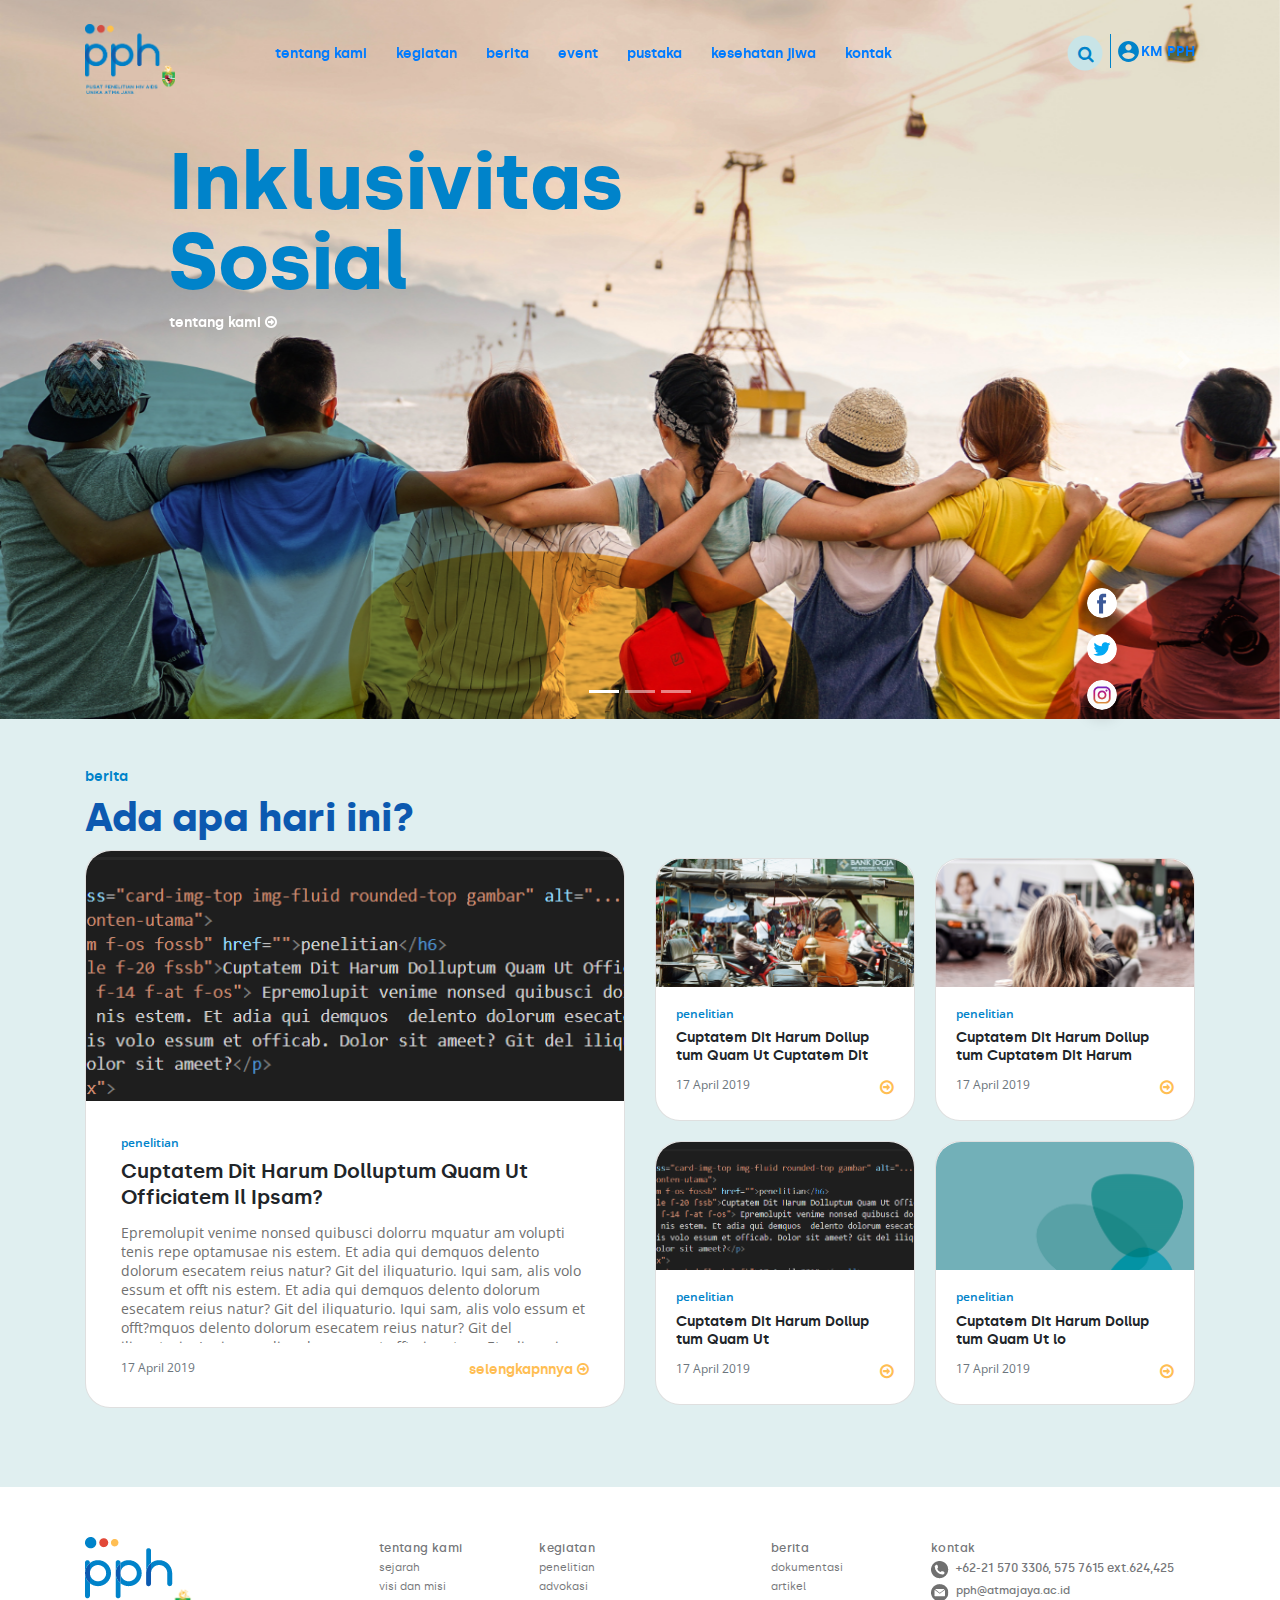
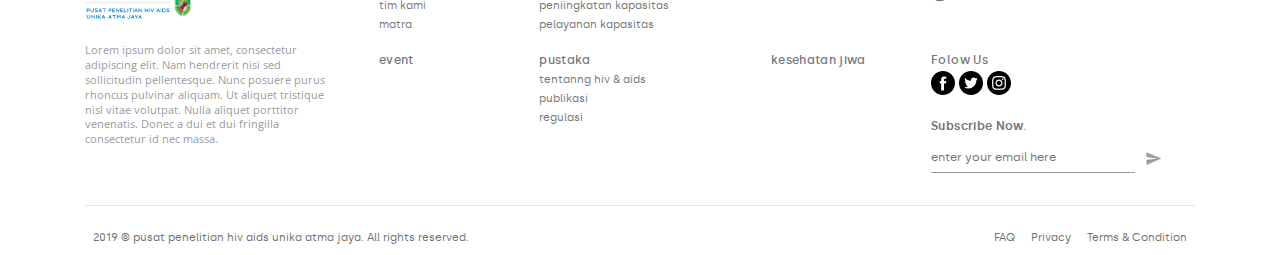
<file: index.html>
<!DOCTYPE html>
<html lang="en">

<head>
    <meta charset="utf-8">
    <meta http-equiv="X-UA-Compatible" content="IE=edge">
    <meta name="viewport" content="width=device-width, initial-scale=1">
    <title>index</title>
    
    <!-- Bootstrap -->
    <link rel="stylesheet" href="https://stackpath.bootstrapcdn.com/font-awesome/4.7.0/css/font-awesome.min.css">
    <link href="https://stackpath.bootstrapcdn.com/bootstrap/4.3.1/css/bootstrap.min.css" rel="stylesheet" integrity="sha384-ggOyR0iXCbMQv3Xipma34MD+dH/1fQ784/j6cY/iJTQUOhcWr7x9JvoRxT2MZw1T" crossorigin="anonymous">
   
    
    <!-- my css -->
    <link href="css/index.css" rel="stylesheet">
    <link rel="stylesheet" href="css/header-footer.css">


    <!-- font -->
    <link href="https://fonts.googleapis.com/css?family=Open+Sans:300,300i,400,400i,600,600i,700,700i,800,800i&display=swap" rel="stylesheet">
    
    <style>
    @font-face {
        font-family: 'silkaregular';
    src: url('font/Silka-Complete-Webfont/Silka-Roman-Webfont/silka-regular-webfont.woff') format('woff');
    font-weight: normal;
    font-style: normal;
    }

    @font-face {
        font-family: 'silkabold';
        src: url('font/Silka-Complete-Webfont/Silka-Roman-Webfont/silka-bold-webfont.woff') format('woff');
    font-weight: normal;
    font-style: normal;
    }

    @font-face {
        font-family: 'silkalight';
        src: url('font/Silka-Complete-Webfont/Silka-Roman-Webfont/silka-light-webfont.woff') format('woff');
    font-weight: normal;
    font-style: normal;
    }

    @font-face {
        font-family: 'silkamedium';
        src: url('font/Silka-Complete-Webfont/Silka-Roman-Webfont/silka-medium-webfont.woff') format('woff');
    font-weight: normal;
    font-style: normal;
    }

    @font-face {
        font-family: 'silkasemibold';
        src: url('font/Silka-Complete-Webfont/Silka-Roman-Webfont/silka-semibold-webfont.woff') format('woff');
    font-weight: normal;
    font-style: normal;
    }

    @font-face {
        font-family: 'silkaregular_italic';
        src: url('font/Silka-Complete-Webfont/Silka-Italic-Webfont/silka-regularitalic-webfont.woff') format('woff');
    font-weight: normal;
    font-style: normal;
    }
    </style>
    

</head>

<body>
    <!-- navbar -->
    <header>
        <nav class="navbar fixed-top navbar-expand-md justify-content-center opaque-navbar f-14 fssb" >
            <div class="container">
                <a class="navbar-brand pt-3" href="index.html"><img src="logo/LogoPPH-01.png" width="90" alt=""></a>
                <button class="navbar-toggler" type="button" data-toggle="collapse" data-target="#collapsingNavbar2" aria-controls="navbarSupportedContent" aria-expanded="false" aria-label="Toggle navigation">
                    <span class="navbar-toggler-icon"><i class="fa fa-bars f-bt" aria-hidden="true"></i></span>
                    <span class="navbar-toggler-icon"> <i class="fa fa-user-circle f-bt" aria-hidden="true"></i></span>
                </button>
                <!-- <button class="navbar-toggler " type="button" data-toggle="collapse" data-target="#collapsingNavbar2" aria-controls="navbarSupportedContent" aria-expanded="false" aria-label="Toggle navigation">
                    <span class="navbar-toggler-icon"><img src="images/navbar-account.png" alt="" srcset=""></span>
                </button> -->
                <div class="navbar-collapse collapse justify-content-between align-items-center w-100" id="collapsingNavbar2">
                    <ul class="navbar-nav text-center">
                        <li class="nav-item active">
                            <a class="nav-link" href="tentang-kami.html">tentang kami <span class="sr-only">(current)</span></a>
                        </li>
                        <li class="nav-item">
                            <a class="nav-link" href="aktivitas.html">kegiatan</a>
                        </li>
                        <li class="nav-item dropdown">
                            <a class="nav-link dropdown-toggle" id="navbarDropdown" role="button" data-toggle="dropdown" aria-haspopup="true" aria-expanded="false" href="#">berita</a>
                            <div class="dropdown-menu" aria-labelledby="navbarDropdown">
                                <a class="dropdown-item f-at f-14 fsm j-dd" href="dukomentasi.html">Dokumentasi</a>
                                <a class="dropdown-item f-at f-14 fsm j-dd" href="artikel.html">Artikel</a>
                                <a class="dropdown-item f-at f-14 fsm j-dd" href="detail-artikel.html">Detail Artikel</a>
                                <a class="dropdown-item f-at f-14 fsm j-dd" href="detail-pustaka.html">Detail Pustaka</a>
                            </div>
                        </li>
                        <li class="nav-item">
                            <a class="nav-link" href="event.html">event</a>
                        </li>
                        <li class="nav-item">
                            <a class="nav-link" href="pustaka.html">pustaka</a>
                        </li>
                        <li class="nav-item">
                            <a class="nav-link" href="kesehatanjiwa.html">kesehatan jiwa</a>
                        </li>
                        <li class="nav-item">
                            <a class="nav-link" href="kontak.html">kontak</a>
                        </li>

                    </ul>
                    <ul class="nav navbar-nav flex-row justify-content-center flex-nowrap">
                        <li class="nav-item">
                          <div class="icon-cari">
                            <form class="search" action="">
                              <input class="inputCari"  placeholder="ketik kata kunci">
                              <i class="cari fa fa-search"></i>
                            </form>
                          </div>
                            <!-- <a class="nav-link" id="searchBox" href=""><img src="images/baseline-search-24px.png" alt="" srcset=""></a>  -->
                        </li>
                        <!-- <li class="nav-item"><a class="nav-link" href=""><img class="icon-search" src="images/baseline-search-24px.png" alt="" srcset=""></a> </li> -->
                        <li class="nav-item"><img class="batasAkun" src="images/Line 1.png" alt="" srcset=""></li>
                        <li class="nav-item "><div class=" linkAkun"><img class="gambar-acount" src="icon/account-24px.svg" alt="" srcset=""><a href="">KM PPH</a></div> </li>
                        <!-- <li class="nav-item"><a class="nav-link" href="">KM PPH</a> </li> -->
                    </ul>
                </div>
            </div>
        </nav>
    </header>
    <!-- penutup nav-->

    <!-- sidebar sosial media -->
    <aside id="hide-sidebar">
        <div class="container">
            <div class="row">
                <div class="col-md-1">
                    <ul class="list-unstyled">
                        <li class="p-2"><a href=""><img class="shadow rounded-circle side" src="icon/004-facebook-logo-color-button.svg" alt=""></a></li>
                        <li class="p-2"><a href=""><img class="shadow rounded-circle side" src="icon/003-twitter-logo-color-button.svg" alt=""></a></li>
                        <li class="p-2"><a href=""><img class="shadow rounded-circle side" src="icon/002-instagram-color.svg" alt=""></a></li>
                    </ul>
                </div>
            </div>
        </div>
    </aside>
    <!-- tutup sidebar sosial media -->

    <!-- new slide bar -->
    <section>
        <div class="bd-example">
            <div id="carouselExampleCaptions" class="carousel slide" data-ride="carousel">
              <ol class="carousel-indicators">
                <li data-target="#carouselExampleCaptions" data-slide-to="0" class="active"></li>
                <li data-target="#carouselExampleCaptions" data-slide-to="1"></li>
                <li data-target="#carouselExampleCaptions" data-slide-to="2"></li>
              </ol>
              <div class="carousel-inner">
                <div class="carousel-item active">
                  <img src="images/landing_01.png"  alt="...">
                  <div class="carousel-caption ">
                    <div class="container">
                        <div class="row justify-content-start">
                            <div class="col-md-5 align-self-center">
                                <h1 class="hero-title fsb pr-1">Inklusivitas <br>Sosial </h1>
                                <p><a class=" btn-lg hero-button f-14 fssb" role="button" href="#">tentang kami   <i class="fa fa-arrow-circle-o-right"></i></a></p>
                            </div>
                        </div>
                    </div>
                  </div>
                </div>
                <div class="carousel-item">
                  <img src="images/landing_02.png"  alt="...">
                  <div class="carousel-caption ">
                    <div class="container">
                        <div class="row justify-content-start">
                            <div class="col-md-5 align-self-center">
                                <h1 class="hero-title fsb pr-1">Kegiatan <br>kami</h1>
                                <p><a class=" btn-lg hero-button f-14 fssb" role="button" href="#">tentang kami    <i class="fa fa-arrow-circle-o-right"></i></a></p>
                            </div>
                        </div>
                    </div>
                  </div>
                </div>
                <div class="carousel-item">
                  <img src="images/landing_3.png"  alt="...">
                  <div class="carousel-caption ">
                    <div class="container">
                        <div class="row justify-content-start">
                            <div class="col-md-5 align-self-center">
                                <h1 class="hero-title fsb pr-1">Upcoming <br> Event</h1>
                                <p><a class=" btn-lg hero-button f-14 fssb" role="button" href="#">tentang kami    <i class="fa fa-arrow-circle-o-right"></i></a></p>
                            </div>
                        </div>
                    </div>
                  </div>
                </div>
              </div>
              <a class="carousel-control-prev" href="#carouselExampleCaptions" role="button" data-slide="prev">
                <span class="carousel-control-prev-icon" aria-hidden="true"></span>
                <span class="sr-only">Previous</span>
              </a>
              <a class="carousel-control-next" href="#carouselExampleCaptions" role="button" data-slide="next">
                <span class="carousel-control-next-icon" aria-hidden="true"></span>
                <span class="sr-only">Next</span>
              </a>
            </div>
          </div>
        </section>
        <!-- tutup slide -->

    <!-- konten -->
    <section id="konten">
        <div class="container">
            <div class="row">
                <div class="col-12">
                    <h6 class="f-14 f-bm fssb" >berita</h6>
                    <h2 class="f-40 f-bt f-t fsb" >Ada apa hari ini?</h2>
                </div>
            </div>

            <div class="row">
                <div class="col-md-6 " >
                    <div class="card " >
                        <img src="images/kotak.png"  class="card-img-top img-fluid rounded-top gambar" alt="...">
                        <div class="card-body konten-utama">
                            <h6 class="f-12 f-bm f-os fossb" href="">penelitian</h6>
                            <h4 class="card-title judul-a f-20 fssb">Cuptatem Dit Harum Dolluptum Quam Ut Officiatem Il Ipsam?</h4>
                            <p class="card-text isi-a f-14 f-at f-os"> Epremolupit venime nonsed quibusci dolorru mquatur am  volupti tenis
                                 repe optamusae nis estem. Et adia qui demquos  delento dolorum esecatem reius natur? Git del iliquaturio.
                                  Iqui  sam, alis volo essum et offt  nis estem. Et adia qui demquos  delento dolorum esecatem reius natur? Git del iliquaturio.
                                  Iqui  sam, alis volo essum et offt?mquos  delento dolorum esecatem reius natur? Git del iliquaturio.
                                  Iqui  sam, alis volo essum et offt  nis estem. Et adia qui demquos  delento dolorum esecatem reius natur? Git del iliquaturio.
                                  Iqui  sam, alis volo essum et ofmquos  delento dolorum esecatem reius natur? Git del iliquaturio.
                                  Iqui  sam, alis volo essum et offt  nis estem. Et adia qui demquos  delento dolorum esecatem reius natur? Git del iliquaturio.
                                  Iqui  sam, alis volo essum et of</p>
                            <div class="clearfix">
                                <small class="text-muted float-left">17 April 2019 </small>
                                <a href="" class="f-k float-right fssb f-14"> selengkapnnya <i class="fa fa-arrow-circle-o-right"></i></a>
                            </div>
                        </div>
                    </div>
                </div>

                <!-- card loop 4x -->
                <div class="col-md-6" >
                    <div class="card-columns"> 
                        <!-- card loop -->
                        <div class="card mt-2" >
                            <img src="images/berita1.png" class="card-img-top img-fluid gambar2 rounded-top " alt="...">
                            <div class="card-body ">
                                <h6 class="f-12 f-bm f-os fossb" href="">penelitian</h6>
                                <h5 class="card-title judul-b f-14 fssb">Cuptatem Dit Harum Dollup tum   Quam Ut Cuptatem Dit Harum Dollup tum   Quam UtCuptatem Dit Harum Dollup tum   Quam Ut</h5>
                                <div class="clearfix">
                                    <small class="text-muted float-left">17 April 2019 </small>
                                    <a href="" class="float-right"> <i class="f-k fa fa-arrow-circle-o-right"></i></a>
                                </div>
                            </div>
                        </div>
                        <!-- tutup card loop -->

                        <div class="card mt-2" >
                            <img src="images/kotak.png" class="card-img-top img-fluid gambar2 rounded-top" alt="...">
                            <div class="card-body">
                                <h6 class="f-12 f-bm f-os fossb" href="">penelitian</h6>
                                <h5 class="card-title judul-b f-14 fssb">Cuptatem Dit Harum Dollup tum   Quam Ut </h5>
                                <div class="clearfix">
                                    <small class="text-muted float-left">17 April 2019 </small>
                                    <a href="" class="float-right"> <i class="f-k fa fa-arrow-circle-o-right"></i></a>
                                </div>
                            </div>
                        </div>
                        
                        <div class="card mt-2" >
                            <img src="images/berita3.png" class="card-img-top img-fluid gambar2 rounded-top" alt="...">
                            <div class="card-body">
                                <h6 class="f-12 f-bm f-os fossb" href="">penelitian</h6>
                                <h5 class="card-title judul-b f-14 fssb">Cuptatem Dit Harum Dollup tum  Cuptatem Dit Harum Dollup tum  Quam Ut Cuptatem Dit Harum Dollup tum   Quam Ut </h5>
                                <div class="clearfix">
                                    <small class="text-muted float-left">17 April 2019 </small>
                                    <a href="" class="float-right"> <i class="f-k fa fa-arrow-circle-o-right"></i></a>
                                </div>
                            </div>
                        </div>

                        <div class="card mt-2" >
                            <img src="images/berita4.png" class="card-img-top img-fluid gambar2 rounded-top" alt="...">
                            <div class="card-body">
                                <h6 class="f-12 f-bm f-os fossb" href="">penelitian</h6>
                                <h5 class="card-title judul-b f-14 fssb">Cuptatem Dit Harum Dollup tum   Quam Ut lo </h5>
                                <div class="clearfix">
                                    <small class="text-muted float-left">17 April 2019 </small>
                                    <a href="" class="float-right"> <i class="f-k fa fa-arrow-circle-o-right"></i></a>
                                </div>
                            </div>
                        </div>
                    </div>
                    <!-- tutup card group -->
                </div>
                <!--tutup card loop 4x -->

            </div>
        </div>
    </section>
    <!-- tutup konten -->

    <!-- Footer section -->
    <div class="section" id="footer">
        <div class="container">
            <div class="row">
                <!-- footer baris ke 1 kolom ke 1 -->

                <div class="col-md-3">
                    <img id="footer-logo" src="images/LOGO.png">
                    <p class="text-logo">Lorem ipsum dolor sit amet, consectetur adipiscing elit. Nam hendrerit nisi sed sollicitudin pellentesque. Nunc posuere purus rhoncus pulvinar aliquam. Ut aliquet tristique nisl vitae volutpat. Nulla aliquet porttitor venenatis. Donec a dui et dui fringilla consectetur id nec massa.</p>
                </div>
                <div class="col-md-9">

                    <!-- footer baris ke 1 kolem ke 2 -->
                    <div class="row justify-content-around">
                        <div class="col-md-2" id="hide-footer">
                            <ul class="list-unstyled">
                                <li><a class="footer-head" href="">tentang kami</a></li>
                                <li><a class="footer-item" href="">sejarah</a></li>
                                <li><a class="footer-item" href="">visi dan misi</a></li>
                                <li><a class="footer-item" href="">tim kami</a></li>                                
                                <li><a class="footer-item" href="">matra</a></li>
                            </ul>
                        </div>
                        <!-- id="hide-footer" -->
                        <div class="col-md-3  " id="hide-footer"  >
                            <ul class="list-unstyled">
                                <li><a class="footer-head" href="">kegiatan</a></li>
                                <li><a class="footer-item" href="">penelitian</a></li>
                                <li><a class="footer-item" href="">advokasi</a></li>
                                <li><a class="footer-item" href="">peniingkatan kapasitas</a></li>
                                <li><a class="footer-item" href="">pelayanan kapasitas</a></li>
                            </ul>
                        </div>
                        <div class="col-md-2" id="hide-footer">
                            <ul class="list-unstyled">
                                <li><a class="footer-head" href="">berita</a></li>
                                <li><a class="footer-item" href="">dokumentasi</a></li>
                                <li><a class="footer-item" href="">artikel</a></li>
                            </ul>
                        </div>
                        <div class="col-md-4">
                            <ul class="list-unstyled">
                                <li><a class="footer-head" href="">kontak</a></li>
                                <li class="f-item-contact"><img class="mr-1" src="images/phone-icon.png" alt="" srcset=""> +62-21 570 3306, 575 7615 ext.624,425</li>
                                <li class="f-item-mail"><img class="mr-1" src="images/mail-icon.png" alt="" srcset=""></i> pph@atmajaya.ac.id</li>
                            </ul>
                        </div>
                    </div>

                    <!-- footer baris ke 2  kolom ke 2 -->
                    <div class="row justify-content-around">
                        <div class="col-md-2" id="hide-footer">
                            <ul class="list-unstyled">
                              <li><a class="footer-head" href="">event</a></li>
                            </ul>
                        </div>
                        <div class="col-md-3" id="hide-footer">
                            <ul class="list-unstyled">
                                <li><a class="footer-head" href="">pustaka</a></li>
                                <li><a class="footer-item" href="">tentanng hiv & aids</a></li>
                                <li><a class="footer-item" href="">publikasi</a></li>
                                <li><a class="footer-item" href="">regulasi</a></li>
                            </ul>
                        </div>
                        <div class="col-md-2" id="hide-footer">
                            <ul class="list-unstyled">
                              <li><a class="footer-head" href="">kesehatan jiwa</a></li>
                            </ul>
                        </div>
                        <div class="col-md-4">
                            <ul class="list-unstyled">
                                <li><a class="footer-head" href="">Folow Us</a></li>
                                <a href="#"> <img class="icon-sn" src="icon/004-facebook-logo-button.svg" alt="" srcset="" ></a>
                                <a href="#"> <img class="icon-sn" src="icon/003-twitter-logo-button.svg" alt="" srcset=""></a>
                                <a href="#"> <img class="icon-sn" src="icon/002-instagram.svg" alt="" srcset=""></a>
                                <br>
                                <br>
                                <h5 class="subscribe"> Subscribe Now.</h5>
                                <form action="" class="form-sub">
                                    <input  type="email" name="email" id="email" placeholder="enter your email here">
                                    <button  type="submit"><img src="images/sub-icon.png" class="" alt="" srcset=""></button>
                                </form>
                            </ul>
                        </div>
                    </div>
                </div>
            </div>
            <hr><!-- pembatas -->
        </div>
    </div>
    <!-- tutup footer section -->

    <footer class="copyright">
        <div class="container">
            <div class="d-flex">
              <div class="p-2 mr-auto f-at f-11">2019 © pusat penelitian hiv aids unika atma jaya. All rights reserved.</div>
              <div class="p-2 f-at f-11" id="hide-footer">FAQ</div>
              <div class="p-2 f-at f-11" id="hide-footer">Privacy</div>
              <div class="p-2 f-at f-11" id="hide-footer">Terms & Condition</div>
            </div>
        </div>
    </footer>

    <!-- bootsrap -->
    <script src="https://code.jquery.com/jquery-3.3.1.slim.min.js" integrity="sha384-q8i/X+965DzO0rT7abK41JStQIAqVgRVzpbzo5smXKp4YfRvH+8abtTE1Pi6jizo" crossorigin="anonymous"></script>
    <script src="https://cdnjs.cloudflare.com/ajax/libs/popper.js/1.14.7/umd/popper.min.js" integrity="sha384-UO2eT0CpHqdSJQ6hJty5KVphtPhzWj9WO1clHTMGa3JDZwrnQq4sF86dIHNDz0W1" crossorigin="anonymous"></script>
    <script src="https://stackpath.bootstrapcdn.com/bootstrap/4.3.1/js/bootstrap.min.js" integrity="sha384-JjSmVgyd0p3pXB1rRibZUAYoIIy6OrQ6VrjIEaFf/nJGzIxFDsf4x0xIM+B07jRM" crossorigin="anonymous"></script>
    
    <!-- scrol navbar trasnparan ke solid -->
    <script src="js/scroll-nav.js"></script>
    
</html>
</file>
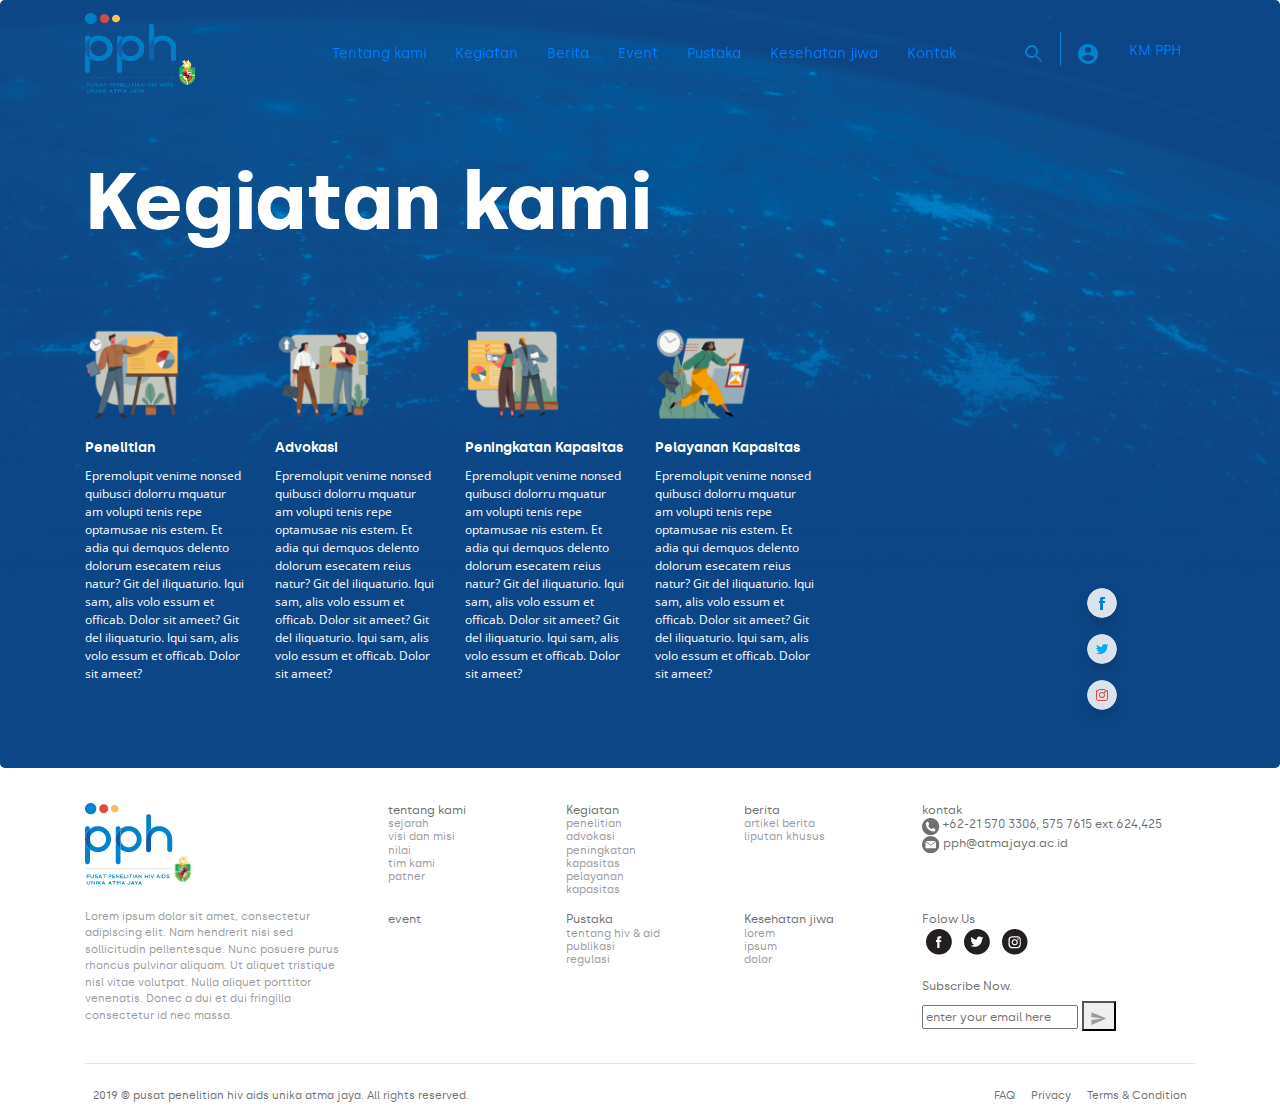
<file: aktivitas.html>
<!DOCTYPE html>
<html lang="en">
<head>
    <meta charset="utf-8">
    <meta http-equiv="X-UA-Compatible" content="IE=edge">
    <meta name="viewport" content="width=device-width, initial-scale=1">
    <title>Aktivitas</title>
    <!-- Bootstrap -->
    <link rel="stylesheet" href="https://stackpath.bootstrapcdn.com/font-awesome/4.7.0/css/font-awesome.min.css">
      
    <link href="https://stackpath.bootstrapcdn.com/bootstrap/4.3.1/css/bootstrap.min.css" rel="stylesheet" integrity="sha384-ggOyR0iXCbMQv3Xipma34MD+dH/1fQ784/j6cY/iJTQUOhcWr7x9JvoRxT2MZw1T" crossorigin="anonymous">
    
    <link rel="stylesheet" href="css/header-footer.css">
    <link href="css/aktivitas.css" rel="stylesheet">

    <!-- font -->
    <link href="https://fonts.googleapis.com/css?family=Open+Sans:300,300i,400,400i,600,600i,700,700i,800,800i&display=swap" rel="stylesheet">

    <style>
    @font-face {
        font-family: 'silkaregular';
    src: url('font/Silka-Complete-Webfont/Silka-Roman-Webfont/silka-regular-webfont.woff') format('woff');
    font-weight: normal;
    font-style: normal;
    }

    @font-face {
        font-family: 'silkabold';
        src: url('font/Silka-Complete-Webfont/Silka-Roman-Webfont/silka-bold-webfont.woff') format('woff');
    font-weight: normal;
    font-style: normal;
    }

    @font-face {
        font-family: 'silkalight';
        src: url('font/Silka-Complete-Webfont/Silka-Roman-Webfont/silka-light-webfont.woff') format('woff');
    font-weight: normal;
    font-style: normal;
    }

    @font-face {
        font-family: 'silkamedium';
        src: url('font/Silka-Complete-Webfont/Silka-Roman-Webfont/silka-medium-webfont.woff') format('woff');
    font-weight: normal;
    font-style: normal;
    }

    @font-face {
        font-family: 'silkasemibold';
        src: url('font/Silka-Complete-Webfont/Silka-Roman-Webfont/silka-semibold-webfont.woff') format('woff');
    font-weight: normal;
    font-style: normal;
    }

    @font-face {
        font-family: 'silkaregular_italic';
        src: url('font/Silka-Complete-Webfont/Silka-Italic-Webfont/silka-regularitalic-webfont.woff') format('woff');
    font-weight: normal;
    font-style: normal;
    }
    </style>
</head>
<body>
  <!-- navbar -->
  <header>
      <nav class="navbar fixed-top navbar-expand-md justify-content-center opaque-navbar f-14" >
          <div class="container">
              <a class="navbar-brand" href="index.html"><img src="logo/LogoPPH-01.png" width="110" height="80" alt=""></a>
              <button class="navbar-toggler" type="button" data-toggle="collapse" data-target="#collapsingNavbar2" aria-controls="navbarSupportedContent" aria-expanded="false" aria-label="Toggle navigation">
                  <span class="navbar-toggler-icon"><img src="images/icon-navbar.png" alt="" srcset=""></span>
                  <span class="navbar-toggler-icon"><img src="images/navbar-account.png" alt="" srcset=""></span>
              </button>
              <!-- <button class="navbar-toggler " type="button" data-toggle="collapse" data-target="#collapsingNavbar2" aria-controls="navbarSupportedContent" aria-expanded="false" aria-label="Toggle navigation">
                  <span class="navbar-toggler-icon"><img src="images/navbar-account.png" alt="" srcset=""></span>
              </button> -->
              <div class="navbar-collapse collapse justify-content-between align-items-center w-100" id="collapsingNavbar2">
                  <ul class="navbar-nav mx-auto text-center">
                      <li class="nav-item active">
                          <a class="nav-link" href="tentang-kami.html">Tentang kami <span class="sr-only">(current)</span></a>
                      </li>
                      <li class="nav-item">
                          <a class="nav-link" href="aktivitas.html">Kegiatan</a>
                      </li>
                      <li class="nav-item dropdown">
                          <a class="nav-link dropdown-toggle" id="navbarDropdown" role="button" data-toggle="dropdown" aria-haspopup="true" aria-expanded="false" href="#">Berita</a>
                          <div class="dropdown-menu" aria-labelledby="navbarDropdown">
                              <a class="dropdown-item" href="dukomentasi.html">Dokumentasi</a>
                              <a class="dropdown-item" href="artikel.html">Artikel</a>
                              <a class="dropdown-item" href="detail-artikel.html">Detail Artikel</a>
                          </div>
                      </li>
                      <li class="nav-item">
                          <a class="nav-link" href="event.html">Event</a>
                      </li>
                      <li class="nav-item">
                          <a class="nav-link" href="pustaka.html">Pustaka</a>
                      </li>
                      <li class="nav-item">
                          <a class="nav-link" href="kesehatanjiwa.html">Kesehatan jiwa</a>
                      </li>
                      <li class="nav-item">
                          <a class="nav-link" href="kontak.html">Kontak</a>
                      </li>
                  </ul>
                  <ul class="nav navbar-nav flex-row justify-content-center flex-nowrap">
                      <li class="nav-item"><a class="nav-link" href=""><img src="images/baseline-search-24px.png" alt="" srcset=""></a> </li>
                      <li class="nav-item"><img src="images/Line 1.png" alt="" srcset=""></li>
                      <li class="nav-item"><a class="nav-link" href=""><img src="images/baseline-account_circle-24px.png" alt="" srcset=""></a> </li>
                      <li class="nav-item"><a class="nav-link" href="">KM PPH</a> </li>
                  </ul>
              </div>
          </div>
      </nav>
  </header>
  <!-- penutup nav-->

  <!-- sidebar sosial media -->
  <aside id="hide-sidebar">
        <div class="container">
            <div class="row">
                <div class="col-md-1">
                    <ul class="list-unstyled">
                        <li class="p-2"><a href=""><img class="shadow rounded-circle" src="images/fb-white-icon.png" alt=""></a></li>
                        <li class="p-2"><a href=""><img class="shadow rounded-circle" src="images/tw-white-icon.png" alt=""></a></li>
                        <li class="p-2"><a href=""><img class="shadow rounded-circle" src="images/ig-white-icon.png" alt=""></a></li>
                    </ul>
                </div>
            </div>
        </div>
    </aside>
    <!-- tutup sidebar sosial media -->

    <!-- landing -->
    <div class="jumbotron">
        <div class="container">
          <h1 class="display-4 fsb">Kegiatan kami</h1>
        </div>
    </div>
    <!-- tutup landing -->

    <section class="aktivitas" id="aktivitas">
    
            <div class="container">
                <div class="row justify-content-start">
                    <div class="col-md-2 col-6">
                        <div class="card">
                         <img src="images/kegiatan/kegiatan_kami_kegiatan_kami_penelitian_02@2x.png" class="card-img-top" alt="...">
                         <div class="card-body">
                           <h6 class="card-title ">Penelitian</h6>
                           <p class="card-text f-12 f-os">Epremolupit venime nonsed quibusci dolorru mquatur am  volupti tenis repe optamusae nis estem. Et adia qui demquos  delento dolorum esecatem reius natur? Git del iliquaturio. Iqui  sam, alis volo essum et officab. Dolor sit ameet? Git del iliquaturio. Iqui  sam, alis volo essum et officab. Dolor sit ameet?</p>
                         </div>
                       </div>
                    </div>
                    <div class="col-md-2 col-6">
                      <div class="card">
                        <img src="images/kegiatan/kegiatan_kami_advokasi_02@2x.png" class="card-img-top" alt="...">
                        <div class="card-body">
                          <h6 class="card-title ">Advokasi</h6>
                          <p class="card-text f-12 f-os">Epremolupit venime nonsed quibusci dolorru mquatur am  volupti tenis repe optamusae nis estem. Et adia qui demquos  delento dolorum esecatem reius natur? Git del iliquaturio. Iqui  sam, alis volo essum et officab. Dolor sit ameet? Git del iliquaturio. Iqui  sam, alis volo essum et officab. Dolor sit ameet?</p>
                        </div>
                      </div>
                    </div>
                    <div class="col-md-2 col-6">
                      <div class="card">
                        <img src="images/kegiatan/kegiatan_kami_kapasitas_01@2x.png"  class="card-img-top" alt="...">
                        <div class="card-body">
                          <h6 class="card-title ">Peningkatan Kapasitas</h6>
                          <p class="card-text f-12 f-os">Epremolupit venime nonsed quibusci dolorru mquatur am  volupti tenis repe optamusae nis estem. Et adia qui demquos  delento dolorum esecatem reius natur? Git del iliquaturio. Iqui  sam, alis volo essum et officab. Dolor sit ameet? Git del iliquaturio. Iqui  sam, alis volo essum et officab. Dolor sit ameet?</p>
                        </div>
                      </div>
                    </div>
                    <div class="col-md-2 col-6">
                      <div class="card">
                        <img src="images/kegiatan/kegiatan_kami_komunitas_01@2x.png" class="card-img-top" alt="...">
                        <div class="card-body">
                          <h6 class="card-title ">Pelayanan Kapasitas</h6>
                          <p class="card-text f-12 f-os">Epremolupit venime nonsed quibusci dolorru mquatur am  volupti tenis repe optamusae nis estem. Et adia qui demquos  delento dolorum esecatem reius natur? Git del iliquaturio. Iqui  sam, alis volo essum et officab. Dolor sit ameet? Git del iliquaturio. Iqui  sam, alis volo essum et officab. Dolor sit ameet?</p>
                        </div>
                      </div>
                    </div>
                  </div>
            </div>
       
    </section>

        <!-- Footer section -->
        <div class="section" id="footer">
            <div class="container">
                <div class="row">
                    <!-- footer baris ke 1 kolom ke 1 -->
    
                    <div class="col-md-3">
                        <img id="footer-logo" src="images/LOGO.png">
                    
                        <p class="f-am f-11 p-foot">Lorem ipsum dolor sit amet, consectetur adipiscing elit. Nam hendrerit nisi sed sollicitudin pellentesque. Nunc posuere purus rhoncus pulvinar aliquam. Ut aliquet tristique nisl vitae volutpat. Nulla aliquet porttitor venenatis. Donec a dui et dui fringilla consectetur id nec massa.</p>
                    </div>
                    <div class="col">
    
                        <!-- footer baris ke 1 kolem ke 2 -->
                        <div class="row justify-content-around">
                            <div class="col-md-2" id="hide-footer">
                                <ul class="list-unstyled">
                                    <li class="f-at f-12">tentang kami</li>
                                    <li class="f-am f-11">sejarah</li>
                                    <li class="f-am f-11">visi dan misi</li>
                                    <li class="f-am f-11">nilai</li>
                                    <li class="f-am f-11">tim kami</li>
                                    <li class="f-am f-11">patner</li>
                                </ul>
                            </div>
                            <!-- id="hide-footer" -->
                            <div class="col-md-2  " id="hide-footer"  >
                                <ul class="list-unstyled">
                                    <li class="f-at f-12">Kegiatan</li>
                                    <li class="f-am f-11">penelitian</li>
                                    <li class="f-am f-11">advokasi</li>
                                    <li class="f-am f-11">peningkatan kapasitas</li>
                                    <li class="f-am f-11">pelayanan kapasitas</li>
                                </ul>
                            </div>
                            <div class="col-md-2" id="hide-footer">
                                <ul class="list-unstyled">
                                    <li class="f-at f-12">berita</li>
                                    <li class="f-am f-11">artikel berita</li>
                                    <li class="f-am f-11">liputan khusus</li>
                                </ul>
                            </div>
                            <div class="col-md-4">
                                <ul class="list-unstyled">
                                    <li class="f-12 f-at">kontak</li>
                                    <li class="f-12 f-at"><img src="images/phone-icon.png" alt="" srcset=""> +62-21 570 3306, 575 7615 ext.624,425</li>
                                    <li class="f-12 f-at"><img src="images/mail-icon.png" alt="" srcset=""></i> pph@atmajaya.ac.id</li>
                                </ul>
                            </div>
                        </div>
    
                        <!-- footer baris ke 2  kolom ke 2 -->
                        <div class="row justify-content-around">
                            <div class="col-md-2" id="hide-footer">
                                <ul class="list-unstyled">
                                    <li class="f-at f-12">event</li>
                                </ul>
                            </div>
                            <div class="col-md-2" id="hide-footer">
                                <ul class="list-unstyled">
                                    <li class="f-at f-12">Pustaka</li>
                                    <li class="f-am f-11">tentang hiv & aid</li>
                                    <li class="f-am f-11">publikasi</li>
                                    <li class="f-am f-11">regulasi</li>
                                </ul>
                            </div>
                            <div class="col-md-2" id="hide-footer">
                                <ul class="list-unstyled">
                                    <li class="f-at f-12">Kesehatan jiwa</li>
                                    <li class="f-am f-11">lorem</li>
                                    <li class="f-am f-11">ipsum</li>
                                    <li class="f-am f-11">dolor</li>
                                </ul>
                            </div>
                            <div class="col-md-4">
                                <ul class="list-unstyled">
                                    <li class="f-at f-12">Folow Us</li>
                                    <a class="p-1" href="#"> <img src="images/fb-icon.png" alt="" srcset=""></a>
                                    <a class="p-1" href="#"> <img src="images/tw-icon.png" alt="" srcset=""></a>
                                    <a class="p-1" href="#"> <img src="images/ig-icon.png" alt="" srcset=""></a>
                                    <br>
                                    <br>
                                    <h5 class="f-at f-12"> Subscribe Now.</h5>
                                    <form action="">
                                        <input class="form-sub f-12 fam" type="email" name="email" id="email" placeholder="enter your email here">
                                        <button class="submit" type="submit"><img src="images/sub-icon.png" class="" alt="" srcset=""></button>
                                    </form>
                                    
                                </ul>
                            </div>
                        </div>
                    </div>
                </div>
                <hr><!-- pembatas -->
            </div>
        </div>
        <!-- tutup footer section -->
    
        <footer class="">
            <div class="container">
                <div class="d-flex">
                  <div class="p-2 mr-auto f-at f-11">2019 © pusat penelitian hiv aids unika atma jaya. All rights reserved.</div>
                  <div class="p-2 f-at f-11" id="hide-footer">FAQ</div>
                  <div class="p-2 f-at f-11" id="hide-footer">Privacy</div>
                  <div class="p-2 f-at f-11" id="hide-footer">Terms & Condition</div>
                </div>
            </div>
        </footer>


    <!-- bootstrap -->
    <script src="https://code.jquery.com/jquery-3.3.1.slim.min.js" integrity="sha384-q8i/X+965DzO0rT7abK41JStQIAqVgRVzpbzo5smXKp4YfRvH+8abtTE1Pi6jizo" crossorigin="anonymous"></script>
    <script src="https://cdnjs.cloudflare.com/ajax/libs/popper.js/1.14.7/umd/popper.min.js" integrity="sha384-UO2eT0CpHqdSJQ6hJty5KVphtPhzWj9WO1clHTMGa3JDZwrnQq4sF86dIHNDz0W1" crossorigin="anonymous"></script>
    <script src="https://stackpath.bootstrapcdn.com/bootstrap/4.3.1/js/bootstrap.min.js" integrity="sha384-JjSmVgyd0p3pXB1rRibZUAYoIIy6OrQ6VrjIEaFf/nJGzIxFDsf4x0xIM+B07jRM" crossorigin="anonymous"></script>

    <!-- scrol navbar trasnparan ke solid -->
    <script src="js/scroll-nav.js"></script>
</body>
</html>
</file>
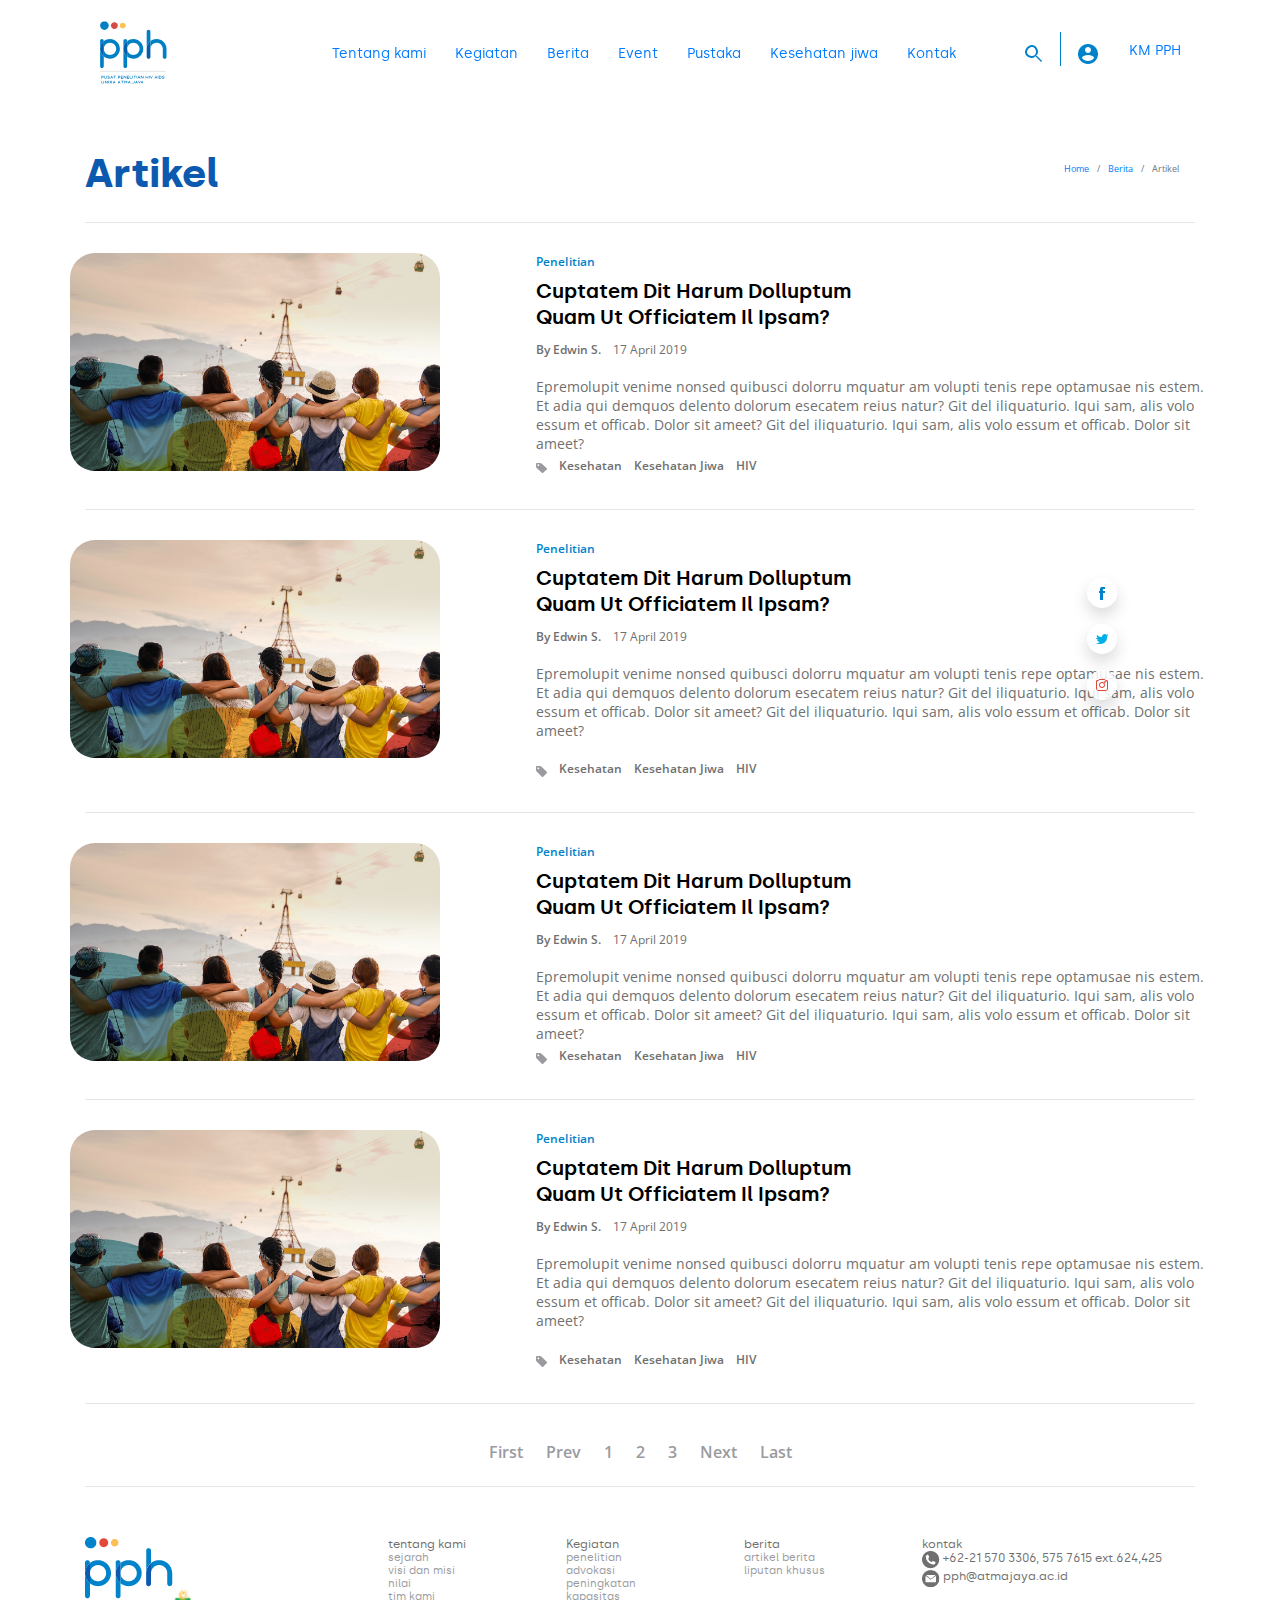
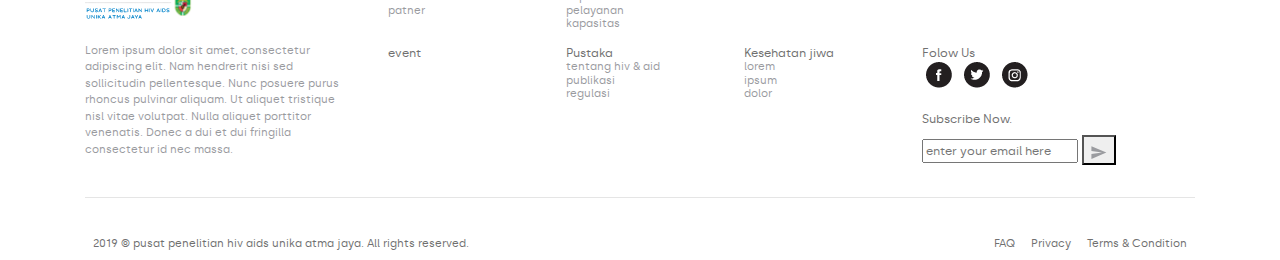
<file: artikel.html>
<!DOCTYPE html>
<html lang="en">
<head>
    <meta charset="UTF-8">
    <meta name="viewport" content="width=device-width, initial-scale=1.0">
    <meta http-equiv="X-UA-Compatible" content="ie=edge">
    <title>Penelitian</title>
    <!-- Bootstrap -->
    <link rel="stylesheet" href="https://stackpath.bootstrapcdn.com/font-awesome/4.7.0/css/font-awesome.min.css">

    <link href="https://stackpath.bootstrapcdn.com/bootstrap/4.3.1/css/bootstrap.min.css" rel="stylesheet" integrity="sha384-ggOyR0iXCbMQv3Xipma34MD+dH/1fQ784/j6cY/iJTQUOhcWr7x9JvoRxT2MZw1T" crossorigin="anonymous">
    <link rel="stylesheet" href="css/header-footer.css">
    <link href="css/dokumentasi.css" rel="stylesheet">

    <!-- font -->
    <link href="https://fonts.googleapis.com/css?family=Open+Sans:300,300i,400,400i,600,600i,700,700i,800,800i&display=swap" rel="stylesheet">

    <style>
    @font-face {
        font-family: 'silkaregular';
    src: url('font/Silka-Complete-Webfont/Silka-Roman-Webfont/silka-regular-webfont.woff') format('woff');
    font-weight: normal;
    font-style: normal;
    }

    @font-face {
        font-family: 'silkabold';
        src: url('font/Silka-Complete-Webfont/Silka-Roman-Webfont/silka-bold-webfont.woff') format('woff');
    font-weight: normal;
    font-style: normal;
    }

    @font-face {
        font-family: 'silkalight';
        src: url('font/Silka-Complete-Webfont/Silka-Roman-Webfont/silka-light-webfont.woff') format('woff');
    font-weight: normal;
    font-style: normal;
    }

    @font-face {
        font-family: 'silkamedium';
        src: url('font/Silka-Complete-Webfont/Silka-Roman-Webfont/silka-medium-webfont.woff') format('woff');
    font-weight: normal;
    font-style: normal;
    }

    @font-face {
        font-family: 'silkasemibold';
        src: url('font/Silka-Complete-Webfont/Silka-Roman-Webfont/silka-semibold-webfont.woff') format('woff');
    font-weight: normal;
    font-style: normal;
    }

    @font-face {
        font-family: 'silkaregular_italic';
        src: url('font/Silka-Complete-Webfont/Silka-Italic-Webfont/silka-regularitalic-webfont.woff') format('woff');
    font-weight: normal;
    font-style: normal;
    }
    </style>
</head>
<body>
    <!-- navbar -->
    <header>
        <nav class="navbar fixed-top navbar-expand-md justify-content-center opaque-navbar f-14" >
            <div class="container">
                <a class="navbar-brand" href="index.html"><img src="logo/LogoPPH-01-01.svg" width="110" height="80" alt=""></a>
                <button class="navbar-toggler" type="button" data-toggle="collapse" data-target="#collapsingNavbar2" aria-controls="navbarSupportedContent" aria-expanded="false" aria-label="Toggle navigation">
                    <span class="navbar-toggler-icon"><img src="images/icon-navbar.png" alt="" srcset=""></span>
                    <span class="navbar-toggler-icon"><img src="images/navbar-account.png" alt="" srcset=""></span>
                </button>
                <!-- <button class="navbar-toggler " type="button" data-toggle="collapse" data-target="#collapsingNavbar2" aria-controls="navbarSupportedContent" aria-expanded="false" aria-label="Toggle navigation">
                    <span class="navbar-toggler-icon"><img src="images/navbar-account.png" alt="" srcset=""></span>
                </button> -->
                <div class="navbar-collapse collapse justify-content-between align-items-center w-100" id="collapsingNavbar2">
                    <ul class="navbar-nav mx-auto text-center">
                        <li class="nav-item active">
                            <a class="nav-link" href="tentang-kami.html">Tentang kami <span class="sr-only">(current)</span></a>
                        </li>
                        <li class="nav-item">
                            <a class="nav-link" href="aktivitas.html">Kegiatan</a>
                        </li>
                        <li class="nav-item dropdown">
                            <a class="nav-link " id="navbarDropdown" role="button" data-toggle="dropdown" aria-haspopup="true" aria-expanded="false" href="#">Berita</a>
                            <div class="dropdown-menu" aria-labelledby="navbarDropdown">
                                <a class="dropdown-item" href="dukomentasi.html">Dokumentasi</a>
                                <a class="dropdown-item" href="detail-artikel.html">Detail Artikel</a>
                            </div>
                        </li>
                        <li class="nav-item">
                            <a class="nav-link" href="event.html">Event</a>
                        </li>
                        <li class="nav-item">
                            <a class="nav-link" href="pustaka.html">Pustaka</a>
                        </li>
                        <li class="nav-item">
                            <a class="nav-link" href="kesehatanjiwa.html">Kesehatan jiwa</a>
                        </li>
                        <li class="nav-item">
                            <a class="nav-link" href="kontak.html">Kontak</a>
                        </li>

                    </ul>
                    <ul class="nav navbar-nav flex-row justify-content-center flex-nowrap">
                        <li class="nav-item"><a class="nav-link" href=""><img src="images/baseline-search-24px.png" alt="" srcset=""></a> </li>
                        <li class="nav-item"><img src="images/Line 1.png" alt="" srcset=""></li>
                        <li class="nav-item"><a class="nav-link" href=""><img src="images/baseline-account_circle-24px.png" alt="" srcset=""></a> </li>
                        <li class="nav-item"><a class="nav-link" href="">KM PPH</a> </li>
                    </ul>
                </div>
            </div>
        </nav>
    </header>
    <!-- penutup nav-->

    <!-- sidebar sosial media -->
    <aside id="hide-sidebar">
        <div class="container">
            <div class="row">
                <div class="col-md-1">
                    <ul class="list-unstyled">
                        <li class="p-2"><a href=""><img class="shadow rounded-circle" src="images/fb-white-icon.png" alt=""></a></li>
                        <li class="p-2"><a href=""><img class="shadow rounded-circle" src="images/tw-white-icon.png" alt=""></a></li>
                        <li class="p-2"><a href=""><img class="shadow rounded-circle" src="images/ig-white-icon.png" alt=""></a></li>
                    </ul>
                </div>
            </div>
        </div>
    </aside>
    <!-- tutup sidebar sosial media -->

    <section id="dokumentasi">
        <div class="container">
            <div class="row">
                <div class="col">
                    <div class="clearfix">
                        <h3 class="float-left f-40 f-bt fsb">Artikel</h3>
                        <nav aria-label="breadcrumb">
                            <ol class="breadcrumb float-right">
                               <li class="breadcrumb-item f-os f-at f-9"><a href="#">Home</a></li>
                               <li class="breadcrumb-item f-os f-at f-9"><a href="#">Berita</a></li>
                               <li class="breadcrumb-item f-os f-at f-9 active" aria-current="page">Artikel</li>
                            </ol>
                        </nav>
                    </div>
                </div>
            </div><hr class="batas">
        </div>
    </section>

    
    <!-- katagori urutan dropdown -->
    <!-- <section>
        <div class="container"> 
            <div class="row justify-content-between">
                <div class="col">
                    <div class="clearfix">
                        <div class="btn-group float-left">
                            <button class="btn btn-default dropdown-toggle f-am" type="button" id="tekan" data-toggle="dropdown" aria-haspopup="true"
                                    aria-expanded="false">
                                        kategori <i class="fa fa-caret-down" aria-hidden="true"></i>
                            </button>
                            <div class="dropdown-menu dropdown-menu-right" aria-labelledby="tekan">
                                <a class="dropdown-item f-am" href="#">katagori1</a>
                                <a class="dropdown-item f-am" href="#">Katagori2</a>
                            </div>
                        </div>
                        
                    </div>
                </div>
            </div>
        </div>
    </section> -->
    <!-- tutup katagori urutan dropdown-->

    <!-- <div class="container">
        <hr>
    </div> -->

    <!-- artikel -->
    <section>
        <div class="container">
            <div class="row">
                <div class="media"> 
                    <a class="d-flex" href="#">
                        <img class="align-seft-center mr-5 rounded img-fluid gambar" src="images/landing_01.png" alt="">
                    </a>
                    <div class="media-body ml-5">
                        <h6 class=" penelitian">Penelitian</h6>
                        <h3 class="judul">Cuptatem Dit Harum Dolluptum <br> Quam Ut Officiatem Il Ipsam?</h3>
                        <ul class="list-inline">
                            <li class="list-inline-item penulis" >By Edwin S.</li>
                            <li class="list-inline-item tanggal">17 April 2019</li>
                        </ul>
                        <div class="isi">Epremolupit venime nonsed quibusci dolorru mquatur am  volupti tenis repe optamusae nis estem. Et adia qui demquos  delento dolorum esecatem 
                            reius natur? Git del iliquaturio. Iqui  sam, alis volo essum et officab. Dolor sit ameet? Git del iliquaturio. Iqui  sam, alis volo essum et 
                            officab. Dolor sit ameet?</div>
                        <ul class="list-inline">
                            <li class="list-inline-item " ><img src="icon/tag-black-shape.svg"></li>
                            <li class="list-inline-item tag">Kesehatan</li>
                            <li class="list-inline-item tag"> Kesehatan Jiwa</li>
                            <li class="list-inline-item tag">HIV</li>
                        </ul>                        
                        
                    </div>
                </div>
            </div>
            <hr> <!-- pembatas -->            
            <div class="row">
                <div class="media"> 
                    <a class="d-flex" href="#">
                        <img class="align-seft-center mr-5 rounded img-fluid gambar" src="images/landing_01.png" alt="">
                    </a>
                    <div class="media-body ml-5">
                        <h6 class=" penelitian">Penelitian</h6>
                        <h3 class="judul">Cuptatem Dit Harum Dolluptum <br> Quam Ut Officiatem Il Ipsam?</h3>
                        <ul class="list-inline">
                            <li class="list-inline-item penulis" >By Edwin S.</li>
                            <li class="list-inline-item tanggal">17 April 2019</li>
                        </ul>
                        <p class="isi">Epremolupit venime nonsed quibusci dolorru mquatur am  volupti tenis repe optamusae nis estem. Et adia qui demquos  delento dolorum esecatem 
                            reius natur? Git del iliquaturio. Iqui  sam, alis volo essum et officab. Dolor sit ameet? Git del iliquaturio. Iqui  sam, alis volo essum et 
                            officab. Dolor sit ameet?</p>
                        <ul class="list-inline">
                            <li class="list-inline-item " ><img src="icon/tag-black-shape.svg"></li>
                            <li class="list-inline-item tag">Kesehatan</li>
                            <li class="list-inline-item tag"> Kesehatan Jiwa</li>
                            <li class="list-inline-item tag">HIV</li>
                        </ul>                        
                        
                    </div>
                </div>
            </div>
            <hr> <!-- pembatas --> 
            <div class="row">
                <div class="media"> 
                    <a class="d-flex" href="#">
                        <img class="align-seft-center mr-5 rounded img-fluid gambar" src="images/landing_01.png" alt="">
                    </a>
                    <div class="media-body ml-5">
                        <h6 class=" penelitian">Penelitian</h6>
                        <h3 class="judul">Cuptatem Dit Harum Dolluptum <br> Quam Ut Officiatem Il Ipsam?</h3>
                        <ul class="list-inline">
                            <li class="list-inline-item penulis" >By Edwin S.</li>
                            <li class="list-inline-item tanggal">17 April 2019</li>
                        </ul>
                        <div class="isi">Epremolupit venime nonsed quibusci dolorru mquatur am  volupti tenis repe optamusae nis estem. Et adia qui demquos  delento dolorum esecatem 
                            reius natur? Git del iliquaturio. Iqui  sam, alis volo essum et officab. Dolor sit ameet? Git del iliquaturio. Iqui  sam, alis volo essum et 
                            officab. Dolor sit ameet?</div>
                        <ul class="list-inline">
                            <li class="list-inline-item " ><img src="icon/tag-black-shape.svg"></li>
                            <li class="list-inline-item tag">Kesehatan</li>
                            <li class="list-inline-item tag"> Kesehatan Jiwa</li>
                            <li class="list-inline-item tag">HIV</li>
                        </ul>                        
                        
                    </div>
                </div>
            </div>
            <hr> <!-- pembatas --> 
            <div class="row">
                <div class="media"> 
                    <a class="d-flex" href="#">
                        <img class="align-seft-center mr-5 rounded img-fluid gambar" src="images/landing_01.png" alt="">
                    </a>
                    <div class="media-body ml-5">
                        <h6 class=" penelitian">Penelitian</h6>
                        <h3 class="judul">Cuptatem Dit Harum Dolluptum <br> Quam Ut Officiatem Il Ipsam?</h3>
                        <ul class="list-inline">
                            <li class="list-inline-item penulis" >By Edwin S.</li>
                            <li class="list-inline-item tanggal">17 April 2019</li>
                        </ul>
                        <p class="isi">Epremolupit venime nonsed quibusci dolorru mquatur am  volupti tenis repe optamusae nis estem. Et adia qui demquos  delento dolorum esecatem 
                            reius natur? Git del iliquaturio. Iqui  sam, alis volo essum et officab. Dolor sit ameet? Git del iliquaturio. Iqui  sam, alis volo essum et 
                            officab. Dolor sit ameet?</p>
                        <ul class="list-inline">
                            <li class="list-inline-item " ><img src="icon/tag-black-shape.svg"></li>
                            <li class="list-inline-item tag">Kesehatan</li>
                            <li class="list-inline-item tag"> Kesehatan Jiwa</li>
                            <li class="list-inline-item tag">HIV</li>
                        </ul>                        
                        
                    </div>
                </div>
            </div>
            </div>
            <div class="container">
                <hr><!-- pembatas -->
            </div>
        </div>
    </section>
    <!-- tutup artikel -->


    <!-- atur halaman -->
    <nav class="">
      <ul class="pagination justify-content-center f-os fossb">
        <li class="page-item"><a class="page-link" href="#">First</a></li>
        <li class="page-item"><a class="page-link" href="#">Prev</a></li>
        <li class="page-item"><a class="page-link" href="#">1</a></li>
        <li class="page-item"><a class="page-link" href="#">2</a></li>
        <li class="page-item"><a class="page-link" href="#">3</a></li>
        <li class="page-item"><a class="page-link" href="#">Next</a></li>
        <li class="page-item"><a class="page-link" href="#">Last</a></li>
      </ul>
    </nav>

    <div class="container">
        <hr>
    </div>

    <!-- Footer section -->
    <div class="section" id="footer">
        <div class="container">
            <div class="row">
                
                <!-- footer baris ke 1 kolom ke 1 -->

                <div class="col-md-3">
                    <img id="footer-logo" src="images/LOGO.png">
                    <br>
                    <p class="f-am f-11">Lorem ipsum dolor sit amet, consectetur adipiscing elit. Nam hendrerit nisi sed sollicitudin pellentesque. Nunc posuere purus rhoncus pulvinar aliquam. Ut aliquet tristique nisl vitae volutpat. Nulla aliquet porttitor venenatis. Donec a dui et dui fringilla consectetur id nec massa.</p>
                </div>
                <div class="col">

                    <!-- footer baris ke 1 kolem ke 2 -->
                    <div class="row justify-content-around">
                        <div class="col-md-2" id="hide-footer">
                            <ul class="list-unstyled">
                                <li class="f-at f-12">tentang kami</li>
                                <li class="f-am f-11">sejarah</li>
                                <li class="f-am f-11">visi dan misi</li>
                                <li class="f-am f-11">nilai</li>
                                <li class="f-am f-11">tim kami</li>
                                <li class="f-am f-11">patner</li>
                            </ul>
                        </div>
                        <!-- id="hide-footer" -->
                        <div class="col-md-2  " id="hide-footer"  >
                            <ul class="list-unstyled">
                                <li class="f-at f-12">Kegiatan</li>
                                <li class="f-am f-11">penelitian</li>
                                <li class="f-am f-11">advokasi</li>
                                <li class="f-am f-11">peningkatan kapasitas</li>
                                <li class="f-am f-11">pelayanan kapasitas</li>
                            </ul>
                        </div>
                        <div class="col-md-2" id="hide-footer">
                            <ul class="list-unstyled">
                                <li class="f-at f-12">berita</li>
                                <li class="f-am f-11">artikel berita</li>
                                <li class="f-am f-11">liputan khusus</li>
                            </ul>
                        </div>
                        <div class="col-md-4">
                            <ul class="list-unstyled">
                                <li class="f-12 f-at">kontak</li>
                                <li class="f-12 f-at"><img src="images/phone-icon.png" alt="" srcset=""> +62-21 570 3306, 575 7615 ext.624,425</li>
                                <li class="f-12 f-at"><img src="images/mail-icon.png" alt="" srcset=""></i> pph@atmajaya.ac.id</li>
                            </ul>
                        </div>
                    </div>

                    <!-- footer baris ke 2  kolom ke 2 -->
                    <div class="row justify-content-around">
                        <div class="col-md-2" id="hide-footer">
                            <ul class="list-unstyled">
                                <li class="f-at f-12">event</li>
                            </ul>
                        </div>
                        <div class="col-md-2" id="hide-footer">
                            <ul class="list-unstyled">
                                <li class="f-at f-12">Pustaka</li>
                                <li class="f-am f-11">tentang hiv & aid</li>
                                <li class="f-am f-11">publikasi</li>
                                <li class="f-am f-11">regulasi</li>
                            </ul>
                        </div>
                        <div class="col-md-2" id="hide-footer">
                            <ul class="list-unstyled">
                                <li class="f-at f-12">Kesehatan jiwa</li>
                                <li class="f-am f-11">lorem</li>
                                <li class="f-am f-11">ipsum</li>
                                <li class="f-am f-11">dolor</li>
                            </ul>
                        </div>
                        <div class="col-md-4">
                            <ul class="list-unstyled">
                                <li class="f-at f-12">Folow Us</li>
                                <a class="p-1" href="#"> <img src="images/fb-icon.png" alt="" srcset=""></a>
                                <a class="p-1" href="#"> <img src="images/tw-icon.png" alt="" srcset=""></a>
                                <a class="p-1" href="#"> <img src="images/ig-icon.png" alt="" srcset=""></a>
                                <br>
                                <br>
                                <h5 class="f-at f-12"> Subscribe Now.</h5>
                                <form action="">
                                    <input class="form-sub f-12 fam" type="email" name="email" id="email" placeholder="enter your email here">
                                    <button class="submit" type="submit"><img src="images/sub-icon.png" class="" alt="" srcset=""></button>
                                </form>
                                
                            </ul>
                        </div>
                    </div>
                </div>
            </div>
            <hr><!-- pembatas -->
        </div>
    </div>
    <!-- tutup footer section -->

    <footer class="">
        <div class="container">
            <div class="d-flex">
              <div class="p-2 mr-auto f-at f-11">2019 © pusat penelitian hiv aids unika atma jaya. All rights reserved.</div>
              <div class="p-2 f-at f-11" id="hide-footer">FAQ</div>
              <div class="p-2 f-at f-11" id="hide-footer">Privacy</div>
              <div class="p-2 f-at f-11" id="hide-footer">Terms & Condition</div>
            </div>
        </div>
    </footer>

    <!-- bootstrap -->
    <script src="https://code.jquery.com/jquery-3.3.1.slim.min.js" integrity="sha384-q8i/X+965DzO0rT7abK41JStQIAqVgRVzpbzo5smXKp4YfRvH+8abtTE1Pi6jizo" crossorigin="anonymous"></script>
    <script src="https://cdnjs.cloudflare.com/ajax/libs/popper.js/1.14.7/umd/popper.min.js" integrity="sha384-UO2eT0CpHqdSJQ6hJty5KVphtPhzWj9WO1clHTMGa3JDZwrnQq4sF86dIHNDz0W1" crossorigin="anonymous"></script>
    <script src="https://stackpath.bootstrapcdn.com/bootstrap/4.3.1/js/bootstrap.min.js" integrity="sha384-JjSmVgyd0p3pXB1rRibZUAYoIIy6OrQ6VrjIEaFf/nJGzIxFDsf4x0xIM+B07jRM" crossorigin="anonymous"></script>

    <!-- scrol navbar trasnparan ke solid -->
    <script src="js/scroll-nav.js"></script>
</body>
</html>
</file>
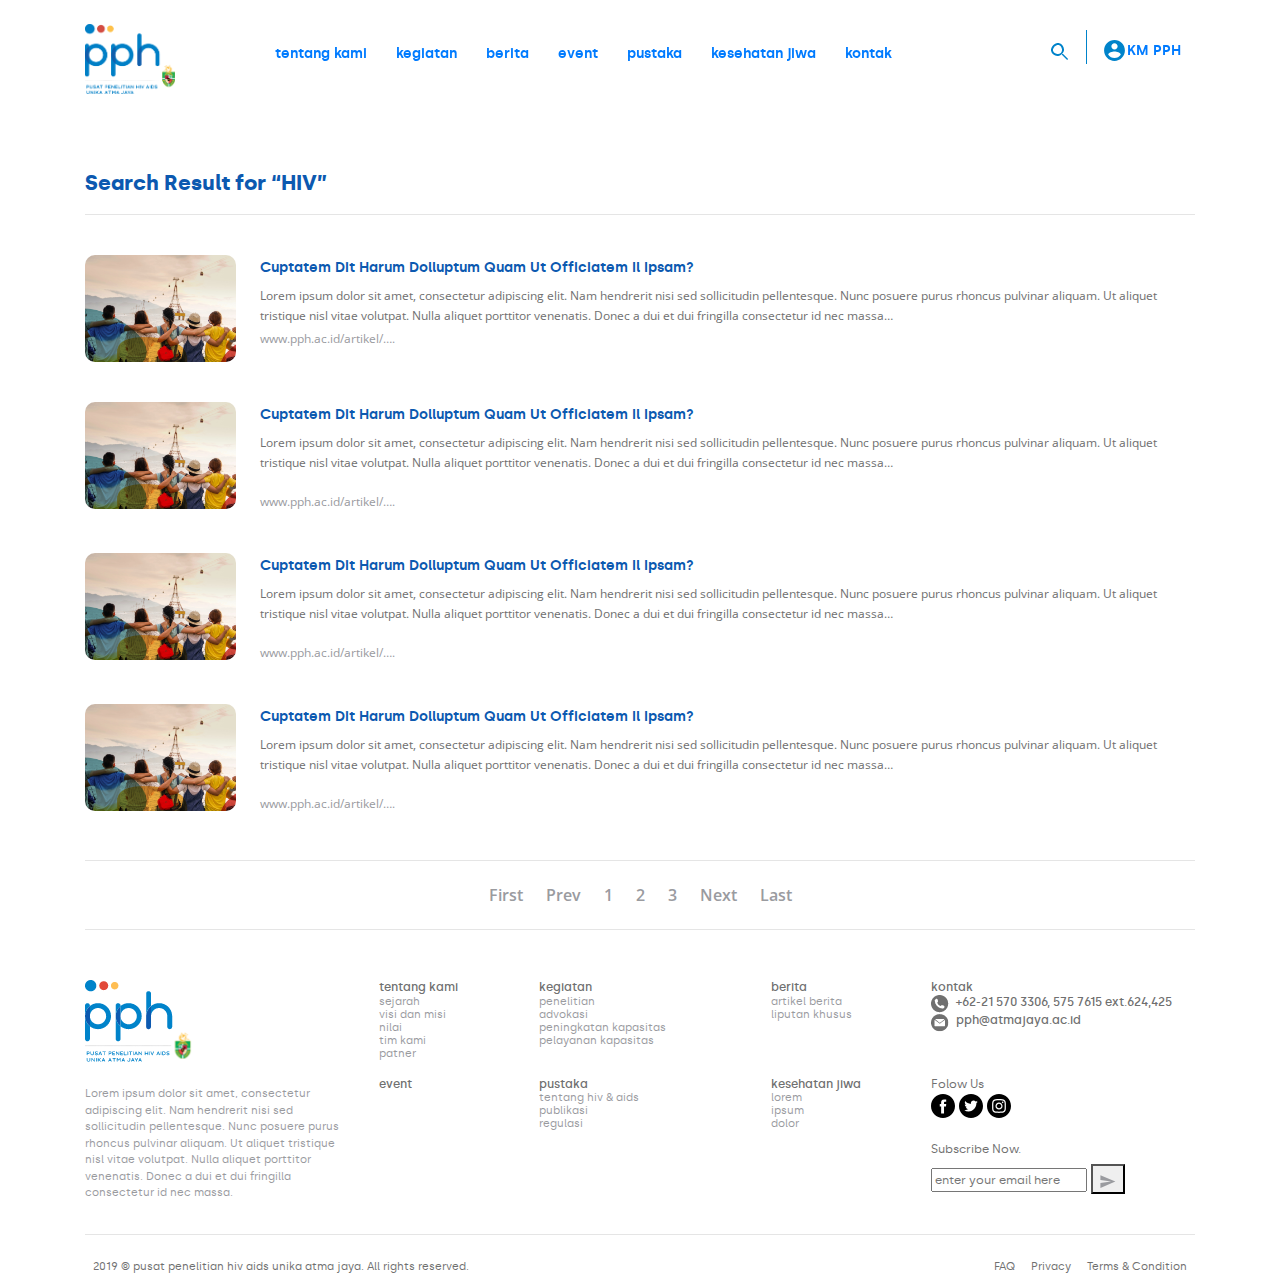
<file: cari.html>
<!doctype html>
<html lang="en">
  <head>
    <!-- Required meta tags -->
    <meta charset="utf-8">
    <meta name="viewport" content="width=device-width, initial-scale=1, shrink-to-fit=no">

    <!-- Bootstrap CSS -->
    <link rel="stylesheet" href="https://stackpath.bootstrapcdn.com/bootstrap/4.3.1/css/bootstrap.min.css" integrity="sha384-ggOyR0iXCbMQv3Xipma34MD+dH/1fQ784/j6cY/iJTQUOhcWr7x9JvoRxT2MZw1T" crossorigin="anonymous">
    <!-- Bootstrap -->
    <link rel="stylesheet" href="https://stackpath.bootstrapcdn.com/font-awesome/4.7.0/css/font-awesome.min.css">   
    
    <!-- my css -->
    
    <link rel="stylesheet" href="css/header-footer.css">
    <link href="css/cari.css" rel="stylesheet">

    <!-- font -->
    <link href="https://fonts.googleapis.com/css?family=Open+Sans:300,300i,400,400i,600,600i,700,700i,800,800i&display=swap" rel="stylesheet">
    
    <style>
    @font-face {
        font-family: 'silkaregular';
    src: url('font/Silka-Complete-Webfont/Silka-Roman-Webfont/silka-regular-webfont.woff') format('woff');
    font-weight: normal;
    font-style: normal;
    }

    @font-face {
        font-family: 'silkabold';
        src: url('font/Silka-Complete-Webfont/Silka-Roman-Webfont/silka-bold-webfont.woff') format('woff');
    font-weight: normal;
    font-style: normal;
    }

    @font-face {
        font-family: 'silkalight';
        src: url('font/Silka-Complete-Webfont/Silka-Roman-Webfont/silka-light-webfont.woff') format('woff');
    font-weight: normal;
    font-style: normal;
    }

    @font-face {
        font-family: 'silkamedium';
        src: url('font/Silka-Complete-Webfont/Silka-Roman-Webfont/silka-medium-webfont.woff') format('woff');
    font-weight: normal;
    font-style: normal;
    }

    @font-face {
        font-family: 'silkasemibold';
        src: url('font/Silka-Complete-Webfont/Silka-Roman-Webfont/silka-semibold-webfont.woff') format('woff');
    font-weight: normal;
    font-style: normal;
    }

    @font-face {
        font-family: 'silkaregular_italic';
        src: url('font/Silka-Complete-Webfont/Silka-Italic-Webfont/silka-regularitalic-webfont.woff') format('woff');
    font-weight: normal;
    font-style: normal;
    }
    </style>
    <title>CARI</title>
  </head>
  <body>
    <!-- navbar -->
    <header>
      <nav class="navbar fixed-top navbar-expand-md justify-content-center opaque-navbar f-14 fssb" >
          <div class="container">
              <a class="navbar-brand pt-3" href="index.html"><img src="logo/LogoPPH-01.png" width="90" alt=""></a>
              <button class="navbar-toggler" type="button" data-toggle="collapse" data-target="#collapsingNavbar2" aria-controls="navbarSupportedContent" aria-expanded="false" aria-label="Toggle navigation">
                  <span class="navbar-toggler-icon"><i class="fa fa-bars f-bt" aria-hidden="true"></i></span>
                  <span class="navbar-toggler-icon"> <i class="fa fa-user-circle f-bt" aria-hidden="true"></i></span>
              </button>
              <!-- <button class="navbar-toggler " type="button" data-toggle="collapse" data-target="#collapsingNavbar2" aria-controls="navbarSupportedContent" aria-expanded="false" aria-label="Toggle navigation">
                  <span class="navbar-toggler-icon"><img src="images/navbar-account.png" alt="" srcset=""></span>
              </button> -->
              <div class="navbar-collapse collapse justify-content-between align-items-center w-100" id="collapsingNavbar2">
                  <ul class="navbar-nav text-center">
                      <li class="nav-item active">
                          <a class="nav-link" href="tentang-kami.html">tentang kami <span class="sr-only">(current)</span></a>
                      </li>
                      <li class="nav-item">
                          <a class="nav-link" href="aktivitas.html">kegiatan</a>
                      </li>
                      <li class="nav-item dropdown">
                          <a class="nav-link dropdown-toggle" id="navbarDropdown" role="button" data-toggle="dropdown" aria-haspopup="true" aria-expanded="false" href="#">berita</a>
                          <div class="dropdown-menu" aria-labelledby="navbarDropdown">
                              <a class="dropdown-item f-at f-14 fsm j-dd" href="dukomentasi.html">Dokumentasi</a>
                              <a class="dropdown-item f-at f-14 fsm j-dd" href="artikel.html">Artikel</a>
                              <a class="dropdown-item f-at f-14 fsm j-dd" href="detail-artikel.html">Detail Artikel</a>
                              <a class="dropdown-item f-at f-14 fsm j-dd" href="detail-pustaka.html">Detail Pustaka</a>
                          </div>
                      </li>
                      <li class="nav-item">
                          <a class="nav-link" href="event.html">event</a>
                      </li>
                      <li class="nav-item">
                          <a class="nav-link" href="pustaka.html">pustaka</a>
                      </li>
                      <li class="nav-item">
                          <a class="nav-link" href="kesehatanjiwa.html">kesehatan jiwa</a>
                      </li>
                      <li class="nav-item">
                          <a class="nav-link" href="kontak.html">kontak</a>
                      </li>
                  </ul>
                  <ul class="nav navbar-nav flex-row justify-content-center flex-nowrap">
                      <li class="nav-item">
                              <!-- <form class="search" action="">
                                  <input class="inputCari" type="search" placeholder="The HIV AIDS Research Center">
                                  <i class="cari fa fa-search"></i>
                              </form> -->
                          <a class="nav-link" id="searchBox" href=""><img src="images/baseline-search-24px.png" alt="" srcset=""></a> 
                      </li>
                      <!-- <li class="nav-item"><a class="nav-link" href=""><img class="icon-search" src="images/baseline-search-24px.png" alt="" srcset=""></a> </li> -->
                      <li class="nav-item"><img src="images/Line 1.png" alt="" srcset=""></li>
                      <li class="nav-item "><a class="nav-link" href=""><img class="gambar-acount" src="icon/account-24px.svg" alt="" srcset="">KM PPH</a> </li>
                      <!-- <li class="nav-item"><a class="nav-link" href="">KM PPH</a> </li> -->
                  </ul>
              </div>
          </div>
      </nav>
    </header>
    <!-- penutup nav-->


    <!-- cari  -->
    <section>
      <div class="container search-result">
        <h4 class="text-search">Search Result for “HIV” </h4><hr>
        <div class="row content">
          <div class="col">            
            <div class="media">
              <img class="mr-4 gambar" src="images/landing_01.png" alt="">
              <div class="media-body">
                <h5 class="mt-0 judul">Cuptatem Dit Harum Dolluptum Quam Ut Officiatem Il Ipsam?</h5>
                <div class="isi">Lorem ipsum dolor sit amet, consectetur adipiscing elit. Nam hendrerit nisi sed sollicitudin pellentesque. Nunc posuere purus rhoncus pulvinar aliquam. Ut aliquet tristique nisl vitae volutpat. Nulla aliquet porttitor venenatis. Donec a dui et dui fringilla consectetur id nec massa…</div>
                <a href="" class="link">www.pph.ac.id/artikel/….</a>
              </div>
            </div>
          </div>
        </div>

        <div class="row content">
          <div class="col">            
            <div class="media">
              <img class="mr-4 gambar" src="images/landing_01.png" alt="">
              <div class="media-body">
                <h5 class="mt-0 judul">Cuptatem Dit Harum Dolluptum Quam Ut Officiatem Il Ipsam?</h5>
                <p class="isi">Lorem ipsum dolor sit amet, consectetur adipiscing elit. Nam hendrerit nisi sed sollicitudin pellentesque. Nunc posuere purus rhoncus pulvinar aliquam. Ut aliquet tristique nisl vitae volutpat. Nulla aliquet porttitor venenatis. Donec a dui et dui fringilla consectetur id nec massa…</p>
                <a href="" class="link">www.pph.ac.id/artikel/….</a>
              </div>
            </div>
          </div>
        </div>

        <div class="row content">
          <div class="col">            
            <div class="media">
              <img class="mr-4 gambar" src="images/landing_01.png" alt="">
              <div class="media-body">
                <h5 class="mt-0 judul">Cuptatem Dit Harum Dolluptum Quam Ut Officiatem Il Ipsam?</h5>
                <p class="isi">Lorem ipsum dolor sit amet, consectetur adipiscing elit. Nam hendrerit nisi sed sollicitudin pellentesque. Nunc posuere purus rhoncus pulvinar aliquam. Ut aliquet tristique nisl vitae volutpat. Nulla aliquet porttitor venenatis. Donec a dui et dui fringilla consectetur id nec massa…</p>
                <a href="" class="link">www.pph.ac.id/artikel/….</a>
              </div>
            </div>
          </div>
        </div>

        <div class="row content">
          <div class="col">            
            <div class="media">
              <img class="mr-4 gambar" src="images/landing_01.png" alt="">
              <div class="media-body">
                <h5 class="mt-0 judul">Cuptatem Dit Harum Dolluptum Quam Ut Officiatem Il Ipsam?</h5>
                <p class="isi">Lorem ipsum dolor sit amet, consectetur adipiscing elit. Nam hendrerit nisi sed sollicitudin pellentesque. Nunc posuere purus rhoncus pulvinar aliquam. Ut aliquet tristique nisl vitae volutpat. Nulla aliquet porttitor venenatis. Donec a dui et dui fringilla consectetur id nec massa…</p>
                <a href="" class="link">www.pph.ac.id/artikel/….</a>
              </div>
            </div>
          </div>
        </div>
      </div>
    </section>
    <!-- tutup cari -->

    <div class="container garis-bawah">
        <hr>
    </div>

    <!-- atur halaman -->
    <nav class="">
      <ul class="pagination justify-content-center f-os fossb">
        <li class="page-item"><a class="page-link" href="#">First</a></li>
        <li class="page-item"><a class="page-link" href="#">Prev</a></li>
        <li class="page-item"><a class="page-link" href="#">1</a></li>
        <li class="page-item"><a class="page-link" href="#">2</a></li>
        <li class="page-item"><a class="page-link" href="#">3</a></li>
        <li class="page-item"><a class="page-link" href="#">Next</a></li>
        <li class="page-item"><a class="page-link" href="#">Last</a></li>
      </ul>
    </nav>

    <div class="container">
        <hr>
    </div>


    <!-- Footer section -->
    <div class="section" id="footer">
      <div class="container">
          <div class="row">
              <!-- footer baris ke 1 kolom ke 1 -->
              <div class="col-md-3">
                  <img id="footer-logo" src="images/LOGO.png">
                  <p class="f-am f-11">Lorem ipsum dolor sit amet, consectetur adipiscing elit. Nam hendrerit nisi sed sollicitudin pellentesque. Nunc posuere purus rhoncus pulvinar aliquam. Ut aliquet tristique nisl vitae volutpat. Nulla aliquet porttitor venenatis. Donec a dui et dui fringilla consectetur id nec massa.</p>
              </div>
              <div class="col">
                  <!-- footer baris ke 1 kolem ke 2 -->
                  <div class="row justify-content-around">
                      <div class="col-md-2" id="hide-footer">
                          <ul class="list-unstyled">
                              <li class="f-at fsm f-12 j-f">tentang kami</li>
                              <li class="f-am f-11 j-f">sejarah</li>
                              <li class="f-am f-11 j-f">visi dan misi</li>
                              <li class="f-am f-11 j-f">nilai</li>
                              <li class="f-am f-11 j-f">tim kami</li>
                              <li class="f-am f-11 j-f">patner</li>
                          </ul>
                      </div>
                      <!-- id="hide-footer" -->
                      <div class="col-md-3  " id="hide-footer"  >
                          <ul class="list-unstyled">
                              <li class="f-at fsm f-12 j-f">kegiatan</li>
                              <li class="f-am f-11 j-f">penelitian</li>
                              <li class="f-am f-11 j-f">advokasi</li>
                              <li class="f-am f-11 j-f">peningkatan kapasitas</li>
                              <li class="f-am f-11 j-f">pelayanan kapasitas</li>
                          </ul>
                      </div>
                      <div class="col-md-2" id="hide-footer">
                          <ul class="list-unstyled">
                              <li class="f-at fsm f-12 j-f">berita</li>
                              <li class="f-am f-11 j-f">artikel berita</li>
                              <li class="f-am f-11 j-f">liputan khusus</li>
                          </ul>
                      </div>
                      <div class="col-md-4">
                          <ul class="list-unstyled">
                              <li class="f-12 fsm f-at">kontak</li>
                              <li class="f-12 f-at fsm"><img class="mr-1" src="images/phone-icon.png" alt="" srcset=""> +62-21 570 3306, 575 7615 ext.624,425</li>
                              <li class="f-12 f-at fsm"><img class="mr-1" src="images/mail-icon.png" alt="" srcset=""></i> pph@atmajaya.ac.id</li>
                          </ul>
                      </div>
                  </div>
                  <!-- footer baris ke 2  kolom ke 2 -->
                  <div class="row justify-content-around">
                      <div class="col-md-2" id="hide-footer">
                          <ul class="list-unstyled">
                              <li class="f-at fsm f-12">event</li>
                          </ul>
                      </div>
                      <div class="col-md-3" id="hide-footer">
                          <ul class="list-unstyled">
                              <li class="f-at fsm f-12 j-f">pustaka</li>
                              <li class="f-am f-11 j-f">tentang hiv & aids</li>
                              <li class="f-am f-11 j-f">publikasi</li>
                              <li class="f-am f-11 j-f">regulasi</li>
                          </ul>
                      </div>
                      <div class="col-md-2" id="hide-footer">
                          <ul class="list-unstyled">
                              <li class="f-at fsm f-12 j-f">kesehatan jiwa</li>
                              <li class="f-am f-11 j-f">lorem</li>
                              <li class="f-am f-11 j-f">ipsum</li>
                              <li class="f-am f-11 j-f">dolor</li>
                          </ul>
                      </div>
                      <div class="col-md-4">
                          <ul class="list-unstyled">
                              <li class="f-at f-12">Folow Us</li>
                              <a href="#"> <img class="icon-sn" src="icon/004-facebook-logo-button.svg" alt="" srcset="" ></a>
                              <a href="#"> <img class="icon-sn" src="icon/003-twitter-logo-button.svg" alt="" srcset=""></a>
                              <a href="#"> <img class="icon-sn" src="icon/002-instagram.svg" alt="" srcset=""></a>
                              <br>
                              <br>
                              <h5 class="f-at f-12"> Subscribe Now.</h5>
                              <form action="">
                                  <input class="form-sub f-12 fam " type="email" name="email" id="email" placeholder="enter your email here">
                                  <button class="submit" type="submit"><img src="images/sub-icon.png" class="" alt="" srcset=""></button>
                              </form>
                          </ul>
                      </div>
                  </div>
              </div>
          </div>
          <hr><!-- pembatas -->
      </div>
    </div>
    <!-- tutup footer section -->

    <footer class="">
        <div class="container">
            <div class="d-flex">
              <div class="p-2 mr-auto f-at f-11">2019 © pusat penelitian hiv aids unika atma jaya. All rights reserved.</div>
              <div class="p-2 f-at f-11" id="hide-footer">FAQ</div>
              <div class="p-2 f-at f-11" id="hide-footer">Privacy</div>
              <div class="p-2 f-at f-11" id="hide-footer">Terms & Condition</div>
            </div>
        </div>
    </footer>
    
  
    <!-- jQuery first, then Popper.js, then Bootstrap JS -->
    <script src="https://code.jquery.com/jquery-3.3.1.slim.min.js" integrity="sha384-q8i/X+965DzO0rT7abK41JStQIAqVgRVzpbzo5smXKp4YfRvH+8abtTE1Pi6jizo" crossorigin="anonymous"></script>
    <script src="https://cdnjs.cloudflare.com/ajax/libs/popper.js/1.14.7/umd/popper.min.js" integrity="sha384-UO2eT0CpHqdSJQ6hJty5KVphtPhzWj9WO1clHTMGa3JDZwrnQq4sF86dIHNDz0W1" crossorigin="anonymous"></script>
    <script src="https://stackpath.bootstrapcdn.com/bootstrap/4.3.1/js/bootstrap.min.js" integrity="sha384-JjSmVgyd0p3pXB1rRibZUAYoIIy6OrQ6VrjIEaFf/nJGzIxFDsf4x0xIM+B07jRM" crossorigin="anonymous"></script>
    <!-- scrol navbar trasnparan ke solid -->
    <script src="js/scroll-nav.js"></script>

  </body>
</html>
</file>
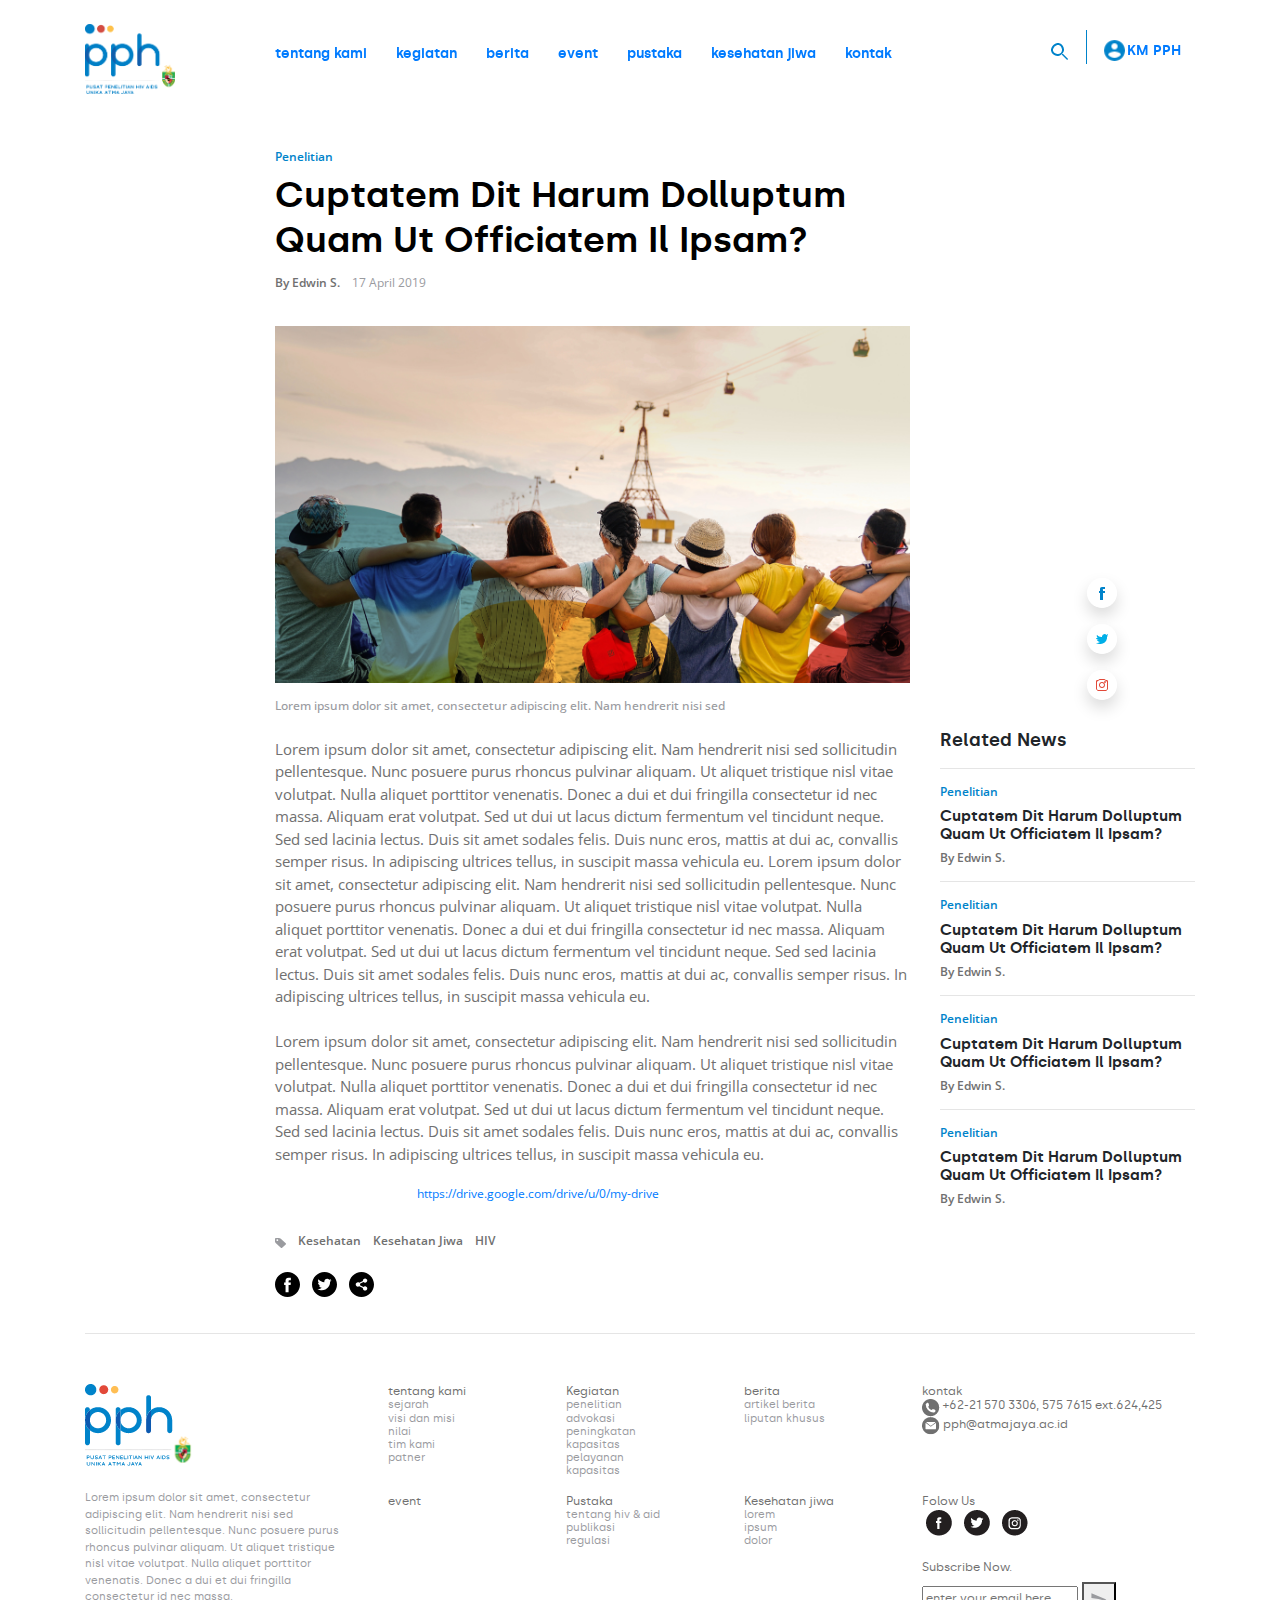
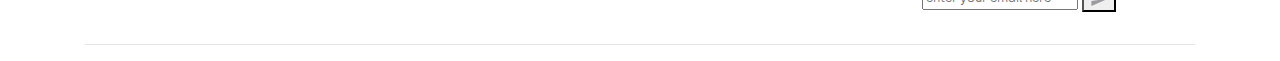
<file: detail-artikel.html>
<!DOCTYPE html>
<html lang="en">
<head>
    <meta charset="UTF-8">
    <meta name="viewport" content="width=device-width, initial-scale=1.0">
    <meta http-equiv="X-UA-Compatible" content="ie=edge">
    <title>Detail Aartikel</title>
    <!-- Bootstrap -->
    <link rel="stylesheet" href="https://stackpath.bootstrapcdn.com/font-awesome/4.7.0/css/font-awesome.min.css">
    <link href="https://stackpath.bootstrapcdn.com/bootstrap/4.3.1/css/bootstrap.min.css" rel="stylesheet" integrity="sha384-ggOyR0iXCbMQv3Xipma34MD+dH/1fQ784/j6cY/iJTQUOhcWr7x9JvoRxT2MZw1T" crossorigin="anonymous">
    <link rel="stylesheet" href="css/header-footer.css">
    <link rel="stylesheet" href="css/detail-artikel.css">

    <!-- font -->
    <link href="https://fonts.googleapis.com/css?family=Open+Sans:300,300i,400,400i,600,600i,700,700i,800,800i&display=swap" rel="stylesheet">

    <style>
    @font-face {
        font-family: 'silkaregular';
    src: url('font/Silka-Complete-Webfont/Silka-Roman-Webfont/silka-regular-webfont.woff') format('woff');
    font-weight: normal;
    font-style: normal;
    }

    @font-face {
        font-family: 'silkabold';
        src: url('font/Silka-Complete-Webfont/Silka-Roman-Webfont/silka-bold-webfont.woff') format('woff');
    font-weight: normal;
    font-style: normal;
    }

    @font-face {
        font-family: 'silkalight';
        src: url('font/Silka-Complete-Webfont/Silka-Roman-Webfont/silka-light-webfont.woff') format('woff');
    font-weight: normal;
    font-style: normal;
    }

    @font-face {
        font-family: 'silkamedium';
        src: url('font/Silka-Complete-Webfont/Silka-Roman-Webfont/silka-medium-webfont.woff') format('woff');
    font-weight: normal;
    font-style: normal;
    }

    @font-face {
        font-family: 'silkasemibold';
        src: url('font/Silka-Complete-Webfont/Silka-Roman-Webfont/silka-semibold-webfont.woff') format('woff');
    font-weight: normal;
    font-style: normal;
    }

    @font-face {
        font-family: 'silkaregular_italic';
        src: url('font/Silka-Complete-Webfont/Silka-Italic-Webfont/silka-regularitalic-webfont.woff') format('woff');
    font-weight: normal;
    font-style: normal;
    }
    </style>
    
</head>
<body>
    <!-- navbar -->
    <header>
        <nav class="navbar fixed-top navbar-expand-md justify-content-center opaque-navbar f-14 fssb" >
            <div class="container">
                <a class="navbar-brand pt-3" href="index.html"><img src="logo/LogoPPH-01.png" width="90" alt=""></a>
                <button class="navbar-toggler" type="button" data-toggle="collapse" data-target="#collapsingNavbar2" aria-controls="navbarSupportedContent" aria-expanded="false" aria-label="Toggle navigation">
                    <span class="navbar-toggler-icon"><img src="images/icon-navbar.png" alt="" srcset=""></span>
                    <span class="navbar-toggler-icon"><img src="images/navbar-account.png" alt="" srcset=""></span>
                </button>
                <!-- <button class="navbar-toggler " type="button" data-toggle="collapse" data-target="#collapsingNavbar2" aria-controls="navbarSupportedContent" aria-expanded="false" aria-label="Toggle navigation">
                    <span class="navbar-toggler-icon"><img src="images/navbar-account.png" alt="" srcset=""></span>
                </button> -->
                <div class="navbar-collapse collapse justify-content-between align-items-center w-100" id="collapsingNavbar2">
                    <ul class="navbar-nav text-center">
                        <li class="nav-item active">
                            <a class="nav-link" href="tentang-kami.html">tentang kami <span class="sr-only">(current)</span></a>
                        </li>
                        <li class="nav-item">
                            <a class="nav-link" href="aktivitas.html">kegiatan</a>
                        </li>
                        <li class="nav-item dropdown">
                            <a class="nav-link dropdown-toggle" id="navbarDropdown" role="button" data-toggle="dropdown" aria-haspopup="true" aria-expanded="false" href="#">berita</a>
                            <div class="dropdown-menu" aria-labelledby="navbarDropdown">
                                <a class="dropdown-item f-at fsm j-dd" href="dukomentasi.html">Dokumentasi</a>
                                <a class="dropdown-item f-at fsm j-dd" href="artikel.html">Artikel</a>
                                <a class="dropdown-item f-at fsm j-dd" href="detail-artikel.html">Detail Artikel</a>
                            </div>
                        </li>
                        <li class="nav-item">
                            <a class="nav-link" href="event.html">event</a>
                        </li>
                        <li class="nav-item">
                            <a class="nav-link" href="pustaka.html">pustaka</a>
                        </li>
                        <li class="nav-item">
                            <a class="nav-link" href="kesehatanjiwa.html">kesehatan jiwa</a>
                        </li>
                        <li class="nav-item">
                            <a class="nav-link" href="kontak.html">kontak</a>
                        </li>

                    </ul>
                    <ul class="nav navbar-nav flex-row justify-content-center flex-nowrap">
                        <li class="nav-item"><a class="nav-link" href=""><img src="images/baseline-search-24px.png" alt="" srcset=""></a> </li>
                        <li class="nav-item"><img src="images/Line 1.png" alt="" srcset=""></li>
                        <li class="nav-item "><a class="nav-link" href=""><img class="gambar-acount" src="images/baseline-account_circle-24px.png" alt="" srcset="">KM PPH</a> </li>
                        <!-- <li class="nav-item"><a class="nav-link" href="">KM PPH</a> </li> -->
                    </ul>
                </div>
            </div>
        </nav>
    </header>
    <!-- penutup nav-->

    <!-- sidebar sosial media -->
    <aside id="hide-sidebar">
        <div class="container">
            <div class="row">
                <div class="col-md-1">
                    <ul class="list-unstyled">
                        <li class="p-2"><a href=""><img class="shadow rounded-circle" src="images/fb-white-icon.png" alt=""></a></li>
                        <li class="p-2"><a href=""><img class="shadow rounded-circle" src="images/tw-white-icon.png" alt=""></a></li>
                        <li class="p-2"><a href=""><img class="shadow rounded-circle" src="images/ig-white-icon.png" alt=""></a></li>
                    </ul>
                </div>
            </div>
        </div>
    </aside>
    <!-- tutup sidebar sosial media -->



    <!-- detail berita -->
    <section class="artikel">
        <div class="container">
            <div class="row justify-content-end">
                <div class="col-md-7">
                    <h6 class="f-12 f-bm f-os fossb">Penelitian</h6>
                    <h2 class="judul-artikel">Cuptatem Dit Harum Dolluptum Quam Ut Officiatem Il Ipsam?</h2>
                    <ul class="list-unstyled list-inline">
                        <li class="list-inline-item f-12 f-os f-at fossb">By Edwin S.</li>
                        <li class="list-inline-item f-12 f-os f-am">17 April 2019</li>
                    </ul>
                    <img class="py-3 img-artikel w-100" src="images/landing_01.png" alt="" srcset="">
                    <h6 class="f-12 f-am f-os pb-3">Lorem ipsum dolor sit amet, consectetur adipiscing elit. Nam hendrerit nisi sed </h6>
                    <p class="f-15 f-os f-at">
                            Lorem ipsum dolor sit amet, consectetur adipiscing elit. Nam hendrerit nisi sed sollicitudin pellentesque. Nunc 
                            posuere purus rhoncus pulvinar aliquam. Ut aliquet tristique nisl vitae volutpat. Nulla aliquet porttitor venenatis. 
                            Donec a dui et dui fringilla consectetur id nec massa. Aliquam erat volutpat. Sed ut dui ut lacus dictum fermentum vel 
                            tincidunt neque. Sed sed lacinia lectus. Duis sit amet sodales felis. Duis nunc eros, mattis at dui ac, convallis semper 
                            risus. In adipiscing ultrices tellus, in suscipit massa vehicula eu. Lorem ipsum dolor sit amet, consectetur 
                            adipiscing elit. Nam hendrerit nisi sed sollicitudin pellentesque. Nunc posuere purus rhoncus pulvinar aliquam. Ut 
                            aliquet tristique nisl vitae volutpat. Nulla aliquet porttitor venenatis. Donec a dui et dui fringilla consectetur 
                            id nec massa. Aliquam erat volutpat. Sed ut dui ut lacus dictum fermentum vel tincidunt neque. Sed sed lacinia 
                            lectus. Duis sit amet sodales felis. Duis nunc eros, mattis at dui ac, convallis semper risus. In adipiscing 
                            ultrices tellus, in suscipit massa vehicula eu. <br><br>

                            Lorem ipsum dolor sit amet, consectetur adipiscing elit. Nam hendrerit nisi sed sollicitudin pellentesque. Nunc 
                            posuere purus rhoncus pulvinar aliquam. Ut aliquet tristique nisl vitae volutpat. Nulla aliquet porttitor venenatis. 
                            Donec a dui et dui fringilla consectetur id nec massa. Aliquam erat volutpat. Sed ut dui ut lacus dictum fermentum vel 
                            tincidunt neque. Sed sed lacinia lectus. Duis sit amet sodales felis. Duis nunc eros, mattis at dui ac, convallis 
                            semper risus. In adipiscing ultrices tellus, in suscipit massa vehicula eu.
                    </p>

                    <ul class="list-inline">
                        <li class="list-inline-item download">Dokumen Pendukung : </li>
                        <li class="list-inline-item dowanload-link"><a href="#">https://drive.google.com/drive/u/0/my-drive</a></li>
                        
                    </ul> 

                    <ul class="list-inline">
                        <li class="list-inline-item " ><img src="icon/tag-black-shape.svg"></li>
                        <li class="list-inline-item tag">Kesehatan</li>
                        <li class="list-inline-item tag"> Kesehatan Jiwa</li>
                        <li class="list-inline-item tag">HIV</li>
                    </ul> 

                    <ul class="list-unstyled list-inline icon-sosmed">
                        <li class="list-inline-item"><a href=""><img class="py-1" src="icon/004-facebook-logo-button.svg" alt=""></a></li>
                        <li class="list-inline-item"><a href=""><img class="py-1" src="icon/003-twitter-logo-button.svg" alt=""></a></li>
                        <li class="list-inline-item"><a href=""><img class="py-1" src="icon/009-share.svg" alt=""></a></li>
                    </ul>
                </div>
                <div class="col-md-3 news ">
                    <h3 class="f-18 fssb">Related News</h3>
                    <hr>
                    <h6 class="f-12 f-bm f-os fossb fossb"> Penelitian</h6>
                    <h5 class="f-15 fssb">Cuptatem Dit Harum Dolluptum Quam Ut Officiatem Il Ipsam?</h5>
                    <h6 class="f-12 f-os f-at fossb">By Edwin S.</h6>
                    
                    <hr>    <!-- batas antar berita -->

                    <h6 class="f-12 f-bm f-os fossb">Penelitian</h6>
                    <h5 class="f-15 fssb">Cuptatem Dit Harum Dolluptum Quam Ut Officiatem Il Ipsam?</h5>
                    <h6 class="f-12 f-os f-at fossb">By Edwin S.</h6>

                    <hr>    <!-- batas antar berita -->

                    <h6 class="f-12 f-bm f-os fossb">Penelitian</h6>
                    <h5 class="f-15 fssb">Cuptatem Dit Harum Dolluptum Quam Ut Officiatem Il Ipsam?</h5>
                    <h6 class="f-12 f-os f-at fossb">By Edwin S.</h6>

                    <hr>    <!-- batas antar berita -->

                    <h6 class="f-12 f-bm f-os fossb">Penelitian</h6>
                    <h5 class="f-15 fssb">Cuptatem Dit Harum Dolluptum Quam Ut Officiatem Il Ipsam?</h5>
                    <h6 class="f-12 f-os f-at fossb">By Edwin S.</h6>
                </div>
            </div><hr>
        </div>
    </section>

    <!-- Footer section -->
    <div class="section" id="footer">
        <div class="container">
            <div class="row">
                <!-- footer baris ke 1 kolom ke 1 -->

                <div class="col-md-3">
                    <img id="footer-logo" src="images/LOGO.png">
                    <br>
                    <p class="f-am f-11">Lorem ipsum dolor sit amet, consectetur adipiscing elit. Nam hendrerit nisi sed sollicitudin pellentesque. Nunc posuere purus rhoncus pulvinar aliquam. Ut aliquet tristique nisl vitae volutpat. Nulla aliquet porttitor venenatis. Donec a dui et dui fringilla consectetur id nec massa.</p>
                </div>
                <div class="col">

                    <!-- footer baris ke 1 kolem ke 2 -->
                    <div class="row justify-content-around">
                        <div class="col-md-2" id="hide-footer">
                            <ul class="list-unstyled">
                                <li class="f-at f-12">tentang kami</li>
                                <li class="f-am f-11">sejarah</li>
                                <li class="f-am f-11">visi dan misi</li>
                                <li class="f-am f-11">nilai</li>
                                <li class="f-am f-11">tim kami</li>
                                <li class="f-am f-11">patner</li>
                            </ul>
                        </div>
                        <!-- id="hide-footer" -->
                        <div class="col-md-2  " id="hide-footer"  >
                            <ul class="list-unstyled">
                                <li class="f-at f-12">Kegiatan</li>
                                <li class="f-am f-11">penelitian</li>
                                <li class="f-am f-11">advokasi</li>
                                <li class="f-am f-11">peningkatan kapasitas</li>
                                <li class="f-am f-11">pelayanan kapasitas</li>
                            </ul>
                        </div>
                        <div class="col-md-2" id="hide-footer">
                            <ul class="list-unstyled">
                                <li class="f-at f-12">berita</li>
                                <li class="f-am f-11">artikel berita</li>
                                <li class="f-am f-11">liputan khusus</li>
                            </ul>
                        </div>
                        <div class="col-md-4">
                            <ul class="list-unstyled">
                                <li class="f-12 f-at">kontak</li>
                                <li class="f-12 f-at"><img src="images/phone-icon.png" alt="" srcset=""> +62-21 570 3306, 575 7615 ext.624,425</li>
                                <li class="f-12 f-at"><img src="images/mail-icon.png" alt="" srcset=""></i> pph@atmajaya.ac.id</li>
                            </ul>
                        </div>
                    </div>

                    <!-- footer baris ke 2  kolom ke 2 -->
                    <div class="row justify-content-around">
                        <div class="col-md-2" id="hide-footer">
                            <ul class="list-unstyled">
                                <li class="f-at f-12">event</li>
                            </ul>
                        </div>
                        <div class="col-md-2" id="hide-footer">
                            <ul class="list-unstyled">
                                <li class="f-at f-12">Pustaka</li>
                                <li class="f-am f-11">tentang hiv & aid</li>
                                <li class="f-am f-11">publikasi</li>
                                <li class="f-am f-11">regulasi</li>
                            </ul>
                        </div>
                        <div class="col-md-2" id="hide-footer">
                            <ul class="list-unstyled">
                                <li class="f-at f-12">Kesehatan jiwa</li>
                                <li class="f-am f-11">lorem</li>
                                <li class="f-am f-11">ipsum</li>
                                <li class="f-am f-11">dolor</li>
                            </ul>
                        </div>
                        <div class="col-md-4">
                            <ul class="list-unstyled">
                                <li class="f-at f-12">Folow Us</li>
                                <a class="p-1" href="#"> <img src="images/fb-icon.png" alt="" srcset=""></a>
                                <a class="p-1" href="#"> <img src="images/tw-icon.png" alt="" srcset=""></a>
                                <a class="p-1" href="#"> <img src="images/ig-icon.png" alt="" srcset=""></a>
                                <br>
                                <br>
                                <h5 class="f-at f-12"> Subscribe Now.</h5>
                                <form action="">
                                    <input class="form-sub f-12 fam" type="email" name="email" id="email" placeholder="enter your email here">
                                    <button class="submit" type="submit"><img src="images/sub-icon.png" class="" alt="" srcset=""></button>
                                </form>
                                
                            </ul>
                        </div>
                    </div>
                </div>
            </div>
            <hr><!-- pembatas -->
        </div>
    </div>
    <!-- tutup footer section -->
    
    <!-- bootstrap -->
    <script src="https://code.jquery.com/jquery-3.3.1.slim.min.js" integrity="sha384-q8i/X+965DzO0rT7abK41JStQIAqVgRVzpbzo5smXKp4YfRvH+8abtTE1Pi6jizo" crossorigin="anonymous"></script>
    <script src="https://cdnjs.cloudflare.com/ajax/libs/popper.js/1.14.7/umd/popper.min.js" integrity="sha384-UO2eT0CpHqdSJQ6hJty5KVphtPhzWj9WO1clHTMGa3JDZwrnQq4sF86dIHNDz0W1" crossorigin="anonymous"></script>
    <script src="https://stackpath.bootstrapcdn.com/bootstrap/4.3.1/js/bootstrap.min.js" integrity="sha384-JjSmVgyd0p3pXB1rRibZUAYoIIy6OrQ6VrjIEaFf/nJGzIxFDsf4x0xIM+B07jRM" crossorigin="anonymous"></script>

    <!-- scrol navbar trasnparan ke solid -->
    <script src="js/scroll-nav.js"></script>
</body>
</html>
</file>
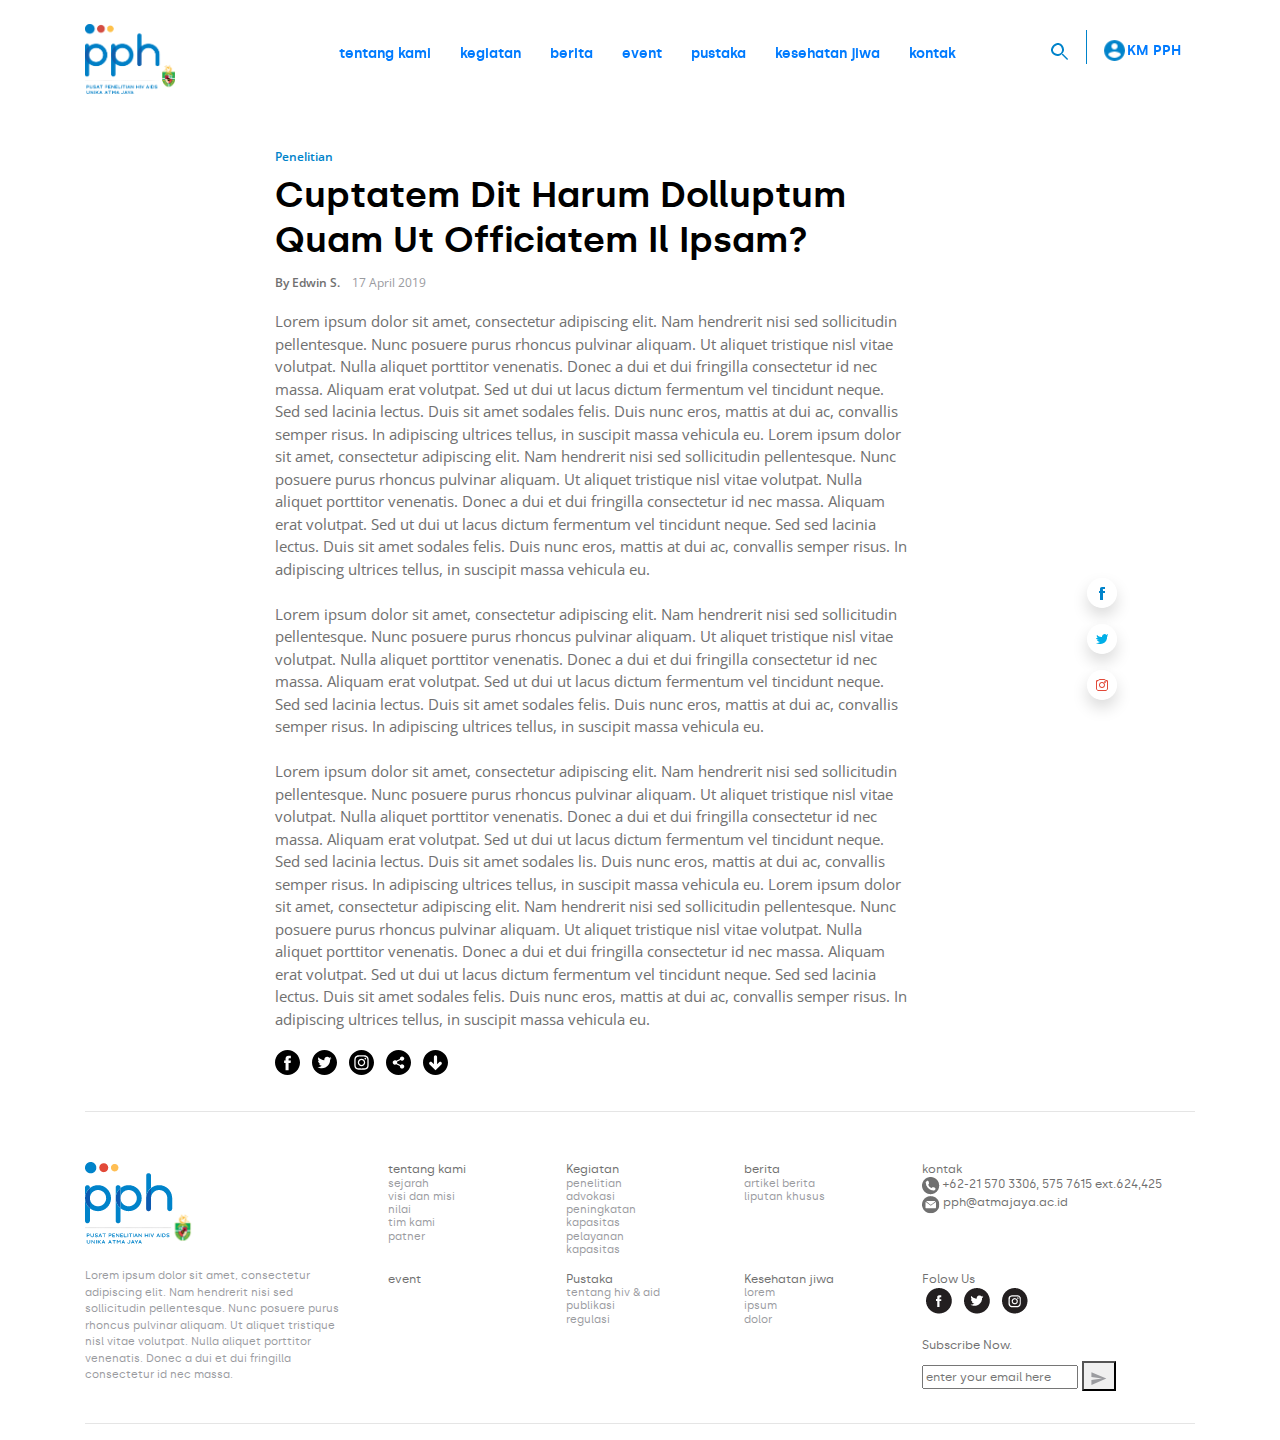
<file: detail-pustaka.html>
<!DOCTYPE html>
<html lang="en">
<head>
    <meta charset="UTF-8">
    <meta name="viewport" content="width=device-width, initial-scale=1.0">
    <meta http-equiv="X-UA-Compatible" content="ie=edge">
    <title>Detail Pustaka</title>
    <!-- Bootstrap -->
    <link rel="stylesheet" href="https://stackpath.bootstrapcdn.com/font-awesome/4.7.0/css/font-awesome.min.css">
    <link href="https://stackpath.bootstrapcdn.com/bootstrap/4.3.1/css/bootstrap.min.css" rel="stylesheet" integrity="sha384-ggOyR0iXCbMQv3Xipma34MD+dH/1fQ784/j6cY/iJTQUOhcWr7x9JvoRxT2MZw1T" crossorigin="anonymous">
    <link rel="stylesheet" href="css/header-footer.css">
    <link rel="stylesheet" href="css/detail-artikel.css">

    <!-- font -->
    <link href="https://fonts.googleapis.com/css?family=Open+Sans:300,300i,400,400i,600,600i,700,700i,800,800i&display=swap" rel="stylesheet">

    <style>
    @font-face {
        font-family: 'silkaregular';
    src: url('font/Silka-Complete-Webfont/Silka-Roman-Webfont/silka-regular-webfont.woff') format('woff');
    font-weight: normal;
    font-style: normal;
    }

    @font-face {
        font-family: 'silkabold';
        src: url('font/Silka-Complete-Webfont/Silka-Roman-Webfont/silka-bold-webfont.woff') format('woff');
    font-weight: normal;
    font-style: normal;
    }

    @font-face {
        font-family: 'silkalight';
        src: url('font/Silka-Complete-Webfont/Silka-Roman-Webfont/silka-light-webfont.woff') format('woff');
    font-weight: normal;
    font-style: normal;
    }

    @font-face {
        font-family: 'silkamedium';
        src: url('font/Silka-Complete-Webfont/Silka-Roman-Webfont/silka-medium-webfont.woff') format('woff');
    font-weight: normal;
    font-style: normal;
    }

    @font-face {
        font-family: 'silkasemibold';
        src: url('font/Silka-Complete-Webfont/Silka-Roman-Webfont/silka-semibold-webfont.woff') format('woff');
    font-weight: normal;
    font-style: normal;
    }

    @font-face {
        font-family: 'silkaregular_italic';
        src: url('font/Silka-Complete-Webfont/Silka-Italic-Webfont/silka-regularitalic-webfont.woff') format('woff');
    font-weight: normal;
    font-style: normal;
    }
    </style>
    
</head>
<body>
    <!-- navbar -->
    <header>
        <nav class="navbar fixed-top navbar-expand-md justify-content-center opaque-navbar f-14 fssb" >
            <div class="container">
                <a class="navbar-brand pt-3" href="index.html"><img src="logo/LogoPPH-01.png" width="90" alt=""></a>
                <button class="navbar-toggler" type="button" data-toggle="collapse" data-target="#collapsingNavbar2" aria-controls="navbarSupportedContent" aria-expanded="false" aria-label="Toggle navigation">
                    <span class="navbar-toggler-icon"><img src="images/icon-navbar.png" alt="" srcset=""></span>
                    <span class="navbar-toggler-icon"><img src="images/navbar-account.png" alt="" srcset=""></span>
                </button>
                <!-- <button class="navbar-toggler " type="button" data-toggle="collapse" data-target="#collapsingNavbar2" aria-controls="navbarSupportedContent" aria-expanded="false" aria-label="Toggle navigation">
                    <span class="navbar-toggler-icon"><img src="images/navbar-account.png" alt="" srcset=""></span>
                </button> -->
                <div class="navbar-collapse collapse justify-content-between align-items-center w-100" id="collapsingNavbar2">
                    <ul class="navbar-nav ml-5 pl-3 text-center">
                        <li class="nav-item active">
                            <a class="nav-link" href="tentang-kami.html">tentang kami <span class="sr-only">(current)</span></a>
                        </li>
                        <li class="nav-item">
                            <a class="nav-link" href="aktivitas.html">kegiatan</a>
                        </li>
                        <li class="nav-item dropdown">
                            <a class="nav-link dropdown-toggle" id="navbarDropdown" role="button" data-toggle="dropdown" aria-haspopup="true" aria-expanded="false" href="#">berita</a>
                            <div class="dropdown-menu" aria-labelledby="navbarDropdown">
                                <a class="dropdown-item f-at fsm j-dd" href="dukomentasi.html">Dokumentasi</a>
                                <a class="dropdown-item f-at fsm j-dd" href="artikel.html">Artikel</a>
                                <a class="dropdown-item f-at fsm j-dd" href="detail-artikel.html">Detail Artikel</a>
                            </div>
                        </li>
                        <li class="nav-item">
                            <a class="nav-link" href="event.html">event</a>
                        </li>
                        <li class="nav-item">
                            <a class="nav-link" href="pustaka.html">pustaka</a>
                        </li>
                        <li class="nav-item">
                            <a class="nav-link" href="kesehatanjiwa.html">kesehatan jiwa</a>
                        </li>
                        <li class="nav-item">
                            <a class="nav-link" href="kontak.html">kontak</a>
                        </li>

                    </ul>
                    <ul class="nav navbar-nav flex-row justify-content-center flex-nowrap">
                        <li class="nav-item"><a class="nav-link" href=""><img src="images/baseline-search-24px.png" alt="" srcset=""></a> </li>
                        <li class="nav-item"><img src="images/Line 1.png" alt="" srcset=""></li>
                        <li class="nav-item "><a class="nav-link" href=""><img class="gambar-acount" src="images/baseline-account_circle-24px.png" alt="" srcset="">KM PPH</a> </li>
                        <!-- <li class="nav-item"><a class="nav-link" href="">KM PPH</a> </li> -->
                    </ul>
                </div>
            </div>
        </nav>
    </header>
    <!-- penutup nav-->

    <!-- sidebar sosial media -->
    <aside id="hide-sidebar">
        <div class="container">
            <div class="row">
                <div class="col-md-1">
                    <ul class="list-unstyled">
                        <li class="p-2"><a href=""><img class="shadow rounded-circle" src="images/fb-white-icon.png" alt=""></a></li>
                        <li class="p-2"><a href=""><img class="shadow rounded-circle" src="images/tw-white-icon.png" alt=""></a></li>
                        <li class="p-2"><a href=""><img class="shadow rounded-circle" src="images/ig-white-icon.png" alt=""></a></li>
                    </ul>
                </div>
            </div>
        </div>
    </aside>
    <!-- tutup sidebar sosial media -->



    <!-- detail berita -->
    <section class="artikel">
        <div class="container">
            <div class="row justify-content-start">
                <div class="col-md-2"></div>
                <div class="col-md-7">
                    <h6 class="f-12 f-bm f-os fossb">Penelitian</h6>
                    <h2 class="judul-artikel">Cuptatem Dit Harum Dolluptum Quam Ut Officiatem Il Ipsam?</h2>
                    <ul class="list-unstyled list-inline">
                        <li class="list-inline-item f-12 f-os f-at fossb">By Edwin S.</li>
                        <li class="list-inline-item f-12 f-os f-am">17 April 2019</li>
                    </ul>
                    
                    <p class="f-15 f-os f-at">
                            Lorem ipsum dolor sit amet, consectetur adipiscing elit. Nam hendrerit nisi sed sollicitudin pellentesque. Nunc 
                            posuere purus rhoncus pulvinar aliquam. Ut aliquet tristique nisl vitae volutpat. Nulla aliquet porttitor venenatis. 
                            Donec a dui et dui fringilla consectetur id nec massa. Aliquam erat volutpat. Sed ut dui ut lacus dictum fermentum vel 
                            tincidunt neque. Sed sed lacinia lectus. Duis sit amet sodales felis. Duis nunc eros, mattis at dui ac, convallis semper 
                            risus. In adipiscing ultrices tellus, in suscipit massa vehicula eu. Lorem ipsum dolor sit amet, consectetur 
                            adipiscing elit. Nam hendrerit nisi sed sollicitudin pellentesque. Nunc posuere purus rhoncus pulvinar aliquam. Ut 
                            aliquet tristique nisl vitae volutpat. Nulla aliquet porttitor venenatis. Donec a dui et dui fringilla consectetur 
                            id nec massa. Aliquam erat volutpat. Sed ut dui ut lacus dictum fermentum vel tincidunt neque. Sed sed lacinia 
                            lectus. Duis sit amet sodales felis. Duis nunc eros, mattis at dui ac, convallis semper risus. In adipiscing 
                            ultrices tellus, in suscipit massa vehicula eu. <br><br>

                            Lorem ipsum dolor sit amet, consectetur adipiscing elit. Nam hendrerit nisi sed sollicitudin pellentesque. Nunc 
                            posuere purus rhoncus pulvinar aliquam. Ut aliquet tristique nisl vitae volutpat. Nulla aliquet porttitor venenatis. 
                            Donec a dui et dui fringilla consectetur id nec massa. Aliquam erat volutpat. Sed ut dui ut lacus dictum fermentum vel 
                            tincidunt neque. Sed sed lacinia lectus. Duis sit amet sodales felis. Duis nunc eros, mattis at dui ac, convallis 
                            semper risus. In adipiscing ultrices tellus, in suscipit massa vehicula eu. <br><br>

                            Lorem ipsum dolor sit amet, consectetur adipiscing elit. Nam hendrerit nisi sed sollicitudin pellentesque. Nunc posuere purus rhoncus 
                            pulvinar aliquam. Ut aliquet tristique nisl vitae volutpat. Nulla aliquet porttitor venenatis. Donec a dui et dui fringilla consectetur 
                            id nec massa. Aliquam erat volutpat. Sed ut dui ut lacus dictum fermentum vel tincidunt neque. Sed sed lacinia lectus. Duis sit amet sodales 
                            lis. Duis nunc eros, mattis at dui ac, convallis semper risus. In adipiscing ultrices tellus, in suscipit massa vehicula eu. Lorem ipsum 
                            dolor sit amet, consectetur adipiscing elit. Nam hendrerit nisi sed sollicitudin pellentesque. Nunc posuere purus rhoncus pulvinar aliquam.
                             Ut aliquet tristique nisl vitae volutpat. Nulla aliquet porttitor venenatis. Donec a dui et dui fringilla consectetur id nec massa. 
                             Aliquam erat volutpat. Sed ut dui ut lacus dictum fermentum vel tincidunt neque. Sed sed lacinia lectus. Duis sit amet sodales felis. 
                             Duis nunc eros, mattis at dui ac, convallis semper risus. In adipiscing ultrices tellus, in suscipit massa vehicula eu.
                    </p>

                    <!-- popup download -->
                    <div class="modal fade " id="modal-download" role="dialog">
                        <div class="modal-dialog">
                      
                          <!-- Modal content-->
                          <div class="modal-content shadow">
                            <div class="modal-body">
                                <h3>Data diri</h3>
                                <form action="#download" method="post">
                                    <div class="form-group">
                                      <label  for="nama">Nama</label>
                                      <input type="text" name="nama" id="nama" class="form-control" placeholder="" >
                                    </div>
                                    <div class="form-group">
                                      <label for="email">Email</label>
                                      <input type="text" name="email" id="email" class="form-control" placeholder="" >
                                    </div>
                                    <div class="form-group">
                                        <label for="organisasi">Organisasi</label>
                                        <input type="text" name="organisasi" id="organisasi" class="form-control" placeholder="" >
                                      </div>
                                    <div class="form-group">
                                        <label for="recaptcha">Captcha</label>
                                        <div class="g-recaptcha" data-sitekey="6LfKURIUAAAAAO50vlwWZkyK_G2ywqE52NU7YO0S" data-callback="verifyRecaptchaCallback" data-expired-callback="expiredRecaptchaCallback"></div>
                                        <input class="form-control d-none" data-recaptcha="true" required data-error="Please complete the Captcha" name="recaptcha">
                                        <div class="help-block with-errors"></div>
                                        <script src="https://www.google.com/recaptcha/api.js?render=reCAPTCHA_site_key"></script>
                                    </div>
                                    
                                    <div class="clear-fix tombol">
                                        <button  class="download btn btn-dark" type="submit"  name="download"  value="submit"><a href="#" >Download</a ></button>
                                        <button type="button" class="tutup-modal float-right" data-dismiss="modal"><i class="fa fa-times" aria-hidden="true"></i></button>
                                    </div>
                                </form>
                            </div>
                          </div>
                  
                        </div>
                      </div>
                    <!-- tutup popup download -->


                    <ul class="list-unstyled list-inline icon-sosmed">
                        <li class="list-inline-item"><a href=""><img class="py-1" src="icon/004-facebook-logo-button.svg" alt=""></a></li>
                        <li class="list-inline-item"><a href=""><img class="py-1" src="icon/003-twitter-logo-button.svg" alt=""></a></li>
                        <li class="list-inline-item"><a href=""><img class="py-1" src="icon/002-instagram.svg" alt=""></a></li>
                        <li class="list-inline-item"><a href=""><img class="py-1" src="icon/009-share.svg" alt=""></a></li>
                        <li class="list-inline-item"><a href="#modal-download" data-toggle="modal"><img class="py-1" src="icon/008-down-arrow-in-a-circle.svg" alt=""></a></li>
                    </ul>
                </div>
            </div><hr>
        </div>
    </section>

    <!-- Footer section -->
    <div class="section" id="footer">
        <div class="container">
            <div class="row">
                <!-- footer baris ke 1 kolom ke 1 -->

                <div class="col-md-3">
                    <img id="footer-logo" src="images/LOGO.png">
                    <br>
                    <p class="f-am f-11">Lorem ipsum dolor sit amet, consectetur adipiscing elit. Nam hendrerit nisi sed sollicitudin pellentesque. Nunc posuere purus rhoncus pulvinar aliquam. Ut aliquet tristique nisl vitae volutpat. Nulla aliquet porttitor venenatis. Donec a dui et dui fringilla consectetur id nec massa.</p>
                </div>
                <div class="col">

                    <!-- footer baris ke 1 kolem ke 2 -->
                    <div class="row justify-content-around">
                        <div class="col-md-2" id="hide-footer">
                            <ul class="list-unstyled">
                                <li class="f-at f-12">tentang kami</li>
                                <li class="f-am f-11">sejarah</li>
                                <li class="f-am f-11">visi dan misi</li>
                                <li class="f-am f-11">nilai</li>
                                <li class="f-am f-11">tim kami</li>
                                <li class="f-am f-11">patner</li>
                            </ul>
                        </div>
                        <!-- id="hide-footer" -->
                        <div class="col-md-2  " id="hide-footer"  >
                            <ul class="list-unstyled">
                                <li class="f-at f-12">Kegiatan</li>
                                <li class="f-am f-11">penelitian</li>
                                <li class="f-am f-11">advokasi</li>
                                <li class="f-am f-11">peningkatan kapasitas</li>
                                <li class="f-am f-11">pelayanan kapasitas</li>
                            </ul>
                        </div>
                        <div class="col-md-2" id="hide-footer">
                            <ul class="list-unstyled">
                                <li class="f-at f-12">berita</li>
                                <li class="f-am f-11">artikel berita</li>
                                <li class="f-am f-11">liputan khusus</li>
                            </ul>
                        </div>
                        <div class="col-md-4">
                            <ul class="list-unstyled">
                                <li class="f-12 f-at">kontak</li>
                                <li class="f-12 f-at"><img src="images/phone-icon.png" alt="" srcset=""> +62-21 570 3306, 575 7615 ext.624,425</li>
                                <li class="f-12 f-at"><img src="images/mail-icon.png" alt="" srcset=""></i> pph@atmajaya.ac.id</li>
                            </ul>
                        </div>
                    </div>

                    <!-- footer baris ke 2  kolom ke 2 -->
                    <div class="row justify-content-around">
                        <div class="col-md-2" id="hide-footer">
                            <ul class="list-unstyled">
                                <li class="f-at f-12">event</li>
                            </ul>
                        </div>
                        <div class="col-md-2" id="hide-footer">
                            <ul class="list-unstyled">
                                <li class="f-at f-12">Pustaka</li>
                                <li class="f-am f-11">tentang hiv & aid</li>
                                <li class="f-am f-11">publikasi</li>
                                <li class="f-am f-11">regulasi</li>
                            </ul>
                        </div>
                        <div class="col-md-2" id="hide-footer">
                            <ul class="list-unstyled">
                                <li class="f-at f-12">Kesehatan jiwa</li>
                                <li class="f-am f-11">lorem</li>
                                <li class="f-am f-11">ipsum</li>
                                <li class="f-am f-11">dolor</li>
                            </ul>
                        </div>
                        <div class="col-md-4">
                            <ul class="list-unstyled">
                                <li class="f-at f-12">Folow Us</li>
                                <a class="p-1" href="#"> <img src="images/fb-icon.png" alt="" srcset=""></a>
                                <a class="p-1" href="#"> <img src="images/tw-icon.png" alt="" srcset=""></a>
                                <a class="p-1" href="#"> <img src="images/ig-icon.png" alt="" srcset=""></a>
                                <br>
                                <br>
                                <h5 class="f-at f-12"> Subscribe Now.</h5>
                                <form action="">
                                    <input class="form-sub f-12 fam" type="email" name="email" id="email" placeholder="enter your email here">
                                    <button class="submit" type="submit"><img src="images/sub-icon.png" class="" alt="" srcset=""></button>
                                </form>
                                
                            </ul>
                        </div>
                    </div>
                </div>
            </div>
            <hr><!-- pembatas -->
        </div>
    </div>
    <!-- tutup footer section -->
    
    <!-- bootstrap -->
    <script src="https://code.jquery.com/jquery-3.3.1.slim.min.js" integrity="sha384-q8i/X+965DzO0rT7abK41JStQIAqVgRVzpbzo5smXKp4YfRvH+8abtTE1Pi6jizo" crossorigin="anonymous"></script>
    <script src="https://cdnjs.cloudflare.com/ajax/libs/popper.js/1.14.7/umd/popper.min.js" integrity="sha384-UO2eT0CpHqdSJQ6hJty5KVphtPhzWj9WO1clHTMGa3JDZwrnQq4sF86dIHNDz0W1" crossorigin="anonymous"></script>
    <script src="https://stackpath.bootstrapcdn.com/bootstrap/4.3.1/js/bootstrap.min.js" integrity="sha384-JjSmVgyd0p3pXB1rRibZUAYoIIy6OrQ6VrjIEaFf/nJGzIxFDsf4x0xIM+B07jRM" crossorigin="anonymous"></script>

    <!-- scrol navbar trasnparan ke solid -->
    <script src="js/scroll-nav.js"></script>
</body>
</html>
</file>
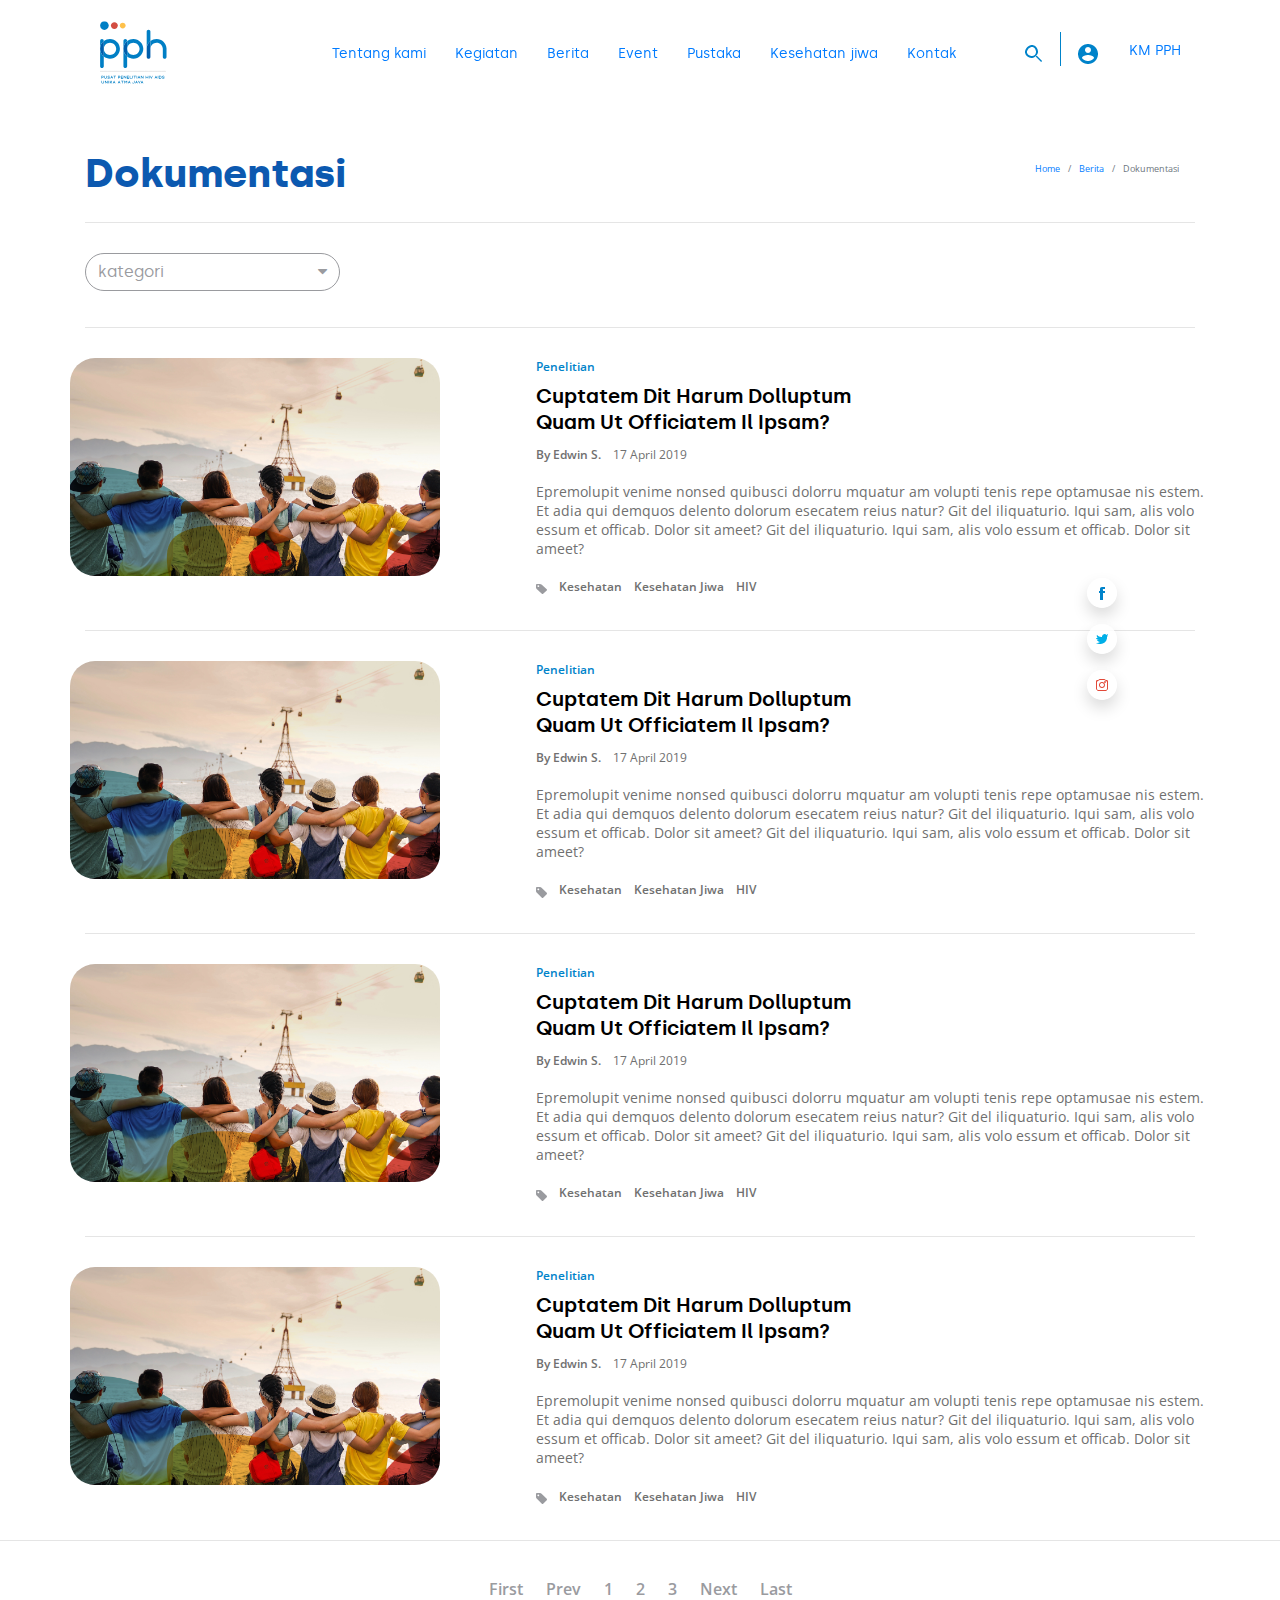
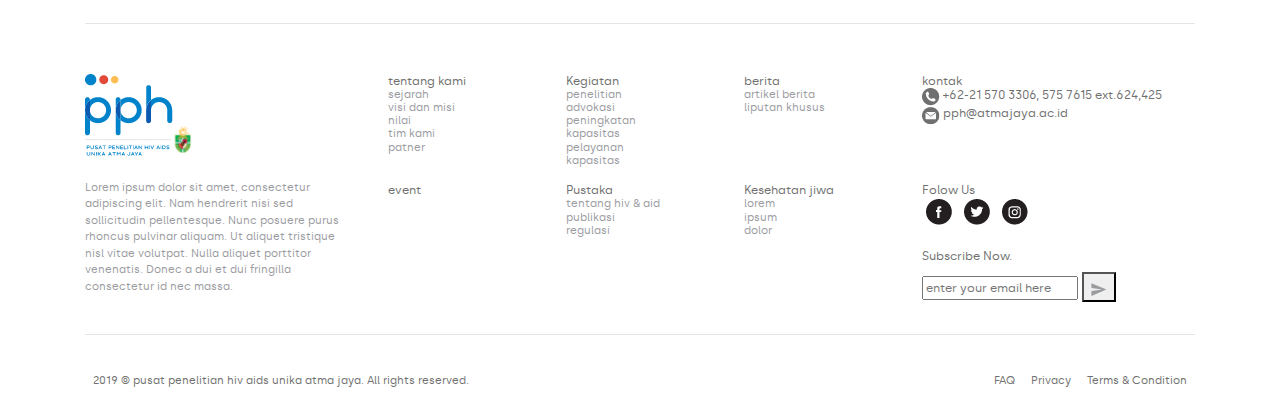
<file: dukomentasi.html>
<!DOCTYPE html>
<html lang="en">
<head>
    <meta charset="UTF-8">
    <meta name="viewport" content="width=device-width, initial-scale=1.0">
    <meta http-equiv="X-UA-Compatible" content="ie=edge">
    <title>Penelitian</title>
    <!-- Bootstrap -->
    <link rel="stylesheet" href="https://stackpath.bootstrapcdn.com/font-awesome/4.7.0/css/font-awesome.min.css">

    <link href="https://stackpath.bootstrapcdn.com/bootstrap/4.3.1/css/bootstrap.min.css" rel="stylesheet" integrity="sha384-ggOyR0iXCbMQv3Xipma34MD+dH/1fQ784/j6cY/iJTQUOhcWr7x9JvoRxT2MZw1T" crossorigin="anonymous">
    <link rel="stylesheet" href="css/header-footer.css">
    <link href="css/dokumentasi.css" rel="stylesheet">

    <!-- font -->
    <link href="https://fonts.googleapis.com/css?family=Open+Sans:300,300i,400,400i,600,600i,700,700i,800,800i&display=swap" rel="stylesheet">
    
    <style>
    @font-face {
        font-family: 'silkaregular';
    src: url('font/Silka-Complete-Webfont/Silka-Roman-Webfont/silka-regular-webfont.woff') format('woff');
    font-weight: normal;
    font-style: normal;
    }

    @font-face {
        font-family: 'silkabold';
        src: url('font/Silka-Complete-Webfont/Silka-Roman-Webfont/silka-bold-webfont.woff') format('woff');
    font-weight: normal;
    font-style: normal;
    }

    @font-face {
        font-family: 'silkalight';
        src: url('font/Silka-Complete-Webfont/Silka-Roman-Webfont/silka-light-webfont.woff') format('woff');
    font-weight: normal;
    font-style: normal;
    }

    @font-face {
        font-family: 'silkamedium';
        src: url('font/Silka-Complete-Webfont/Silka-Roman-Webfont/silka-medium-webfont.woff') format('woff');
    font-weight: normal;
    font-style: normal;
    }

    @font-face {
        font-family: 'silkasemibold';
        src: url('font/Silka-Complete-Webfont/Silka-Roman-Webfont/silka-semibold-webfont.woff') format('woff');
    font-weight: normal;
    font-style: normal;
    }

    @font-face {
        font-family: 'silkaregular_italic';
        src: url('font/Silka-Complete-Webfont/Silka-Italic-Webfont/silka-regularitalic-webfont.woff') format('woff');
    font-weight: normal;
    font-style: normal;
    }
    </style>

</head>
<body>
    <!-- navbar -->
    <header>
        <nav class="navbar fixed-top navbar-expand-md justify-content-center opaque-navbar f-14" >
            <div class="container">
                <a class="navbar-brand" href="index.html"><img src="logo/LogoPPH-01-01.svg" width="110" height="80" alt=""></a>
                <button class="navbar-toggler" type="button" data-toggle="collapse" data-target="#collapsingNavbar2" aria-controls="navbarSupportedContent" aria-expanded="false" aria-label="Toggle navigation">
                    <span class="navbar-toggler-icon"><img src="images/icon-navbar.png" alt="" srcset=""></span>
                    <span class="navbar-toggler-icon"><img src="images/navbar-account.png" alt="" srcset=""></span>
                </button>
                <!-- <button class="navbar-toggler " type="button" data-toggle="collapse" data-target="#collapsingNavbar2" aria-controls="navbarSupportedContent" aria-expanded="false" aria-label="Toggle navigation">
                    <span class="navbar-toggler-icon"><img src="images/navbar-account.png" alt="" srcset=""></span>
                </button> -->
                <div class="navbar-collapse collapse justify-content-between align-items-center w-100" id="collapsingNavbar2">
                    <ul class="navbar-nav mx-auto text-center">
                        <li class="nav-item active">
                            <a class="nav-link" href="tentang-kami.html">Tentang kami <span class="sr-only">(current)</span></a>
                        </li>
                        <li class="nav-item">
                            <a class="nav-link" href="aktivitas.html">Kegiatan</a>
                        </li>
                        <li class="nav-item dropdown">
                            <a class="nav-link dropdown-toggle" id="navbarDropdown dropdown-toggle" role="button" data-toggle="dropdown" aria-haspopup="true" aria-expanded="false" href="#">Berita</a>
                            <div class="dropdown-menu " aria-labelledby="navbarDropdown">
                                <a class="dropdown-item" href="dukomentasi.html">Dokumentasi</a>
                                <a class="dropdown-item" href="artikel.html">Artikel</a>
                                <a class="dropdown-item" href="detail-artikel.html">Detail Artikel</a>
                            </div>
                        </li>
                        <li class="nav-item">
                            <a class="nav-link" href="event.html">Event</a>
                        </li>
                        <li class="nav-item">
                            <a class="nav-link" href="pustaka.html">Pustaka</a>
                        </li>
                        <li class="nav-item">
                            <a class="nav-link" href="kesehatanjiwa.html">Kesehatan jiwa</a>
                        </li>
                        <li class="nav-item">
                            <a class="nav-link" href="kontak.html">Kontak</a>
                        </li>

                    </ul>
                    <ul class="nav navbar-nav flex-row justify-content-center flex-nowrap">
                        <li class="nav-item"><a class="nav-link" href=""><img src="images/baseline-search-24px.png" alt="" srcset=""></a> </li>
                        <li class="nav-item"><img src="images/Line 1.png" alt="" srcset=""></li>
                        <li class="nav-item"><a class="nav-link" href=""><img src="images/baseline-account_circle-24px.png" alt="" srcset=""></a> </li>
                        <li class="nav-item"><a class="nav-link" href="">KM PPH</a> </li>
                    </ul>
                </div>
            </div>
        </nav>
    </header>
    <!-- penutup nav-->

    <!-- sidebar sosial media -->
    <aside id="hide-sidebar">
        <div class="container">
            <div class="row">
                <div class="col-md-1">
                    <ul class="list-unstyled">
                        <li class="p-2"><a href=""><img class="shadow rounded-circle" src="images/fb-white-icon.png" alt=""></a></li>
                        <li class="p-2"><a href=""><img class="shadow rounded-circle" src="images/tw-white-icon.png" alt=""></a></li>
                        <li class="p-2"><a href=""><img class="shadow rounded-circle" src="images/ig-white-icon.png" alt=""></a></li>
                    </ul>
                </div>
            </div>
        </div>
    </aside>
    <!-- tutup sidebar sosial media -->

    <section id="dokumentasi">
        <div class="container">
            <div class="row">
                <div class="col">
                    <div class="clearfix">
                        <h3 class="float-left f-40 f-bt fsb">Dokumentasi</h3>
                        <nav aria-label="breadcrumb">
                            <ol class="breadcrumb float-right">
                               <li class="breadcrumb-item f-os f-at f-9"><a href="#">Home</a></li>
                               <li class="breadcrumb-item f-os f-at f-9"><a href="#">Berita</a></li>
                               <li class="breadcrumb-item f-os f-at f-9 active" aria-current="page">Dokumentasi</li>
                            </ol>
                        </nav>
                    </div>
                </div>
            </div><hr class="batas">
        </div>
    </section>

    

    <!-- katagori urutan dropdown -->
    <section>
        <div class="container"> 
            <div class="row justify-content-between">
                <div class="col">
                    <div class="clearfix">
                        <div class="btn-group float-left">
                            <button class="btn btn-default dropdown-toggle f-am" type="button" id="tekan" data-toggle="dropdown" aria-haspopup="true"
                                    aria-expanded="false">
                                        kategori <i class="fa fa-caret-down" aria-hidden="true"></i>
                            </button>
                            <div class="dropdown-menu " aria-labelledby="tekan">
                                <a class="dropdown-item f-am" href="#">katagori1</a>
                                <a class="dropdown-item f-am" href="#">Katagori2</a>
                            </div>
                        </div>
                    </div>
                </div>
            </div>
        </div>
    </section>
    <!-- tutup katagori urutan dropdown-->

    <div class="container">
        <hr>
    </div>

    <!-- artikel -->
    <section>
        <div class="container">
            <div class="row">
                <div class="media"> 
                    <a class="d-flex" href="#">
                        <img class="align-seft-center mr-5 rounded img-fluid gambar" src="images/landing_01.png" alt="">
                    </a>
                    <div class="media-body ml-5">
                        <h6 class=" penelitian">Penelitian</h6>
                        <h3 class="judul">Cuptatem Dit Harum Dolluptum <br> Quam Ut Officiatem Il Ipsam?</h3>
                        <ul class="list-inline">
                            <li class="list-inline-item penulis" >By Edwin S.</li>
                            <li class="list-inline-item tanggal">17 April 2019</li>
                        </ul>
                        <p class="isi">Epremolupit venime nonsed quibusci dolorru mquatur am  volupti tenis repe optamusae nis estem. Et adia qui demquos  delento dolorum esecatem 
                            reius natur? Git del iliquaturio. Iqui  sam, alis volo essum et officab. Dolor sit ameet? Git del iliquaturio. Iqui  sam, alis volo essum et 
                            officab. Dolor sit ameet?</p>
                        <ul class="list-inline">
                            <li class="list-inline-item " ><img src="icon/tag-black-shape.svg"></li>
                            <li class="list-inline-item tag">Kesehatan</li>
                            <li class="list-inline-item tag"> Kesehatan Jiwa</li>
                            <li class="list-inline-item tag">HIV</li>
                        </ul>                        
                        
                    </div>
                </div>
            </div>
            <hr> <!-- pembatas -->            
            <div class="row">
                <div class="media"> 
                    <a class="d-flex" href="#">
                        <img class="align-seft-center mr-5 rounded img-fluid gambar" src="images/landing_01.png" alt="">
                    </a>
                    <div class="media-body ml-5">
                        <h6 class=" penelitian">Penelitian</h6>
                        <h3 class="judul">Cuptatem Dit Harum Dolluptum <br> Quam Ut Officiatem Il Ipsam?</h3>
                        <ul class="list-inline">
                            <li class="list-inline-item penulis" >By Edwin S.</li>
                            <li class="list-inline-item tanggal">17 April 2019</li>
                        </ul>
                        <p class="isi">Epremolupit venime nonsed quibusci dolorru mquatur am  volupti tenis repe optamusae nis estem. Et adia qui demquos  delento dolorum esecatem 
                            reius natur? Git del iliquaturio. Iqui  sam, alis volo essum et officab. Dolor sit ameet? Git del iliquaturio. Iqui  sam, alis volo essum et 
                            officab. Dolor sit ameet?</p>
                        <ul class="list-inline">
                            <li class="list-inline-item " ><img src="icon/tag-black-shape.svg"></li>
                            <li class="list-inline-item tag">Kesehatan</li>
                            <li class="list-inline-item tag"> Kesehatan Jiwa</li>
                            <li class="list-inline-item tag">HIV</li>
                        </ul>                        
                        
                    </div>
                </div>
            </div>
            <hr> <!-- pembatas --> 
            <div class="row">
                <div class="media"> 
                    <a class="d-flex" href="#">
                        <img class="align-seft-center mr-5 rounded img-fluid gambar" src="images/landing_01.png" alt="">
                    </a>
                    <div class="media-body ml-5">
                        <h6 class=" penelitian">Penelitian</h6>
                        <h3 class="judul">Cuptatem Dit Harum Dolluptum <br> Quam Ut Officiatem Il Ipsam?</h3>
                        <ul class="list-inline">
                            <li class="list-inline-item penulis" >By Edwin S.</li>
                            <li class="list-inline-item tanggal">17 April 2019</li>
                        </ul>
                        <p class="isi">Epremolupit venime nonsed quibusci dolorru mquatur am  volupti tenis repe optamusae nis estem. Et adia qui demquos  delento dolorum esecatem 
                            reius natur? Git del iliquaturio. Iqui  sam, alis volo essum et officab. Dolor sit ameet? Git del iliquaturio. Iqui  sam, alis volo essum et 
                            officab. Dolor sit ameet?</p>
                        <ul class="list-inline">
                            <li class="list-inline-item " ><img src="icon/tag-black-shape.svg"></li>
                            <li class="list-inline-item tag">Kesehatan</li>
                            <li class="list-inline-item tag"> Kesehatan Jiwa</li>
                            <li class="list-inline-item tag">HIV</li>
                        </ul>                        
                        
                    </div>
                </div>
            </div>
            <hr> <!-- pembatas --> 
            <div class="row">
                <div class="media"> 
                    <a class="d-flex" href="#">
                        <img class="align-seft-center mr-5 rounded img-fluid gambar" src="images/landing_01.png" alt="">
                    </a>
                    <div class="media-body ml-5">
                        <h6 class=" penelitian">Penelitian</h6>
                        <h3 class="judul">Cuptatem Dit Harum Dolluptum <br> Quam Ut Officiatem Il Ipsam?</h3>
                        <ul class="list-inline">
                            <li class="list-inline-item penulis" >By Edwin S.</li>
                            <li class="list-inline-item tanggal">17 April 2019</li>
                        </ul>
                        <p class="isi">Epremolupit venime nonsed quibusci dolorru mquatur am  volupti tenis repe optamusae nis estem. Et adia qui demquos  delento dolorum esecatem 
                            reius natur? Git del iliquaturio. Iqui  sam, alis volo essum et officab. Dolor sit ameet? Git del iliquaturio. Iqui  sam, alis volo essum et 
                            officab. Dolor sit ameet?</p>
                        <ul class="list-inline">
                            <li class="list-inline-item " ><img src="icon/tag-black-shape.svg"></li>
                            <li class="list-inline-item tag">Kesehatan</li>
                            <li class="list-inline-item tag"> Kesehatan Jiwa</li>
                            <li class="list-inline-item tag">HIV</li>
                        </ul>                        
                        
                    </div>
                </div>
            </div>
            </div><hr><!-- pembatas -->
        </div>
    </section>
    <!-- tutup artikel -->


    <!-- atur halaman -->
    <nav class="">
      <ul class="pagination justify-content-center f-os fossb">
        <li class="page-item"><a class="page-link" href="#">First</a></li>
        <li class="page-item"><a class="page-link" href="#">Prev</a></li>
        <li class="page-item"><a class="page-link" href="#">1</a></li>
        <li class="page-item"><a class="page-link" href="#">2</a></li>
        <li class="page-item"><a class="page-link" href="#">3</a></li>
        <li class="page-item"><a class="page-link" href="#">Next</a></li>
        <li class="page-item"><a class="page-link" href="#">Last</a></li>
      </ul>
    </nav>

    <div class="container">
        <hr>
    </div>

    <!-- Footer section -->
    <div class="section" id="footer">
        <div class="container">
            <div class="row">
                
                <!-- footer baris ke 1 kolom ke 1 -->

                <div class="col-md-3">
                    <img id="footer-logo" src="images/LOGO.png">
                    <br>
                    <p class="f-am f-11">Lorem ipsum dolor sit amet, consectetur adipiscing elit. Nam hendrerit nisi sed sollicitudin pellentesque. Nunc posuere purus rhoncus pulvinar aliquam. Ut aliquet tristique nisl vitae volutpat. Nulla aliquet porttitor venenatis. Donec a dui et dui fringilla consectetur id nec massa.</p>
                </div>
                <div class="col">

                    <!-- footer baris ke 1 kolem ke 2 -->
                    <div class="row justify-content-around">
                        <div class="col-md-2" id="hide-footer">
                            <ul class="list-unstyled">
                                <li class="f-at f-12">tentang kami</li>
                                <li class="f-am f-11">sejarah</li>
                                <li class="f-am f-11">visi dan misi</li>
                                <li class="f-am f-11">nilai</li>
                                <li class="f-am f-11">tim kami</li>
                                <li class="f-am f-11">patner</li>
                            </ul>
                        </div>
                        <!-- id="hide-footer" -->
                        <div class="col-md-2  " id="hide-footer"  >
                            <ul class="list-unstyled">
                                <li class="f-at f-12">Kegiatan</li>
                                <li class="f-am f-11">penelitian</li>
                                <li class="f-am f-11">advokasi</li>
                                <li class="f-am f-11">peningkatan kapasitas</li>
                                <li class="f-am f-11">pelayanan kapasitas</li>
                            </ul>
                        </div>
                        <div class="col-md-2" id="hide-footer">
                            <ul class="list-unstyled">
                                <li class="f-at f-12">berita</li>
                                <li class="f-am f-11">artikel berita</li>
                                <li class="f-am f-11">liputan khusus</li>
                            </ul>
                        </div>
                        <div class="col-md-4">
                            <ul class="list-unstyled">
                                <li class="f-12 f-at">kontak</li>
                                <li class="f-12 f-at"><img src="images/phone-icon.png" alt="" srcset=""> +62-21 570 3306, 575 7615 ext.624,425</li>
                                <li class="f-12 f-at"><img src="images/mail-icon.png" alt="" srcset=""></i> pph@atmajaya.ac.id</li>
                            </ul>
                        </div>
                    </div>

                    <!-- footer baris ke 2  kolom ke 2 -->
                    <div class="row justify-content-around">
                        <div class="col-md-2" id="hide-footer">
                            <ul class="list-unstyled">
                                <li class="f-at f-12">event</li>
                            </ul>
                        </div>
                        <div class="col-md-2" id="hide-footer">
                            <ul class="list-unstyled">
                                <li class="f-at f-12">Pustaka</li>
                                <li class="f-am f-11">tentang hiv & aid</li>
                                <li class="f-am f-11">publikasi</li>
                                <li class="f-am f-11">regulasi</li>
                            </ul>
                        </div>
                        <div class="col-md-2" id="hide-footer">
                            <ul class="list-unstyled">
                                <li class="f-at f-12">Kesehatan jiwa</li>
                                <li class="f-am f-11">lorem</li>
                                <li class="f-am f-11">ipsum</li>
                                <li class="f-am f-11">dolor</li>
                            </ul>
                        </div>
                        <div class="col-md-4">
                            <ul class="list-unstyled">
                                <li class="f-at f-12">Folow Us</li>
                                <a class="p-1" href="#"> <img src="images/fb-icon.png" alt="" srcset=""></a>
                                <a class="p-1" href="#"> <img src="images/tw-icon.png" alt="" srcset=""></a>
                                <a class="p-1" href="#"> <img src="images/ig-icon.png" alt="" srcset=""></a>
                                <br>
                                <br>
                                <h5 class="f-at f-12"> Subscribe Now.</h5>
                                <form action="">
                                    <input class="form-sub f-12 fam" type="email" name="email" id="email" placeholder="enter your email here">
                                    <button class="submit" type="submit"><img src="images/sub-icon.png" class="" alt="" srcset=""></button>
                                </form>
                                
                            </ul>
                        </div>
                    </div>
                </div>
            </div>
            <hr><!-- pembatas -->
        </div>
    </div>
    <!-- tutup footer section -->

    <footer class="">
        <div class="container">
            <div class="d-flex">
              <div class="p-2 mr-auto f-at f-11">2019 © pusat penelitian hiv aids unika atma jaya. All rights reserved.</div>
              <div class="p-2 f-at f-11" id="hide-footer">FAQ</div>
              <div class="p-2 f-at f-11" id="hide-footer">Privacy</div>
              <div class="p-2 f-at f-11" id="hide-footer">Terms & Condition</div>
            </div>
        </div>
    </footer>

    <!-- bootstrap -->
    <script src="https://code.jquery.com/jquery-3.3.1.slim.min.js" integrity="sha384-q8i/X+965DzO0rT7abK41JStQIAqVgRVzpbzo5smXKp4YfRvH+8abtTE1Pi6jizo" crossorigin="anonymous"></script>
    <script src="https://cdnjs.cloudflare.com/ajax/libs/popper.js/1.14.7/umd/popper.min.js" integrity="sha384-UO2eT0CpHqdSJQ6hJty5KVphtPhzWj9WO1clHTMGa3JDZwrnQq4sF86dIHNDz0W1" crossorigin="anonymous"></script>
    <script src="https://stackpath.bootstrapcdn.com/bootstrap/4.3.1/js/bootstrap.min.js" integrity="sha384-JjSmVgyd0p3pXB1rRibZUAYoIIy6OrQ6VrjIEaFf/nJGzIxFDsf4x0xIM+B07jRM" crossorigin="anonymous"></script>

    <!-- scrol navbar trasnparan ke solid -->
    <script src="js/scroll-nav.js"></script>
</body>
</html>
</file>
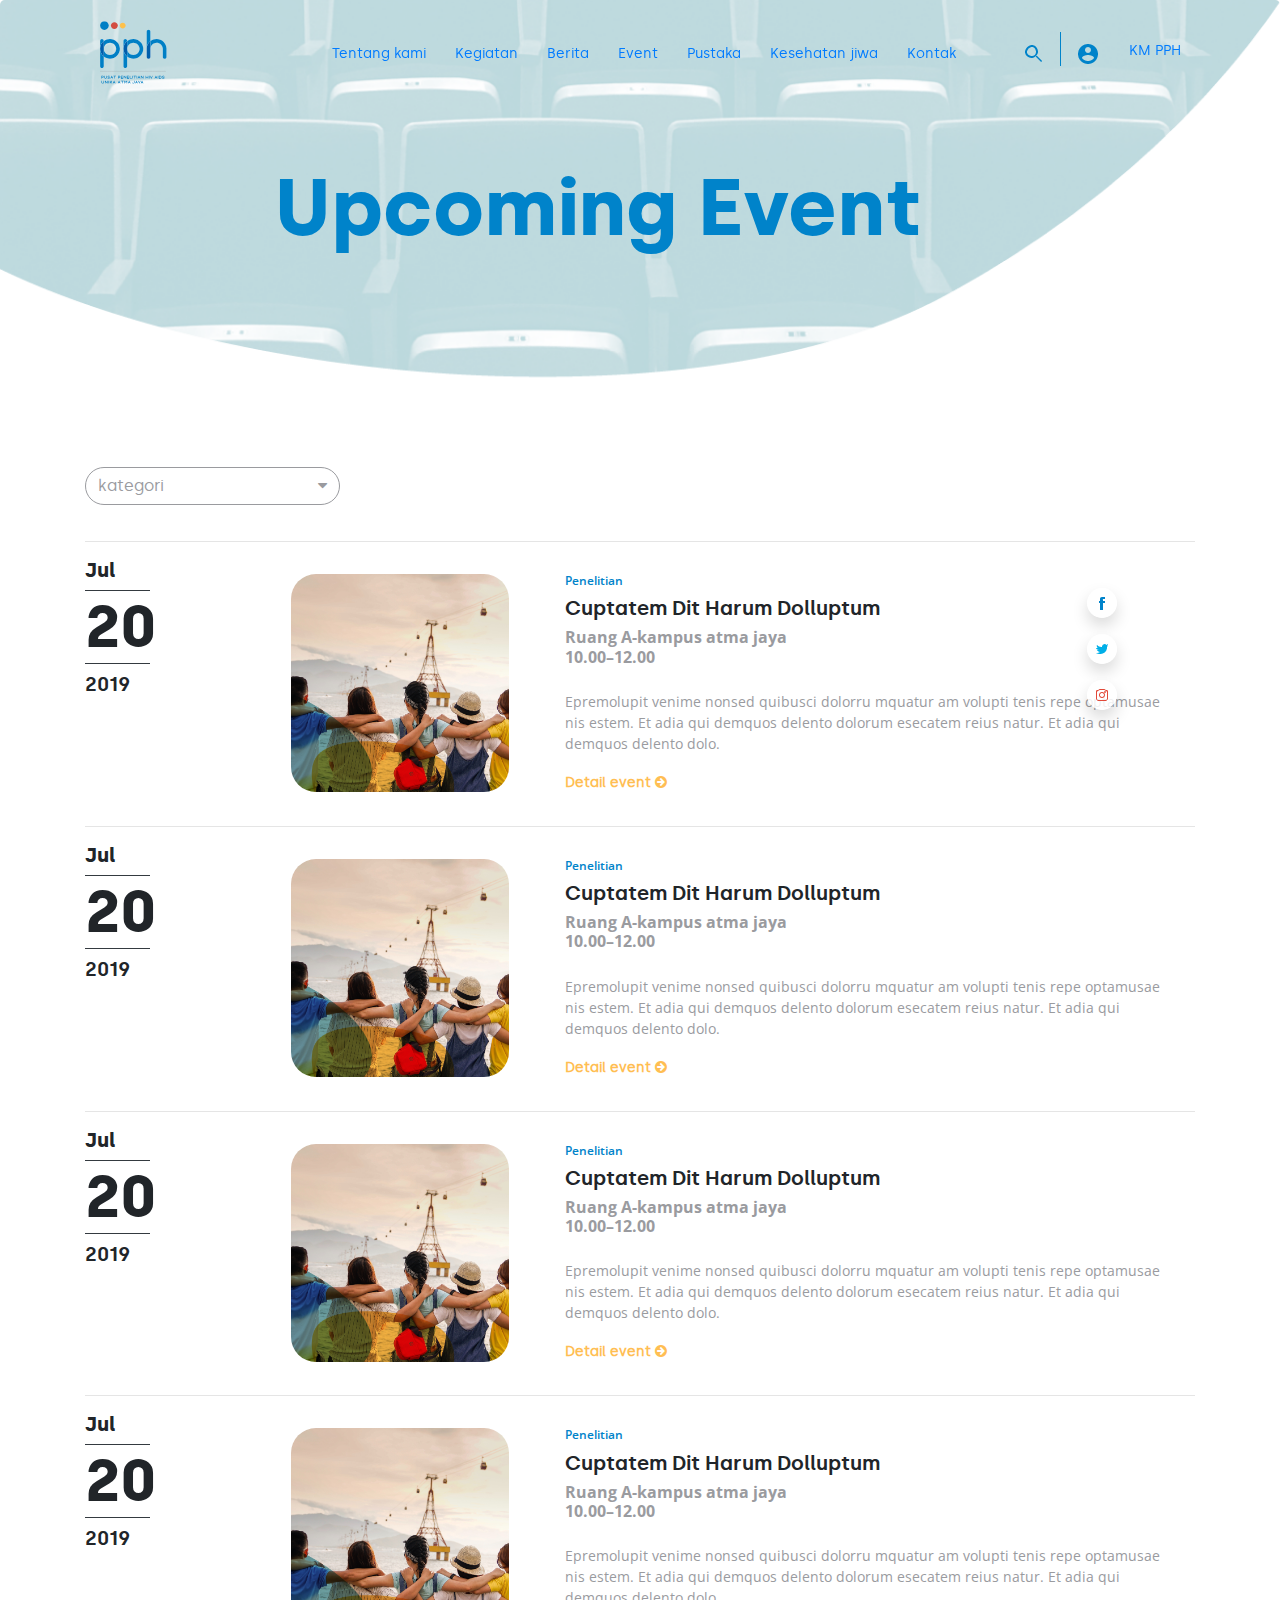
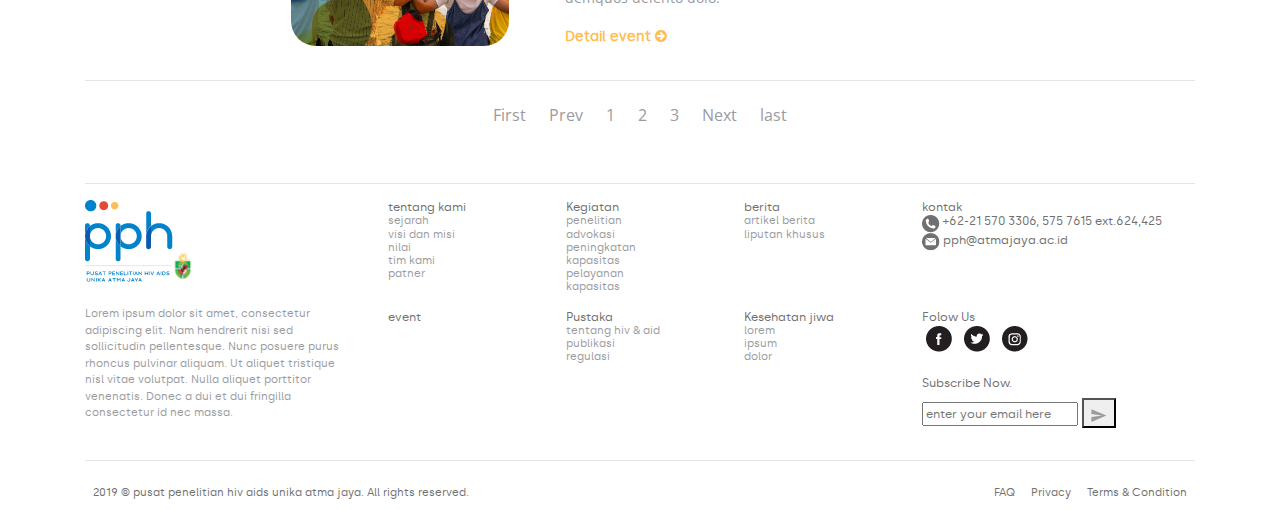
<file: event.html>
<!DOCTYPE html>
<html lang="en">
<head>
    <meta charset="UTF-8">
    <meta name="viewport" content="width=device-width, initial-scale=1.0">
    <meta http-equiv="X-UA-Compatible" content="ie=edge">
    <title>Event</title>
    <!-- Bootstrap -->
    <link rel="stylesheet" href="https://stackpath.bootstrapcdn.com/font-awesome/4.7.0/css/font-awesome.min.css">
    <link href="https://stackpath.bootstrapcdn.com/bootstrap/4.3.1/css/bootstrap.min.css" rel="stylesheet" integrity="sha384-ggOyR0iXCbMQv3Xipma34MD+dH/1fQ784/j6cY/iJTQUOhcWr7x9JvoRxT2MZw1T" crossorigin="anonymous">
    <link href="css/event.css" rel="stylesheet">
    <link rel="stylesheet" href="css/header-footer.css">

    <!-- font -->
    <link href="https://fonts.googleapis.com/css?family=Open+Sans:300,300i,400,400i,600,600i,700,700i,800,800i&display=swap" rel="stylesheet">

    <style>
    @font-face {
        font-family: 'silkaregular';
    src: url('font/Silka-Complete-Webfont/Silka-Roman-Webfont/silka-regular-webfont.woff') format('woff');
    font-weight: normal;
    font-style: normal;
    }

    @font-face {
        font-family: 'silkabold';
        src: url('font/Silka-Complete-Webfont/Silka-Roman-Webfont/silka-bold-webfont.woff') format('woff');
    font-weight: normal;
    font-style: normal;
    }

    @font-face {
        font-family: 'silkalight';
        src: url('font/Silka-Complete-Webfont/Silka-Roman-Webfont/silka-light-webfont.woff') format('woff');
    font-weight: normal;
    font-style: normal;
    }

    @font-face {
        font-family: 'silkamedium';
        src: url('font/Silka-Complete-Webfont/Silka-Roman-Webfont/silka-medium-webfont.woff') format('woff');
    font-weight: normal;
    font-style: normal;
    }

    @font-face {
        font-family: 'silkasemibold';
        src: url('font/Silka-Complete-Webfont/Silka-Roman-Webfont/silka-semibold-webfont.woff') format('woff');
    font-weight: normal;
    font-style: normal;
    }

    @font-face {
        font-family: 'silkaregular_italic';
        src: url('font/Silka-Complete-Webfont/Silka-Italic-Webfont/silka-regularitalic-webfont.woff') format('woff');
    font-weight: normal;
    font-style: normal;
    }
    </style>
</head>
<body>

    <!-- navbar -->
    <header>
        <nav class="navbar fixed-top navbar-expand-md justify-content-center opaque-navbar f-14" >
            <div class="container">
                <a class="navbar-brand" href="index.html"><img src="logo/LogoPPH-01-01.svg" width="110" height="80" alt=""></a>
                <button class="navbar-toggler" type="button" data-toggle="collapse" data-target="#collapsingNavbar2" aria-controls="navbarSupportedContent" aria-expanded="false" aria-label="Toggle navigation">
                    <span class="navbar-toggler-icon"><img src="images/icon-navbar.png" alt="" srcset=""></span>
                    <span class="navbar-toggler-icon"><img src="images/navbar-account.png" alt="" srcset=""></span>
                </button>
                <!-- <button class="navbar-toggler " type="button" data-toggle="collapse" data-target="#collapsingNavbar2" aria-controls="navbarSupportedContent" aria-expanded="false" aria-label="Toggle navigation">
                    <span class="navbar-toggler-icon"><img src="images/navbar-account.png" alt="" srcset=""></span>
                </button> -->
                <div class="navbar-collapse collapse justify-content-between align-items-center w-100" id="collapsingNavbar2">
                    <ul class="navbar-nav mx-auto text-center">
                        <li class="nav-item active">
                            <a class="nav-link" href="tentang-kami.html">Tentang kami <span class="sr-only">(current)</span></a>
                        </li>
                        <li class="nav-item">
                            <a class="nav-link" href="aktivitas.html">Kegiatan</a>
                        </li>
                        <li class="nav-item dropdown">
                            <a class="nav-link" id="navbarDropdown" role="button" data-toggle="dropdown" aria-haspopup="true" aria-expanded="false" href="#">Berita</a>
                            <div class="dropdown-menu" aria-labelledby="navbarDropdown">
                                <a class="dropdown-item" href="dukomentasi.html">Dokumentasi</a>
                                <a class="dropdown-item" href="artikel.html">Artikel</a>
                                <a class="dropdown-item" href="detail-artikel.html">Detail Artikel</a>
                            </div>
                        </li>
                        <li class="nav-item">
                            <a class="nav-link" href="event.html">Event</a>
                        </li>
                        <li class="nav-item">
                            <a class="nav-link" href="pustaka.html">Pustaka</a>
                        </li>
                        <li class="nav-item">
                            <a class="nav-link" href="kesehatanjiwa.html">Kesehatan jiwa</a>
                        </li>
                        <li class="nav-item">
                            <a class="nav-link" href="kontak.html">Kontak</a>
                        </li>

                    </ul>
                    <ul class="nav navbar-nav flex-row justify-content-center flex-nowrap">
                        <li class="nav-item"><a class="nav-link" href=""><img src="images/baseline-search-24px.png" alt="" srcset=""></a> </li>
                        <li class="nav-item"><img src="images/Line 1.png" alt="" srcset=""></li>
                        <li class="nav-item"><a class="nav-link" href=""><img src="images/baseline-account_circle-24px.png" alt="" srcset=""></a> </li>
                        <li class="nav-item"><a class="nav-link" href="">KM PPH</a> </li>
                    </ul>
                </div>
            </div>
        </nav>
    </header>
    <!-- penutup nav-->
    
    <!-- sidebar sosial media -->
    <aside id="hide-sidebar">
        <div class="container">
            <div class="row">
                <div class="col-md-1">
                    <ul class="list-unstyled">
                        <li class="p-2"><a href=""><img class="shadow rounded-circle" src="images/fb-white-icon.png" alt=""></a></li>
                        <li class="p-2"><a href=""><img class="shadow rounded-circle" src="images/tw-white-icon.png" alt=""></a></li>
                        <li class="p-2"><a href=""><img class="shadow rounded-circle" src="images/ig-white-icon.png" alt=""></a></li>
                    </ul>
                </div>
            </div>
        </div>
    </aside>
    <!-- tutup sidebar sosial media -->

    <!-- landing -->
    <div class="jumbotron">
        <div class="container">
            <div class="row justify-content-center">
                <div class="col-md-8">
                    <h1 class="display-4 mt-5 pt-5 fsb f-bm ">Upcoming Event </h1>
                </div> 
            </div>
        </div>
    </div>
    <!-- tutup landing -->

    <!-- katagori urutan dropdown -->
    <section>
        <div class="container">
            <div class="row justify-content-between">
                <div class="col">
                    <div class="clearfix">
                        <div class="btn-group float-left">
                            <button class="btn btn-default dropdown-toggle f-am" type="button" id="tekan" data-toggle="dropdown" aria-haspopup="true"
                                    aria-expanded="false">
                                        kategori <i class="fa fa-caret-down" aria-hidden="true"></i>
                            </button>
                            <div class="dropdown-menu dropdown-menu-right" aria-labelledby="tekan">
                                <a class="dropdown-item" href="#">katagori1</a>
                                <a class="dropdown-item" href="#">Katagori2</a>
                            </div>
                        </div>
                    </div>
                </div>
            </div>
        </div>
    </section>
    <!-- tutup katagori urutan dropdown-->

    <!-- event -->
    <section class="event">
        <div class="container"><hr>
            <div class="row justify-content-between ">
                <div class="col-md-1 col-2 tanggal">
                    <h3 class="f-20 fsb">Jul</h3>
                    <h1 class="f-60 fsb border-top border-bottom  border-dark">20</h1>
                    <h3 class="f-20 fssb tahun">2019</h3>
                </div>
                <div class="col-md-10  col-10">
                    <div class="media p-3 ">
                        <a class="d-flex" href="#">
                            <img class="align-seft-center mr-3 img-fluid  img-event" src="images/landing_01.png" alt="">
                        </a>
                        <div class="media-body">
                            <h6 class="f-12 f-os fossb f-bm">Penelitian</h6>
                            <h4 class="f-20 fssb judul">Cuptatem Dit Harum Dolluptum</h4>
                            <h4 class="f-16 f-t f-am f-os fosb ruang">Ruang A-kampus atma jaya <br>
                                    10.00–12.00</h4>
                            <p class="f-14 f-os f-am pt-3">Epremolupit venime nonsed quibusci dolorru mquatur am  volupti tenis repe optamusae nis estem. Et adia qui demquos  
                                delento dolorum esecatem reius natur. Et adia qui demquos  delento dolo.</p>
                            <a class="f-14 f-t f-k popup" data-toggle="modal" data-target="#modal-event" href="http://">Detail event <i class="fa fa-arrow-circle-right" aria-hidden="true"></i></a>
                        </div>
                    </div>
                </div>
            </div>

            <hr><!-- batas -->

            <div class="row justify-content-between ">
                <div class="col-md-1 col-2 tanggal">
                    <h3 class="f-20 fsb">Jul</h3>
                    <h1 class="f-60 fsb border-top border-bottom  border-dark">20</h1>
                    <h3 class="f-20 fssb tahun">2019</h3>
                </div>
                <div class="col-md-10  col-10">
                    <div class="media p-3 ">
                        <a class="d-flex" href="#">
                            <img class="align-seft-center mr-3 img-fluid  img-event" src="images/landing_01.png" alt="">
                        </a>
                        <div class="media-body">
                            <h6 class="f-12 f-os fossb f-bm">Penelitian</h6>
                            <h4 class="f-20 fssb judul">Cuptatem Dit Harum Dolluptum</h4>
                            <h4 class="f-16 f-t f-am f-os fosb ruang">Ruang A-kampus atma jaya <br>
                                    10.00–12.00</h4>
                            <p class="f-14 f-os f-am pt-3">Epremolupit venime nonsed quibusci dolorru mquatur am  volupti tenis repe optamusae nis estem. Et adia qui demquos  
                                delento dolorum esecatem reius natur. Et adia qui demquos  delento dolo.</p>
                            <a class="f-14 f-t f-k popup" data-toggle="modal" data-target="#modal-event" href="http://">Detail event <i class="fa fa-arrow-circle-right" aria-hidden="true"></i></a>
                        </div>
                    </div>
                </div>
            </div>

            <hr><!-- batas -->

            <div class="row justify-content-between ">
                <div class="col-md-1 col-2 tanggal">
                    <h3 class="f-20 fsb">Jul</h3>
                    <h1 class="f-60 fsb border-top border-bottom  border-dark">20</h1>
                    <h3 class="f-20 fssb tahun">2019</h3>
                </div>
                <div class="col-md-10  col-10">
                    <div class="media p-3 ">
                        <a class="d-flex" href="#">
                            <img class="align-seft-center mr-3 img-fluid  img-event" src="images/landing_01.png" alt="">
                        </a>
                        <div class="media-body">
                            <h6 class="f-12 f-os fossb f-bm">Penelitian</h6>
                            <h4 class="f-20 fssb judul">Cuptatem Dit Harum Dolluptum</h4>
                            <h4 class="f-16 f-t f-am f-os fosb ruang">Ruang A-kampus atma jaya <br>
                                    10.00–12.00</h4>
                            <p class="f-14 f-os f-am pt-3">Epremolupit venime nonsed quibusci dolorru mquatur am  volupti tenis repe optamusae nis estem. Et adia qui demquos  
                                delento dolorum esecatem reius natur. Et adia qui demquos  delento dolo.</p>
                            <a class="f-14 f-t f-k popup" data-toggle="modal" data-target="#modal-event" href="http://">Detail event <i class="fa fa-arrow-circle-right" aria-hidden="true"></i></a>
                        </div>
                    </div>
                </div>
            </div>

            <hr><!-- batas -->

            <div class="row justify-content-between ">
                <div class="col-md-1 col-2 tanggal">
                    <h3 class="f-20 fsb">Jul</h3>
                    <h1 class="f-60 fsb border-top border-bottom  border-dark">20</h1>
                    <h3 class="f-20 fssb tahun">2019</h3>
                </div>
                <div class="col-md-10  col-10">
                    <div class="media p-3 ">
                        <a class="d-flex" href="#">
                            <img class="align-seft-center mr-3 img-fluid  img-event" src="images/landing_01.png" alt="">
                        </a>
                        <div class="media-body">
                            <h6 class="f-12 f-os fossb f-bm">Penelitian</h6>
                            <h4 class="f-20 fssb judul">Cuptatem Dit Harum Dolluptum</h4>
                            <h4 class="f-16 f-t f-am f-os fosb ruang">Ruang A-kampus atma jaya <br>
                                    10.00–12.00</h4>
                            <p class="f-14 f-os f-am pt-3">Epremolupit venime nonsed quibusci dolorru mquatur am  volupti tenis repe optamusae nis estem. Et adia qui demquos  
                                delento dolorum esecatem reius natur. Et adia qui demquos  delento dolo.</p>
                            <a class="f-14 f-t f-k popup" data-toggle="modal" data-target="#modal-event" href="http://">Detail event <i class="fa fa-arrow-circle-right" aria-hidden="true"></i></a>
                        </div>
                    </div>
                </div>
            </div><hr>
        </div>
    </section>
    <!-- tutup event -->

    <!-- modal event popup -->
    <div class="modal fade" id="modal-event" role="dialog">
        <div class="modal-dialog modal-lg  ">
      
          <!-- Modal content-->
          <div class="modal-content ">
            <div class="modal-body">
                <div class="container-fluid">
                    <div class="row">
                        <div class="col-md-6">
                            <img class="img-modal-event " src="images/baseline-search-24px.png" alt="" srcset="">
                        </div>
                        <div class="col-md-6">
                            <h3 class="jud-event">Cuptatem Dit Harum</h3>
                            <h4 class="wak-event"><span class="ruangan"> sapiente repudiandae? Ipsa, maxime similique.</span> <br> <span class="waktu">selasa, 20 juni 2019, 10.00–12.00</span></h4>
                            <p class="konten-event">Epremolupit venime nonsed quibusci dolorru mquatur am volupti tenis repe optamusae nis estem. Et adia qui demquos delento dolorum. Lor alit aut moluptae illit haria voloratur aut et ad mo te laccusam qui que con cus. Is sequian tibusda int enis volorro torepra ni aut alitatesti bercide bitibeatur remolup tatinis dolorei cturem eos molupta quis molorem as et escil maion corempero tet, sitae nest, aspiendio. Ut enderia essunt dolest, commolorro dellate nonsed quiae maximi, cus.

                                   <br><br> Laccusam qui que con cus. Is sequian tibusda int enis volorro torepra ni aut alitatesti bercide bitibeatur remolup tatinis dolorei cturem eos molupta quis molorem as et escil maion corempero tet, sitae nest, aspiendio. Ut enderia essunt dolest, commolorro dellate nonsed quiae maximi, cus.
                                
                                   Lorem ipsum dolor sit amet consectetur adipisicing elit. Voluptates autem ad odit omnis modi, eius sunt animi ex. Assumenda architecto dolore sapiente provident optio? Facilis quidem fuga placeat modi ea!

                                   Lorem ipsum dolor sit amet consectetur adipisicing elit. Nostrum similique, fugit eveniet ratione rerum commodi ipsam, impedit ut maiores totam cupiditate, blanditiis vero dolore ea consequatur quisquam voluptas exercitationem tempore.
                                </p>
                            
                            <div class="clear-fix tombol">
                                <button class="register btn btn-dark" type="submit" name="register">Register</button>
                                <button type="button" class="tutup-modal float-right" data-dismiss="modal"><i class="fa fa-times" aria-hidden="true"></i></button>
                                <a href=""><img class="i-event-s float-right" src="icon/004-facebook-logo-button.svg" alt="" srcset=""></a>
                                <a href=""><img class="i-event-s float-right" src="icon/003-twitter-logo-button.svg" alt="" srcset=""></a>
                            </div>
                        </div>  
                    </div>
                </div>
            </div>
          </div>
  
        </div>
    </div>
    <!-- modal event popup -->

    

    <!-- atur halaman -->
    <nav class=" f-os">
        <ul class="pagination justify-content-center">
            <li class="page-item"><a class="page-link" href="#">First</a></li>
            <li class="page-item"><a class="page-link" href="#">Prev</a></li>
            <li class="page-item"><a class="page-link" href="#">1</a></li>
            <li class="page-item"><a class="page-link" href="#">2</a></li>
            <li class="page-item"><a class="page-link" href="#">3</a></li>
            <li class="page-item"><a class="page-link" href="#">Next</a></li>
            <li class="page-item"><a class="page-link" href="#">last</a></li>
        </ul>
    </nav>
    <!-- tutup halaman -->

    <!-- Footer section -->
    <div class="section" id="footer">
        <div class="container"><hr>
            <div class="row">
                
                <!-- footer baris ke 1 kolom ke 1 -->

                <div class="col-md-3">
                    <img id="footer-logo" src="images/LOGO.png">
                    <br>
                    <p class="f-am f-11">Lorem ipsum dolor sit amet, consectetur adipiscing elit. Nam hendrerit nisi sed sollicitudin pellentesque. Nunc posuere purus rhoncus pulvinar aliquam. Ut aliquet tristique nisl vitae volutpat. Nulla aliquet porttitor venenatis. Donec a dui et dui fringilla consectetur id nec massa.</p>
                </div>
                <div class="col">

                    <!-- footer baris ke 1 kolem ke 2 -->
                    <div class="row justify-content-around">
                        <div class="col-md-2" id="hide-footer">
                            <ul class="list-unstyled">
                                <li class="f-at f-12">tentang kami</li>
                                <li class="f-am f-11">sejarah</li>
                                <li class="f-am f-11">visi dan misi</li>
                                <li class="f-am f-11">nilai</li>
                                <li class="f-am f-11">tim kami</li>
                                <li class="f-am f-11">patner</li>
                            </ul>
                        </div>
                        <!-- id="hide-footer" -->
                        <div class="col-md-2  " id="hide-footer"  >
                            <ul class="list-unstyled">
                                <li class="f-at f-12">Kegiatan</li>
                                <li class="f-am f-11">penelitian</li>
                                <li class="f-am f-11">advokasi</li>
                                <li class="f-am f-11">peningkatan kapasitas</li>
                                <li class="f-am f-11">pelayanan kapasitas</li>
                            </ul>
                        </div>
                        <div class="col-md-2" id="hide-footer">
                            <ul class="list-unstyled">
                                <li class="f-at f-12">berita</li>
                                <li class="f-am f-11">artikel berita</li>
                                <li class="f-am f-11">liputan khusus</li>
                            </ul>
                        </div>
                        <div class="col-md-4">
                            <ul class="list-unstyled">
                                <li class="f-12 f-at">kontak</li>
                                <li class="f-12 f-at"><img src="images/phone-icon.png" alt="" srcset=""> +62-21 570 3306, 575 7615 ext.624,425</li>
                                <li class="f-12 f-at"><img src="images/mail-icon.png" alt="" srcset=""></i> pph@atmajaya.ac.id</li>
                            </ul>
                        </div>
                    </div>

                    <!-- footer baris ke 2  kolom ke 2 -->
                    <div class="row justify-content-around">
                        <div class="col-md-2" id="hide-footer">
                            <ul class="list-unstyled">
                                <li class="f-at f-12">event</li>
                            </ul>
                        </div>
                        <div class="col-md-2" id="hide-footer">
                            <ul class="list-unstyled">
                                <li class="f-at f-12">Pustaka</li>
                                <li class="f-am f-11">tentang hiv & aid</li>
                                <li class="f-am f-11">publikasi</li>
                                <li class="f-am f-11">regulasi</li>
                            </ul>
                        </div>
                        <div class="col-md-2" id="hide-footer">
                            <ul class="list-unstyled">
                                <li class="f-at f-12">Kesehatan jiwa</li>
                                <li class="f-am f-11">lorem</li>
                                <li class="f-am f-11">ipsum</li>
                                <li class="f-am f-11">dolor</li>
                            </ul>
                        </div>
                        <div class="col-md-4">
                            <ul class="list-unstyled">
                                <li class="f-at f-12">Folow Us</li>
                                <a class="p-1" href="#"> <img src="images/fb-icon.png" alt="" srcset=""></a>
                                <a class="p-1" href="#"> <img src="images/tw-icon.png" alt="" srcset=""></a>
                                <a class="p-1" href="#"> <img src="images/ig-icon.png" alt="" srcset=""></a>
                                <br>
                                <br>
                                <h5 class="f-at f-12"> Subscribe Now.</h5>
                                <form action="">
                                    <input class="form-sub f-12 fam" type="email" name="email" id="email" placeholder="enter your email here">
                                    <button class="submit" type="submit"><img src="images/sub-icon.png" class="" alt="" srcset=""></button>
                                </form>
                                
                            </ul>
                        </div>
                    </div>
                </div>
            </div>
            <hr><!-- pembatas -->
        </div>
    </div>
    <!-- tutup footer section -->

    <footer class="">
        <div class="container">
            <div class="d-flex">
              <div class="p-2 mr-auto f-at f-11">2019 © pusat penelitian hiv aids unika atma jaya. All rights reserved.</div>
              <div class="p-2 f-at f-11" id="hide-footer">FAQ</div>
              <div class="p-2 f-at f-11" id="hide-footer">Privacy</div>
              <div class="p-2 f-at f-11" id="hide-footer">Terms & Condition</div>
            </div>
        </div>
    </footer>

      
    <!-- bootstrap -->
    <script src="https://code.jquery.com/jquery-3.3.1.slim.min.js" integrity="sha384-q8i/X+965DzO0rT7abK41JStQIAqVgRVzpbzo5smXKp4YfRvH+8abtTE1Pi6jizo" crossorigin="anonymous"></script>
    <script src="https://cdnjs.cloudflare.com/ajax/libs/popper.js/1.14.7/umd/popper.min.js" integrity="sha384-UO2eT0CpHqdSJQ6hJty5KVphtPhzWj9WO1clHTMGa3JDZwrnQq4sF86dIHNDz0W1" crossorigin="anonymous"></script>
    <script src="https://stackpath.bootstrapcdn.com/bootstrap/4.3.1/js/bootstrap.min.js" integrity="sha384-JjSmVgyd0p3pXB1rRibZUAYoIIy6OrQ6VrjIEaFf/nJGzIxFDsf4x0xIM+B07jRM" crossorigin="anonymous"></script>

    <!-- scrol navbar trasnparan ke solid -->
    <script src="js/scroll-nav.js"></script>
</body>
</html>
</file>
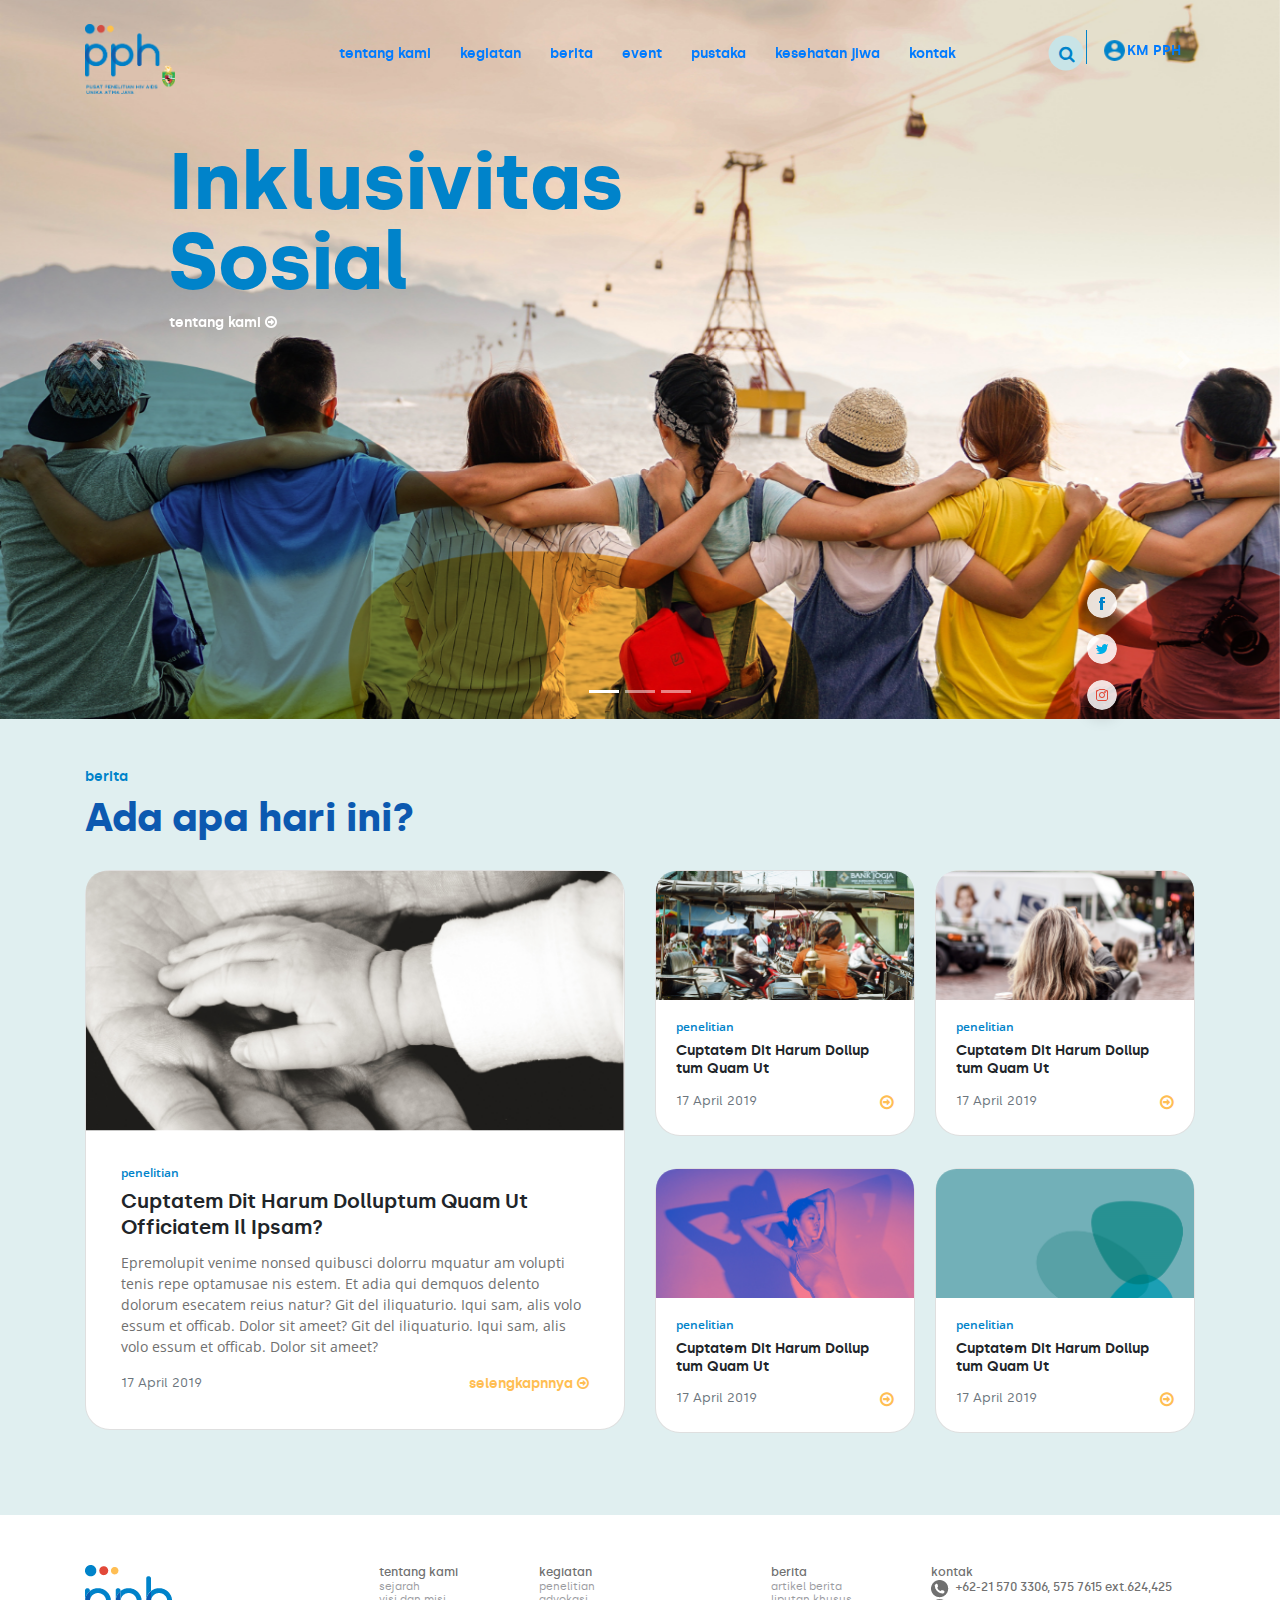
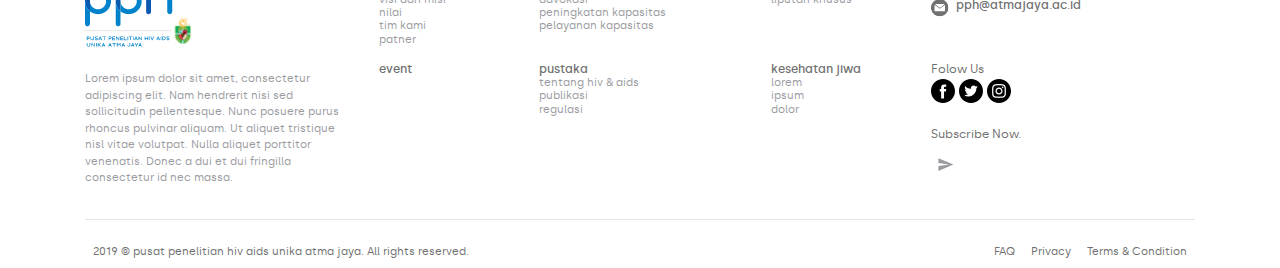
<file: index - Salin.html>
<!DOCTYPE html>
<html lang="en">

<head>
    <meta charset="utf-8">
    <meta http-equiv="X-UA-Compatible" content="IE=edge">
    <meta name="viewport" content="width=device-width, initial-scale=1">
    <title>index</title>
    
    <!-- Bootstrap -->
    <link rel="stylesheet" href="https://stackpath.bootstrapcdn.com/font-awesome/4.7.0/css/font-awesome.min.css">
    <link href="https://stackpath.bootstrapcdn.com/bootstrap/4.3.1/css/bootstrap.min.css" rel="stylesheet" integrity="sha384-ggOyR0iXCbMQv3Xipma34MD+dH/1fQ784/j6cY/iJTQUOhcWr7x9JvoRxT2MZw1T" crossorigin="anonymous">
   
    
    <!-- my css -->
    <link href="css/index - Salin.css" rel="stylesheet">
    <link rel="stylesheet" href="css/header-footer.css">


    <!-- font -->
    <link href="https://fonts.googleapis.com/css?family=Open+Sans:300,300i,400,400i,600,600i,700,700i,800,800i&display=swap" rel="stylesheet">
    
    <style>
    @font-face {
        font-family: 'silkaregular';
    src: url('font/Silka-Complete-Webfont/Silka-Roman-Webfont/silka-regular-webfont.woff') format('woff');
    font-weight: normal;
    font-style: normal;
    }

    @font-face {
        font-family: 'silkabold';
        src: url('font/Silka-Complete-Webfont/Silka-Roman-Webfont/silka-bold-webfont.woff') format('woff');
    font-weight: normal;
    font-style: normal;
    }

    @font-face {
        font-family: 'silkalight';
        src: url('font/Silka-Complete-Webfont/Silka-Roman-Webfont/silka-light-webfont.woff') format('woff');
    font-weight: normal;
    font-style: normal;
    }

    @font-face {
        font-family: 'silkamedium';
        src: url('font/Silka-Complete-Webfont/Silka-Roman-Webfont/silka-medium-webfont.woff') format('woff');
    font-weight: normal;
    font-style: normal;
    }

    @font-face {
        font-family: 'silkasemibold';
        src: url('font/Silka-Complete-Webfont/Silka-Roman-Webfont/silka-semibold-webfont.woff') format('woff');
    font-weight: normal;
    font-style: normal;
    }

    @font-face {
        font-family: 'silkaregular_italic';
        src: url('font/Silka-Complete-Webfont/Silka-Italic-Webfont/silka-regularitalic-webfont.woff') format('woff');
    font-weight: normal;
    font-style: normal;
    }
    </style>
    

</head>

<body>
    <!-- navbar -->
    <header>
        <nav class="navbar fixed-top navbar-expand-md justify-content-center opaque-navbar f-14 fssb" >
            <div class="container">
                <a class="navbar-brand pt-3" href="index.html"><img src="logo/LogoPPH-01.png" width="90" alt=""></a>
                <button class="navbar-toggler" type="button" data-toggle="collapse" data-target="#collapsingNavbar2" aria-controls="navbarSupportedContent" aria-expanded="false" aria-label="Toggle navigation">
                    <span class="navbar-toggler-icon"><img src="images/icon-navbar.png" alt="" srcset=""></span>
                    <span class="navbar-toggler-icon"><img src="images/navbar-account.png" alt="" srcset=""></span>
                </button>
                <!-- <button class="navbar-toggler " type="button" data-toggle="collapse" data-target="#collapsingNavbar2" aria-controls="navbarSupportedContent" aria-expanded="false" aria-label="Toggle navigation">
                    <span class="navbar-toggler-icon"><img src="images/navbar-account.png" alt="" srcset=""></span>
                </button> -->
                <div class="navbar-collapse collapse justify-content-between align-items-center w-100" id="collapsingNavbar2">
                    <ul class="navbar-nav ml-5 pl-3 text-center">
                        <li class="nav-item active">
                            <a class="nav-link" href="tentang-kami.html">tentang kami <span class="sr-only">(current)</span></a>
                        </li>
                        <li class="nav-item">
                            <a class="nav-link" href="aktivitas.html">kegiatan</a>
                        </li>
                        <li class="nav-item dropdown">
                            <a class="nav-link dropdown-toggle" id="navbarDropdown" role="button" data-toggle="dropdown" aria-haspopup="true" aria-expanded="false" href="#">berita</a>
                            <div class="dropdown-menu" aria-labelledby="navbarDropdown">
                                <a class="dropdown-item f-at f-14 fsm j-dd" href="dukomentasi.html">Dokumentasi</a>
                                <a class="dropdown-item f-at f-14 fsm j-dd" href="artikel.html">Artikel</a>
                                <a class="dropdown-item f-at f-14 fsm j-dd" href="detail-artikel.html">Detail Artikel</a>
                            </div>
                        </li>
                        <li class="nav-item">
                            <a class="nav-link" href="event.html">event</a>
                        </li>
                        <li class="nav-item">
                            <a class="nav-link" href="pustaka.html">pustaka</a>
                        </li>
                        <li class="nav-item">
                            <a class="nav-link" href="kesehatanjiwa.html">kesehatan jiwa</a>
                        </li>
                        <li class="nav-item">
                            <a class="nav-link" href="kontak.html">kontak</a>
                        </li>

                    </ul>
                    <ul class="nav navbar-nav flex-row justify-content-center flex-nowrap">
                        <li class="nav-item">
                                <form class="search" action="">
                                    <input class="inputCari" type="search">
                                    <i class="cari fa fa-search"></i>
                                </form>
                            <!-- <a class="nav-link" id="searchBox" href=""><img src="images/baseline-search-24px.png" alt="" srcset=""></a>  -->
                        </li>
                        <li class="nav-item"><img src="images/Line 1.png" alt="" srcset=""></li>
                        <li class="nav-item "><a class="nav-link" href=""><img class="gambar-acount" src="images/baseline-account_circle-24px.png" alt="" srcset="">KM PPH</a> </li>
                        <!-- <li class="nav-item"><a class="nav-link" href="">KM PPH</a> </li> -->
                    </ul>
                </div>
            </div>
        </nav>
    </header>
    <!-- penutup nav-->

    <!-- sidebar sosial media -->
    <aside id="hide-sidebar">
        <div class="container">
            <div class="row">
                <div class="col-md-1">
                    <ul class="list-unstyled">
                        <li class="p-2"><a href=""><img class="shadow rounded-circle" src="images/fb-white-icon.png" alt=""></a></li>
                        <li class="p-2"><a href=""><img class="shadow rounded-circle" src="images/tw-white-icon.png" alt=""></a></li>
                        <li class="p-2"><a href=""><img class="shadow rounded-circle" src="images/ig-white-icon.png" alt=""></a></li>
                    </ul>
                </div>
            </div>
        </div>
    </aside>
    <!-- tutup sidebar sosial media -->

    <!-- Slide bar -->
    <!-- <section>
        <div class="carousel slide" data-ride="carousel" id="carousel-1">
            <div class="carousel-inner" role="listbox">
                <div class="carousel-item active">
                    <div class="jumbotron hero-nature carousel-hero">
                        <div class="container">
                            <h1 class="hero-title fsb pr-1">Inklusivitas <br>Sosial </h1>
                            <p><a class=" btn-lg hero-button f-14 fssb" role="button" href="#">tentang kami   <i class="fa fa-arrow-circle-o-right"></i></a></p>
                        </div>
                    </div>
                </div>
                <div class="carousel-item">
                    <div class="jumbotron hero-photography carousel-hero">
                        <div class="container">
                            <h1 class="hero-title fsb pr-1">Kegiatan <br>kami</h1>
                            <p><a class=" btn-lg hero-button f-14 fssb" role="button" href="#">tentang kami    <i class="fa fa-arrow-circle-o-right"></i></a></p>
                        </div>
                    </div>
                </div>
                <div class="carousel-item">
                    <div class="jumbotron hero-technology carousel-hero">
                        <div class="container">
                            <h1 class="hero-title fsb pr-1">Upcoming <br> Event</h1>
                            <p><a class=" btn-lg hero-button f-14 fssb" role="button" href="#">tentang kami    <i class="fa fa-arrow-circle-o-right"></i></a></p>
                        </div>
                    </div>
                </div>
            </div>
            <div><a class="carousel-control-prev" href="#carousel-1" role="button" data-slide="prev"><i class="fa fa-chevron-left"></i><span class="sr-only">Previous</span></a><a class="carousel-control-next" href="#carousel-1" role="button" data-slide="next"><i class="fa fa-chevron-right"></i><span class="sr-only">Next</span></a></div>
            <ol class="carousel-indicators">
                <li data-target="#carousel-1" data-slide-to="0" class="active"></li>
                <li data-target="#carousel-1" data-slide-to="1"></li>
                <li data-target="#carousel-1" data-slide-to="2"></li>
            </ol>
        </div>
    </section> -->
    <!-- tutup Slide bar -->

    <!-- new side bar -->
    <section>
    <div class="bd-example">
        <div id="carouselExampleCaptions" class="carousel slide" data-ride="carousel">
          <ol class="carousel-indicators">
            <li data-target="#carouselExampleCaptions" data-slide-to="0" class="active"></li>
            <li data-target="#carouselExampleCaptions" data-slide-to="1"></li>
            <li data-target="#carouselExampleCaptions" data-slide-to="2"></li>
          </ol>
          <div class="carousel-inner">
            <div class="carousel-item active">
              <img src="images/landing_01.png" class="d-block w-100" alt="...">
              <div class="carousel-caption ">
                <div class="container">
                    <div class="row justify-content-start">
                        <div class="col-md-5 align-self-center">
                            <h1 class="hero-title fsb pr-1">Inklusivitas <br>Sosial </h1>
                            <p><a class=" btn-lg hero-button f-14 fssb" role="button" href="#">tentang kami   <i class="fa fa-arrow-circle-o-right"></i></a></p>
                        </div>
                    </div>
                </div>
              </div>
            </div>
            <div class="carousel-item">
              <img src="images/landing_02.png" class="d-block w-100" alt="...">
              <div class="carousel-caption ">
                <div class="container">
                    <div class="row justify-content-start">
                        <div class="col-md-5 align-self-center">
                            <h1 class="hero-title fsb pr-1">Kegiatan <br>kami</h1>
                            <p><a class=" btn-lg hero-button f-14 fssb" role="button" href="#">tentang kami    <i class="fa fa-arrow-circle-o-right"></i></a></p>
                        </div>
                    </div>
                </div>
              </div>
            </div>
            <div class="carousel-item">
              <img src="images/landing_3.png" class="d-block w-100" alt="...">
              <div class="carousel-caption ">
                <div class="container">
                    <div class="row justify-content-start">
                        <div class="col-md-5 align-self-center">
                            <h1 class="hero-title fsb pr-1">Upcoming <br> Event</h1>
                            <p><a class=" btn-lg hero-button f-14 fssb" role="button" href="#">tentang kami    <i class="fa fa-arrow-circle-o-right"></i></a></p>
                        </div>
                    </div>
                </div>
              </div>
            </div>
          </div>
          <a class="carousel-control-prev" href="#carouselExampleCaptions" role="button" data-slide="prev">
            <span class="carousel-control-prev-icon" aria-hidden="true"></span>
            <span class="sr-only">Previous</span>
          </a>
          <a class="carousel-control-next" href="#carouselExampleCaptions" role="button" data-slide="next">
            <span class="carousel-control-next-icon" aria-hidden="true"></span>
            <span class="sr-only">Next</span>
          </a>
        </div>
      </div>
    </section>
    <!-- tutup slide -->

    <!-- konten -->
    <section id="konten">
        <div class="container">
            <div class="row">
                <div class="col-12">
                    <h6 class="f-14 f-bm fssb" >berita</h6>
                    <h2 class="f-40 f-bt f-t fsb" >Ada apa hari ini?</h2>
                </div>
            </div>

            <div class="row">
                <div class="col-md-6">
                    <div class="card">
                        <img src="images/test01.png" class="card-img-top" alt="...">
                        <div class="card-body konten-utama">
                            <h6 class="f-12 f-bm f-os fossb" href="">penelitian</h6>
                            <h4 class="card-title f-20 fssb">Cuptatem Dit Harum Dolluptum Quam Ut Officiatem Il Ipsam?</h4>
                            <p class="card-text f-14 f-at f-os"> Epremolupit venime nonsed quibusci dolorru mquatur am  volupti tenis
                                 repe optamusae nis estem. Et adia qui demquos  delento dolorum esecatem reius natur? Git del iliquaturio.
                                  Iqui  sam, alis volo essum et officab. Dolor sit ameet? Git del iliquaturio. Iqui  sam, alis volo essum 
                                  et officab. Dolor sit ameet?</p>
                            <div class="clearfix">
                                <small class="text-muted float-left">17 April 2019 </small>
                                <a href="" class="f-k float-right fssb f-14"> selengkapnnya <i class="fa fa-arrow-circle-o-right"></i></a>
                            </div>
                        </div>
                    </div>
                </div>

                <!-- <div class="col-md-3">
                    <div class="card">
                        <img src="images/berita1.png" class="card-img-top" alt="...">
                        <div class="card-body">
                            <h6 class="f-12 f-bm f-os fossb" >penelitian</h6>
                            <h5 class="card-title f-14 fssb">Cuptatem Dit Harum Dollup Quam Ut  </h5>
                            <div class="clearfix">
                                <small class="text-muted float-left">17 April 2019 </small>
                                <a href="" class="float-right"> <i class="f-k fa fa-arrow-circle-o-right"></i></a>
                            </div>
                        </div>
                    </div>

                    <div class="card">
                        <img src="images/berita3.png" class="card-img-top" alt="...">
                        <div class="card-body">
                            <h6 class="f-12 f-bm f-os fossb" href="">penelitian</h6>
                            <h5 class="card-title f-14 fssb">Cuptatem Dit Harum Dollup tum  Quam Ut </h5>
                            <div class="clearfix">
                                <small class="text-muted float-left">17 April 2019 </small>
                                <a href="" class="float-right"> <i class="f-k fa fa-arrow-circle-o-right"></i></a>
                            </div>
                        </div>
                    </div>

                </div>
                <div class="col-md-3">
                    <div class="card ">
                        <img src="images/berita2.png" class="card-img-top" alt="...">
                        <div class="card-body">
                            <h6 class="f-12 f-bm f-os fossb" href="">penelitian</h6>
                            <h5 class="card-title f-14 fssb">Cuptatem Dit Harum Dollup tum  Quam Ut </h5>
                            <div class="clearfix">
                                <small class="text-muted float-left">17 April 2019 </small>
                                <a href="" class="float-right"> <i class="f-k fa fa-arrow-circle-o-right"></i></a>
                            </div>
                        </div>
                    </div>
                    <div class="card">
                        <img src="images/berita4.png" class="card-img-top" alt="...">
                        <div class="card-body">
                            <h6 class="f-12 f-bm f-os fossb" href="">penelitian</h6>
                            <h5 class="card-title f-14 fssb">Cuptatem Dit Harum Dollup tum   Quam Ut </h5>
                            <div class="clearfix">
                                <small class="text-muted float-left">17 April 2019 </small>
                                <a href="" class="float-right"> <i class="f-k fa fa-arrow-circle-o-right"></i></a>
                            </div>
                        </div>
                    </div>
                </div> -->

                <div class="col-md-6">
                    <div class="card-columns">
                        <div class="card ">
                            <img src="images/berita1.png" class="card-img-top" alt="...">
                            <div class="card-body">
                                <h6 class="f-12 f-bm f-os fossb" href="">penelitian</h6>
                                <h5 class="card-title f-14 fssb">Cuptatem Dit Harum Dollup tum   Quam Ut </h5>
                                <div class="clearfix">
                                    <small class="text-muted float-left">17 April 2019 </small>
                                    <a href="" class="float-right"> <i class="f-k fa fa-arrow-circle-o-right"></i></a>
                                </div>
                            </div>
                        </div>

                        <div class="card ">
                            <img src="images/berita2.png" class="card-img-top" alt="...">
                            <div class="card-body">
                                <h6 class="f-12 f-bm f-os fossb" href="">penelitian</h6>
                                <h5 class="card-title f-14 fssb">Cuptatem Dit Harum Dollup tum   Quam Ut </h5>
                                <div class="clearfix">
                                    <small class="text-muted float-left">17 April 2019 </small>
                                    <a href="" class="float-right"> <i class="f-k fa fa-arrow-circle-o-right"></i></a>
                                </div>
                            </div>
                        </div>
                        
                        <div class="card ">
                            <img src="images/berita3.png" class="card-img-top" alt="...">
                            <div class="card-body">
                                <h6 class="f-12 f-bm f-os fossb" href="">penelitian</h6>
                                <h5 class="card-title f-14 fssb">Cuptatem Dit Harum Dollup tum   Quam Ut </h5>
                                <div class="clearfix">
                                    <small class="text-muted float-left">17 April 2019 </small>
                                    <a href="" class="float-right"> <i class="f-k fa fa-arrow-circle-o-right"></i></a>
                                </div>
                            </div>
                        </div>

                        <div class="card ">
                            <img src="images/berita4.png" class="card-img-top" alt="...">
                            <div class="card-body">
                                <h6 class="f-12 f-bm f-os fossb" href="">penelitian</h6>
                                <h5 class="card-title f-14 fssb">Cuptatem Dit Harum Dollup tum   Quam Ut </h5>
                                <div class="clearfix">
                                    <small class="text-muted float-left">17 April 2019 </small>
                                    <a href="" class="float-right"> <i class="f-k fa fa-arrow-circle-o-right"></i></a>
                                </div>
                            </div>
                        </div>
                    </div>
                </div>
                
            </div>
        </div>
    </section>
    <!-- tutup konten -->

    <!-- Footer section -->
    <div class="section" id="footer">
        <div class="container">
            <div class="row">
                <!-- footer baris ke 1 kolom ke 1 -->

                <div class="col-md-3">
                    <img id="footer-logo" src="images/LOGO.png">
                    <br>
                    <p class="f-am f-11">Lorem ipsum dolor sit amet, consectetur adipiscing elit. Nam hendrerit nisi sed sollicitudin pellentesque. Nunc posuere purus rhoncus pulvinar aliquam. Ut aliquet tristique nisl vitae volutpat. Nulla aliquet porttitor venenatis. Donec a dui et dui fringilla consectetur id nec massa.</p>
                </div>
                <div class="col">

                    <!-- footer baris ke 1 kolem ke 2 -->
                    <div class="row justify-content-around">
                        <div class="col-md-2" id="hide-footer">
                            <ul class="list-unstyled">
                                <li class="f-at fsm f-12 j-f">tentang kami</li>
                                <li class="f-am f-11 j-f">sejarah</li>
                                <li class="f-am f-11 j-f">visi dan misi</li>
                                <li class="f-am f-11 j-f">nilai</li>
                                <li class="f-am f-11 j-f">tim kami</li>
                                <li class="f-am f-11 j-f">patner</li>
                            </ul>
                        </div>
                        <!-- id="hide-footer" -->
                        <div class="col-md-3  " id="hide-footer"  >
                            <ul class="list-unstyled">
                                <li class="f-at fsm f-12 j-f">kegiatan</li>
                                <li class="f-am f-11 j-f">penelitian</li>
                                <li class="f-am f-11 j-f">advokasi</li>
                                <li class="f-am f-11 j-f">peningkatan kapasitas</li>
                                <li class="f-am f-11 j-f">pelayanan kapasitas</li>
                            </ul>
                        </div>
                        <div class="col-md-2" id="hide-footer">
                            <ul class="list-unstyled">
                                <li class="f-at fsm f-12 j-f">berita</li>
                                <li class="f-am f-11 j-f">artikel berita</li>
                                <li class="f-am f-11 j-f">liputan khusus</li>
                            </ul>
                        </div>
                        <div class="col-md-4">
                            <ul class="list-unstyled">
                                <li class="f-12 fsm f-at">kontak</li>
                                <li class="f-12 f-at fsm"><img class="mr-1" src="images/phone-icon.png" alt="" srcset=""> +62-21 570 3306, 575 7615 ext.624,425</li>
                                <li class="f-12 f-at fsm"><img class="mr-1" src="images/mail-icon.png" alt="" srcset=""></i> pph@atmajaya.ac.id</li>
                            </ul>
                        </div>
                    </div>

                    <!-- footer baris ke 2  kolom ke 2 -->
                    <div class="row justify-content-around">
                        <div class="col-md-2" id="hide-footer">
                            <ul class="list-unstyled">
                                <li class="f-at fsm f-12">event</li>
                            </ul>
                        </div>
                        <div class="col-md-3" id="hide-footer">
                            <ul class="list-unstyled">
                                <li class="f-at fsm f-12 j-f">pustaka</li>
                                <li class="f-am f-11 j-f">tentang hiv & aids</li>
                                <li class="f-am f-11 j-f">publikasi</li>
                                <li class="f-am f-11 j-f">regulasi</li>
                            </ul>
                        </div>
                        <div class="col-md-2" id="hide-footer">
                            <ul class="list-unstyled">
                                <li class="f-at fsm f-12 j-f">kesehatan jiwa</li>
                                <li class="f-am f-11 j-f">lorem</li>
                                <li class="f-am f-11 j-f">ipsum</li>
                                <li class="f-am f-11 j-f">dolor</li>
                            </ul>
                        </div>
                        <div class="col-md-4">
                            <ul class="list-unstyled">
                                <li class="f-at f-12">Folow Us</li>
                                <a href="#"> <img class="icon-sn" src="icon/004-facebook-logo-button.svg" alt="" srcset="" ></a>
                                <a href="#"> <img class="icon-sn" src="icon/003-twitter-logo-button.svg" alt="" srcset=""></a>
                                <a href="#"> <img class="icon-sn" src="icon/002-instagram.svg" alt="" srcset=""></a>
                                <br>
                                <br>
                                <h5 class="f-at f-12"> Subscribe Now.</h5>
                                <form action="">
                                    <input class="form-sub f-12 fam " type="email" name="email" id="email" placeholder="enter your email here">
                                    <button class="submit" type="submit"><img src="images/sub-icon.png" class="" alt="" srcset=""></button>
                                </form>
                            </ul>
                        </div>
                    </div>
                </div>
            </div>
            <hr><!-- pembatas -->
        </div>
    </div>
    <!-- tutup footer section -->

    <footer class="">
        <div class="container">
            <div class="d-flex">
              <div class="p-2 mr-auto f-at f-11">2019 © pusat penelitian hiv aids unika atma jaya. All rights reserved.</div>
              <div class="p-2 f-at f-11" id="hide-footer">FAQ</div>
              <div class="p-2 f-at f-11" id="hide-footer">Privacy</div>
              <div class="p-2 f-at f-11" id="hide-footer">Terms & Condition</div>
            </div>
        </div>
    </footer>

    <!-- bootsrap -->
    <script src="https://code.jquery.com/jquery-3.3.1.slim.min.js" integrity="sha384-q8i/X+965DzO0rT7abK41JStQIAqVgRVzpbzo5smXKp4YfRvH+8abtTE1Pi6jizo" crossorigin="anonymous"></script>
    <script src="https://cdnjs.cloudflare.com/ajax/libs/popper.js/1.14.7/umd/popper.min.js" integrity="sha384-UO2eT0CpHqdSJQ6hJty5KVphtPhzWj9WO1clHTMGa3JDZwrnQq4sF86dIHNDz0W1" crossorigin="anonymous"></script>
    <script src="https://stackpath.bootstrapcdn.com/bootstrap/4.3.1/js/bootstrap.min.js" integrity="sha384-JjSmVgyd0p3pXB1rRibZUAYoIIy6OrQ6VrjIEaFf/nJGzIxFDsf4x0xIM+B07jRM" crossorigin="anonymous"></script>
    
    <!-- scrol navbar trasnparan ke solid -->
    <script src="js/scroll-nav.js"></script>
    
</html>
</file>
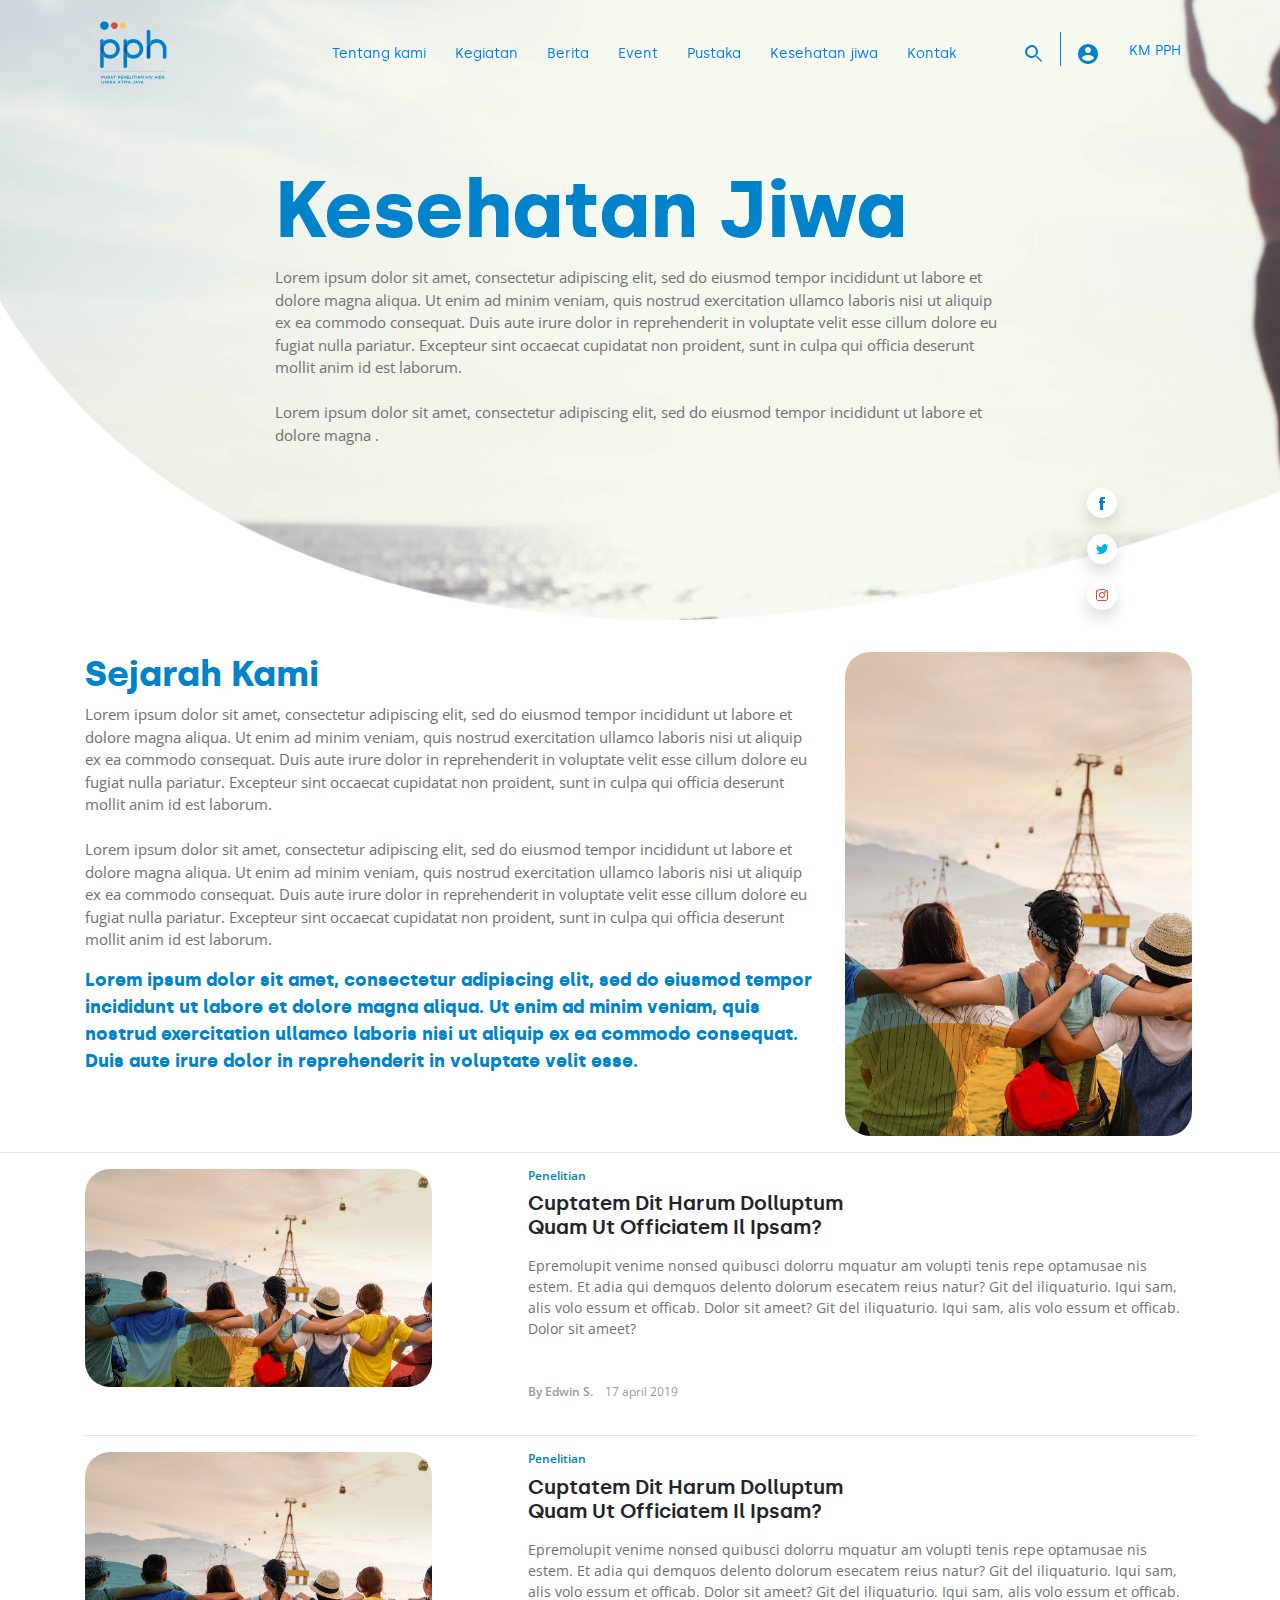
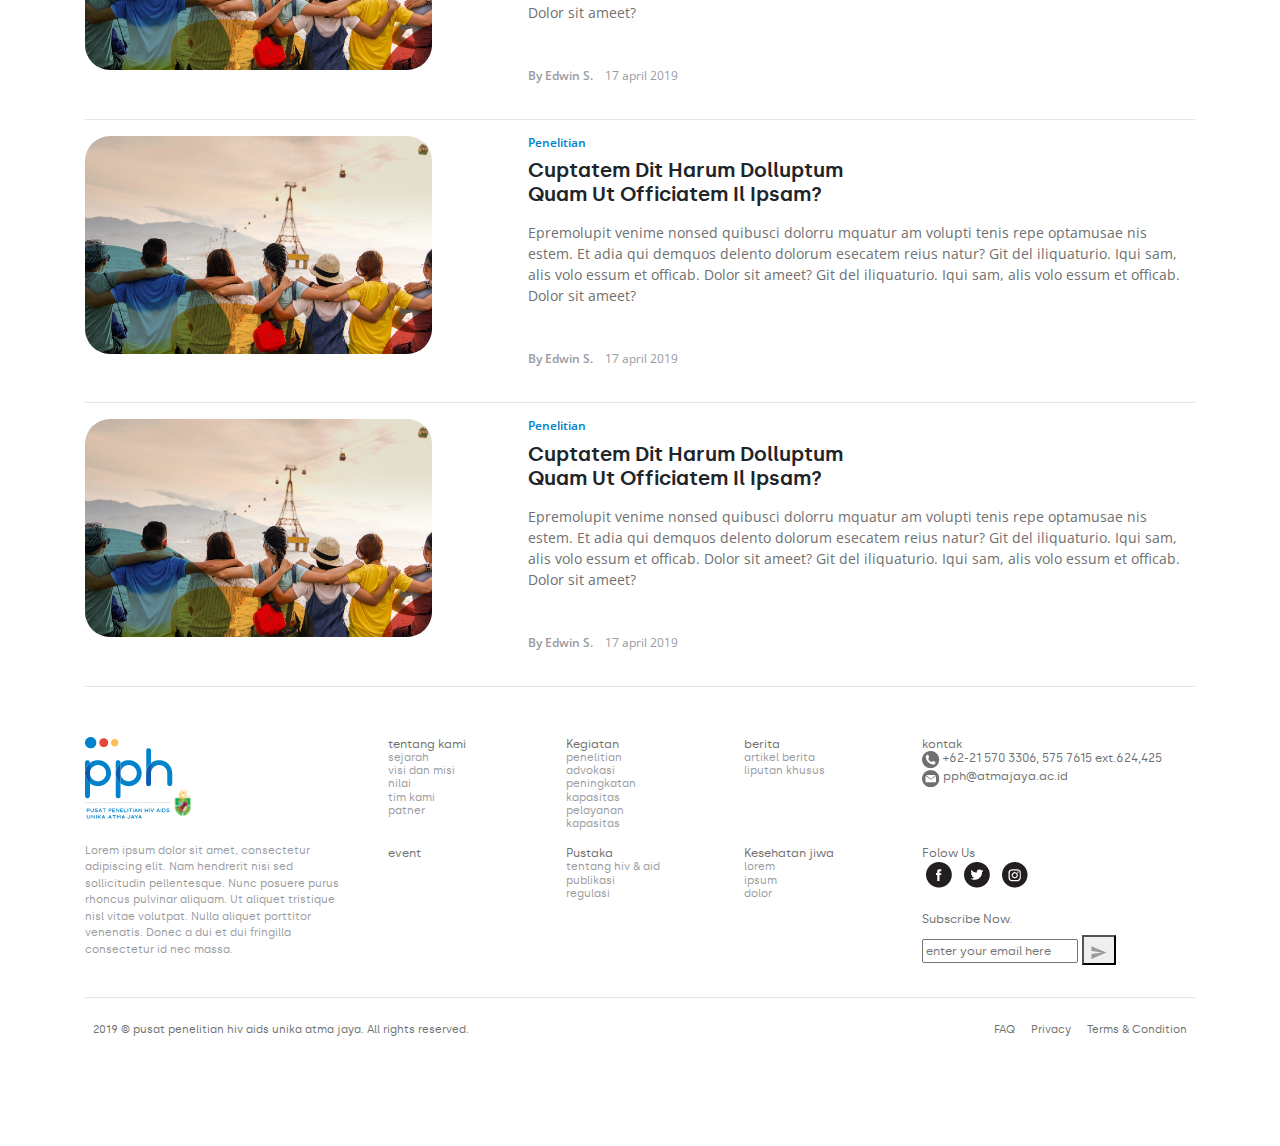
<file: kesehatanjiwa.html>
<!DOCTYPE html>
<html lang="en">
<head>
    <meta charset="UTF-8">
    <meta name="viewport" content="width=device-width, initial-scale=1.0">
    <meta http-equiv="X-UA-Compatible" content="ie=edge">
    <title>Kesehatan Jiwa</title>
    <!-- Bootstrap -->
    <link rel="stylesheet" href="https://stackpath.bootstrapcdn.com/font-awesome/4.7.0/css/font-awesome.min.css">
    <link href="https://stackpath.bootstrapcdn.com/bootstrap/4.3.1/css/bootstrap.min.css" rel="stylesheet" integrity="sha384-ggOyR0iXCbMQv3Xipma34MD+dH/1fQ784/j6cY/iJTQUOhcWr7x9JvoRxT2MZw1T" crossorigin="anonymous">
    <link href="css/kesehatan-jiwa.css" rel="stylesheet">
    <link rel="stylesheet" href="css/header-footer.css">

    <!-- font -->
    <link href="https://fonts.googleapis.com/css?family=Open+Sans:300,300i,400,400i,600,600i,700,700i,800,800i&display=swap" rel="stylesheet">

    <style>
    @font-face {
        font-family: 'silkaregular';
    src: url('font/Silka-Complete-Webfont/Silka-Roman-Webfont/silka-regular-webfont.woff') format('woff');
    font-weight: normal;
    font-style: normal;
    }

    @font-face {
        font-family: 'silkabold';
        src: url('font/Silka-Complete-Webfont/Silka-Roman-Webfont/silka-bold-webfont.woff') format('woff');
    font-weight: normal;
    font-style: normal;
    }

    @font-face {
        font-family: 'silkalight';
        src: url('font/Silka-Complete-Webfont/Silka-Roman-Webfont/silka-light-webfont.woff') format('woff');
    font-weight: normal;
    font-style: normal;
    }

    @font-face {
        font-family: 'silkamedium';
        src: url('font/Silka-Complete-Webfont/Silka-Roman-Webfont/silka-medium-webfont.woff') format('woff');
    font-weight: normal;
    font-style: normal;
    }

    @font-face {
        font-family: 'silkasemibold';
        src: url('font/Silka-Complete-Webfont/Silka-Roman-Webfont/silka-semibold-webfont.woff') format('woff');
    font-weight: normal;
    font-style: normal;
    }

    @font-face {
        font-family: 'silkaregular_italic';
        src: url('font/Silka-Complete-Webfont/Silka-Italic-Webfont/silka-regularitalic-webfont.woff') format('woff');
    font-weight: normal;
    font-style: normal;
    }
    </style>
</head>
<body>
    <!-- navbar -->
    <header>
        <nav class="navbar fixed-top navbar-expand-md justify-content-center opaque-navbar f-14" >
            <div class="container">
                <a class="navbar-brand" href="index.html"><img src="logo/LogoPPH-01-01.svg" width="110" height="80" alt=""></a>
                <button class="navbar-toggler" type="button" data-toggle="collapse" data-target="#collapsingNavbar2" aria-controls="navbarSupportedContent" aria-expanded="false" aria-label="Toggle navigation">
                    <span class="navbar-toggler-icon"><img src="images/icon-navbar.png" alt="" srcset=""></span>
                    <span class="navbar-toggler-icon"><img src="images/navbar-account.png" alt="" srcset=""></span>
                </button>
                <!-- <button class="navbar-toggler " type="button" data-toggle="collapse" data-target="#collapsingNavbar2" aria-controls="navbarSupportedContent" aria-expanded="false" aria-label="Toggle navigation">
                    <span class="navbar-toggler-icon"><img src="images/navbar-account.png" alt="" srcset=""></span>
                </button> -->
                <div class="navbar-collapse collapse justify-content-between align-items-center w-100" id="collapsingNavbar2">
                    <ul class="navbar-nav mx-auto text-center">
                        <li class="nav-item active">
                            <a class="nav-link" href="tentang-kami.html">Tentang kami <span class="sr-only">(current)</span></a>
                        </li>
                        <li class="nav-item">
                            <a class="nav-link" href="aktivitas.html">Kegiatan</a>
                        </li>
                        <li class="nav-item dropdown">
                            <a class="nav-link dropdown-toggle" id="navbarDropdown" role="button" data-toggle="dropdown" aria-haspopup="true" aria-expanded="false" href="#">Berita</a>
                            <div class="dropdown-menu" aria-labelledby="navbarDropdown">
                                <a class="dropdown-item" href="dukomentasi.html">Dokumentasi</a>
                                <a class="dropdown-item" href="artikel.html">Artikel</a>
                                <a class="dropdown-item" href="detail-artikel.html">Detail Artikel</a>
                            </div>
                        </li>
                        <li class="nav-item">
                            <a class="nav-link" href="event.html">Event</a>
                        </li>
                        <li class="nav-item">
                            <a class="nav-link" href="pustaka.html">Pustaka</a>
                        </li>
                        <li class="nav-item">
                            <a class="nav-link" href="kesehatanjiwa.html">Kesehatan jiwa</a>
                        </li>
                        <li class="nav-item">
                            <a class="nav-link" href="kontak.html">Kontak</a>
                        </li>

                    </ul>
                    <ul class="nav navbar-nav flex-row justify-content-center flex-nowrap">
                        <li class="nav-item"><a class="nav-link" href=""><img src="images/baseline-search-24px.png" alt="" srcset=""></a> </li>
                        <li class="nav-item"><img src="images/Line 1.png" alt="" srcset=""></li>
                        <li class="nav-item"><a class="nav-link" href=""><img src="images/baseline-account_circle-24px.png" alt="" srcset=""></a> </li>
                        <li class="nav-item"><a class="nav-link" href="">KM PPH</a> </li>
                    </ul>
                </div>
            </div>
        </nav>
    </header>
    <!-- penutup nav-->

    <!-- sidebar sosial media -->
    <aside id="hide-sidebar">
        <div class="container">
            <div class="row">
                <div class="col-md-1">
                    <ul class="list-unstyled">
                        <li class="p-2"><a href=""><img class="shadow rounded-circle" src="images/fb-white-icon.png" alt=""></a></li>
                        <li class="p-2"><a href=""><img class="shadow rounded-circle" src="images/tw-white-icon.png" alt=""></a></li>
                        <li class="p-2"><a href=""><img class="shadow rounded-circle" src="images/ig-white-icon.png" alt=""></a></li>
                    </ul>
                </div>
            </div>
        </div>
    </aside>
    <!-- tutup sidebar sosial media -->
        

    <!-- landing -->
    <div class="jumbotron">
        <div class="container">
            <div class="row justify-content-center pt-5 landing">
                <div class="col-md-8 ">
                    <h1 class="f-80 fsb f-bm">Kesehatan Jiwa</h1>
                    <p class="f-15 f-os f-at">Lorem ipsum dolor sit amet, consectetur adipiscing elit, sed do eiusmod tempor incididunt ut labore et dolore magna aliqua. Ut enim ad minim veniam, quis nostrud exercitation ullamco laboris nisi ut aliquip ex ea commodo consequat. Duis aute irure dolor in reprehenderit in voluptate velit esse cillum dolore eu fugiat nulla pariatur. Excepteur sint occaecat cupidatat non proident, sunt in culpa qui officia deserunt mollit anim id est laborum.

                        <br><br>    Lorem ipsum dolor sit amet, consectetur adipiscing elit, sed do eiusmod tempor incididunt ut labore et dolore magna .</p>
                </div>  
            </div>
        </div>
    </div>
    <!-- tutup landing -->

    <!-- sejarah kami -->
    <section>
        <div class="container">
            <div class="row sejarah">
                <div class="col-md">
                    <h3 class="f-36 fsb f-bm">Sejarah Kami</h3>
                    <p class="f-15 f-os f-at">Lorem ipsum dolor sit amet, consectetur adipiscing elit, sed do eiusmod tempor incididunt ut labore et dolore magna 
                        aliqua. Ut enim ad minim veniam, quis nostrud exercitation ullamco laboris nisi ut aliquip ex ea commodo consequat. 
                        Duis aute irure dolor in reprehenderit in voluptate velit esse cillum dolore eu fugiat nulla pariatur. Excepteur sint 
                        occaecat cupidatat non proident, sunt in culpa qui officia deserunt mollit anim id est laborum. <br><br>
                        
                        Lorem ipsum dolor sit amet, consectetur adipiscing elit, sed do eiusmod tempor incididunt ut labore et dolore magna 
                        aliqua. Ut enim ad minim veniam, quis nostrud exercitation ullamco laboris nisi ut aliquip ex ea commodo consequat. 
                        Duis aute irure dolor in reprehenderit in voluptate velit esse cillum dolore eu fugiat nulla pariatur. Excepteur sint 
                        occaecat cupidatat non proident, sunt in culpa qui officia deserunt mollit anim id est laborum.                            
                    </p>

                    <p class="f-18 fsb f-bm p2">Lorem ipsum dolor sit amet, consectetur adipiscing elit, sed do eiusmod tempor incididunt ut labore et dolore magna 
                        aliqua. Ut enim ad minim veniam, quis nostrud exercitation ullamco laboris nisi ut aliquip ex ea commodo consequat. 
                        Duis aute irure dolor in reprehenderit in voluptate velit esse.</p>
                </div>
                <div class="col-md-4">
                    <img class="gambar1 rounded img-fluid" src="images/landing_01.png" alt="" srcset="">
                </div>
            </div>
        </div>
    </section>
    <!-- tutup sejarah -->

    <hr>

    <section>
        <div class="container">
            <div class="row">
                <div class="col-md">
                    <div class="media">
                        <a class="d-flex" href="#">
                            <img class="align-seft-center mr-5 gambar2 rounded img-fluid" src="images/landing_01.png" alt="">
                        </a>
                        <div class="media-body pl-5">
                            <h6 class="f-12 f-os fossb f-bm">Penelitian</h6>
                            <h3 class="f-20 fssb ">Cuptatem Dit Harum Dolluptum <br> Quam Ut Officiatem Il Ipsam?</h3>
                            <p class="f-os f-14 f-at pt-2">Epremolupit venime nonsed quibusci dolorru mquatur am  volupti tenis repe optamusae nis estem. Et adia qui demquos  delento dolorum esecatem 
                                reius natur? Git del iliquaturio. Iqui  sam, alis volo essum et officab. Dolor sit ameet? Git del iliquaturio. Iqui  sam, alis volo essum et 
                                officab. Dolor sit ameet?</p>
                            <ul class="list-inline pt-4">
                                <li class="list-inline-item f-os fossb f-12 f-am penulis">By Edwin S.</li>
                                <li class="list-inline-item f-os f-12 f-am tanggal">17 april 2019</li>
                            </ul>
                        </div>
                    </div>
                </div>
            </div>
            <hr> <!-- pembatas --> 

            <div class="row">
                <div class="col-md">
                    <div class="media">
                        <a class="d-flex" href="#">
                            <img class="align-seft-center mr-5 gambar2 rounded img-fluid" src="images/landing_01.png" alt="">
                        </a>
                        <div class="media-body pl-5">
                            <h6 class="f-12 f-os fossb f-bm">Penelitian</h6>
                            <h3 class="f-20 fssb ">Cuptatem Dit Harum Dolluptum <br> Quam Ut Officiatem Il Ipsam?</h3>
                            <p class="f-os f-14 f-at pt-2">Epremolupit venime nonsed quibusci dolorru mquatur am  volupti tenis repe optamusae nis estem. Et adia qui demquos  delento dolorum esecatem 
                                reius natur? Git del iliquaturio. Iqui  sam, alis volo essum et officab. Dolor sit ameet? Git del iliquaturio. Iqui  sam, alis volo essum et 
                                officab. Dolor sit ameet?</p>
                            <ul class="list-inline pt-4">
                                <li class="list-inline-item f-os fossb f-12 f-am penulis">By Edwin S.</li>
                                <li class="list-inline-item f-os f-12 f-am tanggal">17 april 2019</li>
                            </ul>
                        </div>
                    </div>
                </div>
            </div>
            <hr> <!-- pembatas --> 

            <div class="row">
                <div class="col-md">
                    <div class="media">
                        <a class="d-flex" href="#">
                            <img class="align-seft-center mr-5 gambar2 rounded img-fluid" src="images/landing_01.png" alt="">
                        </a>
                        <div class="media-body pl-5">
                            <h6 class="f-12 f-os fossb f-bm">Penelitian</h6>
                            <h3 class="f-20 fssb ">Cuptatem Dit Harum Dolluptum <br> Quam Ut Officiatem Il Ipsam?</h3>
                            <p class="f-os f-14 f-at pt-2">Epremolupit venime nonsed quibusci dolorru mquatur am  volupti tenis repe optamusae nis estem. Et adia qui demquos  delento dolorum esecatem 
                                reius natur? Git del iliquaturio. Iqui  sam, alis volo essum et officab. Dolor sit ameet? Git del iliquaturio. Iqui  sam, alis volo essum et 
                                officab. Dolor sit ameet?</p>
                            <ul class="list-inline pt-4">
                                <li class="list-inline-item f-os fossb f-12 f-am penulis">By Edwin S.</li>
                                <li class="list-inline-item f-os f-12 f-am tanggal">17 april 2019</li>
                            </ul>
                        </div>
                    </div>
                </div>
            </div>
            <hr> <!-- pembatas -->
            
            <div class="row">
                <div class="col-md">
                    <div class="media">
                        <a class="d-flex" href="#">
                            <img class="align-seft-center mr-5 gambar2 rounded img-fluid" src="images/landing_01.png" alt="">
                        </a>
                        <div class="media-body pl-5">
                            <h6 class="f-12 f-os fossb f-bm">Penelitian</h6>
                            <h3 class="f-20 fssb ">Cuptatem Dit Harum Dolluptum <br> Quam Ut Officiatem Il Ipsam?</h3>
                            <p class="f-os f-14 f-at pt-2">Epremolupit venime nonsed quibusci dolorru mquatur am  volupti tenis repe optamusae nis estem. Et adia qui demquos  delento dolorum esecatem 
                                reius natur? Git del iliquaturio. Iqui  sam, alis volo essum et officab. Dolor sit ameet? Git del iliquaturio. Iqui  sam, alis volo essum et 
                                officab. Dolor sit ameet?</p>
                            <ul class="list-inline pt-4">
                                <li class="list-inline-item f-os fossb f-12 f-am penulis">By Edwin S.</li>
                                <li class="list-inline-item f-os f-12 f-am tanggal">17 april 2019</li>
                            </ul>
                        </div>
                    </div>
                </div>
            </div>
            <hr> <!-- pembatas --> 
        </div>
    </section>

    <!-- Footer section -->
    <div class="section" id="footer">
        <div class="container">
            <div class="row">
                <!-- footer baris ke 1 kolom ke 1 -->

                <div class="col-md-3">
                    <img id="footer-logo" src="images/LOGO.png">
                    <br>
                    <p class="f-am f-11">Lorem ipsum dolor sit amet, consectetur adipiscing elit. Nam hendrerit nisi sed sollicitudin pellentesque. Nunc posuere purus rhoncus pulvinar aliquam. Ut aliquet tristique nisl vitae volutpat. Nulla aliquet porttitor venenatis. Donec a dui et dui fringilla consectetur id nec massa.</p>
                </div>
                <div class="col">

                    <!-- footer baris ke 1 kolem ke 2 -->
                    <div class="row justify-content-around">
                        <div class="col-md-2" id="hide-footer">
                            <ul class="list-unstyled">
                                <li class="f-at f-12">tentang kami</li>
                                <li class="f-am f-11">sejarah</li>
                                <li class="f-am f-11">visi dan misi</li>
                                <li class="f-am f-11">nilai</li>
                                <li class="f-am f-11">tim kami</li>
                                <li class="f-am f-11">patner</li>
                            </ul>
                        </div>
                        <!-- id="hide-footer" -->
                        <div class="col-md-2  " id="hide-footer"  >
                            <ul class="list-unstyled">
                                <li class="f-at f-12">Kegiatan</li>
                                <li class="f-am f-11">penelitian</li>
                                <li class="f-am f-11">advokasi</li>
                                <li class="f-am f-11">peningkatan kapasitas</li>
                                <li class="f-am f-11">pelayanan kapasitas</li>
                            </ul>
                        </div>
                        <div class="col-md-2" id="hide-footer">
                            <ul class="list-unstyled">
                                <li class="f-at f-12">berita</li>
                                <li class="f-am f-11">artikel berita</li>
                                <li class="f-am f-11">liputan khusus</li>
                            </ul>
                        </div>
                        <div class="col-md-4">
                            <ul class="list-unstyled">
                                <li class="f-12 f-at">kontak</li>
                                <li class="f-12 f-at"><img src="images/phone-icon.png" alt="" srcset=""> +62-21 570 3306, 575 7615 ext.624,425</li>
                                <li class="f-12 f-at"><img src="images/mail-icon.png" alt="" srcset=""></i> pph@atmajaya.ac.id</li>
                            </ul>
                        </div>
                    </div>

                    <!-- footer baris ke 2  kolom ke 2 -->
                    <div class="row justify-content-around">
                        <div class="col-md-2" id="hide-footer">
                            <ul class="list-unstyled">
                                <li class="f-at f-12">event</li>
                            </ul>
                        </div>
                        <div class="col-md-2" id="hide-footer">
                            <ul class="list-unstyled">
                                <li class="f-at f-12">Pustaka</li>
                                <li class="f-am f-11">tentang hiv & aid</li>
                                <li class="f-am f-11">publikasi</li>
                                <li class="f-am f-11">regulasi</li>
                            </ul>
                        </div>
                        <div class="col-md-2" id="hide-footer">
                            <ul class="list-unstyled">
                                <li class="f-at f-12">Kesehatan jiwa</li>
                                <li class="f-am f-11">lorem</li>
                                <li class="f-am f-11">ipsum</li>
                                <li class="f-am f-11">dolor</li>
                            </ul>
                        </div>
                        <div class="col-md-4">
                            <ul class="list-unstyled">
                                <li class="f-at f-12">Folow Us</li>
                                <a class="p-1" href="#"> <img src="images/fb-icon.png" alt="" srcset=""></a>
                                <a class="p-1" href="#"> <img src="images/tw-icon.png" alt="" srcset=""></a>
                                <a class="p-1" href="#"> <img src="images/ig-icon.png" alt="" srcset=""></a>
                                <br>
                                <br>
                                <h5 class="f-at f-12"> Subscribe Now.</h5>
                                <form action="">
                                    <input class="form-sub f-12 fam" type="email" name="email" id="email" placeholder="enter your email here">
                                    <button class="submit" type="submit"><img src="images/sub-icon.png" class="" alt="" srcset=""></button>
                                </form>
                                
                            </ul>
                        </div>
                    </div>
                </div>
            </div>
            <hr><!-- pembatas -->
        </div>
    </div>
    <!-- tutup footer section -->

    <footer class="">
        <div class="container">
            <div class="d-flex">
              <div class="p-2 mr-auto f-at f-11">2019 © pusat penelitian hiv aids unika atma jaya. All rights reserved.</div>
              <div class="p-2 f-at f-11" id="hide-footer">FAQ</div>
              <div class="p-2 f-at f-11" id="hide-footer">Privacy</div>
              <div class="p-2 f-at f-11" id="hide-footer">Terms & Condition</div>
            </div>
        </div>
    </footer>
    

    <!-- bootstrap -->
    <script src="https://code.jquery.com/jquery-3.3.1.slim.min.js" integrity="sha384-q8i/X+965DzO0rT7abK41JStQIAqVgRVzpbzo5smXKp4YfRvH+8abtTE1Pi6jizo" crossorigin="anonymous"></script>
    <script src="https://cdnjs.cloudflare.com/ajax/libs/popper.js/1.14.7/umd/popper.min.js" integrity="sha384-UO2eT0CpHqdSJQ6hJty5KVphtPhzWj9WO1clHTMGa3JDZwrnQq4sF86dIHNDz0W1" crossorigin="anonymous"></script>
    <script src="https://stackpath.bootstrapcdn.com/bootstrap/4.3.1/js/bootstrap.min.js" integrity="sha384-JjSmVgyd0p3pXB1rRibZUAYoIIy6OrQ6VrjIEaFf/nJGzIxFDsf4x0xIM+B07jRM" crossorigin="anonymous"></script>

    <!-- scrol navbar trasnparan ke solid -->
    <script src="js/scroll-nav.js"></script>
</body>
</html>
</file>
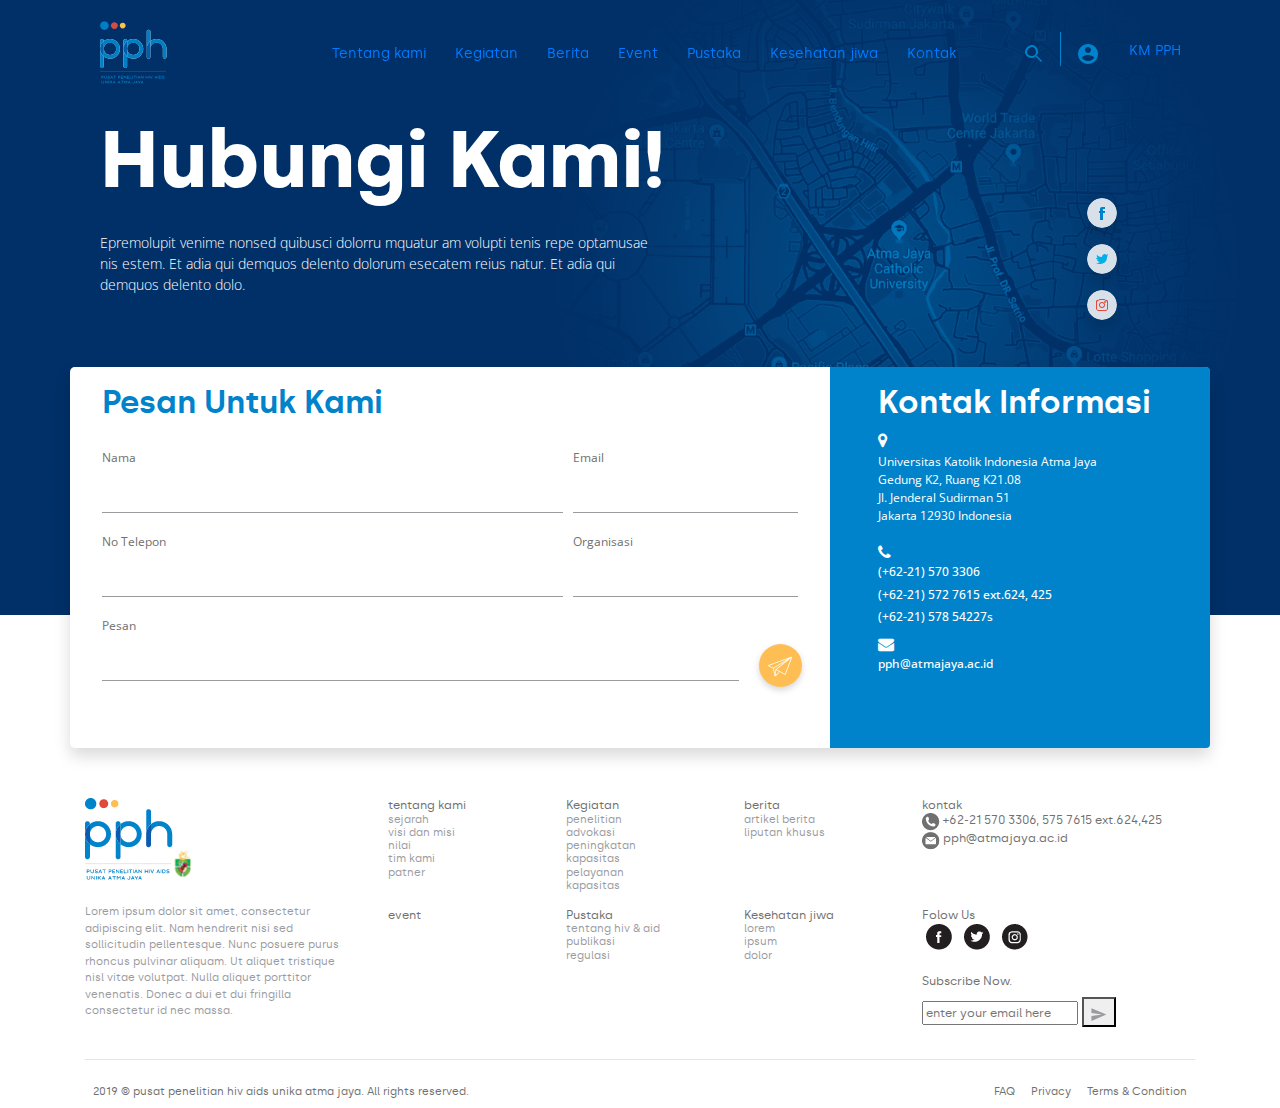
<file: kontak.html>
<!DOCTYPE html>
<html lang="en">
<head>
    <meta charset="UTF-8">
    <meta name="viewport" content="width=device-width, initial-scale=1.0">
    <meta http-equiv="X-UA-Compatible" content="ie=edge">
    <title>Kontak</title>
    <!-- Bootstrap -->
    <link rel="stylesheet" href="https://stackpath.bootstrapcdn.com/font-awesome/4.7.0/css/font-awesome.min.css">
    <link href="https://stackpath.bootstrapcdn.com/bootstrap/4.3.1/css/bootstrap.min.css" rel="stylesheet" integrity="sha384-ggOyR0iXCbMQv3Xipma34MD+dH/1fQ784/j6cY/iJTQUOhcWr7x9JvoRxT2MZw1T" crossorigin="anonymous">
    <link href="css/kontak.css" rel="stylesheet">
    <link rel="stylesheet" href="css/header-footer.css">

    <!-- font -->
    <link href="https://fonts.googleapis.com/css?family=Open+Sans:300,300i,400,400i,600,600i,700,700i,800,800i&display=swap" rel="stylesheet">
    
    <style>
    @font-face {
        font-family: 'silkaregular';
    src: url('font/Silka-Complete-Webfont/Silka-Roman-Webfont/silka-regular-webfont.woff') format('woff');
    font-weight: normal;
    font-style: normal;
    }

    @font-face {
        font-family: 'silkabold';
        src: url('font/Silka-Complete-Webfont/Silka-Roman-Webfont/silka-bold-webfont.woff') format('woff');
    font-weight: normal;
    font-style: normal;
    }

    @font-face {
        font-family: 'silkalight';
        src: url('font/Silka-Complete-Webfont/Silka-Roman-Webfont/silka-light-webfont.woff') format('woff');
    font-weight: normal;
    font-style: normal;
    }

    @font-face {
        font-family: 'silkamedium';
        src: url('font/Silka-Complete-Webfont/Silka-Roman-Webfont/silka-medium-webfont.woff') format('woff');
    font-weight: normal;
    font-style: normal;
    }

    @font-face {
        font-family: 'silkasemibold';
        src: url('font/Silka-Complete-Webfont/Silka-Roman-Webfont/silka-semibold-webfont.woff') format('woff');
    font-weight: normal;
    font-style: normal;
    }

    @font-face {
        font-family: 'silkaregular_italic';
        src: url('font/Silka-Complete-Webfont/Silka-Italic-Webfont/silka-regularitalic-webfont.woff') format('woff');
    font-weight: normal;
    font-style: normal;
    }
    </style>
</head>
<body>

    <!-- navbar -->
    <header>
        <nav class="navbar fixed-top navbar-expand-md justify-content-center opaque-navbar f-14" >
            <div class="container">
                <a class="navbar-brand" href="index.html"><img src="logo/LogoPPH-01-01.svg" width="110" height="80" alt=""></a>
                <button class="navbar-toggler" type="button" data-toggle="collapse" data-target="#collapsingNavbar2" aria-controls="navbarSupportedContent" aria-expanded="false" aria-label="Toggle navigation">
                    <span class="navbar-toggler-icon"><img src="images/icon-navbar.png" alt="" srcset=""></span>
                    <span class="navbar-toggler-icon"><img src="images/navbar-account.png" alt="" srcset=""></span>
                </button>
                <!-- <button class="navbar-toggler " type="button" data-toggle="collapse" data-target="#collapsingNavbar2" aria-controls="navbarSupportedContent" aria-expanded="false" aria-label="Toggle navigation">
                    <span class="navbar-toggler-icon"><img src="images/navbar-account.png" alt="" srcset=""></span>
                </button> -->
                <div class="navbar-collapse collapse justify-content-between align-items-center w-100" id="collapsingNavbar2">
                    <ul class="navbar-nav mx-auto text-center">
                        <li class="nav-item active">
                            <a class="nav-link" href="tentang-kami.html">Tentang kami <span class="sr-only">(current)</span></a>
                        </li>
                        <li class="nav-item">
                            <a class="nav-link" href="aktivitas.html">Kegiatan</a>
                        </li>
                        <li class="nav-item dropdown">
                            <a class="nav-link dropdown-toggle" id="navbarDropdown" role="button" data-toggle="dropdown" aria-haspopup="true" aria-expanded="false" href="#">Berita</a>
                            <div class="dropdown-menu" aria-labelledby="navbarDropdown">
                                <a class="dropdown-item" href="dukomentasi.html">Dokumentasi</a>
                                <a class="dropdown-item" href="artikel.html">Artikel</a>
                                <a class="dropdown-item" href="detail-artikel.html">Detail Artikel</a>
                            </div>
                        </li>
                        <li class="nav-item">
                            <a class="nav-link" href="event.html">Event</a>
                        </li>
                        <li class="nav-item">
                            <a class="nav-link" href="pustaka.html">Pustaka</a>
                        </li>
                        <li class="nav-item">
                            <a class="nav-link" href="kesehatanjiwa.html">Kesehatan jiwa</a>
                        </li>
                        <li class="nav-item">
                            <a class="nav-link" href="kontak.html">Kontak</a>
                        </li>

                    </ul>
                    <ul class="nav navbar-nav flex-row justify-content-center flex-nowrap">
                        <li class="nav-item"><a class="nav-link" href=""><img src="images/baseline-search-24px.png" alt="" srcset=""></a> </li>
                        <li class="nav-item"><img src="images/Line 1.png" alt="" srcset=""></li>
                        <li class="nav-item"><a class="nav-link" href=""><img src="images/baseline-account_circle-24px.png" alt="" srcset=""></a> </li>
                        <li class="nav-item"><a class="nav-link" href="">KM PPH</a> </li>
                    </ul>
                </div>
            </div>
        </nav>
    </header>
    <!-- penutup nav-->

    <!-- sidebar sosial media -->
    <aside id="hide-sidebar">
        <div class="container">
            <div class="row">
                <div class="col-md-1">
                    <ul class="list-unstyled">
                        <li class="p-2"><a href=""><img class="shadow rounded-circle" src="images/fb-white-icon.png" alt=""></a></li>
                        <li class="p-2"><a href=""><img class="shadow rounded-circle" src="images/tw-white-icon.png" alt=""></a></li>
                        <li class="p-2"><a href=""><img class="shadow rounded-circle" src="images/ig-white-icon.png" alt=""></a></li>
                    </ul>
                </div>
            </div>
        </div>
    </aside>
    <!-- tutup sidebar sosial media -->

    <!-- landing -->
    <div class="jumbotron">
        <div class="container text-white">
            <div class="col-md-7 justify-content-start">
                <h1 class="display-4 fsb pt-5">Hubungi Kami! </h1>
                <p class="lead f-os f-14 pr-5 pt-3">Epremolupit venime nonsed quibusci dolorru mquatur am  volupti tenis repe optamusae nis estem. Et adia qui demquos  delento dolorum esecatem reius natur. Et adia qui demquos  delento dolo.</p>                
            </div>  
        </div>
    </div>
    <!-- tutup landing -->

 <section class="kontak">
    <div class="container">
        <form action="">
            <div class="row bg-white rounded-lg shadow">                
                <div class="col-md-8 p-3">
                    <h2 class="teks-kontak pl-3 fssb">Pesan Untuk Kami</h2>
                    <div class="form-row p-3">
                        <div class="form-group col-md-8">
                            <label for="nama" class="f-12 f-at f-os">Nama</label>
                            <input type="text" class="form-control" name="nama" id="nama" placeholder="">
                        </div>
                        <div class="form-group col-md-4">
                            <label for="email" class="f-12 f-at f-os">Email</label>
                            <input type="text" class="form-control" name="email" id="email" placeholder="">
                        </div>
                        <div class="form-group col-md-8">
                            <label for="notelepon" class="f-12 f-at f-os">No Telepon</label>
                            <input type="text" class="form-control" name="notelepon" id="notelepon" placeholder="">
                        </div>
                        <div class="form-group col-md-4">
                            <label for="organisasi" class="f-12 f-at f-os">Organisasi</label>
                            <input type="text" class="form-control" name="organisasi" id="organisasi" placeholder="">
                        </div>
                        <div class="form-group col-md-11 pesan">
                            <label for="pesan" class="f-12 f-at f-os">Pesan</label>
                            <input type="text" class="form-control" name="pesan" id="pesan" placeholder="">
                        </div>
                        <div class="form-group col-md-1 submit">
                            <button type="submit" class="btn mt-4">
                                <img src="images/kontak/send.png" alt="" srcset="" >
                            </button>
                        </div>
                    </div>                    
                </div>

                <div class="col-md-4 text-white pl-5 kontak-informasi rounded-right">
                    <h2 class="pt-3 fssb">Kontak Informasi</h2>
                    <i class="fa fa-map-marker" aria-hidden="true"></i>
                    <p class="f-12 f-os">Universitas Katolik Indonesia Atma Jaya <br>
                            Gedung K2, Ruang K21.08 <br>
                            Jl. Jenderal Sudirman 51 <br>
                            Jakarta 12930 Indonesia</p>
                    
                    <i class="fa fa-phone" aria-hidden="true"></i>
                    <h6 class="f-12 f-os">(+62-21) 570 3306</h6>
                    <h6 class="f-12 f-os">(+62-21) 572 7615 ext.624, 425</h6>
                    <h6 class="f-12 f-os">(+62-21) 578 54227s</h6>
                    <i class="fa fa-envelope" aria-hidden="true"></i>
                    <h6 class="f-12 f-os">pph@atmajaya.ac.id</h6>
                </div>
            </div>
        </form>
    </div>
</section>

    <!-- Footer section -->
    <div class="section" id="footer">
        <div class="container">
            <div class="row">
                <!-- footer baris ke 1 kolom ke 1 -->

                <div class="col-md-3">
                    <img id="footer-logo" src="images/LOGO.png">
                    <br>
                    <p class="f-am f-11">Lorem ipsum dolor sit amet, consectetur adipiscing elit. Nam hendrerit nisi sed sollicitudin pellentesque. Nunc posuere purus rhoncus pulvinar aliquam. Ut aliquet tristique nisl vitae volutpat. Nulla aliquet porttitor venenatis. Donec a dui et dui fringilla consectetur id nec massa.</p>
                </div>
                <div class="col">

                    <!-- footer baris ke 1 kolem ke 2 -->
                    <div class="row justify-content-around">
                        <div class="col-md-2" id="hide-footer">
                            <ul class="list-unstyled">
                                <li class="f-at f-12">tentang kami</li>
                                <li class="f-am f-11">sejarah</li>
                                <li class="f-am f-11">visi dan misi</li>
                                <li class="f-am f-11">nilai</li>
                                <li class="f-am f-11">tim kami</li>
                                <li class="f-am f-11">patner</li>
                            </ul>
                        </div>
                        <!-- id="hide-footer" -->
                        <div class="col-md-2  " id="hide-footer"  >
                            <ul class="list-unstyled">
                                <li class="f-at f-12">Kegiatan</li>
                                <li class="f-am f-11">penelitian</li>
                                <li class="f-am f-11">advokasi</li>
                                <li class="f-am f-11">peningkatan kapasitas</li>
                                <li class="f-am f-11">pelayanan kapasitas</li>
                            </ul>
                        </div>
                        <div class="col-md-2" id="hide-footer">
                            <ul class="list-unstyled">
                                <li class="f-at f-12">berita</li>
                                <li class="f-am f-11">artikel berita</li>
                                <li class="f-am f-11">liputan khusus</li>
                            </ul>
                        </div>
                        <div class="col-md-4">
                            <ul class="list-unstyled">
                                <li class="f-12 f-at">kontak</li>
                                <li class="f-12 f-at"><img src="images/phone-icon.png" alt="" srcset=""> +62-21 570 3306, 575 7615 ext.624,425</li>
                                <li class="f-12 f-at"><img src="images/mail-icon.png" alt="" srcset=""></i> pph@atmajaya.ac.id</li>
                            </ul>
                        </div>
                    </div>

                    <!-- footer baris ke 2  kolom ke 2 -->
                    <div class="row justify-content-around">
                        <div class="col-md-2" id="hide-footer">
                            <ul class="list-unstyled">
                                <li class="f-at f-12">event</li>
                            </ul>
                        </div>
                        <div class="col-md-2" id="hide-footer">
                            <ul class="list-unstyled">
                                <li class="f-at f-12">Pustaka</li>
                                <li class="f-am f-11">tentang hiv & aid</li>
                                <li class="f-am f-11">publikasi</li>
                                <li class="f-am f-11">regulasi</li>
                            </ul>
                        </div>
                        <div class="col-md-2" id="hide-footer">
                            <ul class="list-unstyled">
                                <li class="f-at f-12">Kesehatan jiwa</li>
                                <li class="f-am f-11">lorem</li>
                                <li class="f-am f-11">ipsum</li>
                                <li class="f-am f-11">dolor</li>
                            </ul>
                        </div>
                        <div class="col-md-4">
                            <ul class="list-unstyled">
                                <li class="f-at f-12">Folow Us</li>
                                <a class="p-1" href="#"> <img src="images/fb-icon.png" alt="" srcset=""></a>
                                <a class="p-1" href="#"> <img src="images/tw-icon.png" alt="" srcset=""></a>
                                <a class="p-1" href="#"> <img src="images/ig-icon.png" alt="" srcset=""></a>
                                <br>
                                <br>
                                <h5 class="f-at f-12"> Subscribe Now.</h5>
                                <form action="">
                                    <input class="form-sub f-12 fam" type="email" name="email" id="email" placeholder="enter your email here">
                                    <button class="submit" type="submit"><img src="images/sub-icon.png" class="" alt="" srcset=""></button>
                                </form>
                                
                            </ul>
                        </div>
                    </div>
                </div>
            </div>
            <hr><!-- pembatas -->
        </div>
    </div>
    <!-- tutup footer section -->

    <footer class="">
        <div class="container">
            <div class="d-flex">
              <div class="p-2 mr-auto f-at f-11">2019 © pusat penelitian hiv aids unika atma jaya. All rights reserved.</div>
              <div class="p-2 f-at f-11" id="hide-footer">FAQ</div>
              <div class="p-2 f-at f-11" id="hide-footer">Privacy</div>
              <div class="p-2 f-at f-11" id="hide-footer">Terms & Condition</div>
            </div>
        </div>
    </footer>    

    <!-- bootstrap -->
    <script src="https://code.jquery.com/jquery-3.3.1.slim.min.js" integrity="sha384-q8i/X+965DzO0rT7abK41JStQIAqVgRVzpbzo5smXKp4YfRvH+8abtTE1Pi6jizo" crossorigin="anonymous"></script>
    <script src="https://cdnjs.cloudflare.com/ajax/libs/popper.js/1.14.7/umd/popper.min.js" integrity="sha384-UO2eT0CpHqdSJQ6hJty5KVphtPhzWj9WO1clHTMGa3JDZwrnQq4sF86dIHNDz0W1" crossorigin="anonymous"></script>
    <script src="https://stackpath.bootstrapcdn.com/bootstrap/4.3.1/js/bootstrap.min.js" integrity="sha384-JjSmVgyd0p3pXB1rRibZUAYoIIy6OrQ6VrjIEaFf/nJGzIxFDsf4x0xIM+B07jRM" crossorigin="anonymous"></script>

    <!-- scrol navbar trasnparan ke solid -->
    <script src="js/scroll-nav.js"></script>
</body>
</html>
</file>
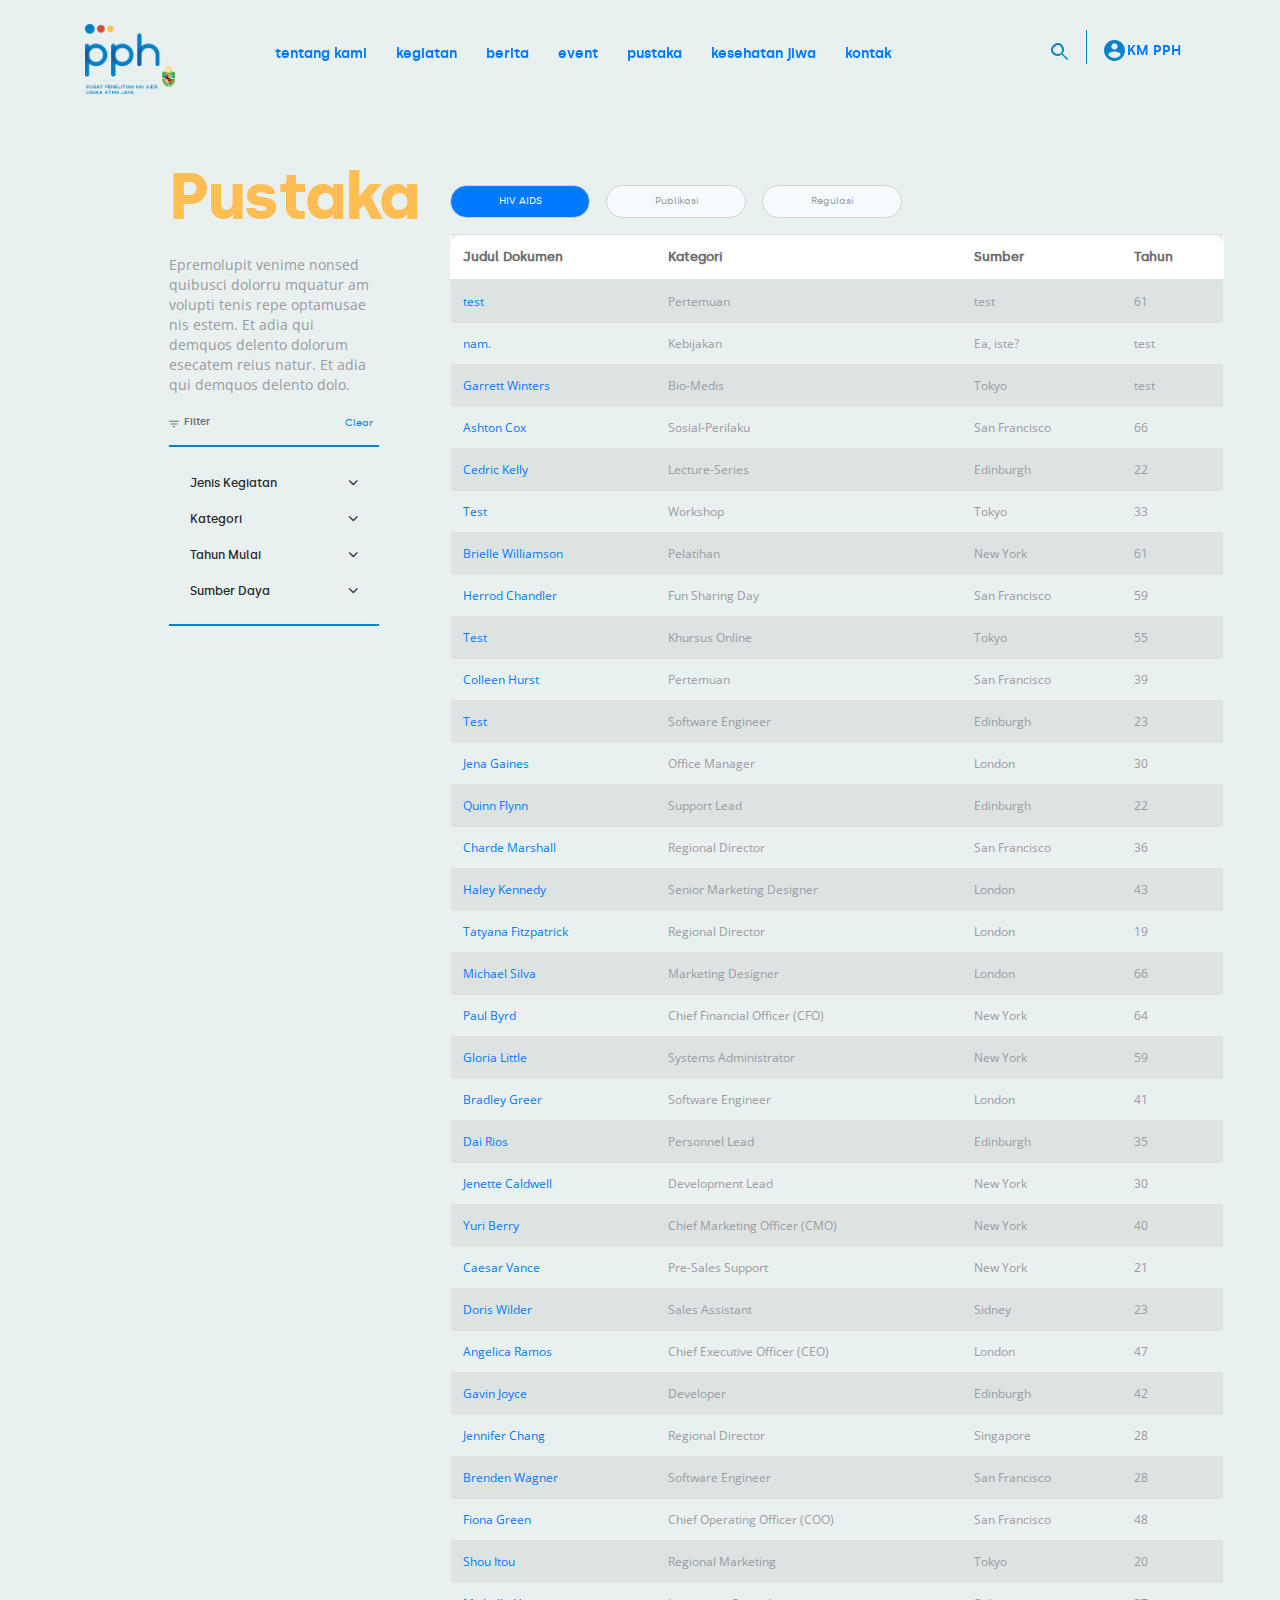
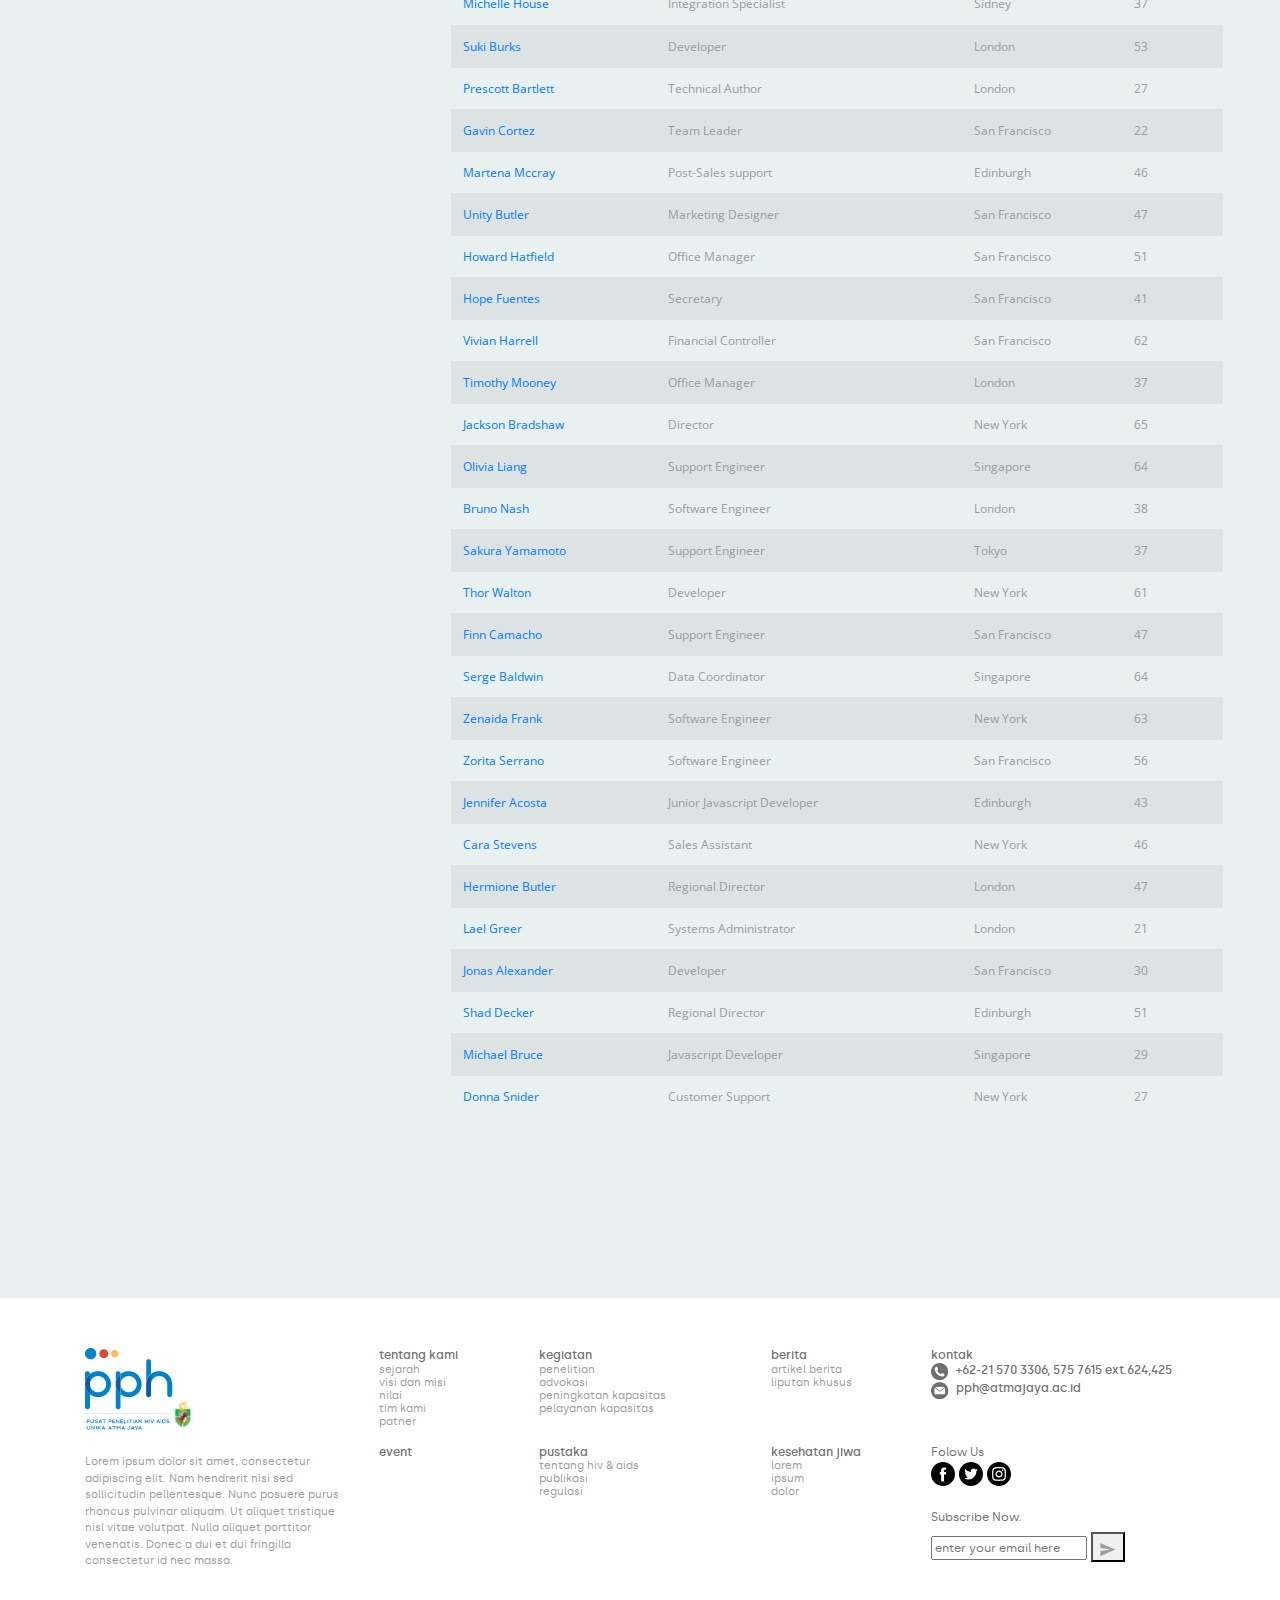
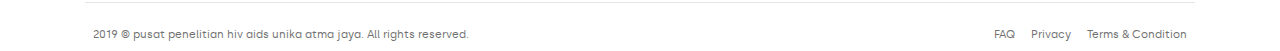
<file: pustaka2.html>
<!doctype html>
<html lang="en">
  <head>
    <!-- Required meta tags -->
    <meta charset="utf-8">
    <meta name="viewport" content="width=device-width, initial-scale=1, shrink-to-fit=no">

    <!-- Bootstrap CSS -->
    <link rel="stylesheet" href="https://stackpath.bootstrapcdn.com/bootstrap/4.3.1/css/bootstrap.min.css" integrity="sha384-ggOyR0iXCbMQv3Xipma34MD+dH/1fQ784/j6cY/iJTQUOhcWr7x9JvoRxT2MZw1T" crossorigin="anonymous">
    <!-- FontAwseme -->
    <link rel="stylesheet" href="https://stackpath.bootstrapcdn.com/font-awesome/4.7.0/css/font-awesome.min.css">   
    
    <!-- tabel -->
    <link rel="stylesheet" href="https://cdn.datatables.net/1.10.20/css/dataTables.bootstrap4.min.css">
    <link rel="stylesheet" href="https://cdn.datatables.net/plug-ins/preview/searchPane/dataTables.searchPane.min.css">
    
    <!-- my css -->
    
    <link rel="stylesheet" href="css/header-footer.css">
    <link href="css/pustaka2.css" rel="stylesheet">

    <!-- tabel -->
    <!-- <link rel="stylesheet" href="https://cdn.datatables.net/1.10.20/css/dataTables.bootstrap4.min.css"> -->
    <!-- <link rel="stylesheet" href="https://cdnjs.cloudflare.com/ajax/libs/twitter-bootstrap/4.1.3/css/bootstrap.css"> -->

    <!-- font -->
    <link href="https://fonts.googleapis.com/css?family=Open+Sans:300,300i,400,400i,600,600i,700,700i,800,800i&display=swap" rel="stylesheet">
    
    <style>
    @font-face {
        font-family: 'silkaregular';
    src: url('font/Silka-Complete-Webfont/Silka-Roman-Webfont/silka-regular-webfont.woff') format('woff');
    font-weight: normal;
    font-style: normal;
    }

    @font-face {
        font-family: 'silkabold';
        src: url('font/Silka-Complete-Webfont/Silka-Roman-Webfont/silka-bold-webfont.woff') format('woff');
    font-weight: normal;
    font-style: normal;
    }

    @font-face {
        font-family: 'silkalight';
        src: url('font/Silka-Complete-Webfont/Silka-Roman-Webfont/silka-light-webfont.woff') format('woff');
    font-weight: normal;
    font-style: normal;
    }

    @font-face {
        font-family: 'silkamedium';
        src: url('font/Silka-Complete-Webfont/Silka-Roman-Webfont/silka-medium-webfont.woff') format('woff');
    font-weight: normal;
    font-style: normal;
    }

    @font-face {
        font-family: 'silkasemibold';
        src: url('font/Silka-Complete-Webfont/Silka-Roman-Webfont/silka-semibold-webfont.woff') format('woff');
    font-weight: normal;
    font-style: normal;
    }

    @font-face {
        font-family: 'silkaregular_italic';
        src: url('font/Silka-Complete-Webfont/Silka-Italic-Webfont/silka-regularitalic-webfont.woff') format('woff');
    font-weight: normal;
    font-style: normal;
    }
    </style>
    <title>Tabel Pustaka</title>
  </head>
  <body>
    <!-- navbar -->
    <header>
      <nav class="navbar fixed-top navbar-expand-md justify-content-center opaque-navbar f-14 fssb" >
          <div class="container">
              <a class="navbar-brand pt-3" href="index.html"><img src="logo/LogoPPH-01.png" width="90" alt=""></a>
              <button class="navbar-toggler" type="button" data-toggle="collapse" data-target="#collapsingNavbar2" aria-controls="navbarSupportedContent" aria-expanded="false" aria-label="Toggle navigation">
                  <span class="navbar-toggler-icon"><i class="fa fa-bars f-bt" aria-hidden="true"></i></span>
                  <span class="navbar-toggler-icon"> <i class="fa fa-user-circle f-bt" aria-hidden="true"></i></span>
              </button>
              <!-- <button class="navbar-toggler " type="button" data-toggle="collapse" data-target="#collapsingNavbar2" aria-controls="navbarSupportedContent" aria-expanded="false" aria-label="Toggle navigation">
                  <span class="navbar-toggler-icon"><img src="images/navbar-account.png" alt="" srcset=""></span>
              </button> -->
              <div class="navbar-collapse collapse justify-content-between align-items-center w-100" id="collapsingNavbar2">
                  <ul class="navbar-nav text-center">
                      <li class="nav-item active">
                          <a class="nav-link" href="tentang-kami.html">tentang kami <span class="sr-only">(current)</span></a>
                      </li>
                      <li class="nav-item">
                          <a class="nav-link" href="aktivitas.html">kegiatan</a>
                      </li>
                      <li class="nav-item dropdown">
                          <a class="nav-link dropdown-toggle" id="navbarDropdown" role="button" data-toggle="dropdown" aria-haspopup="true" aria-expanded="false" href="#">berita</a>
                          <div class="dropdown-menu" aria-labelledby="navbarDropdown">
                              <a class="dropdown-item f-at f-14 fsm j-dd" href="dukomentasi.html">Dokumentasi</a>
                              <a class="dropdown-item f-at f-14 fsm j-dd" href="artikel.html">Artikel</a>
                              <a class="dropdown-item f-at f-14 fsm j-dd" href="detail-artikel.html">Detail Artikel</a>
                              <a class="dropdown-item f-at f-14 fsm j-dd" href="detail-pustaka.html">Detail Pustaka</a>
                          </div>
                      </li>
                      <li class="nav-item">
                          <a class="nav-link" href="event.html">event</a>
                      </li>
                      <li class="nav-item">
                          <a class="nav-link" href="pustaka.html">pustaka</a>
                      </li>
                      <li class="nav-item">
                          <a class="nav-link" href="kesehatanjiwa.html">kesehatan jiwa</a>
                      </li>
                      <li class="nav-item">
                          <a class="nav-link" href="kontak.html">kontak</a>
                      </li>
                  </ul>
                  <ul class="nav navbar-nav flex-row justify-content-center flex-nowrap">
                      <li class="nav-item">
                              <!-- <form class="search" action="">
                                  <input class="inputCari" type="search" placeholder="The HIV AIDS Research Center">
                                  <i class="cari fa fa-search"></i>
                              </form> -->
                          <a class="nav-link" id="searchBox" href=""><img src="images/baseline-search-24px.png" alt="" srcset=""></a> 
                      </li>
                      <!-- <li class="nav-item"><a class="nav-link" href=""><img class="icon-search" src="images/baseline-search-24px.png" alt="" srcset=""></a> </li> -->
                      <li class="nav-item"><img src="images/Line 1.png" alt="" srcset=""></li>
                      <li class="nav-item "><a class="nav-link" href=""><img class="gambar-acount" src="icon/account-24px.svg" alt="" srcset="">KM PPH</a> </li>
                      <!-- <li class="nav-item"><a class="nav-link" href="">KM PPH</a> </li> -->
                  </ul>
              </div>
          </div>
      </nav>
    </header>
    <!-- penutup nav-->

    <!-- pustaka -->
    <section class="sidebar">
      <div class="container-fluid">
        <div class="row">
          <div class="col-3">
            <h1 class="judul">Pustaka</h1>
            <p class="isi">Epremolupit venime nonsed quibusci dolorru mquatur am  volupti tenis repe optamusae nis estem. Et adia qui demquos  delento dolorum esecatem reius natur. Et adia qui demquos  delento dolo.</p>
            
            <div class="filter-head">
            <div class="clearfix">
              <div class="filter float-left"><img class="icon-filter" src="icon/filter-results-button.svg" alt="filter">Filter</div>
              <div  class="clear float-right"><button type="button" class="uncheck">Clear</button></div> 
                           
            </div>
            <hr class="batas">
            <!-- <div class="searchPanes"></div> -->

            <div id="accordion" class="accordion">
                <div class="card mb-0">
                    <!-- Jenis Kegiatan -->
                    <div class="card-header collapsed" data-toggle="collapse" href="#collapseOne">
                        <a class="card-title">
                            Jenis Kegiatan
                        </a>
                    </div>
                    <div id="collapseOne" class="card-body collapse" data-parent="#accordion" >
                      <div class="form-check">
                        <label>
                          <input id="ceklis" type="checkbox" name="Judul Dokumen" value="Test" > <span class="label-text">Test</span>
                        </label>
                      </div>
                    </div>
                    <!-- Katergori -->
                    <div class="card-header collapsed" data-toggle="collapse" data-parent="#accordion" href="#collapseTwo">
                        <a class="card-title">
                          Kategori
                        </a>
                    </div>
                    <div id="collapseTwo" class="card-body collapse" data-parent="#accordion" >
                      <div class="form-check">
                        <label>
                          <input id="ceklis" type="checkbox" name="check" checked> <span class="label-text">Tampilkan Semua</span>
                        </label>
                      </div>
                      <div class="form-check">
                        <label>
                          <input id="ceklis" type="checkbox" name="kategori" value="Kebijakan" > <span class="label-text">Kebijakan</span>
                        </label>
                      </div>
                      <div class="form-check">
                        <label>
                          <input id="ceklis" type="checkbox" name="kategori" value="Bio-Medis" > <span class="label-text">Bio-Medis</span>
                        </label>
                      </div>
                      <div class="form-check">
                        <label>
                          <input id="ceklis" type="checkbox" name="kategori" value="Sosial-Perilaku"> <span class="label-text">Sosial-Perilaku</span>
                        </label>
                      </div>
                      <div class="form-check">
                        <label>
                          <input id="ceklis" type="checkbox" name="kategori" value="Lecture-Series"> <span class="label-text">Lecture-Series</span>
                        </label>
                      </div>
                      <div class="form-check">
                        <label>
                          <input id="ceklis" type="checkbox" name="kategori" value="Workshop"> <span class="label-text">Workshop</span>
                        </label>
                      </div>
                      <div class="form-check">
                        <label>
                          <input id="ceklis" type="checkbox" name="kategori" value="Pelatihan"> <span class="label-text">Pelatihan</span>
                        </label>
                      </div>
                      <div class="form-check">
                        <label>
                          <input id="ceklis" type="checkbox" name="kategori" value="Fun Sharing Day"> <span class="label-text">Fun Sharing Day</span>
                        </label>
                      </div>
                      <div class="form-check">
                        <label>
                          <input id="ceklis" type="checkbox" name="kategori" value="Khursus Online"> <span class="label-text">Khursus Online</span>
                        </label>
                      </div>
                      <div class="form-check">
                        <label>
                          <input id="ceklis" type="checkbox" name="kategori" value="Pertemuan"> <span class="label-text">Pertemuan</span>
                        </label>
                      </div>
                    </div>

                    <!-- Tahun Mulai -->
                    <div class="card-header collapsed" data-toggle="collapse" data-parent="#accordion" href="#collapseThree">
                        <a class="card-title">
                          Tahun Mulai
                        </a>
                    </div>
                    <div id="collapseThree" class="collapse" data-parent="#accordion" >
                      <div class="form-check">
                        <label>
                          <input id="ceklis" type="checkbox" name="check" checked> <span class="label-text">Option 01</span>
                        </label>
                      </div>
                    </div>
                    <!-- Sumber Daya -->
                    <div class="card-header collapsed" data-toggle="collapse" data-parent="#accordion" href="#collapseFour">
                        <a class="card-title">
                          Sumber Daya
                        </a>
                    </div>
                    <div id="collapseFour" class="collapse" data-parent="#accordion" >
                      <div class="form-check">
                        <label>
                          <input id="ceklis" type="checkbox" name="check" checked> <span class="label-text">Option 01</span>
                        </label>
                      </div>
                    </div>
                </div>
            </div> 
            <div class="searchPanes"></div> 
            <hr class="batas">         
          </div>
        </div>

          <!-- tabel -->
          <div class="col-9 tabel">
            <ul class="nav nav-pills mb-3" id="pills-tab" role="tablist">
              <li class="nav-item tab-item">
                <a  class=" nav-link tab-link active" id="pills-hiv-tab" data-toggle="pill" href="#pills-hiv" role="tab" aria-controls="pills-hiv" aria-selected="true">HIV AIDS</a>
              </li>
              <li class="nav-item tab-item">
                <a class=" nav-link tab-link" id="pills-publikasi-tab" data-toggle="pill" href="#pills-publikasi" role="tab" aria-controls="pills-publikasi" aria-selected="true">Publikasi</a>
              </li>
              <li class="nav-item tab-item">
                <a class=" nav-link tab-link " id="pills-regulasi-tab" data-toggle="pill" href="#pills-regulasi" role="tab" aria-controls="pills-regulasi" aria-selected="true">Regulasi</a>
              </li>
            </ul>
            <!-- <button type="button" class="btn btn-primary">HIV AIDS</button>
            <button type="button" class="btn btn-secondary">Publikasi</button>
            <button type="button" class="btn btn-secondary">Regulasi</button> -->

            <div class="tab-content" id="pills-tabContent">
              <div class="tab-pane fade show active " id="pills-hiv" role="tabpanel" aria-labelledby="pills-hiv-tab">
                <table id="hiv" class="table table-striped radius-tabel " >
                    <thead >
                        <tr>
                          <th>Judul Dokumen</th>
                          <th>Kategori</th>
                          <th>Sumber</th>
                          <th>Tahun</th>
                        </tr>
                    </thead>
                    <tbody>
                      <tr>
                        <td class="tbl-keg "><a href="">test</a></td>
                        <td>Pertemuan</td>
                        <td>test</td>
                        <td>61</td>
                        
                      </tr>
                      <tr>
                        <td class="tbl-keg "><a href="">nam.</a></td>
                        <td>Kebijakan</td>
                        <td> Ea, iste?</td>
                        <td>test</td>
                        
                      </tr>
                      <tr>
                          <td class="tbl-keg "><a href="">Garrett Winters</a></td>
                          <td>Bio-Medis</td>
                          <td>Tokyo</td>
                          <td>test</td>
                          
                      </tr>
                      <tr>
                          <td class="tbl-keg "><a href="">Ashton Cox</a></td>
                          <td>Sosial-Perilaku</td>
                          <td>San Francisco</td>
                          <td>66</td>
                          
                      </tr>
                      <tr>
                          <td class="tbl-keg "><a href="">Cedric Kelly</a></td>
                          <td>Lecture-Series</td>
                          <td>Edinburgh</td>
                          <td>22</td>
                          
                      </tr>
                      <tr>
                          <td class="tbl-keg "><a href="">Test</a></td>
                          <td>Workshop</td>
                          <td>Tokyo</td>
                          <td>33</td>
                          
                      </tr>
                      <tr>
                          <td class="tbl-keg "><a href="">Brielle Williamson</a></td>
                          <td>Pelatihan</td>
                          <td>New York</td>
                          <td>61</td>
                          
                      </tr>
                      <tr>
                          <td class="tbl-keg "><a href="">Herrod Chandler</a></td>
                          <td>Fun Sharing Day</td>
                          <td>San Francisco</td>
                          <td>59</td>
                          
                      </tr>
                      <tr>
                          <td class="tbl-keg "><a href="">Test</a></td>
                          <td>Khursus Online</td>
                          <td>Tokyo</td>
                          <td>55</td>
                          
                      </tr>
                      <tr>
                          <td class="tbl-keg "><a href="">Colleen Hurst</a></td>
                          <td>Pertemuan</td>
                          <td>San Francisco</td>
                          <td>39</td>
                          
                      </tr>
                      <tr>
                          <td class="tbl-keg "><a href="">Test</a></td>
                          <td>Software Engineer</td>
                          <td>Edinburgh</td>
                          <td>23</td>
                          
                      </tr>
                      <tr>
                          <td class="tbl-keg "><a href="">Jena Gaines</a></td>
                          <td>Office Manager</td>
                          <td>London</td>
                          <td>30</td>
                          
                      </tr>
                      <tr>
                          <td class="tbl-keg "><a href="">Quinn Flynn</a></td>
                          <td>Support Lead</td>
                          <td>Edinburgh</td>
                          <td>22</td>
                          
                      </tr>
                      <tr>
                          <td class="tbl-keg "><a href="">Charde Marshall</a></td>
                          <td>Regional Director</td>
                          <td>San Francisco</td>
                          <td>36</td>
                          
                      </tr>
                      <tr>
                          <td class="tbl-keg "><a href="">Haley Kennedy</a></td>
                          <td>Senior Marketing Designer</td>
                          <td>London</td>
                          <td>43</td>
                          
                      </tr>
                      <tr>
                          <td class="tbl-keg "><a href="">Tatyana Fitzpatrick</a></td>
                          <td>Regional Director</td>
                          <td>London</td>
                          <td>19</td>
                          
                      </tr>
                      <tr>
                          <td class="tbl-keg "><a href="">Michael Silva</a></td>
                          <td>Marketing Designer</td>
                          <td>London</td>
                          <td>66</td>
                          
                      </tr>
                      <tr>
                          <td class="tbl-keg "><a href="">Paul Byrd</a></td>
                          <td>Chief Financial Officer (CFO)</td>
                          <td>New York</td>
                          <td>64</td>
                          
                      </tr>
                      <tr>
                          <td class="tbl-keg "><a href="">Gloria Little</a></td>
                          <td>Systems Administrator</td>
                          <td>New York</td>
                          <td>59</td>
                          
                      </tr>
                      <tr>
                          <td class="tbl-keg "><a href="">Bradley Greer</a></td>
                          <td>Software Engineer</td>
                          <td>London</td>
                          <td>41</td>
                          
                      </tr>
                      <tr>
                          <td class="tbl-keg "><a href="">Dai Rios</a></td>
                          <td>Personnel Lead</td>
                          <td>Edinburgh</td>
                          <td>35</td>
                          
                      </tr>
                      <tr>
                          <td class="tbl-keg "><a href="">Jenette Caldwell</a></td>
                          <td>Development Lead</td>
                          <td>New York</td>
                          <td>30</td>
                          
                      </tr>
                      <tr>
                          <td class="tbl-keg "><a href="">Yuri Berry</a></td>
                          <td>Chief Marketing Officer (CMO)</td>
                          <td>New York</td>
                          <td>40</td>
                          
                      </tr>
                      <tr>
                          <td class="tbl-keg "><a href="">Caesar Vance</a></td>
                          <td>Pre-Sales Support</td>
                          <td>New York</td>
                          <td>21</td>
                          
                      </tr>
                      <tr>
                          <td class="tbl-keg "><a href="">Doris Wilder</a></td>
                          <td>Sales Assistant</td>
                          <td>Sidney</td>
                          <td>23</td>
                          
                      </tr>
                      <tr>
                          <td class="tbl-keg "><a href="">Angelica Ramos</a></td>
                          <td>Chief Executive Officer (CEO)</td>
                          <td>London</td>
                          <td>47</td>
                          
                      </tr>
                      <tr>
                          <td class="tbl-keg "><a href="">Gavin Joyce</a></td>
                          <td>Developer</td>
                          <td>Edinburgh</td>
                          <td>42</td>
                          
                      </tr>
                      <tr>
                          <td class="tbl-keg "><a href="">Jennifer Chang</a></td>
                          <td>Regional Director</td>
                          <td>Singapore</td>
                          <td>28</td>
                          
                      </tr>
                      <tr>
                          <td class="tbl-keg "><a href="">Brenden Wagner</a></td>
                          <td>Software Engineer</td>
                          <td>San Francisco</td>
                          <td>28</td>
                          
                      </tr>
                      <tr>
                          <td class="tbl-keg "><a href="">Fiona Green</a></td>
                          <td>Chief Operating Officer (COO)</td>
                          <td>San Francisco</td>
                          <td>48</td>
                          
                      </tr>
                      <tr>
                          <td class="tbl-keg "><a href="">Shou Itou</a></td>
                          <td>Regional Marketing</td>
                          <td>Tokyo</td>
                          <td>20</td>
                          
                      </tr>
                      <tr>
                          <td class="tbl-keg "><a href="">Michelle House</a></td>
                          <td>Integration Specialist</td>
                          <td>Sidney</td>
                          <td>37</td>
                          
                      </tr>
                      <tr>
                          <td class="tbl-keg "><a href="">Suki Burks</a></td>
                          <td>Developer</td>
                          <td>London</td>
                          <td>53</td>
                          
                      </tr>
                      <tr>
                          <td class="tbl-keg "><a href="">Prescott Bartlett</a></td>
                          <td>Technical Author</td>
                          <td>London</td>
                          <td>27</td>
                          
                      </tr>
                      <tr>
                          <td class="tbl-keg "><a href="">Gavin Cortez</a></td>
                          <td>Team Leader</td>
                          <td>San Francisco</td>
                          <td>22</td>
                          
                      </tr>
                      <tr>
                          <td class="tbl-keg "><a href="">Martena Mccray</a></td>
                          <td>Post-Sales support</td>
                          <td>Edinburgh</td>
                          <td>46</td>
                          
                      </tr>
                      <tr>
                          <td class="tbl-keg "><a href="">Unity Butler</a></td>
                          <td>Marketing Designer</td>
                          <td>San Francisco</td>
                          <td>47</td>
                          
                      </tr>
                      <tr>
                          <td class="tbl-keg "><a href="">Howard Hatfield</a></td>
                          <td>Office Manager</td>
                          <td>San Francisco</td>
                          <td>51</td>
                          
                      </tr>
                      <tr>
                          <td class="tbl-keg "><a href="">Hope Fuentes</a></td>
                          <td>Secretary</td>
                          <td>San Francisco</td>
                          <td>41</td>
                          
                      </tr>
                      <tr>
                          <td class="tbl-keg "><a href="">Vivian Harrell</a></td>
                          <td>Financial Controller</td>
                          <td>San Francisco</td>
                          <td>62</td>
                          
                      </tr>
                      <tr>
                          <td class="tbl-keg "><a href="">Timothy Mooney</a></td>
                          <td>Office Manager</td>
                          <td>London</td>
                          <td>37</td>
                          
                      </tr>
                      <tr>
                          <td class="tbl-keg "><a href="">Jackson Bradshaw</a></td>
                          <td>Director</td>
                          <td>New York</td>
                          <td>65</td>
                          
                      </tr>
                      <tr>
                          <td class="tbl-keg "><a href="">Olivia Liang</a></td>
                          <td>Support Engineer</td>
                          <td>Singapore</td>
                          <td>64</td>
                          
                      </tr>
                      <tr>
                          <td class="tbl-keg "><a href="">Bruno Nash</a></td>
                          <td>Software Engineer</td>
                          <td>London</td>
                          <td>38</td>
                          
                      </tr>
                      <tr>
                          <td class="tbl-keg "><a href="">Sakura Yamamoto</a></td>
                          <td>Support Engineer</td>
                          <td>Tokyo</td>
                          <td>37</td>
                          
                      </tr>
                      <tr>
                          <td class="tbl-keg "><a href="">Thor Walton</a></td>
                          <td>Developer</td>
                          <td>New York</td>
                          <td>61</td>
                          
                      </tr>
                      <tr>
                          <td class="tbl-keg "><a href="">Finn Camacho</a></td>
                          <td>Support Engineer</td>
                          <td>San Francisco</td>
                          <td>47</td>
                          
                      </tr>
                      <tr>
                          <td class="tbl-keg "><a href="">Serge Baldwin</a></td>
                          <td>Data Coordinator</td>
                          <td>Singapore</td>
                          <td>64</td>
                          
                      </tr>
                      <tr>
                          <td class="tbl-keg "><a href="">Zenaida Frank</a></td>
                          <td>Software Engineer</td>
                          <td>New York</td>
                          <td>63</td>
                          
                      </tr>
                      <tr>
                          <td class="tbl-keg "><a href="">Zorita Serrano</a></td>
                          <td>Software Engineer</td>
                          <td>San Francisco</td>
                          <td>56</td>
                          
                      </tr>
                      <tr>
                          <td class="tbl-keg "><a href="">Jennifer Acosta</a></td>
                          <td>Junior Javascript Developer</td>
                          <td>Edinburgh</td>
                          <td>43</td>
                          
                      </tr>
                      <tr>
                          <td class="tbl-keg "><a href="">Cara Stevens</a></td>
                          <td>Sales Assistant</td>
                          <td>New York</td>
                          <td>46</td>
                          
                      </tr>
                      <tr>
                          <td class="tbl-keg "><a href="">Hermione Butler</a></td>
                          <td>Regional Director</td>
                          <td>London</td>
                          <td>47</td>
                          
                      </tr>
                      <tr>
                          <td class="tbl-keg "><a href="">Lael Greer</a></td>
                          <td>Systems Administrator</td>
                          <td>London</td>
                          <td>21</td>
                          
                      </tr>
                      <tr>
                          <td class="tbl-keg "><a href="">Jonas Alexander</a></td>
                          <td>Developer</td>
                          <td>San Francisco</td>
                          <td>30</td>
                          
                      </tr>
                      <tr>
                          <td class="tbl-keg "><a href="">Shad Decker</a></td>
                          <td>Regional Director</td>
                          <td>Edinburgh</td>
                          <td>51</td>
                          
                      </tr>
                      <tr>
                          <td class="tbl-keg "><a href="">Michael Bruce</a></td>
                          <td>Javascript Developer</td>
                          <td>Singapore</td>
                          <td>29</td>
                          
                      </tr>
                      <tr>
                          <td class="tbl-keg "><a href="">Donna Snider</a></td>
                          <td>Customer Support</td>
                          <td>New York</td>
                          <td>27</td>
                          
                      </tr>
                    </tbody>                    
                </table>  
              </div>

              <div class="tab-pane fade show" id="pills-publikasi" role="tabpanel" aria-labelledby="pills-publikasi-tab">
                  <table id="publikasi" class="table table-striped radius-tabel" >
                      <thead>
                        <tr>
                            <th>Judul Dokumen</th>
                            <th>Kategori</th>
                            <th>Sumber</th>
                            <th>Tahun</th>
                          </tr>
                      </thead>
                      <tbody>
                        <tr>
                          <td class="tbl-keg "><a href="">orem, ipsum dolor.</a></td>
                          <td>Kebijakan</td>
                          <td>Edinburgh</td>
                          <td>61</td>
                        </tr>
                        <tr>
                          <td class="tbl-keg "><a href="">orem, ipsum dolor.</a></td>
                          <td>Bio-Medis</td>
                          <td>Edinburgh</td>
                          <td>61</td>
                        </tr>
                        <tr>
                          <td class="tbl-keg "><a href="">orem, ipsum dolor.</a></td>
                          <td>Sosial-Perilaku</td>
                          <td>Edinburgh</td>
                          <td>61</td>
                        </tr>
                        <tr>
                          <td class="tbl-keg "><a href="">orem, ipsum dolor.</a></td>
                          <td>Lecture-Series</td>
                          <td>Edinburgh</td>
                          <td>61</td>
                        </tr>
                        <tr>
                          <td class="tbl-keg "><a href="">orem, ipsum dolor.</a></td>
                          <td>Workshop</td>
                          <td>Edinburgh</td>
                          <td>61</td>
                        </tr>
                        <tr>
                          <td class="tbl-keg "><a href="">orem, ipsum dolor.</a></td>
                          <td>Pelatihan</td>
                          <td>Edinburgh</td>
                          <td>61</td>
                        </tr>
                        <tr>
                          <td class="tbl-keg "><a href="">orem, ipsum dolor.</a></td>
                          <td>Fun Sharing Day</td>
                          <td>Edinburgh</td>
                          <td>61</td>
                        </tr>
                        <tr>
                          <td class="tbl-keg "><a href="">orem, ipsum dolor.</a></td>
                          <td>Khursus Online</td>
                          <td>Edinburgh</td>
                          <td>61</td>
                        </tr>
                        <tr>
                          <td class="tbl-keg "><a href="">orem, ipsum dolor.</a></td>
                          <td>Pertemuan</td>
                          <td>Edinburgh</td>
                          <td>61</td>
                        </tr>
                      </tbody>
                  </table>
              </div>
              
              <div class="tab-pane fade show" id="pills-regulasi" role="tabpanel" aria-labelledby="pills-regulasi-tab">
                  <table id="regulasi" class="table table-striped radius-tabel" >
                      <thead>
                        <tr>
                            <th>Judul Dokumen</th>
                            <th>Kategori</th>
                            <th>Sumber</th>
                            <th>Tahun</th>
                          </tr>
                      </thead>
                      <tbody>
                        <tr>
                          <td class="tbl-keg "><a href="">orem, ipsum dolor.</a></td>
                          <td>Kebijakan</td>
                          <td>Edinburgh</td>
                          <td>61</td>
                        </tr>
                        <tr>
                          <td class="tbl-keg "><a href="">orem, ipsum dolor.</a></td>
                          <td>Bio-Medis</td>
                          <td>Edinburgh</td>
                          <td>61</td>
                        </tr>
                        <tr>
                          <td class="tbl-keg "><a href="">orem, ipsum dolor.</a></td>
                          <td>Sosial-Perilaku</td>
                          <td>Edinburgh</td>
                          <td>61</td>
                        </tr>
                        <tr>
                          <td class="tbl-keg "><a href="">orem, ipsum dolor.</a></td>
                          <td>Lecture-Series</td>
                          <td>Edinburgh</td>
                          <td>61</td>
                        </tr>
                        <tr>
                          <td class="tbl-keg "><a href="">orem, ipsum dolor.</a></td>
                          <td>Workshop</td>
                          <td>Edinburgh</td>
                          <td>61</td>
                        </tr>
                        <tr>
                          <td class="tbl-keg "><a href="">orem, ipsum dolor.</a></td>
                          <td>Pelatihan</td>
                          <td>Edinburgh</td>
                          <td>61</td>
                        </tr>
                        <tr>
                          <td class="tbl-keg "><a href="">orem, ipsum dolor.</a></td>
                          <td>Fun Sharing Day</td>
                          <td>Edinburgh</td>
                          <td>61</td>
                        </tr>
                        <tr>
                          <td class="tbl-keg "><a href="">orem, ipsum dolor.</a></td>
                          <td>Khursus Online</td>
                          <td>Edinburgh</td>
                          <td>61</td>
                        </tr>
                        <tr>
                          <td class="tbl-keg "><a href="">orem, ipsum dolor.</a></td>
                          <td>Pertemuan</td>
                          <td>Edinburgh</td>
                          <td>61</td>
                        </tr>
                      </tbody>
                  </table>
              </div>
            </div>
            
          </div>
          <!-- tutup tabel -->
        </div>
      </div>
    </section>
    <!-- tutup pustaka -->

        

   
    <!-- Footer section -->
    <div class="section" id="footer">
      <div class="container">
          <div class="row">
              <!-- footer baris ke 1 kolom ke 1 -->
              <div class="col-md-3">
                  <img id="footer-logo" src="images/LOGO.png">
                  <p class="f-am f-11">Lorem ipsum dolor sit amet, consectetur adipiscing elit. Nam hendrerit nisi sed sollicitudin pellentesque. Nunc posuere purus rhoncus pulvinar aliquam. Ut aliquet tristique nisl vitae volutpat. Nulla aliquet porttitor venenatis. Donec a dui et dui fringilla consectetur id nec massa.</p>
              </div>
              <div class="col">
                  <!-- footer baris ke 1 kolem ke 2 -->
                  <div class="row justify-content-around">
                      <div class="col-md-2" id="hide-footer">
                          <ul class="list-unstyled">
                              <li class="f-at fsm f-12 j-f">tentang kami</li>
                              <li class="f-am f-11 j-f">sejarah</li>
                              <li class="f-am f-11 j-f">visi dan misi</li>
                              <li class="f-am f-11 j-f">nilai</li>
                              <li class="f-am f-11 j-f">tim kami</li>
                              <li class="f-am f-11 j-f">patner</li>
                          </ul>
                      </div>
                      <!-- id="hide-footer" -->
                      <div class="col-md-3  " id="hide-footer"  >
                          <ul class="list-unstyled">
                              <li class="f-at fsm f-12 j-f">kegiatan</li>
                              <li class="f-am f-11 j-f">penelitian</li>
                              <li class="f-am f-11 j-f">advokasi</li>
                              <li class="f-am f-11 j-f">peningkatan kapasitas</li>
                              <li class="f-am f-11 j-f">pelayanan kapasitas</li>
                          </ul>
                      </div>
                      <div class="col-md-2" id="hide-footer">
                          <ul class="list-unstyled">
                              <li class="f-at fsm f-12 j-f">berita</li>
                              <li class="f-am f-11 j-f">artikel berita</li>
                              <li class="f-am f-11 j-f">liputan khusus</li>
                          </ul>
                      </div>
                      <div class="col-md-4">
                          <ul class="list-unstyled">
                              <li class="f-12 fsm f-at">kontak</li>
                              <li class="f-12 f-at fsm"><img class="mr-1" src="images/phone-icon.png" alt="" srcset=""> +62-21 570 3306, 575 7615 ext.624,425</li>
                              <li class="f-12 f-at fsm"><img class="mr-1" src="images/mail-icon.png" alt="" srcset=""></i> pph@atmajaya.ac.id</li>
                          </ul>
                      </div>
                  </div>
                  <!-- footer baris ke 2  kolom ke 2 -->
                  <div class="row justify-content-around">
                      <div class="col-md-2" id="hide-footer">
                          <ul class="list-unstyled">
                              <li class="f-at fsm f-12">event</li>
                          </ul>
                      </div>
                      <div class="col-md-3" id="hide-footer">
                          <ul class="list-unstyled">
                              <li class="f-at fsm f-12 j-f">pustaka</li>
                              <li class="f-am f-11 j-f">tentang hiv & aids</li>
                              <li class="f-am f-11 j-f">publikasi</li>
                              <li class="f-am f-11 j-f">regulasi</li>
                          </ul>
                      </div>
                      <div class="col-md-2" id="hide-footer">
                          <ul class="list-unstyled">
                              <li class="f-at fsm f-12 j-f">kesehatan jiwa</li>
                              <li class="f-am f-11 j-f">lorem</li>
                              <li class="f-am f-11 j-f">ipsum</li>
                              <li class="f-am f-11 j-f">dolor</li>
                          </ul>
                      </div>
                      <div class="col-md-4">
                          <ul class="list-unstyled">
                              <li class="f-at f-12">Folow Us</li>
                              <a href="#"> <img class="icon-sn" src="icon/004-facebook-logo-button.svg" alt="" srcset="" ></a>
                              <a href="#"> <img class="icon-sn" src="icon/003-twitter-logo-button.svg" alt="" srcset=""></a>
                              <a href="#"> <img class="icon-sn" src="icon/002-instagram.svg" alt="" srcset=""></a>
                              <br>
                              <br>
                              <h5 class="f-at f-12"> Subscribe Now.</h5>
                              <form action="">
                                  <input class="form-sub f-12 fam " type="email" name="email" id="email" placeholder="enter your email here">
                                  <button class="submit" type="submit"><img src="images/sub-icon.png" class="" alt="" srcset=""></button>
                              </form>
                          </ul>
                      </div>
                  </div>
              </div>
          </div>
          <hr><!-- pembatas -->
      </div>
    </div>
    <!-- tutup footer section -->

    <footer class="">
        <div class="container">
            <div class="d-flex">
              <div class="p-2 mr-auto f-at f-11">2019 © pusat penelitian hiv aids unika atma jaya. All rights reserved.</div>
              <div class="p-2 f-at f-11" id="hide-footer">FAQ</div>
              <div class="p-2 f-at f-11" id="hide-footer">Privacy</div>
              <div class="p-2 f-at f-11" id="hide-footer">Terms & Condition</div>
            </div>
        </div>
    </footer>
    

  
    <!-- jQuery first, then Popper.js, then Bootstrap JS -->
    <script src="https://code.jquery.com/jquery-3.3.1.slim.min.js" integrity="sha384-q8i/X+965DzO0rT7abK41JStQIAqVgRVzpbzo5smXKp4YfRvH+8abtTE1Pi6jizo" crossorigin="anonymous"></script>
    <script src="https://cdnjs.cloudflare.com/ajax/libs/popper.js/1.14.7/umd/popper.min.js" integrity="sha384-UO2eT0CpHqdSJQ6hJty5KVphtPhzWj9WO1clHTMGa3JDZwrnQq4sF86dIHNDz0W1" crossorigin="anonymous"></script>
    <script src="https://stackpath.bootstrapcdn.com/bootstrap/4.3.1/js/bootstrap.min.js" integrity="sha384-JjSmVgyd0p3pXB1rRibZUAYoIIy6OrQ6VrjIEaFf/nJGzIxFDsf4x0xIM+B07jRM" crossorigin="anonymous"></script>
    <!-- scrol navbar trasnparan ke solid -->
    <script src="js/scroll-nav.js"></script>
    <!-- plugin table -->
    <script>
        $(document).ready(function() {
            $('#hiv').DataTable({
              searchPane: {
                container:'.searchPanes'
              }
              
            });
            
            // deklarasi checkbox
            $(document).ready(function(){
                var tabel = $('#hiv').DataTable();

                $('input:checkbox').on('change',function(){

                  


                  var judDok = $('input:checkbox[name="Judul Dokumen"]:checked').map(function(){
                    return this.value;
                  }).get().join('|');

                  //  filter kolomm ke 2
                  tabel.column(0).search(judDok,true,false,false).draw(false);

                  var kategori = $('input:checkbox[name="kategori"]:checked').map(function(){
                    return '^' + this.value +'$';
                  }).get().join('|');

                  //  filter kolomm ke 1
                  tabel.column(1).search(kategori,true,false,false).draw(false);
                });

              

              }) ;
        } );
      </script>
      <script>
        $(document).ready(function() {
            $('#regulasi').DataTable();

             // deklarasi checkbox
             $(document).ready(function(){
                var tabel = $('#regulasi').DataTable();

                $('input:checkbox').on('change',function(){
                  var kategori = $('input:checkbox[name="kategori"]:checked').map(function(){
                    return '^' + this.value +'$';
                  }).get().join('|');

                  //  filter kolomm ke 1
                  tabel.column(1).search(kategori,true,false,false).draw(false);
                });
              }) ;
        } );
      </script>
      <script>
        $(document).ready(function() {
            $('#publikasi').DataTable();

             // deklarasi checkbox
             $(document).ready(function(){
                var tabel = $('#publikasi').DataTable();

                $('input:checkbox').on('change',function(){
                  var kategori = $('input:checkbox[name="kategori"]:checked').map(function(){
                    return '^' + this.value +'$';
                  }).get().join('|');

                  //  filter kolomm ke 1
                  tabel.column(1).search(kategori,true,false,false).draw(false);
                });
              }) ;
        } );
      </script>

      <script src="https://cdn.datatables.net/1.10.20/js/jquery.dataTables.min.js"></script>
      <script src="https://cdn.datatables.net/1.10.20/js/dataTables.bootstrap4.min.js"></script>
      <script src="js/dataTables.searchPane.min.js"></script>

      <script>
          $(document).ready(function(){
              $(".check").click(function(){
                  $("#ceklis").prop("checked", true);
              });
              $(".uncheck").click(function(){
                  $("#ceklis").prop("checked", false);
              });
          });
        </script>
  </body>
</html>
</file>
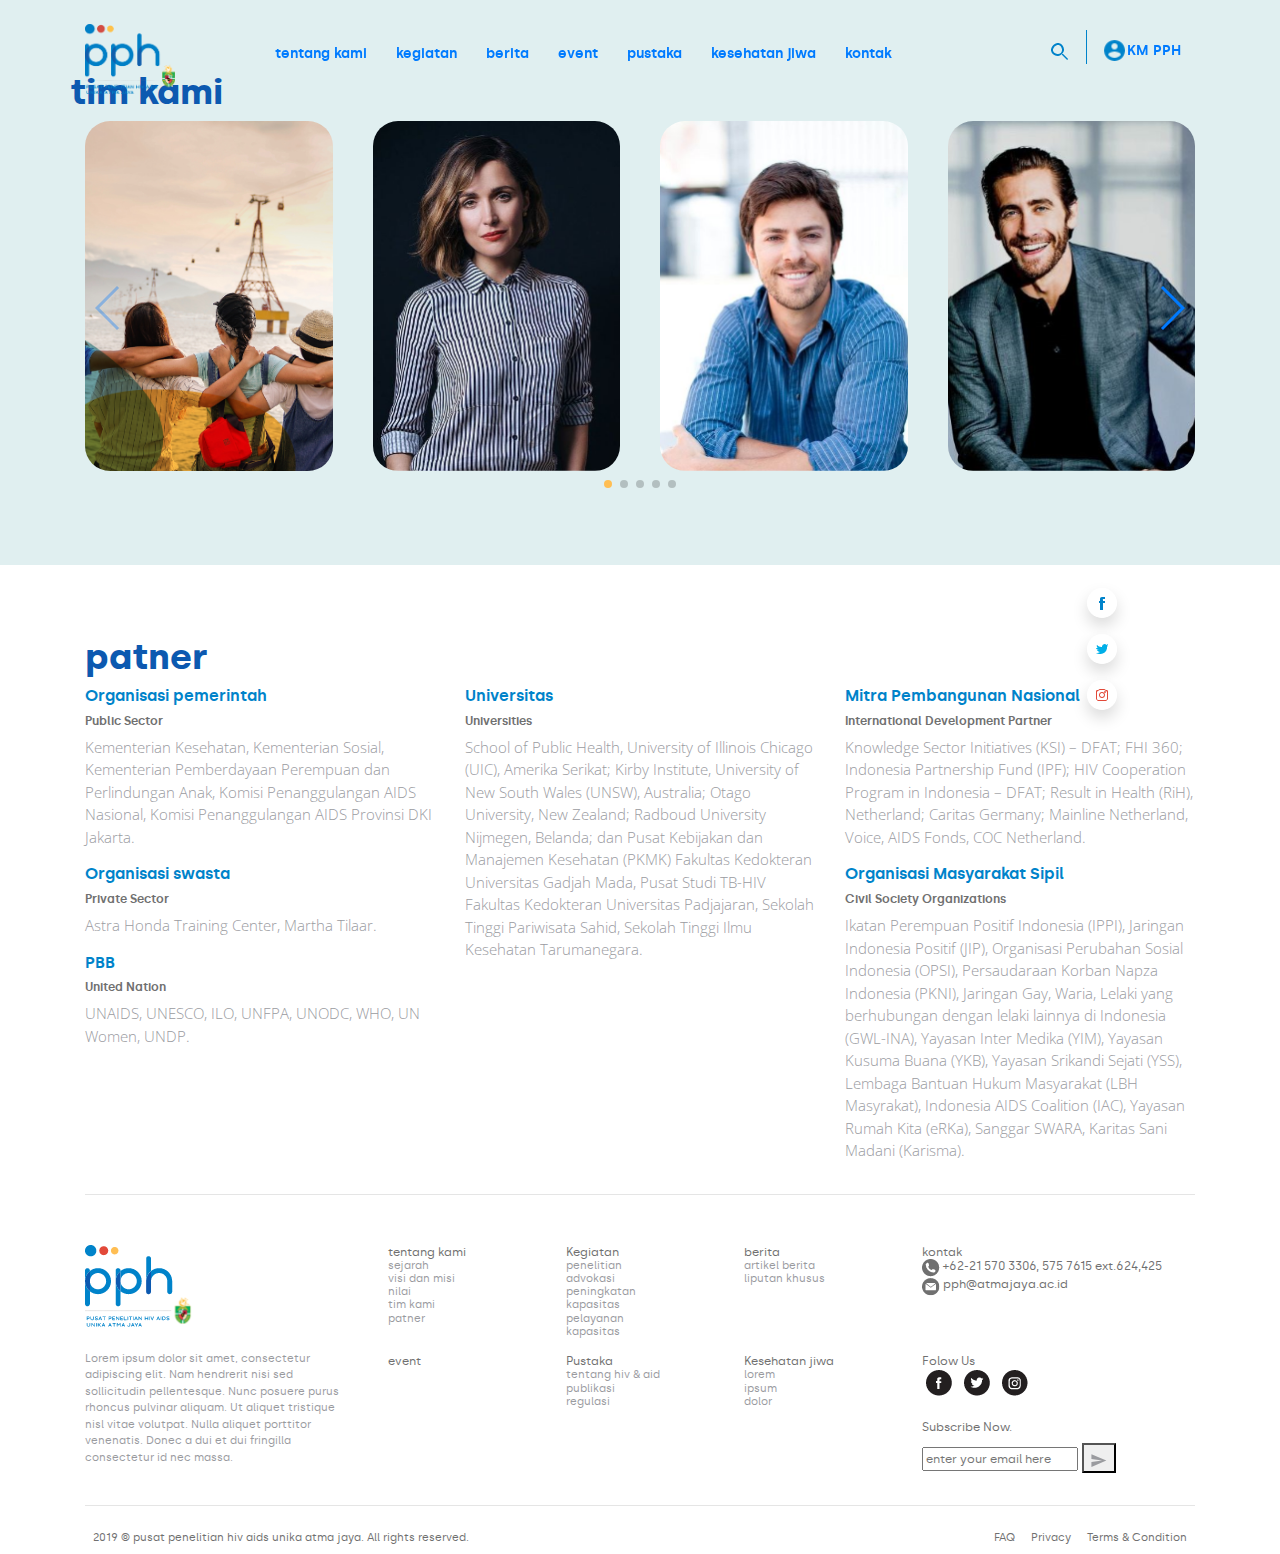
<file: tentang-kami - Salin.html>
<!DOCTYPE html>
<html lang="en">
<head>
    <meta charset="UTF-8">
    <meta name="viewport" content="width=device-width, initial-scale=1.0">
    <meta http-equiv="X-UA-Compatible" content="ie=edge">
    <title>tentang</title>
    <!-- Bootstrap -->
    <link rel="stylesheet" href="https://stackpath.bootstrapcdn.com/font-awesome/4.7.0/css/font-awesome.min.css">

    <link href="https://stackpath.bootstrapcdn.com/bootstrap/4.3.1/css/bootstrap.min.css" rel="stylesheet" integrity="sha384-ggOyR0iXCbMQv3Xipma34MD+dH/1fQ784/j6cY/iJTQUOhcWr7x9JvoRxT2MZw1T" crossorigin="anonymous">
    <link href="css/tentang-kami - Salin.css" rel="stylesheet">
    <link rel="stylesheet" href="css/header-footer.css">

    <!-- Link Swiper's CSS -->
    <link rel="stylesheet" href="css/swiper.min.css">

    <!-- font -->
    <link href="https://fonts.googleapis.com/css?family=Open+Sans:300,300i,400,400i,600,600i,700,700i,800,800i&display=swap" rel="stylesheet">
    
    <style>
    @font-face {
        font-family: 'silkaregular';
    src: url('font/Silka-Complete-Webfont/Silka-Roman-Webfont/silka-regular-webfont.woff') format('woff');
    font-weight: normal;
    font-style: normal;
    }

    @font-face {
        font-family: 'silkabold';
        src: url('font/Silka-Complete-Webfont/Silka-Roman-Webfont/silka-bold-webfont.woff') format('woff');
    font-weight: normal;
    font-style: normal;
    }

    @font-face {
        font-family: 'silkalight';
        src: url('font/Silka-Complete-Webfont/Silka-Roman-Webfont/silka-light-webfont.woff') format('woff');
    font-weight: normal;
    font-style: normal;
    }

    @font-face {
        font-family: 'silkamedium';
        src: url('font/Silka-Complete-Webfont/Silka-Roman-Webfont/silka-medium-webfont.woff') format('woff');
    font-weight: normal;
    font-style: normal;
    }

    @font-face {
        font-family: 'silkasemibold';
        src: url('font/Silka-Complete-Webfont/Silka-Roman-Webfont/silka-semibold-webfont.woff') format('woff');
    font-weight: normal;
    font-style: normal;
    }

    @font-face {
        font-family: 'silkaregular_italic';
        src: url('font/Silka-Complete-Webfont/Silka-Italic-Webfont/silka-regularitalic-webfont.woff') format('woff');
    font-weight: normal;
    font-style: normal;
    }
    </style>

</head>
<body>

    <!-- navbar -->
    <header>
        <nav class="navbar fixed-top navbar-expand-md justify-content-center opaque-navbar f-14 fssb" >
            <div class="container">
                <a class="navbar-brand pt-3" href="index.html"><img src="logo/LogoPPH-01.png" width="90" alt=""></a>
                <button class="navbar-toggler" type="button" data-toggle="collapse" data-target="#collapsingNavbar2" aria-controls="navbarSupportedContent" aria-expanded="false" aria-label="Toggle navigation">
                    <span class="navbar-toggler-icon"><img src="images/icon-navbar.png" alt="" srcset=""></span>
                    <span class="navbar-toggler-icon"><img src="images/navbar-account.png" alt="" srcset=""></span>
                </button>
                <!-- <button class="navbar-toggler " type="button" data-toggle="collapse" data-target="#collapsingNavbar2" aria-controls="navbarSupportedContent" aria-expanded="false" aria-label="Toggle navigation">
                    <span class="navbar-toggler-icon"><img src="images/navbar-account.png" alt="" srcset=""></span>
                </button> -->
                <div class="navbar-collapse collapse justify-content-between align-items-center w-100" id="collapsingNavbar2">
                    <!-- <ul class="navbar-nav ml-5 pl-4 text-center"> -->
                    <ul class="navbar-nav nav-fill  text-center">
                        <li class="nav-item active">
                            <a class="nav-link" href="tentang-kami.html">tentang kami <span class="sr-only">(current)</span></a>
                        </li>
                        <li class="nav-item">
                            <a class="nav-link" href="aktivitas.html">kegiatan</a>
                        </li>
                        <li class="nav-item dropdown">
                            <a class="nav-link dropdown-toggle" id="navbarDropdown" role="button" data-toggle="dropdown" aria-haspopup="true" aria-expanded="false" href="#">berita</a>
                            <div class="dropdown-menu" aria-labelledby="navbarDropdown">
                                <a class="dropdown-item f-at fsm j-dd" href="dukomentasi.html">Dokumentasi</a>
                                <a class="dropdown-item f-at fsm j-dd" href="artikel.html">Artikel</a>
                                <a class="dropdown-item f-at fsm j-dd" href="detail-artikel.html">Detail Artikel</a>
                            </div>
                        </li>
                        <li class="nav-item">
                            <a class="nav-link" href="event.html">event</a>
                        </li>
                        <li class="nav-item">
                            <a class="nav-link" href="pustaka.html">pustaka</a>
                        </li>
                        <li class="nav-item">
                            <a class="nav-link" href="kesehatanjiwa.html">kesehatan jiwa</a>
                        </li>
                        <li class="nav-item">
                            <a class="nav-link" href="kontak.html">kontak</a>
                        </li>

                    </ul>
                    <ul class="nav navbar-nav flex-row justify-content-center flex-nowrap">
                        <li class="nav-item"><a class="nav-link" href=""><img src="images/baseline-search-24px.png" alt="" srcset=""></a> </li>
                        <li class="nav-item"><img src="images/Line 1.png" alt="" srcset=""></li>
                        <li class="nav-item "><a class="nav-link" href=""><img class="gambar-acount" src="images/baseline-account_circle-24px.png" alt="" srcset="">KM PPH</a> </li>
                        <!-- <li class="nav-item"><a class="nav-link" href="">KM PPH</a> </li> -->
                    </ul>
                </div>
            </div>
        </nav>
    </header>
    <!-- penutup nav-->

    <!-- sidebar sosial media -->
    <aside id="hide-sidebar">
        <div class="container">
            <div class="row">
                <div class="col-md-1">
                    <ul class="list-unstyled">
                        <li class="p-2"><a href=""><img class="shadow rounded-circle" src="images/fb-white-icon.png" alt=""></a></li>
                        <li class="p-2"><a href=""><img class="shadow rounded-circle" src="images/tw-white-icon.png" alt=""></a></li>
                        <li class="p-2"><a href=""><img class="shadow rounded-circle" src="images/ig-white-icon.png" alt=""></a></li>
                    </ul>
                </div>
            </div>
        </div>
    </aside>
    <!-- tutup sidebar sosial media -->


    <!-- team -->
    <section id="tim">
        <div class="container">
            <div class="row">
                <h3 class="f-36 fsb f-bt">tim kami</h3>
            </div>
            <div class="row blog">
                <div class="col-md-12">
                    <!-- swiper -->
                    <div class="swiper-container">
                    <div class="swiper-wrapper">
                        <!-- OJI ini looping -->
                        <div class="swiper-slide">
                            <a class="popup" data-toggle="modal" data-target="#modal-tim"> <!-- ini class modal atau popup -->
                                <img class="rounded img-fluid img-tim" src="images/landing_01.png" alt="Image" style="max-width:100%;">
                            </a>
                        </div>
                        <!-- ini tutup looping -->
                        <div class="swiper-slide">
                            <a href="#">
                                    <img class="rounded img-fluid img-tim" src="images/tentengkami/team2.png" alt="Image" style="max-width:100%;">
                            </a>
                        </div>
                        <div class="swiper-slide">
                            <a href="#">
                                <img class="rounded img-fluid img-tim" src="images/tentengkami/team3.png" alt="Image" style="max-width:100%;">
                            </a>
                        </div>
                        <div class="swiper-slide">
                            <a href="#">
                                <img class="rounded img-fluid img-tim" src="images/tentengkami/team4.png" alt="Image" style="max-width:100%;">
                            </a>
                        </div>
                        <div class="swiper-slide">
                            <a href="#">
                                <img class="rounded img-fluid img-tim" src="images/tentengkami/team1.png" alt="Image" style="max-width:100%;">
                            </a>
                        </div>
                        <div class="swiper-slide">
                            <a href="#">
                                <img class="rounded img-fluid img-tim" src="images/tentengkami/team2.png" alt="Image" style="max-width:100%;">
                            </a>
                        </div>
                        <div class="swiper-slide">
                            <a href="#">
                                <img class="rounded img-fluid img-tim" src="images/tentengkami/team3.png" alt="Image" style="max-width:100%;">
                            </a>
                        </div>
                        <div class="swiper-slide">
                            <a href="#">
                                <img class="rounded img-fluid img-tim" src="images/tentengkami/team4.png" alt="Image" style="max-width:100%;">
                            </a>
                        </div>
                       
                    </div>
                    <!-- Add Pagination -->
                    <div class="swiper-pagination"></div>
                    <div class="swiper-button-next"></div>
                    <div class="swiper-button-prev"></div>
                    <div>
                    <!-- tutup swiper -->

                </div>
            </div>
        </div>   
    </section>
    <!-- tutup team -->

<!-- Modal/popup -->
  <div class="modal fade" id="modal-tim" role="dialog">
    <div class="modal-dialog">
    
      <!-- Modal content-->
      <div class="modal-content shadow">
        <div class="modal-body">
            <div class="card modal-card " > 
                <img class=" img-modal" src="images/Oji.png" alt="Image" >   
                <div class="card-body">
                    <h3 class="nama-tim">Nuroji Lukmansyah</h3>
                    <h4 class="jab-tim">Kepala pusat penelitian pph unika atmajaya</h4>
                    <p class="konten-tim">Epremolupit venime nonsed quibusci dolorru mquatur am volupti tenis repe optamusae nis estem. Et adia qui demquos delento </p>
                </div>
            </div>
        </div>
        <div class="modal-footer">
          <button type="button" class="btn btn-default" data-dismiss="modal"><i class="fa fa-times" aria-hidden="true"></i></button>
        </div>
      </div>
      
    </div>
  </div>
<!-- tutup Modal/popup -->




    <!-- patner -->
    <section id="patner">
        <div class="container">
            <div class="row">
                <div class="col-md-12">
                    <h3 class="f-36 f-bt fsb">patner</h3>
                </div>
            </div>
            <div class="row ">
                <div class="col-md-4">
                    <h5 class="f-16 f-bm fssb">Organisasi pemerintah</h5>
                    <h6 class="f-12 f-at fssb">Public Sector</h6>
                    <p class="f-15 f-am f-os fosl ">Kementerian Kesehatan, Kementerian Sosial, 
                        Kementerian Pemberdayaan Perempuan dan 
                        Perlindungan Anak, Komisi Penanggulangan 
                        AIDS Nasional, Komisi Penanggulangan AIDS 
                        Provinsi DKI Jakarta. </p>
                    <h5 class="f-16 f-bm fssb">Organisasi swasta</h5>
                    <h6 class="f-12 f-at fssb">Private Sector</h6>
                    <p class="f-15 f-am f-os fosl">Astra Honda Training Center, Martha Tilaar.</p>
                    <h5 class="f-16 f-bm fssb">PBB</h5>
                    <h6 class="f-12 f-at fssb">United Nation</h6>
                    <p class="f-15 f-am f-os fosl ">UNAIDS, UNESCO, ILO, UNFPA, UNODC, WHO, UN Women, UNDP.</p>
                </div>
                <div class="col-md-4">
                    <h5 class="f-16 f-bm fssb">Universitas</h5>
                    <h6 class="f-12 f-at fssb">Universities</h6>
                    <p class="f-15 f-am f-os fosl">School of Public Health, University of Illinois Chicago (UIC), Amerika Serikat; Kirby Institute, University of New South Wales (UNSW), Australia; 
                        Otago University, New Zealand;  Radboud University Nijmegen, Belanda; dan Pusat Kebijakan dan Manajemen Kesehatan (PKMK) Fakultas Kedokteran 
                        Universitas Gadjah Mada, Pusat Studi TB-HIV Fakultas Kedokteran Universitas Padjajaran, Sekolah Tinggi Pariwisata Sahid, Sekolah Tinggi Ilmu Kesehatan 
                        Tarumanegara.</p>
                </div>
                <div class="col-md-4">
                    <h5 class="f-16 f-bm fssb">Mitra Pembangunan Nasional</h5>
                    <h6 class="f-12 f-at fssb">International Development Partner</h6>
                    <p class="f-15 f-am f-os fosl">Knowledge Sector Initiatives (KSI) – DFAT; FHI 360; Indonesia Partnership Fund (IPF); HIV Cooperation Program in Indonesia – DFAT; Result in Health 
                        (RiH), Netherland; Caritas Germany; Mainline Netherland, Voice, AIDS Fonds, COC Netherland. </p>
                    <h5 class="f-16 f-bm fssb">Organisasi Masyarakat Sipil</h5>
                    <h6 class="f-12 f-at fssb">Civil Society Organizations</h6>
                    <p class="f-15 f-am f-os fosl">Ikatan Perempuan Positif Indonesia (IPPI), Jaringan Indonesia Positif (JIP), Organisasi Perubahan Sosial Indonesia (OPSI), Persaudaraan Korban Napza 
                        Indonesia (PKNI), Jaringan Gay, Waria, Lelaki yang berhubungan dengan lelaki lainnya di Indonesia (GWL-INA), Yayasan Inter Medika (YIM), Yayasan Kusuma 
                        Buana (YKB), Yayasan Srikandi Sejati (YSS), Lembaga Bantuan Hukum Masyarakat (LBH Masyrakat), Indonesia AIDS Coalition (IAC), Yayasan Rumah Kita (eRKa), 
                        Sanggar SWARA, Karitas Sani Madani (Karisma).</p>
                </div>
            </div><hr>
        </div>
    </section>
    <!-- tutup patner -->

    <!-- Footer section -->
    <div class="section" id="footer">
        <div class="container">
            <div class="row">
                <!-- footer baris ke 1 kolom ke 1 -->

                <div class="col-md-3">
                    <img id="footer-logo" src="images/LOGO.png">
                    <br>
                    <p class="f-am f-11">Lorem ipsum dolor sit amet, consectetur adipiscing elit. Nam hendrerit nisi sed sollicitudin pellentesque. Nunc posuere purus rhoncus pulvinar aliquam. Ut aliquet tristique nisl vitae volutpat. Nulla aliquet porttitor venenatis. Donec a dui et dui fringilla consectetur id nec massa.</p>
                </div>
                <div class="col">

                    <!-- footer baris ke 1 kolem ke 2 -->
                    <div class="row justify-content-around">
                        <div class="col-md-2" id="hide-footer">
                            <ul class="list-unstyled">
                                <li class="f-at f-12">tentang kami</li>
                                <li class="f-am f-11">sejarah</li>
                                <li class="f-am f-11">visi dan misi</li>
                                <li class="f-am f-11">nilai</li>
                                <li class="f-am f-11">tim kami</li>
                                <li class="f-am f-11">patner</li>
                            </ul>
                        </div>
                        <!-- id="hide-footer" -->
                        <div class="col-md-2  " id="hide-footer"  >
                            <ul class="list-unstyled">
                                <li class="f-at f-12">Kegiatan</li>
                                <li class="f-am f-11">penelitian</li>
                                <li class="f-am f-11">advokasi</li>
                                <li class="f-am f-11">peningkatan kapasitas</li>
                                <li class="f-am f-11">pelayanan kapasitas</li>
                            </ul>
                        </div>
                        <div class="col-md-2" id="hide-footer">
                            <ul class="list-unstyled">
                                <li class="f-at f-12">berita</li>
                                <li class="f-am f-11">artikel berita</li>
                                <li class="f-am f-11">liputan khusus</li>
                            </ul>
                        </div>
                        <div class="col-md-4">
                            <ul class="list-unstyled">
                                <li class="f-12 f-at">kontak</li>
                                <li class="f-12 f-at"><img src="images/phone-icon.png" alt="" srcset=""> +62-21 570 3306, 575 7615 ext.624,425</li>
                                <li class="f-12 f-at"><img src="images/mail-icon.png" alt="" srcset=""></i> pph@atmajaya.ac.id</li>
                            </ul>
                        </div>
                    </div>

                    <!-- footer baris ke 2  kolom ke 2 -->
                    <div class="row justify-content-around">
                        <div class="col-md-2" id="hide-footer">
                            <ul class="list-unstyled">
                                <li class="f-at f-12">event</li>
                            </ul>
                        </div>
                        <div class="col-md-2" id="hide-footer">
                            <ul class="list-unstyled">
                                <li class="f-at f-12">Pustaka</li>
                                <li class="f-am f-11">tentang hiv & aid</li>
                                <li class="f-am f-11">publikasi</li>
                                <li class="f-am f-11">regulasi</li>
                            </ul>
                        </div>
                        <div class="col-md-2" id="hide-footer">
                            <ul class="list-unstyled">
                                <li class="f-at f-12">Kesehatan jiwa</li>
                                <li class="f-am f-11">lorem</li>
                                <li class="f-am f-11">ipsum</li>
                                <li class="f-am f-11">dolor</li>
                            </ul>
                        </div>
                        <div class="col-md-4">
                            <ul class="list-unstyled">
                                <li class="f-at f-12">Folow Us</li>
                                <a class="p-1" href="#"> <img src="images/fb-icon.png" alt="" srcset=""></a>
                                <a class="p-1" href="#"> <img src="images/tw-icon.png" alt="" srcset=""></a>
                                <a class="p-1" href="#"> <img src="images/ig-icon.png" alt="" srcset=""></a>
                                <br>
                                <br>
                                <h5 class="f-at f-12"> Subscribe Now.</h5>
                                <form action="">
                                    <input class="form-sub f-12 fam" type="email" name="email" id="email" placeholder="enter your email here">
                                    <button class="submit" type="submit"><img src="images/sub-icon.png" class="" alt="" srcset=""></button>
                                </form>
                                
                            </ul>
                        </div>
                    </div>
                </div>
            </div>
            <hr><!-- pembatas -->
        </div>
    </div>
    <!-- tutup footer section -->

    <footer class="">
        <div class="container">
            <div class="d-flex">
              <div class="p-2 mr-auto f-at f-11">2019 © pusat penelitian hiv aids unika atma jaya. All rights reserved.</div>
              <div class="p-2 f-at f-11" id="hide-footer">FAQ</div>
              <div class="p-2 f-at f-11" id="hide-footer">Privacy</div>
              <div class="p-2 f-at f-11" id="hide-footer">Terms & Condition</div>
            </div>
        </div>
    </footer>

    <!-- bootstrap -->
    <script src="https://code.jquery.com/jquery-3.3.1.slim.min.js" integrity="sha384-q8i/X+965DzO0rT7abK41JStQIAqVgRVzpbzo5smXKp4YfRvH+8abtTE1Pi6jizo" crossorigin="anonymous"></script>
    <script src="https://cdnjs.cloudflare.com/ajax/libs/popper.js/1.14.7/umd/popper.min.js" integrity="sha384-UO2eT0CpHqdSJQ6hJty5KVphtPhzWj9WO1clHTMGa3JDZwrnQq4sF86dIHNDz0W1" crossorigin="anonymous"></script>
    <script src="https://stackpath.bootstrapcdn.com/bootstrap/4.3.1/js/bootstrap.min.js" integrity="sha384-JjSmVgyd0p3pXB1rRibZUAYoIIy6OrQ6VrjIEaFf/nJGzIxFDsf4x0xIM+B07jRM" crossorigin="anonymous"></script>

    <!-- scrol navbar trasnparan ke solid -->
    <script src="js/scroll-nav.js"></script>

    <!-- link swiper scrip -->
    <script src="js/swiper.min.js"></script>

    <!-- Initialize Swiper -->
  <script>
    var swiper = new Swiper('.swiper-container', {
      slidesPerView: 4,
      spaceBetween: 40,
      // init: false,
      pagination: {
        el: '.swiper-pagination',
        clickable: true,
      },
      navigation: {
        nextEl: '.swiper-button-next',
        prevEl: '.swiper-button-prev',
      },
      autoplay: {
        delay: 2500,
        disableOnInteraction: false,
      },
      breakpoints: {
        1024: {
          slidesPerView: 4,
          spaceBetween: 40,
        },
        768: {
          slidesPerView: 3,
          spaceBetween: 30,
        },
        640: {
          slidesPerView: 3,
          spaceBetween: 20,
        },
        320: {
          slidesPerView: 1,
          spaceBetween: 10,
        }
      }
    });
  </script>


</body>
</html>
</file>
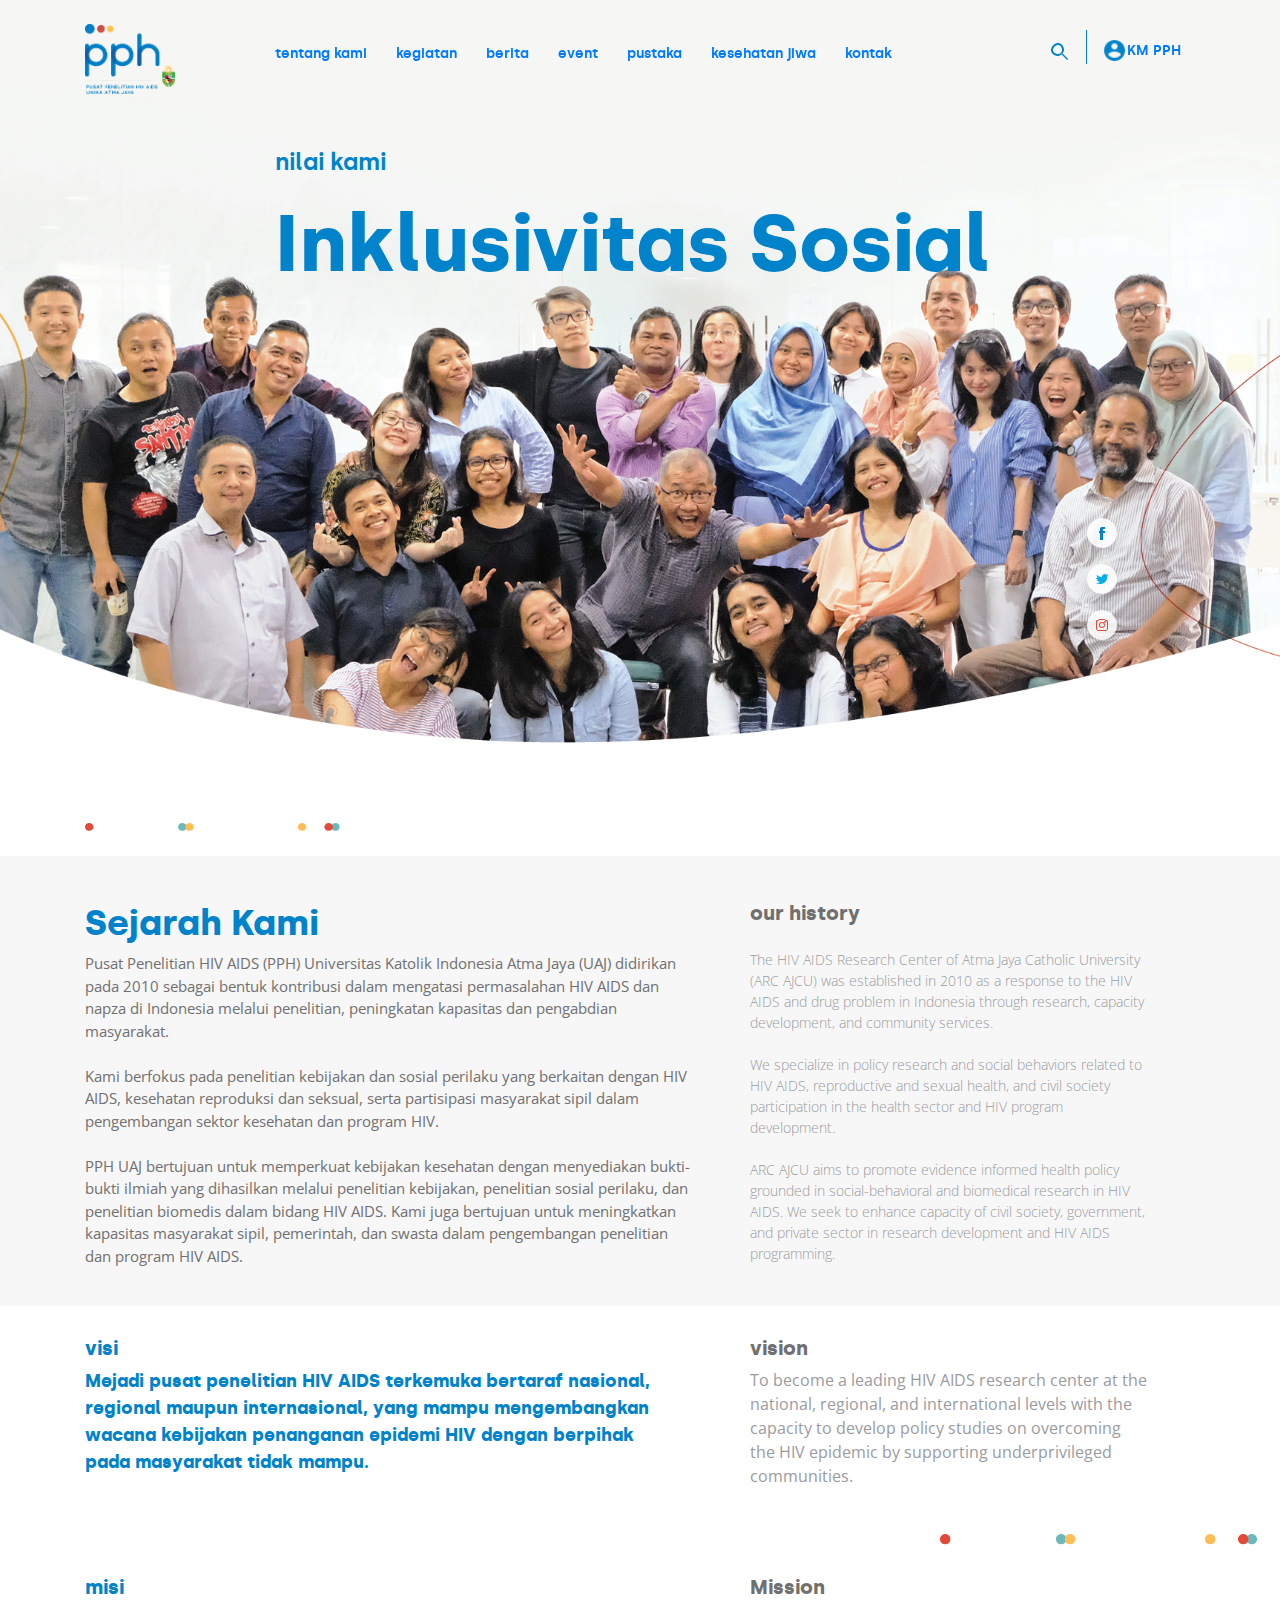
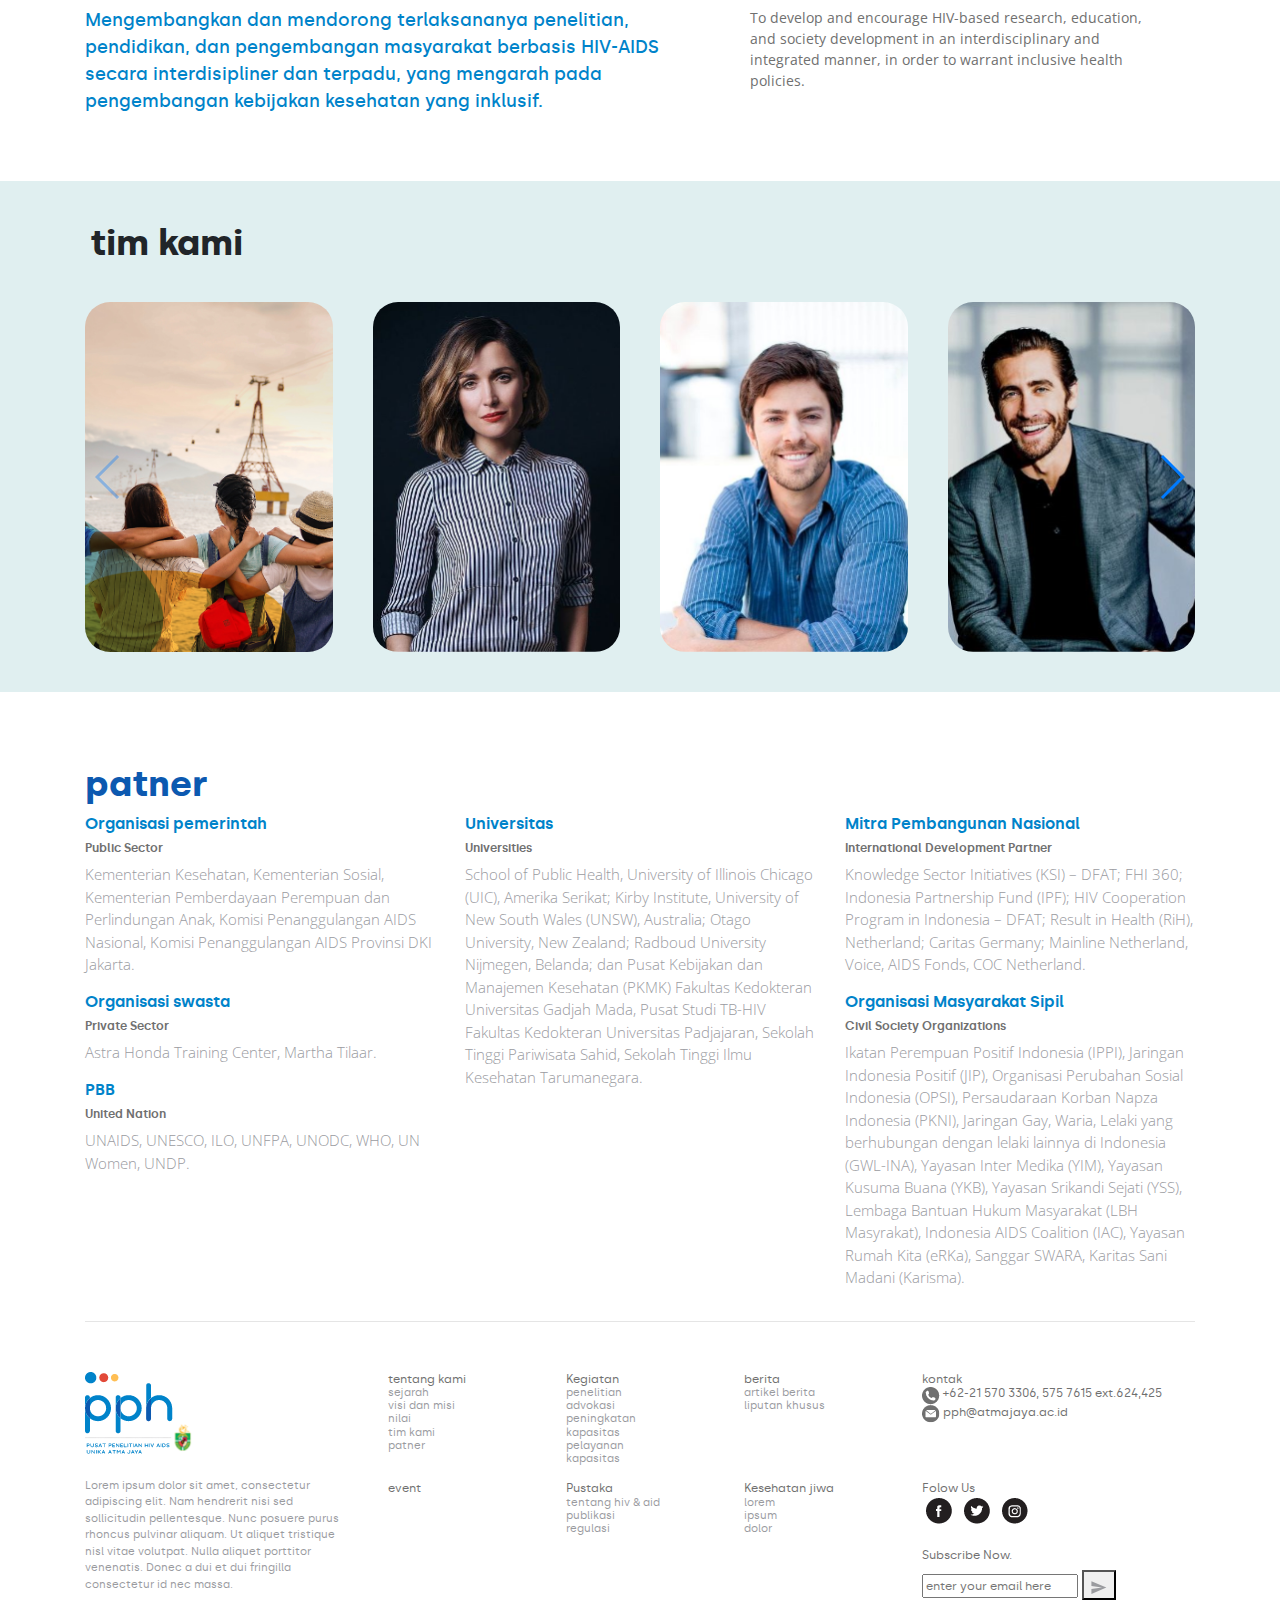
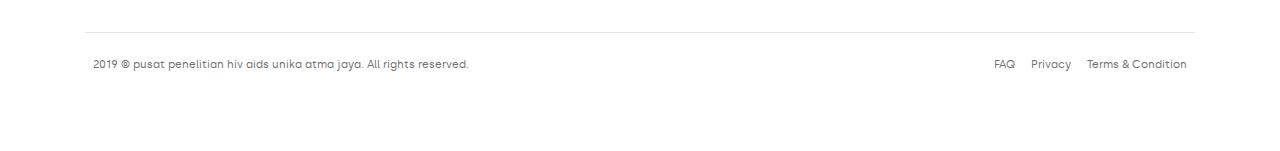
<file: tentang-kami.html>
<!DOCTYPE html>
<html lang="en">
<head>
    <meta charset="UTF-8">
    <meta name="viewport" content="width=device-width, initial-scale=1.0">
    <meta http-equiv="X-UA-Compatible" content="ie=edge">
    <title>tentang</title>
    <!-- Bootstrap -->
    <link rel="stylesheet" href="https://stackpath.bootstrapcdn.com/font-awesome/4.7.0/css/font-awesome.min.css">

    <link href="https://stackpath.bootstrapcdn.com/bootstrap/4.3.1/css/bootstrap.min.css" rel="stylesheet" integrity="sha384-ggOyR0iXCbMQv3Xipma34MD+dH/1fQ784/j6cY/iJTQUOhcWr7x9JvoRxT2MZw1T" crossorigin="anonymous">
    <link href="css/tentang-kami.css" rel="stylesheet">
    <link rel="stylesheet" href="css/header-footer.css">

    <!-- Link Swiper's CSS -->
    <link rel="stylesheet" href="css/swiper.min.css">

    <!-- font -->
    <link href="https://fonts.googleapis.com/css?family=Open+Sans:300,300i,400,400i,600,600i,700,700i,800,800i&display=swap" rel="stylesheet">
    
    <style>
    @font-face {
        font-family: 'silkaregular';
    src: url('font/Silka-Complete-Webfont/Silka-Roman-Webfont/silka-regular-webfont.woff') format('woff');
    font-weight: normal;
    font-style: normal;
    }

    @font-face {
        font-family: 'silkabold';
        src: url('font/Silka-Complete-Webfont/Silka-Roman-Webfont/silka-bold-webfont.woff') format('woff');
    font-weight: normal;
    font-style: normal;
    }

    @font-face {
        font-family: 'silkalight';
        src: url('font/Silka-Complete-Webfont/Silka-Roman-Webfont/silka-light-webfont.woff') format('woff');
    font-weight: normal;
    font-style: normal;
    }

    @font-face {
        font-family: 'silkamedium';
        src: url('font/Silka-Complete-Webfont/Silka-Roman-Webfont/silka-medium-webfont.woff') format('woff');
    font-weight: normal;
    font-style: normal;
    }

    @font-face {
        font-family: 'silkasemibold';
        src: url('font/Silka-Complete-Webfont/Silka-Roman-Webfont/silka-semibold-webfont.woff') format('woff');
    font-weight: normal;
    font-style: normal;
    }

    @font-face {
        font-family: 'silkaregular_italic';
        src: url('font/Silka-Complete-Webfont/Silka-Italic-Webfont/silka-regularitalic-webfont.woff') format('woff');
    font-weight: normal;
    font-style: normal;
    }
    </style>

</head>
<body>

    <!-- navbar -->
    <header>
        <nav class="navbar fixed-top navbar-expand-md justify-content-center opaque-navbar f-14 fssb" >
            <div class="container">
                <a class="navbar-brand pt-3" href="index.html"><img src="logo/LogoPPH-01.png" width="90" alt=""></a>
                <button class="navbar-toggler" type="button" data-toggle="collapse" data-target="#collapsingNavbar2" aria-controls="navbarSupportedContent" aria-expanded="false" aria-label="Toggle navigation">
                    <span class="navbar-toggler-icon"><img src="images/icon-navbar.png" alt="" srcset=""></span>
                    <span class="navbar-toggler-icon"><img src="images/navbar-account.png" alt="" srcset=""></span>
                </button>
                <!-- <button class="navbar-toggler " type="button" data-toggle="collapse" data-target="#collapsingNavbar2" aria-controls="navbarSupportedContent" aria-expanded="false" aria-label="Toggle navigation">
                    <span class="navbar-toggler-icon"><img src="images/navbar-account.png" alt="" srcset=""></span>
                </button> -->
                <div class="navbar-collapse collapse justify-content-between align-items-center w-100" id="collapsingNavbar2">
                    <!-- <ul class="navbar-nav ml-5 pl-4 text-center"> -->
                    <ul class="navbar-nav nav-fill  text-center">
                        <li class="nav-item active">
                            <a class="nav-link" href="tentang-kami.html">tentang kami <span class="sr-only">(current)</span></a>
                        </li>
                        <li class="nav-item">
                            <a class="nav-link" href="aktivitas.html">kegiatan</a>
                        </li>
                        <li class="nav-item dropdown">
                            <a class="nav-link dropdown-toggle" id="navbarDropdown" role="button" data-toggle="dropdown" aria-haspopup="true" aria-expanded="false" href="#">berita</a>
                            <div class="dropdown-menu" aria-labelledby="navbarDropdown">
                                <a class="dropdown-item f-at fsm j-dd" href="dukomentasi.html">Dokumentasi</a>
                                <a class="dropdown-item f-at fsm j-dd" href="artikel.html">Artikel</a>
                                <a class="dropdown-item f-at fsm j-dd" href="detail-artikel.html">Detail Artikel</a>
                            </div>
                        </li>
                        <li class="nav-item">
                            <a class="nav-link" href="event.html">event</a>
                        </li>
                        <li class="nav-item">
                            <a class="nav-link" href="pustaka.html">pustaka</a>
                        </li>
                        <li class="nav-item">
                            <a class="nav-link" href="kesehatanjiwa.html">kesehatan jiwa</a>
                        </li>
                        <li class="nav-item">
                            <a class="nav-link" href="kontak.html">kontak</a>
                        </li>

                    </ul>
                    <ul class="nav navbar-nav flex-row justify-content-center flex-nowrap">
                        <li class="nav-item"><a class="nav-link" href=""><img src="images/baseline-search-24px.png" alt="" srcset=""></a> </li>
                        <li class="nav-item"><img src="images/Line 1.png" alt="" srcset=""></li>
                        <li class="nav-item "><a class="nav-link" href=""><img class="gambar-acount" src="images/baseline-account_circle-24px.png" alt="" srcset="">KM PPH</a> </li>
                        <!-- <li class="nav-item"><a class="nav-link" href="">KM PPH</a> </li> -->
                    </ul>
                </div>
            </div>
        </nav>
    </header>
    <!-- penutup nav-->

    <!-- sidebar sosial media -->
    <aside id="hide-sidebar">
        <div class="container">
            <div class="row">
                <div class="col-md-1">
                    <ul class="list-unstyled">
                        <li class="p-2"><a href=""><img class="shadow rounded-circle" src="images/fb-white-icon.png" alt=""></a></li>
                        <li class="p-2"><a href=""><img class="shadow rounded-circle" src="images/tw-white-icon.png" alt=""></a></li>
                        <li class="p-2"><a href=""><img class="shadow rounded-circle" src="images/ig-white-icon.png" alt=""></a></li>
                    </ul>
                </div>
            </div>
        </div>
    </aside>
    <!-- tutup sidebar sosial media -->

    <!-- landing -->
    <div class="jumbotron">
        <div class="container">
            <div class="row justify-content-center">
                <div class="col-md-8">
                    <p class="lead f-bm fssb">nilai kami</p>
                    <h1 class="display-4 fsb f-bm">Inklusivitas Sosial </h1>   
                </div>
            </div>
        </div>
    </div>
    <!-- tutup landing -->

    <!-- batas -->
    <div class="container">
        <div class="row justify-content-start">
            <div class="col-md-3">
                <img class="img-fluid" src="images/tentengkami/batas.png" alt="batas">
            </div>
        </div>
    </div>
    <!-- tutup batas -->

    <!-- konten sejarah -->
    <section id="sejarah">
        <div class="container">
            <div class="row ">
                <div class="col-md-7 ">
                    <h2 class="f-36 fsb f-bm" >Sejarah Kami</h2>
                    <p class="f-15 f-os f-at pr-4">Pusat Penelitian HIV AIDS (PPH) Universitas Katolik Indonesia Atma Jaya (UAJ) didirikan pada 2010 sebagai bentuk kontribusi dalam mengatasi 
                        permasalahan HIV AIDS dan napza di Indonesia melalui penelitian, peningkatan kapasitas dan pengabdian masyarakat. <br><br>

                            Kami berfokus pada penelitian kebijakan dan sosial perilaku yang berkaitan dengan HIV AIDS, kesehatan reproduksi dan seksual, serta 
                            partisipasi masyarakat sipil dalam pengembangan sektor kesehatan dan program HIV. <br><br>
                            
                            PPH UAJ bertujuan untuk memperkuat kebijakan kesehatan dengan menyediakan bukti-bukti ilmiah yang dihasilkan melalui penelitian kebijakan, 
                            penelitian sosial perilaku, dan penelitian biomedis dalam bidang HIV AIDS. Kami juga bertujuan untuk meningkatkan kapasitas masyarakat sipil,
                             pemerintah, dan swasta dalam pengembangan penelitian dan program HIV AIDS.</p>
                </div>
                <div class="col-md-5 ">
                    <h3 class="f-at fsb f-20 our-history">our history</h3>
                    <p class="f-14 f-am f-os fosl pt-3 pr-5">The HIV AIDS Research Center of Atma Jaya Catholic University (ARC AJCU) was established in 2010 as a response to the HIV AIDS and drug problem 
                        in Indonesia through research, capacity development, and community services. <br><br>

                            We specialize in policy research and social behaviors related to HIV AIDS, reproductive and sexual health, and civil society participation 
                            in the health sector and HIV program development. <br><br>
                            
                            ARC AJCU aims to promote evidence informed health policy grounded in social-behavioral and biomedical research in HIV AIDS. We seek to
                             enhance capacity of civil society, government, and private sector in research development and HIV AIDS programming.</p>
                </div>
            </div>
        </div>
    </section>
    <!-- tutup sejarah -->

    <!-- konten visi misi -->
    <section id="visi">
        <div class="container">
            <div class="row">
                <div class="col-md-7">
                    <h2 class="f-20 f-bm fsb">visi</h2>
                    <p class="f-18 f-bm fsb pr-5 ">Mejadi pusat penelitian HIV AIDS terkemuka bertaraf nasional, regional maupun internasional, yang mampu mengembangkan wacana kebijakan penanganan
                         epidemi HIV dengan berpihak pada masyarakat tidak mampu.</p>
                </div>
                <div class="col-md-5">
                    <h3 class="f-20 f-at fsb">vision</h3>
                    <p class="f-os f-am pr-5">To become a leading HIV AIDS research center at the national, regional, and international levels with the capacity to develop policy studies on
                         overcoming the HIV epidemic by supporting underprivileged communities.</p>
                </div>
            </div>
            <!-- batas visi -->
            <div class="row justify-content-end">
              <div class="col-md-3"> 
                  <img src="images/tentengkami/batas2.png" id="batas2" alt="batas2">
              </div>  
            </div>
            <!-- tutup batas visi -->
            <div class="row">
                <div class="col-md-7">
                    <h2 class="f-20 f-bm fsb">misi</h2>
                    <p class="f-18 f-bm fsm pr-5">Mengembangkan dan mendorong terlaksananya penelitian, pendidikan, dan pengembangan masyarakat berbasis HIV-AIDS secara interdisipliner dan 
                        terpadu, yang mengarah pada pengembangan kebijakan kesehatan yang inklusif.</p>
                </div>
                <div class="col-md-5">
                    <h4 class="f-20 f-at fsb">Mission</h4>
                    <p class="f-14 f-at f-os pr-5">To develop and encourage HIV-based research, education, and society development in an interdisciplinary and integrated manner, in order to 
                        warrant inclusive health policies.</p>
                </div>
            </div>
        </div>
    </section>
    <!-- tutup konten visi misi -->

    <!-- team -->
    <section id="tim">
        <div class="container">
            <div class="row">
                <h3 class="f-36 fsb tim-kami">tim kami</h3>
            </div>
            <div class="row blog">
                <div class="col-md-12">
                    <!-- swiper -->
                    <div class="swiper-container">
                    <div class="swiper-wrapper">
                        <!-- OJI ini looping -->
                        <div class="swiper-slide">
                            <a class="popup" data-toggle="modal" data-target="#modal-tim"> <!-- ini class modal atau popup -->
                                <img class="rounded img-fluid img-tim" src="images/landing_01.png" alt="Image" style="max-width:100%;">
                            </a>
                        </div>
                        <!-- ini tutup looping -->
                        <div class="swiper-slide">
                            <a href="#">
                                <img class="rounded img-fluid img-tim" src="images/tentengkami/team2.png" alt="Image" style="max-width:100%;">
                            </a>
                        </div>
                        <div class="swiper-slide">
                            <a href="#">
                                <img class="rounded img-fluid img-tim" src="images/tentengkami/team3.png" alt="Image" style="max-width:100%;">
                            </a>
                        </div>
                        <div class="swiper-slide">
                            <a href="#">
                                <img class="rounded img-fluid img-tim" src="images/tentengkami/team4.png" alt="Image" style="max-width:100%;">
                            </a>
                        </div>
                        <div class="swiper-slide">
                            <a href="#">
                                <img class="rounded img-fluid img-tim" src="images/tentengkami/team1.png" alt="Image" style="max-width:100%;">
                            </a>
                        </div>
                        <div class="swiper-slide">
                            <a href="#">
                                <img class="rounded img-fluid img-tim" src="images/tentengkami/team2.png" alt="Image" style="max-width:100%;">
                            </a>
                        </div>
                        <div class="swiper-slide">
                            <a href="#">
                                <img class="rounded img-fluid img-tim" src="images/tentengkami/team3.png" alt="Image" style="max-width:100%;">
                            </a>
                        </div>
                        <div class="swiper-slide">
                            <a href="#">
                                <img class="rounded img-fluid img-tim" src="images/tentengkami/team4.png" alt="Image" style="max-width:100%;">
                            </a>
                        </div>
                       
                    </div>
                    <!-- Add Pagination -->
                    
                    <div class="swiper-button-next"></div>
                    <div class="swiper-button-prev"></div>
                    <div>
                    <!-- tutup swiper -->

                </div>
            </div>
        </div>   
    </section>
    <!-- tutup team -->

    <!-- Modal/popup -->
    <div class="modal fade" id="modal-tim" role="dialog">
      <div class="modal-dialog">
    
        <!-- Modal content-->
        <div class="modal-content shadow">
          <div class="modal-body">
              <div class="card modal-card " > 
                  <img class=" img-modal" src="images/tentengkami/team4.png" alt="Image" > <!-- Modal content-->   
                  <div class="card-body">
                      <h3 class="nama-tim">Nuroji Lukmansyah</h3>
                      <h4 class="jab-tim">Kepala pusat penelitian pph unika atmajaya</h4>
                      <p class="konten-tim">Epremolupit venime nonsed quibusci dolorru mquatur am volupti tenis repe optamusae nis estem. Et adia qui demquos delento </p>
                  </div>
              </div>
          </div>
          <div class="modal-footer">
            <button type="button" class="btn btn-default" data-dismiss="modal"><i class="fa fa-times" aria-hidden="true"></i></button>
          </div>
        </div>

      </div>
    </div>
    <!-- tutup Modal/popup -->

    <!-- patner -->
    <section id="patner">
        <div class="container">
            <div class="row">
                <div class="col-md-12">
                    <h3 class="f-36 f-bt fsb">patner</h3>
                </div>
            </div>
            <div class="row ">
                <div class="col-md-4">
                    <h5 class="f-16 f-bm fssb">Organisasi pemerintah</h5>
                    <h6 class="f-12 f-at fssb">Public Sector</h6>
                    <p class="f-15 f-am f-os fosl ">Kementerian Kesehatan, Kementerian Sosial, 
                        Kementerian Pemberdayaan Perempuan dan 
                        Perlindungan Anak, Komisi Penanggulangan 
                        AIDS Nasional, Komisi Penanggulangan AIDS 
                        Provinsi DKI Jakarta. </p>
                    <h5 class="f-16 f-bm fssb">Organisasi swasta</h5>
                    <h6 class="f-12 f-at fssb">Private Sector</h6>
                    <p class="f-15 f-am f-os fosl">Astra Honda Training Center, Martha Tilaar.</p>
                    <h5 class="f-16 f-bm fssb">PBB</h5>
                    <h6 class="f-12 f-at fssb">United Nation</h6>
                    <p class="f-15 f-am f-os fosl ">UNAIDS, UNESCO, ILO, UNFPA, UNODC, WHO, UN Women, UNDP.</p>
                </div>
                <div class="col-md-4">
                    <h5 class="f-16 f-bm fssb">Universitas</h5>
                    <h6 class="f-12 f-at fssb">Universities</h6>
                    <p class="f-15 f-am f-os fosl">School of Public Health, University of Illinois Chicago (UIC), Amerika Serikat; Kirby Institute, University of New South Wales (UNSW), Australia; 
                        Otago University, New Zealand;  Radboud University Nijmegen, Belanda; dan Pusat Kebijakan dan Manajemen Kesehatan (PKMK) Fakultas Kedokteran 
                        Universitas Gadjah Mada, Pusat Studi TB-HIV Fakultas Kedokteran Universitas Padjajaran, Sekolah Tinggi Pariwisata Sahid, Sekolah Tinggi Ilmu Kesehatan 
                        Tarumanegara.</p>
                </div>
                <div class="col-md-4">
                    <h5 class="f-16 f-bm fssb">Mitra Pembangunan Nasional</h5>
                    <h6 class="f-12 f-at fssb">International Development Partner</h6>
                    <p class="f-15 f-am f-os fosl">Knowledge Sector Initiatives (KSI) – DFAT; FHI 360; Indonesia Partnership Fund (IPF); HIV Cooperation Program in Indonesia – DFAT; Result in Health 
                        (RiH), Netherland; Caritas Germany; Mainline Netherland, Voice, AIDS Fonds, COC Netherland. </p>
                    <h5 class="f-16 f-bm fssb">Organisasi Masyarakat Sipil</h5>
                    <h6 class="f-12 f-at fssb">Civil Society Organizations</h6>
                    <p class="f-15 f-am f-os fosl">Ikatan Perempuan Positif Indonesia (IPPI), Jaringan Indonesia Positif (JIP), Organisasi Perubahan Sosial Indonesia (OPSI), Persaudaraan Korban Napza 
                        Indonesia (PKNI), Jaringan Gay, Waria, Lelaki yang berhubungan dengan lelaki lainnya di Indonesia (GWL-INA), Yayasan Inter Medika (YIM), Yayasan Kusuma 
                        Buana (YKB), Yayasan Srikandi Sejati (YSS), Lembaga Bantuan Hukum Masyarakat (LBH Masyrakat), Indonesia AIDS Coalition (IAC), Yayasan Rumah Kita (eRKa), 
                        Sanggar SWARA, Karitas Sani Madani (Karisma).</p>
                </div>
            </div><hr>
        </div>
    </section>
    <!-- tutup patner -->

    <!-- Footer section -->
    <div class="section" id="footer">
        <div class="container">
            <div class="row">
                <!-- footer baris ke 1 kolom ke 1 -->

                <div class="col-md-3">
                    <img id="footer-logo" src="images/LOGO.png">
                    <br>
                    <p class="f-am f-11">Lorem ipsum dolor sit amet, consectetur adipiscing elit. Nam hendrerit nisi sed sollicitudin pellentesque. Nunc posuere purus rhoncus pulvinar aliquam. Ut aliquet tristique nisl vitae volutpat. Nulla aliquet porttitor venenatis. Donec a dui et dui fringilla consectetur id nec massa.</p>
                </div>
                <div class="col">

                    <!-- footer baris ke 1 kolem ke 2 -->
                    <div class="row justify-content-around">
                        <div class="col-md-2" id="hide-footer">
                            <ul class="list-unstyled">
                                <li class="f-at f-12">tentang kami</li>
                                <li class="f-am f-11">sejarah</li>
                                <li class="f-am f-11">visi dan misi</li>
                                <li class="f-am f-11">nilai</li>
                                <li class="f-am f-11">tim kami</li>
                                <li class="f-am f-11">patner</li>
                            </ul>
                        </div>
                        <!-- id="hide-footer" -->
                        <div class="col-md-2  " id="hide-footer"  >
                            <ul class="list-unstyled">
                                <li class="f-at f-12">Kegiatan</li>
                                <li class="f-am f-11">penelitian</li>
                                <li class="f-am f-11">advokasi</li>
                                <li class="f-am f-11">peningkatan kapasitas</li>
                                <li class="f-am f-11">pelayanan kapasitas</li>
                            </ul>
                        </div>
                        <div class="col-md-2" id="hide-footer">
                            <ul class="list-unstyled">
                                <li class="f-at f-12">berita</li>
                                <li class="f-am f-11">artikel berita</li>
                                <li class="f-am f-11">liputan khusus</li>
                            </ul>
                        </div>
                        <div class="col-md-4">
                            <ul class="list-unstyled">
                                <li class="f-12 f-at">kontak</li>
                                <li class="f-12 f-at"><img src="images/phone-icon.png" alt="" srcset=""> +62-21 570 3306, 575 7615 ext.624,425</li>
                                <li class="f-12 f-at"><img src="images/mail-icon.png" alt="" srcset=""></i> pph@atmajaya.ac.id</li>
                            </ul>
                        </div>
                    </div>

                    <!-- footer baris ke 2  kolom ke 2 -->
                    <div class="row justify-content-around">
                        <div class="col-md-2" id="hide-footer">
                            <ul class="list-unstyled">
                                <li class="f-at f-12">event</li>
                            </ul>
                        </div>
                        <div class="col-md-2" id="hide-footer">
                            <ul class="list-unstyled">
                                <li class="f-at f-12">Pustaka</li>
                                <li class="f-am f-11">tentang hiv & aid</li>
                                <li class="f-am f-11">publikasi</li>
                                <li class="f-am f-11">regulasi</li>
                            </ul>
                        </div>
                        <div class="col-md-2" id="hide-footer">
                            <ul class="list-unstyled">
                                <li class="f-at f-12">Kesehatan jiwa</li>
                                <li class="f-am f-11">lorem</li>
                                <li class="f-am f-11">ipsum</li>
                                <li class="f-am f-11">dolor</li>
                            </ul>
                        </div>
                        <div class="col-md-4">
                            <ul class="list-unstyled">
                                <li class="f-at f-12">Folow Us</li>
                                <a class="p-1" href="#"> <img src="images/fb-icon.png" alt="" srcset=""></a>
                                <a class="p-1" href="#"> <img src="images/tw-icon.png" alt="" srcset=""></a>
                                <a class="p-1" href="#"> <img src="images/ig-icon.png" alt="" srcset=""></a>
                                <br>
                                <br>
                                <h5 class="f-at f-12"> Subscribe Now.</h5>
                                <form action="">
                                    <input class="form-sub f-12 fam" type="email" name="email" id="email" placeholder="enter your email here">
                                    <button class="submit" type="submit"><img src="images/sub-icon.png" class="" alt="" srcset=""></button>
                                </form>
                                
                            </ul>
                        </div>
                    </div>
                </div>
            </div>
            <hr><!-- pembatas -->
        </div>
    </div>
    <!-- tutup footer section -->

    <footer class="">
        <div class="container">
            <div class="d-flex">
              <div class="p-2 mr-auto f-at f-11">2019 © pusat penelitian hiv aids unika atma jaya. All rights reserved.</div>
              <div class="p-2 f-at f-11" id="hide-footer">FAQ</div>
              <div class="p-2 f-at f-11" id="hide-footer">Privacy</div>
              <div class="p-2 f-at f-11" id="hide-footer">Terms & Condition</div>
            </div>
        </div>
    </footer>

    <!-- bootstrap -->
    <script src="https://code.jquery.com/jquery-3.3.1.slim.min.js" integrity="sha384-q8i/X+965DzO0rT7abK41JStQIAqVgRVzpbzo5smXKp4YfRvH+8abtTE1Pi6jizo" crossorigin="anonymous"></script>
    <script src="https://cdnjs.cloudflare.com/ajax/libs/popper.js/1.14.7/umd/popper.min.js" integrity="sha384-UO2eT0CpHqdSJQ6hJty5KVphtPhzWj9WO1clHTMGa3JDZwrnQq4sF86dIHNDz0W1" crossorigin="anonymous"></script>
    <script src="https://stackpath.bootstrapcdn.com/bootstrap/4.3.1/js/bootstrap.min.js" integrity="sha384-JjSmVgyd0p3pXB1rRibZUAYoIIy6OrQ6VrjIEaFf/nJGzIxFDsf4x0xIM+B07jRM" crossorigin="anonymous"></script>

    <!-- scrol navbar trasnparan ke solid -->
    <script src="js/scroll-nav.js"></script>

    <!-- link swiper scrip -->
    <script src="js/swiper.min.js"></script>
    <!-- Initialize Swiper -->
  <script>
    var swiper = new Swiper('.swiper-container', {
      slidesPerView: 4,
      spaceBetween: 40,
      // init: false,
      pagination: {
        el: '.swiper-pagination',
        clickable: true,
      },
      navigation: {
        nextEl: '.swiper-button-next',
        prevEl: '.swiper-button-prev',
      },
      autoplay: {
        delay: 2500,
        disableOnInteraction: false,
      },
      breakpoints: {
        1024: {
          slidesPerView: 4,
          spaceBetween: 40,
        },
        768: {
          slidesPerView: 3,
          spaceBetween: 30,
        },
        640: {
          slidesPerView: 3,
          spaceBetween: 20,
        },
        320: {
          slidesPerView: 1,
          spaceBetween: 10,
        }
      }
    });
  </script>
    
</body>
</html>
</file>
<file: css/index.css>
@charset "utf-8";
/* CSS Document */





.gambar-acount{
	margin-left: auto;
	margin-right: auto;
}

.konten-utama{
	padding-top: 35px;
	padding-left: 35px;
	padding-right: 35px;
	padding-bottom: 27px;
}

.konten-utama p{
	font-family: 'Open Sans';
	font-size: 14px;
	line-height: 1.36;
	text-align: left;
	color: #707070;
}

/* slider */
div.jumbotron.carousel-hero {
	color: #0083CA;
	text-align:left;

	background-size: cover;
	background-position: center;
	padding-top: 100px;
	padding-bottom: 100px;
	margin-bottom: 0;
  }
  
  
  h1.hero-title  {
	  margin-top: 52px;
	line-height: 1;
	color:#0083CA;
	font-size: 80px;
  }
  
  h3.hero-title,h2.hero-title{
	  color: white;
  }

  .hero-button{
	  color: white;
  }

  /* jumbotron */
.jumbotron{	
	background-size: cover;
	height: 768px;
	
}

.text-landing{
/*
	font-size: 80px;
	margin-top: 100px;
	margin-left: 100px;
*/
	color: #0083CA;
}
  
  /* Tutup Slider------------------------------------------------ */

  
/* card */
.card{
	border-radius: 25px;
	/* margin-top: 20px; */
	

}



/* konten */
#konten{
	background-color: #E0EFF0;
	padding-top: 50px;
	padding-bottom: 70px;
	
}

.clearfix small{
	font-family: 'Open Sans';
	font-size: 12px;
	line-height: 1.42;
	color: #707070;
}

.submit{
	background-color: transparent;
	border: none;
} 
.card-title{
	line-height: 1.3;
}

.j-f{
	line-height: 1.6;
}

.j-dd{
	line-height: 1.8;
}


/* dropdown hidi icon */
.dropdown-toggle::after {
	display:none;	
}


.gambar-acount, .icon-search{
	height: 30px;
	padding-bottom: 5px;
	color:#0083CA;
}

.carousel-caption {
    position: absolute;
    right: auto;
    top: 70px;
    left: 12%;
    z-index: 10;
    padding-top: 20px;
    padding-bottom: 20px;
    color: #fff;
    text-align: left;
}

.carousel-item img{
	width: 100%;
	display: block;
}

.dropdown-toggle::after {
	display:none;	
}

.dropdown:hover .dropdown-menu {
    display: block;
    margin-top: 0; 
 }

 /* boerder card  */
 .rounded-top {
    border-top-left-radius: 25px !important;
    border-top-right-radius: 25px!important;
}


/* gambara konten utama */
.gambar{
	object-fit: cover;

	/* 		sumbu 		x,y		jika tudak di atuh maka akan fokus ke tengah */
	/* object-position: 100% 0; */
	
	width: 540px;
	height: 250px;
  }

/* gambar konten 2 */
.gambar2{
	object-fit: cover;

	/* 		sumbu 		x,y		jika tudak di atur maka akan fokus ke tengah */
	/* object-position: 100% 0; */
	
	width: 100% !important ;
	height: 128px !important;
  }

/* mobile version */
@media (min-width: 576px){
	/* card-coloum kartu loop 4 x */
	.card-columns {
		-webkit-column-count: 2;
		-moz-column-count: 2;
		column-count: 2;

	}	

	
}




/* card isi konten utama */
.judul-a{
	height: 53px !important;
	/* width: 460px !important; */
	overflow: hidden;
}

.isi-a{
	height: 120px !important;
	/* width: 460px !important; */
	overflow: auto;
}

/* isi konten kedua */
.judul-b {
	height: 35px !important;
	/* width: 460px !important; */
	overflow: hidden;
}

.search{
    position: relative;
    top: 50%;
    left: 50%;
    transform: translate(-50%,-50%);
    transition: all 1s;
    width: 35px;
    height: 35px;
    background:rgb(200, 228, 231);
    box-sizing: border-box;
    border-radius: 25px;
    /* border: 4px solid rgb(200, 228, 231); */
	padding: 3px;
	margin-right: 5px;
}

.inputCari{
    position: absolute;
    top: 0;
    left: 0;
    width: 100%;;
    height: 35px;
    line-height: 30px;
    outline: 0;
    border: 0;
    display: none;
    font-size: 8px;
    border-radius: 20px;
	padding: 0 20px;
	background:rgb(200, 228, 231);
}

.cari{
    box-sizing: border-box;
    padding: 10px;
    width: 35px;
    height: 35px;
    position: absolute;
    top: 0;
    right: 0;
    border-radius: 50%;
    color: #0083CA;
    text-align: center;
    font-size: 1.2em;
    transition: all 1s;
}

.search:hover{
    width: 170px;
    /* cursor: pointer; */
}

.search:hover .inputCari{
    display: block;
}

.search:hover .cari{
    /* background: rgb(92, 211, 226); */
    color:  #0083CA;
}

/* // Small devices (landscape phones, 576px and up) */
@media (max-width: 576px) { 
	.carousel-item img{
		height: 800px !important;
		object-fit:cover;
	}

	.carousel-caption h1{
		font-family: 'silkabold';
		font-size: 50px;
		line-height: 1;
		letter-spacing: -1.26px;
		text-align: left;
		color: #0083ca;
	}
}
</file>
<file: css/header-footer.css>
/* scrolbar */
::-webkit-scrollbar {
    width: 6px;
}
::-webkit-scrollbar-button {
    width: 5px;
    height:5px;
}
::-webkit-scrollbar-track {
    background:#eee;
    border: thin solid lightgray;
    box-shadow: 0px 0px 3px #dfdfdf inset;
    border-radius:10px;
}
::-webkit-scrollbar-thumb {
    background:#999;
    border: thin solid gray;
    border-radius:8px;
}
::-webkit-scrollbar-thumb:hover {
    background:#7d7d7d;
}   
/* tutup scrolbar */


body{
	font-family: "silkaregular", sans-serif ;
	/* font-family: 'Open Sans'; */
}

aside{
	position: fixed;
	z-index: 1;
	margin-top: 580px;
	right: 140px;

}

.side{
	width: 30px;
	height: 30px;
}

/* header */

.opaque-navbar {
    background-color: rgba(0,0,0,0);
  /* Transparent = rgba(0,0,0,0) / Translucent = (0,0,0,0.5)  */
    border-bottom: 0px;
    transition: background-color .5s ease 0s;
}

.opaque-navbar.opaque {
    background-color: white;
    transition: background-color .5s ease 0s;
}

.nav-link:hover{
	color: #FFBE53;
}

.navbar-expand-md .navbar-nav .nav-link {
    padding-right: 14px;
    padding-left: 15px;
}

.gambar-acount, .icon-search{
	height: 30px;
	padding-bottom: 5px;
	color:#0083CA;
}

.search{
    position: relative;
    top: 50%;
    left: 50%;
    transform: translate(-50%,-50%);
    transition: all 1s;
    width: 35px;
    height: 35px;
    background:rgb(200, 228, 231);
    box-sizing: border-box;
    border-radius: 25px;
    /* border: 4px solid rgb(200, 228, 231); */
	padding: 3px;
	margin-right: 5px;
}

/* .fa-search{
	transform: translate(-80%,-20%);
	transition: all 1s;
	top: 50%;
    left: 50%;
} */

.inputCari{
    position: absolute;
    top: 0;
    left: 0;
    width: 100%;;
    height: 35px;
    line-height: 30px;
    outline: 0;
    border: 0;
    display: none;
    font-size: 14px;
    border-radius: 20px;
	padding: 0 20px;
	background:rgb(200, 228, 231);
}

.icon-cari{
	margin-top: 34px;
	margin-right: 5px;;
}

.cari{
    box-sizing: border-box;
    padding: 10px;
    width: 35px;
    height: 35px;
    position: absolute;
    top: 0;
    right: 0;
    border-radius: 50%;
    color: #0083CA;
    text-align: center;
    font-size: 1.2em;
    transition: all 1s;
}

.search:hover{
    width: 165px;
    /* cursor: pointer; */
}

.search:hover .inputCari{
    display: block;
}

.search:hover .cari{
    /* background: rgb(92, 211, 226); */
    color:  #0083CA;
}

.batasAkun{
	margin-top: 15px;
}

.linkAkun{
	margin-left: 5px;
	margin-top: 20px;
	/* padding-top: 24px; */
}


/* tutup navbar */

/* landing */
.btn-group-lg>.btn, .btn-lg {
    padding: 0;
}

/* footer */
#footer{
	margin-top: 50px;
	/* font-display: ; */
}

.list-unstyled li  {
	line-height: 1.2;
}

.footer-head{
	font-family: 'silkamedium';
	font-size: 12px;
	letter-spacing: 0.36px;
	color: #757679;
}

.footer-item{
	font-family: 'silkaregular';
	font-size: 11px;;
	/* line-height: 1; */
	color: #757679;
	height: 16px;

}

.f-item-contact {
  font-family: 'silkamedium';
  font-size: 12px;
  line-height: 1.17;
  letter-spacing: 0.06px;
  color: #757679;
  padding-top: 5px;
}

.f-item-mail{
  font-family: 'silkamedium';
  font-size: 11px;
  line-height: 1.55;
  color: #757679;
  padding-top: 5px;
}


.text-logo{
	font-family: 'Open Sans';
	font-size: 11px;
	line-height: 1.36;
	color: #9a9b9f;
}

.copyright{
	font-family: 'silkaregular';
}

#footer-logo{
	margin-bottom: 24px;
}

.icon-sn{
	width: 24px;
}

.form-sub input{
	
	display:inline-block;
	width: 80%;
	height: calc(1.5em + .75rem + 2px);
	padding: 0;
	font-size: 12px;
	font-weight: 400;
	line-height: 1.5;
	color:black;
	background-color: white;
	background-clip: padding-box;
	border: 1px solid #9A9B9F;
	border-top-color: rgb(154, 155, 159);
	border-top-style: none;
	border-top-width: 1px;
	border-right-color: rgb(154, 155, 159);
	border-right-style: none;
	border-right-width: 1px;
	border-bottom-color: rgb(154, 155, 159);
	border-bottom-style: solid;
	border-bottom-width: 1px;
	border-left-color: rgb(154, 155, 159);
	border-left-style: none;
	border-left-width: 1px;
	border-image-source: initial;
	border-image-slice: initial;
	border-image-width: initial;
	border-image-outset: initial;
	border-image-repeat: initial;
	border-radius: unset;
	transition: border-color .15s ease-in-out,box-shadow .15s ease-in-out;
}

.subscribe{
  font-family: 'silkasemibold';
  font-size: 12px;
  letter-spacing: 0.36px;
  color: #757679;
}

.mail-sub{
	font-family: 'silkasemibold';
	font-size: 12px;
	letter-spacing: 0.12px;
	color: #757679;
}

.form-sub button{
	background-color: transparent;
	border: none;
}

/* tutup footer */

/*  huruf tebal */
.f-t{
	font-weight: bold;
}
/* sanagat huruf tebal */
.f-st{
	font-weight: bolder;
}
.f-tp{
	font-weight: lighter;
}



/* gaya huruf */
.fssb{
	/* font silka */
	font-family: 'silkasemibold';
}
.fsb{
    font-family: 'silkabold';
}
.fsr{
	font-family: 'silkaregular';
}
.fsm{
	font-family: 'silkamedium';
}
.fsl{
	font-family: 'silkalight';
}
.fsri{
	font-family: 'silkaregular_italic';
}

.f-os{
	/* font open sans */
	font-family: 'Open Sans', sans-serif;
}
.fossb{
	/* semi bold */
	font-weight: 600;
}
.fosb{
	/*  bold */
	font-weight: 700;
}
.fosl{
	/* light */
	font-weight: 300;
}

/* ukuran huruf */
.f-9{
	font-size: 9px;
}
.f-11{
	font-size: 11px;
}
.f-12{
	font-size: 12px;
}
.f-13{
	font-size: 13px;
}
.f-14{
	font-size: 14px;
}
.f-15{
	font-size: 15px;
}
.f-16{
	font-size: 16px;
}
.f-18{
	font-size: 18px;
}
.f-20{
	font-size: 20px;
}
.f-32{
	font-size: 32px;
}
.f-36{
	font-size: 36px;
}
.f-40{
	font-size: 40px;
}
.f-60{
	font-size: 60px;
}
.f-80{
	font-size: 80px;
}

/* warna huruf */
/* biru tua */
.f-bt{
	color: #0C59B0;
}
/* biru muda */
.f-bm{
	color: #0083CA;
}
/* abu abu muda */
.f-am{
	color: #9A9B9F;
}
/* abu abu tua */
.f-at{
	color: #707070;
}
/* kuning */
.f-k{
	color: #FFBE53;
}
.f-o{
	color: #E24939;
}


/* dropdown */
/* .dropdown-toggle::after {
	display:none;	
} */
.dropdown:hover .dropdown-menu {
    display: block;
    margin-top: 0; 
 }

 /* dropdown arah awah */
 .dropdown-toggle::after {
    display: none;
}

.fa-caret-down:before {
    margin-left: 150px;
}

/* @media(min-width:576px){
	.fa-caret-down:before {
		margin-left: 0px;
	}
} */

/* mobile version */
@media (max-width: 576px) { 
	#hide-footer{
		display: none;
	}

	#hide-sidebar{
		display: none;
	}

	.navbar-collapse{
		background-color: #fff;
	}

	/* footer logo */
	#footer-logo{
		float: left;
		padding-right: 30px;
	}

	/* .text-footer{
		display: inline;
		font-size: 9px !important;
		padding-left: 20px;

	} */

	/* .fa-caret-down:before {
		margin-left: 0px;
	} */

	.fa-caret-down:before {
		margin-left: 10px;
	}
 }

 /* dekstop version */
 @media (min-width: 992px) {
	.navbar-brand{
		margin-right: 85px;
	}
 }
</file>
<file: css/aktivitas.css>
/* landing */
.jumbotron{
    background-size: cover;
    background-image: url(../images/kegiatan/kegiatankami_01.png);
    background-color: rgba(13, 70, 134, 1);
    height: 768px;
    margin-bottom: 58px;
}

.display-4{
    font-size: 80px;
    margin-top: 90px;
    color: white;
    font-weight: 400;
}

.aktivitas{
    margin-top: -550px;
    margin-bottom: 120px;
    z-index: 1;
}

.card{
    background-color: transparent;
    margin-top: 50px;
    border: none;
}

.card-title,.card-text{
    color: white;
    margin-left: 0;


}

.card-title{
    font-family: 'silkasemibold';
    font-size: 14px;
    margin-top: 18px;
    margin-bottom: 10px
}



.card-body{
    padding: 0;
}

.card-img-top{
    width: 60%;
}


/* footer */

#footer{
	margin-top: 50px;
}

#footer-logo{
	margin-bottom: 24px;
}

.dropdown-toggle::after {
	display:none;	
}

.p-foot{
    display: flex;
}


/* mobile version */
@media (max-width: 576px) { 
    .aktivitas{
        margin-top: -850px;
        margin-bottom: 160px;
        z-index: 1;
    }

    .jumbotron{
        background-size: cover;
        background-image: url(../images/kegiatan/kegiatankami_01.png);
        background-color: rgba(13, 70, 134, 1);
        height: 1052px;
        /* margin-bottom: 58px; */
    }

    .display-4{
        font-size: 63px;
    }

    .card-text{
        font-size: 10px;
        line-height: 1.5;
    }

    .card-title{
        font-size: 14px;
    }

}
</file>
<file: css/dokumentasi.css>
/* katagori tombol */
.btn{
    border: 1px solid #9A9B9F;
    border-radius: 90rem;
    margin-bottom: 20px;
    
}

/* teks artikel */
#teks-artikel{
    color: #0083CA;
}

/* navigasi */
.page-link {
    color: #9A9B9F;
    background-color: #fff;
    border: transparent;
}

#dokumentasi{
    margin-top: 150px;
}

aside{
	margin-top: 420px;

}

.breadcrumb {
    background-color: white;

}

#dropdown-toggle {
    width: 255px !important;
}


.dropdown-menu.show {
    width: 255px;
}

/* border radius gambar */
.rounded {
    border-radius: 25px !important;
}

.gambar{
	object-fit: cover;

	/* 		sumbu 		x,y		jika tudak di atuh maka akan fokus ke tengah */
	/* object-position: 100% 0; */
	
	width: 370px;
	height: 218px;
  }

  .penelitian{
    height: 17px;
    font-family: 'Open Sans';
    font-size: 12px;
    font-weight: 600;
    line-height: 1.42;
    letter-spacing: 0.12px;
    text-align: left;
    color: #0083ca; 
  }

  .judul{
    height: 51px;
    font-family: 'silkasemibold';
    font-size: 20px;
    font-weight: 600;
    font-style: normal;
    font-stretch: normal;
    line-height: 1.3;
    letter-spacing: normal;
    text-align: left;
    color: #000000; 
  }

  .penulis{
    height: 17px;
    font-family: 'Open Sans';
    font-size: 12px;
    font-weight: 600;
    font-style: normal;
    font-stretch: normal;
    line-height: 1.42;
    letter-spacing: normal;
    text-align: left;
    color: #707070;
  }

  .tanggal{
    height: 17px;
    font-family: 'Open Sans';
    font-size: 12px;
    font-weight: normal;
    font-style: normal;
    font-stretch: normal;
    line-height: 1.42;
    letter-spacing: normal;
    text-align: left;
    color: #707070;
  }

  .isi, .isi p{
    font-family: 'Open Sans';
    font-size: 14px;
    font-weight: normal;
    font-style: normal;
    font-stretch: normal;
    line-height: 1.36;
    letter-spacing: normal;
    text-align: left;
    color: #707070;
  }

  .tag{
    font-family: 'Open Sans';
    font-size: 12px;
    font-weight: 600;
    font-style: normal;
    font-stretch: normal;
    line-height: 1.42;
    letter-spacing: normal;
    text-align: left;
    color: #707070;
  }

  hr{
      margin-bottom: 30px;
  }
  
  /* mobile version */
  @media (max-width:576px){
    /* dropdown */
    .fa-caret-down:before {
      margin-left: 10px;
    }

    /* .container{
      margin-left: 5%;
      margin-right: 5%;
    } */

    .media-body p{
      padding-right: 5%;
    }

    .media .gambar{
      width: 100px !important;
      height: 100px;
      border-radius: 10px !important;
      margin-left: 10%;
    }

    .media .ml-5{
      margin-left: 0 !important;
    }

    .media .penelitian{
      font-family: 'Open Sans';
      font-size: 10px;
      font-weight: 600;
      line-height: 1.4;
      letter-spacing: 0.1px;
      color: #0083ca;
      margin-bottom: 0;
    }

    .media .judul{
      font-family: 'silkasemibold';
      font-size: 14px;
      line-height: 1.29;
      letter-spacing: -0.07px;
      color: #000000;
      height: 37px;
    }

    .media .penulis {
      font-family: 'Open Sans';
      font-size: 10px;
      font-weight: 600;
      line-height: 1.4;
    }

    .media .tanggal{
      font-family: 'Open Sans';
      font-size: 10px;
      line-height: 1.4;
    }

    .media p, .media .isi{
      display: none;
    }

    .media .list-inline{
      margin-bottom: 0;
    }

    .media .tag{
      font-family: 'Open Sans';
      font-size: 10px;
      font-weight: 600;
      line-height: 1.4;
    }

    .media .img-fluid {
      max-width: none;
      
    }

    .page-link{
      font-family: 'Open Sans';
      font-size: 10px;
      font-weight: 600;
      line-height: 1.4;
    }
  }
</file>
<file: css/cari.css>
.search-result{
    margin-top: 170px;
}

.text-search{
  height: 28px;
  font-family: 'silkabold';
  font-size: 21px;
  font-style: normal;
  font-stretch: normal;
  line-height: normal;
  letter-spacing: normal;
  text-align: left;
  color: #0c59b0;  
}

.gambar{
  width: 151px;
  height: 107px;
  object-fit: cover;
  border-radius: 10px;
}

.judul{
  height: 23px;
  font-family: 'silkasemibold';
  font-size: 14px;
  font-style: normal;
  font-stretch: normal;
  line-height: 1.86;
  letter-spacing: normal;
  text-align: left;
  color: #0c59b0;
  overflow: hidden;
}

.isi{
    font-family: 'Open Sans';
    font-size: 12px;
    font-weight: normal;
    font-style: normal;
    font-stretch: normal;
    line-height: 1.67;
    letter-spacing: normal;
    text-align: left;
    color: #707070;
}

.link{
  height: 18px;
  font-family: 'Open Sans';
  font-size: 12px;
  font-weight: normal;
  font-style: normal;
  font-stretch: normal;
  line-height: 1.67;
  letter-spacing: normal;
  text-align: left;
  color: #9a9b9f;  
}

.content{
    margin-top: 40px;
}

/* navigasi */
.page-link {
    color: #9A9B9F;
    background-color: #fff;
    border: transparent;
}

.garis-bawah{
    margin-top: 45px;
}

/* mobile version */
 @media (max-width: 576px){
  .gambar{
    width: 100px;
    height: 100px;
    object-fit: cover;
    border-radius: 10px;
  }

  .judul{
    height: 45px;
    font-size: 12px;
    margin-bottom: 5px;
    overflow: hidden;
  }

  .isi{
    height: 45px;
    font-size: 10px;
    overflow: hidden;
    margin-bottom: 0px;
  }

  .link{
    font-size: 10px;
  }
}
</file>
<file: css/detail-artikel.css>
.artikel{
    margin-top: 150px;
}

aside{
	margin-top: 420px;

}

/* header */
.dropdown-toggle::after {
	display:none;	
}

.pb-1, .py-1 {
    width: 25px;
}
/* tutup header */


/* konten artikel */
.judul-artikel{
    font-family: 'silkasemibold';
    font-size: 36px;
    line-height: 1.25;
    text-align: left;
    color: #000000;
}
/* tutup konten artikel */

/* download */
.download{
    font-family: 'silkasemibold';
    font-size: 12px;
    text-align: left;
    color: white; 
}

.download a{
    color: white; 
}

.dowanload-link{
    height: 30px;
    font-family: 'Open Sans';
    font-size: 12px;
    font-weight: normal;
    font-style: normal;
    font-stretch: normal;
    line-height: 2;
    letter-spacing: normal;
    text-align: left;
    color: #0083ca;
}

.tag{
  height: 17px;
  font-family: 'Open Sans';
  font-size: 12px;
  font-weight: 600;
  font-style: normal;
  font-stretch: normal;
  line-height: 1.42;
  letter-spacing: normal;
  text-align: left;
  color: #707070;
}

/* ditail-pustaka */
/* modal download */

.modal-body {
    padding: 30px;
}

.modal-body h3{
    font-family: 'silkasemibold';
    font-size: 32px;
    color: #0083ca;
    margin-bottom: 20px;
}

.modal-content{
    border-radius: 20px;
}

.form-control {
    display: block;
    width: 100%;
    height: calc(1.5em + .75rem + 2px);
    padding: .375rem .75rem;
    font-size: 1rem;
    font-weight: 400;
    line-height: 1.5;
    color: black;
    background-color: #771f1f00;
    background-clip: padding-box;
    border: 1px solid #9A9B9F;
    border-top-style: none;
    border-right-style: none;
    border-bottom-color: rgb(154, 155, 159);
    border-bottom-style: solid;
    border-bottom-width: 1px;
    border-left-style: none;
    border-radius: unset;
}

.download{
    border-radius: 50px;
}

.tutup-modal{
    background-color: transparent;
    border: none;
}

label{
    font-family: -apple-system, BlinkMacSystemFont, 'Segoe UI', Roboto, Oxygen, Ubuntu, Cantarell, 'Open Sans', 'Helvetica Neue', sans-serif;
    font-size: 12px;
    line-height: 1.42;
    color: #707070;
}
/* tutup modal download */
/* tutup ditail-pustaka */

/* news */
.news{
    margin-top: 580px;
}
/* tutup news */

/* mobile version */
@media (max-width: 576px){
    /* konten artikel */
    .judul-artikel{
        font-family: 'silkasemibold';
        font-size: 20px ;
        line-height: 1.25;
        text-align: left;
        color: #000000;
    }
    /* tutup konten artikel */

    /* news */
    .news{
        margin-top: 20px;
    }
    /* tutup news */
    }
/* mobile version */
</file>
<file: css/event.css>
body{
    font-family: 'silka'
}
/* jumbotron */
.jumbotron{
    background-size: cover;
    background-image: url(/images/event/landingevent1.png);
    height: 435px;
    /* z-index: -1; */
}

.display-4{
    font-size: 80px;
}

/* navigasi */
.page-link {
    color: #9A9B9F;
    background-color: #fff;
    border: transparent;
}

/* katagori tombol dropdown */
.btn{
    border: 1px solid #9A9B9F;
    border-radius: 90rem;
    margin-bottom: 20px;
    
}

#dropdown-toggle {
    width: 255px !important;
}

.dropdown-toggle::after {
    margin-left: 150px;
}

.dropdown-menu.show {
    width: 255px;
}


/* gamabar event */
.img-event{
	object-fit: cover;

	/* 		sumbu 		x,y		jika tudak di atuh maka akan fokus ke tengah */
	/* object-position: 100% 0; */
	
	width: 218px;
    height: 218px;
    
    border-radius: 25px; 
  }

.media-body{
    padding-left: 40px;
}

  /* modal event */
  .modal-lg, .modal-xl {
    max-width: 1000px;
}

/* .modal-content{
    border-radius: 20px;
} */

.img-modal-event{
    width: 445px;
    height: 445px;
    object-fit: cover;
    /* border-radius: 10px; */
}

.jud-event{
    font-family: 'silkabold';
    font-size: 36px;
    letter-spacing: 0.72px;
    text-align: left;
    color: #707070;
}

.wak-event{
    font-family: 'OpenSans' , sans-serif;
    font-size: 14px;
    font-weight: 700;
    line-height: 1.5;
    text-align: left;
    color: #9a9b9f;
}


.konten-event{
    height: 270px;
    font-family: 'OpenSans', sans-serif;
    font-size: 15px;
    line-height: 1.6;
    letter-spacing: -0.15px;
    text-align: left;
    color: #707070;
    padding-top: 30px;
    padding-bottom: 30px;
    overflow: auto;
    padding-right: 30px;
}

.register{
    font-family: 'OpenSans' , sans-serif;
    font-weight: 600;
    line-height: 1.38;
    letter-spacing: 1.28px;
    text-align: center;
    color: #ffffff;
    font-size: 14px;
    background-color: black;

}

.i-event-s{
    width: 30px;
    margin-left: 10px;
    margin-bottom: 20px;
}

.container-fluid {
    padding: 15px;
}

.tombol{
    padding: 0;
}

.tutup-modal{
    border: none;
    background-color: transparent;  
    padding-left: 30px; 
}

.clear-fix{
    padding-top: 10px;
}
  /* tutup modal event */

/* mobile version */
  @media (max-width: 576px) { 
    .img-modal-event{
        width: 100%;
        height: 200px;
        object-fit: cover;
        border-radius: 10px;
    }

    .konten-event{
        height: 280px;
        padding-right: 15px

    }
    
    .display-4 {
        font-size: 60px;
    }

    .jud-event{
        margin-top: 20px;
    }
}

@media (max-width:576px){
    /* jumbotron */
    .jumbotron{
        background-size: cover;
        background-image: url(/images/event/landingevent1.png);
        height: 435px;
        /* z-index: -1; */
        background-position: center;
    }   

    /* icon dropdown kategori */
    .fa-caret-down:before {
        margin-left: 15px;
      }

    /* bulan */
    .tanggal h3{
        font-size: 18px;        
        line-height: 1.44;
        margin-bottom: 4px;
    }
    
    /* hari */
    .tanggal h1{
        font-size: 29px;
        line-height: 0.9;
        letter-spacing: 1.74px;
        margin-bottom: 4px;
        padding-top: 4px;
        padding-bottom: 4px;
    }

    /* tahun */
    .tanggal .tahun{
        font-size: 10px;
        line-height: 2.6;
        margin-bottom: 4px;
    }

    /* event konten */
    .media {
        padding: unset !important;
    }

    .media .img-event{
        width: 100px;
        height: 100px;
        border-radius: 10px;
    }

    .media .mr-3{
        margin-right: 0 !important;
    }

    .media .media-body{
        padding-left: 20px;
    }

    .media-body h6{
        font-family: 'Open Sans';
        font-size: 8px;
        font-weight: 600;
        font-stretch: normal;
        font-style: normal;
        line-height: 1.38;
        letter-spacing: 0.08px;
        text-align: left;
        color: #0083ca;
    }

    .media-body h4{
        font-family: 'silkasemibold';
        font-size: 10px;
        font-stretch: normal;
        font-style: normal;
        line-height: 1.4;
        letter-spacing: -0.05px;
        text-align: left;
        color: #000000;
    }

    .media-body .judul{
        font-family: 'silkasemibold';
        font-size: 10px;
        font-stretch: normal;
        font-style: normal;
        line-height: 1.4;
        letter-spacing: -0.05px;
        text-align: left;
        color: #000000;
    }

    .media-body .ruang{
        font-family: 'Open Sans';
        font-size: 8px;
        font-weight: bold;
        font-stretch: normal;
        font-style: normal;
        line-height: 1.38;
        letter-spacing: normal;
        text-align: left;
        color: #9a9b9f;
    }

    .media-body p{
        display: none;
    }

    .media-body a{
        font-family: 'silkabold';
        font-size: 8px;
        font-stretch: normal;
        font-style: normal;
        line-height: normal;
        letter-spacing: 0.24px;
        text-align: left;
        color: #ffbe53;
    }

    .page-link {
        font-family: 'Open Sans';
        font-size: 10px;
        font-weight: 600;
        font-stretch: normal;
        font-style: normal;
        line-height: 1.4;
        letter-spacing: normal;
        text-align: left;
        color: #9a9b9f;
    }
}
</file>
<file: css/kesehatan-jiwa.css>
body{
    font-family: 'silka';
}
.jumbotron{
    margin-top: -100px;
    background-size: cover;
    background-image: url(/images/kesehatanjiwa/landing-kesehatan-jiwa.png);
    height: 720px;;
    /* z-index: -1; */
}

.landing{
    margin-top: 150px;
}

/* border artikel */
.rounded {
    border-radius: 25px !important;
}

.gambar1{
object-fit: cover;
	/* 		sumbu 		x,y		jika tudak di atuh maka akan fokus ke tengah */
	/* object-position: 50% 100%; */
	width: 347px;
	height: 484px;
  }

  .gambar2{
	object-fit: cover;

	/* 		sumbu 		x,y		jika tudak di atuh maka akan fokus ke tengah */
	/* object-position: 100% 0; */
	
	width: 347px;
	height: 218px;
  }

  @media(max-width:576px){
    .jumbotron{
        /* margin-top: -500px; */
        background-size: cover;
        background-image: url(/images/kesehatanjiwa/kes-mob.png);
        /* z-index: -1; */
        background-position: 55% 30%;
        background-repeat: no-repeat;
        height: 500px;
        background-color: transparent;
    }

      .landing h1{
        font-family: 'silkabold';
        font-size: 63px;
        line-height: 1;
        letter-spacing: -1.26px;
        text-align: left;
        color: #0083ca;
      }

      .landing p{
          display: none;
      }

      .sejarah h3{
        font-family: 'silkabold';
        font-size: 18px;
        text-align: left;
        color: #0083ca;
      }

      .sejarah p{
        font-family: 'Open Sans';
        font-size: 12px;
        font-weight: 300;
        line-height: 1.58;
        letter-spacing: -0.12px;
        text-align: left;
        color: #707070;
      }

      .sejarah .p2{
        font-family: 'silkabold';
        font-size: 14px;
        line-height: 1.29;
        letter-spacing: -0.14px;
        text-align: left;
        color: #0083ca;
      }

      .sejarah img{
        width: 100%;
        height: 227px;
        object-fit: cover;
        border-radius: 20px;
        object-position: center;
      }

      .media img{
        width: 98px;
        height: 93px;
        object-fit: cover;
        border-radius: 10px !important;
      
      }

      .media .pl-5{
          padding: unset !important;
      }

      .media .mr-5{
          margin-right: 22px !important;
      }

      .media-body h6{
        font-family: 'Open Sans';
        font-size: 10px;
        font-weight: 600;
        font-stretch: normal;
        font-style: normal;
        line-height: 1.4;
        letter-spacing: 0.1px;
        text-align: left;
        color: #0083ca;
      }

      .media-body h3{
        font-family: 'silkasemibold';
        font-size: 14px;
        line-height: 1.29;
        letter-spacing: -0.07px;
        text-align: left;
        color: #000000;
      }

      .media-body p{
          display: none;
      }

      .media-body .penulis{
        font-family: 'Open Sans';
        font-size: 10px;
        font-weight: 600;
        line-height: 1.4;
        text-align: left;
        color: #707070;
      }

    .media-body .tanggal{
        font-family: 'Open Sans';
        font-size: 10px;
        line-height: 1.4;
        text-align: left;
        color: #707070;
    }
    
    .media-body .pt-4{
        padding: 0 !important;
    }
  }
</file>
<file: css/kontak.css>
body{
        font-family: 'silka';
}
/* jumbotron */
.jumbotron{
        background-size: cover;
        background-image: url(/images/kontak/landing.png);
        height: 615px;
        z-index: -1;
        border-radius: 0;
}

/* teks landing */
.display-4{
    font-size: 80px;
    font-weight: 500;
}
/* tutup landing */

.kontak{
        margin-top: -280px;
}

.kontak-informasi{
        background-color: #0083CA;
}

.teks-kontak{
        color: #0083CA;
}

.form-control {
        display: block;
        width: 100%;
        height: calc(1.5em + .75rem + 2px);
        padding: .375rem .75rem;
        font-size: 1rem;
        font-weight: 400;
        line-height: 1.5;
        color: black;
        background-color: #771f1f00;
        background-clip: padding-box;
        border: 1px solid #9A9B9F;
        border-top-color: rgb(154, 155, 159);
        border-top-style: none;
        border-top-width: 1px;
        border-right-color: rgb(154, 155, 159);
        border-right-style: none;
        border-right-width: 1px;
        border-bottom-color: rgb(154, 155, 159);
        border-bottom-style: solid;
        border-bottom-width: 1px;
        border-left-color: rgb(154, 155, 159);
        border-left-style: none;
        border-left-width: 1px;
        border-image-source: initial;
        border-image-slice: initial;
        border-image-width: initial;
        border-image-outset: initial;
        border-image-repeat: initial;
        border-radius: unset;
        transition: border-color .15s ease-in-out,box-shadow .15s ease-in-out;
}

#hide-sidebar{
	margin-top: 190px;

}

.btn{
        padding: 0px;
}

    @media(max-width:576px){
        .jumbotron{
            background-size: cover;
            background-image: url(/images/kontak/peta@2x.png);
            height: 615px;
            /* z-index: -1; */
            border-radius: 0;
            background-position: -500px 10px;

            }

        .jumbotron h1{
            font-family: 'silkabold';
            font-size: 63px;
            line-height: 1;
            letter-spacing: -1.26px;
            color: white;
            margin-top: 20px;
        }            

        .jumbotron p{
            font-family: 'Open Sans';
            font-size: 14px;
            line-height: 1.43;
            color: white;
        }

        .kontak .row{
            margin-right: 3%;
            margin-left: 3%;
            /* border-top-right-radius: 15px !important;
            border-top-left-radius: 15px !important; */
        }

        .teks-kontak {
            margin-top: 3%;
        }

        .kontak-informasi{
            border-bottom-right-radius: 15px !important;
            border-bottom-left-radius: 15px !important;
            border-top-right-radius: 0 !important;
            padding-bottom: 5%;
        }

        .rounded-lg{
            border-radius: 15px !important;
        }

        .kontak .submit{
            margin-top: -70px ;
            margin-left: 80%;
        }

        .kontak img{
            background-color: white;
        }

        .kontak button{
            float: right;
        }

        .pesan label{
            margin-bottom: 80px;
        }
    }
</file>
<file: css/pustaka2.css>
.sidebar{
	padding-top: 150px;
	padding-bottom: 150px;
	background-color: #E9F0F0;
	padding-left: 12%;
}

.batas{
	border: 0.8px solid #0083CA;
}

.icon-filter{
	width: 10px;
	height: 8px;
	margin-right: 5px;

}
.judul {
	width: 372px;
	height: 82px;
	font-family: 'silkabold';
	font-size: 65px;
	line-height: 1;
	letter-spacing: -1.6px;
	text-align: left;
	color: #ffbe53;
  }

  .isi{
	height: 115px;
	font-family: 'Open Sans';
	font-size: 14px;
	line-height: 1.43;
	color: #9a9b9f;  
	margin-bottom: 45px;
	padding-right: 45px;
  }

  .filter{
	height: 14px;
	font-family: 'silkasemibold';
	font-size: 10px;
	color: #707070;  
  }

  .clear{
	height: 11px;
	font-family: 'silkaregular';
	font-size: 10px;
	color: #0083ca;  
  }

  /* dropdown accordion */
  .filter-head{
	  width: 210px;
  }

  .card{
	background-color: #E9F0F0;
    border: 1px solid #E9F0F0;
  }

  .card-title{
	height: 16px;
	font-family: 'silkamedium';
	font-size: 12px;
	color: #707070;  
  }

  .card-header {
	background-color: #E9F0F0;
	padding-top: 6px;
	padding-bottom: 6px;
    /* border-bottom: 1px solid rgba(0,0,0,.125); */
	}

  .card-body{
	  padding-top: 0;
	  padding-bottom: 8px;
	  padding-left: 0;
	  padding-right: 0;
	  background-color: #E9F0F0;
	  }
	  
	.accordion>.card .card-header {
		border-color: #E9F0F0;
	}

  .label-text{
	font-family: 'silkaregular';
	font-size: 10px;
	color: #0083ca; 
  	}

/* bug */
  .form-check{
	  height: 20px;
  }

  .tab-item{
	  padding-right: 16px;
  }

  .tab-link{
	color: #9a9b9f;
  }

  /* tab link */
  .nav-pills .nav-link {
	border-radius: 30px;
	width: 140px;
	text-align: center;
	border: solid 1px #d3d3d3;
	background-color: #F5FBFD;
}



.accordion .card-header:after { 
    font-family: 'FontAwesome';  
    content: "\f106";
    float: right; 
}
.accordion .card-header.collapsed:after {
    /* symbol for "collapsed" panels */
    content: "\f107"; 
}

/* tutup accourdion */

/* navigasi */
.nav-pills .nav-link {
    font-size: 10px;
}
/* tutup navigasi */


/* tabel */
.tabel{
	margin-top: 20px;
	padding-right: 5%;
	border-radius: 20px;
	overflow: hidden;
}

.tabel thead {
	background-color: white;
	border: solid 1px white;
	color: #707070;

}


.radius-tabel thead th:first-child{
	border-radius: 10px 0 0 0;
}

.radius-tabel thead th:last-child{
	border-radius: 0 10px 0 0;
}

.radius-tabel tbody tr:last-child td:first-child {
    border-radius: 0 0 0 10px;
}
.radius-tabel tbody tr:last-child td:last-child {
    border-radius: 0 0 10px 0;
}


.even{
	background-color: white;
}

.odd{
	background-color: #F5F5F5;
}

.table-bordered {
    border-radius: 20px;
}

#hiv_wrapper, #publikasi_wrapper, #regulasi_wrapper{
	margin-top: 30px;
}


.custom-select {
    background-color: #E9F0F0;
}

label{
	/* cursor: pointer; */
	font-size: 12px;
	color: #9A9B9F;
}

.form-control{
	background-color: #F5FBFD;
}



th{
	font-family: 'silkamedium';
	font-size: 13px;
	color: #707070;
}

td{
	font-family: 'Open Sans';
	font-size: 12px;
	line-height: 1.42;
	color: #9a9b9f;
}

.tbl-keg{
	font-family: 'Open Sans';
	font-size: 12px;
	line-height: 1.42;
	color: #0083ca;
}

.form-control-sm {
    border-radius: 20px;
}

.page-link {
	background-color: #E9F0F0;
	border: 1px solid #E9F0F0;
	color: #9A9B9F;
}

/* showing to of enteris */
div.dataTables_wrapper div.dataTables_info {
	color: #9A9B9F;
	font-size: 12px;
}

/* pagination */
div.dataTables_wrapper div.dataTables_paginate ul.pagination {
    font-size: 12px;
}

.page-item.active .page-link {
    color: #0083CA;
    background-color: #E9F0F0;
    border-color: #E9F0F0;
}

.page-item.disabled .page-link {
	background-color: #E9F0F0;
    border-color: #E9F0F0;
}

input[type="checkbox"], input[type="radio"]{
	position: absolute;
	right: 9000px;
}

/*Check box*/
input[type="checkbox"] + .label-text:before{
	content: "\f096";
	font-family: "FontAwesome";
	speak-as: none;
	font-style: normal;
	font-weight: normal;
	font-variant: normal;
	text-transform: none;
	line-height: 1;
	-webkit-font-smoothing:antialiased;
	width: 1em;
	display: inline-block;
	margin-right: 5px;
	color: #707070;
}

input[type="checkbox"]:checked + .label-text:before{
	content: "\f14a";
	color: #FFBE53;
	animation: effect 250ms ease-in;
}

input[type="checkbox"]:disabled + .label-text{
	color: #aaa;
}

input[type="checkbox"]:disabled + .label-text:before{
	content: "\f0c8";
	color: #ccc;
}

/*Radio box*/

input[type="radio"] + .label-text:before{
	content: "\f10c";
	font-family: "FontAwesome";
	speak-as: none;
	font-style: normal;
	font-weight: normal;
	font-variant: normal;
	text-transform: none;
	line-height: 1;
	-webkit-font-smoothing:antialiased;
	width: 1em;
	display: inline-block;
	margin-right: 5px;
}

input[type="radio"]:checked + .label-text:before{
	content: "\f192";
	color: #8e44ad;
	animation: effect 250ms ease-in;
}

input[type="radio"]:disabled + .label-text{
	color: #aaa;
}

input[type="radio"]:disabled + .label-text:before{
	content: "\f111";
	color: #ccc;
}

/*Radio Toggle*/

.toggle input[type="radio"] + .label-text:before{
	content: "\f204";
	font-family: "FontAwesome";
	speak-as: none;
	font-style: normal;
	font-weight: normal;
	font-variant: normal;
	text-transform: none;
	line-height: 1;
	-webkit-font-smoothing:antialiased;
	width: 1em;
	display: inline-block;
	margin-right: 10px;
}

.toggle input[type="radio"]:checked + .label-text:before{
	content: "\f205";
	color: #16a085;
	animation: effect 250ms ease-in;
}

.toggle input[type="radio"]:disabled + .label-text{
	color: #aaa;
}

.toggle input[type="radio"]:disabled + .label-text:before{
	content: "\f204";
	color: #ccc;
}


@keyframes effect{
	0%{transform: scale(0);}
	25%{transform: scale(1.3);}
	75%{transform: scale(1.4);}
	100%{transform: scale(1);}
}

  /* modal tabel */
  .modal-lg, .modal-xl {
    max-width: 1000px;
}

/* .modal-content{
    border-radius: 20px;
} */

.img-modal-event{
    width: 445px;
    height: 630px;
    object-fit: cover;
    /* border-radius: 10px; */
}

.jud-event{
    font-family: 'silkabold';
    font-size: 36px;
    letter-spacing: 0.72px;
    text-align: left;
    color: #707070;
}

.wak-event{
    height: 42px;
    font-family: 'OpenSans' , sans-serif;
    font-size: 14px;
    font-weight: 700;
    line-height: 1.5;
    text-align: left;
    color: #9a9b9f;
}

.konten-event{
    height: 460px;
    font-family: 'OpenSans', sans-serif;
    font-size: 15px;
    line-height: 1.6;
    letter-spacing: -0.15px;
    text-align: left;
    color: #707070;
    padding-top: 30px;
    padding-bottom: 30px;
	overflow: auto;
	padding-right: 10px;
}

.register{
    font-family: 'OpenSans' , sans-serif;
    font-weight: 600;
    line-height: 1.38;
    letter-spacing: 1.28px;
    text-align: center;
    color: #ffffff;
}

.i-event-s{
    width: 35px;
    margin-left: 20px;
    margin-bottom: 20px;
}

.container-fluid {
    padding: 15px;
}

.tombol{
    padding: 0;
}

.tutup-modal{
    border: none;
    background-color: transparent;   
}

.clear-fix{
    padding-top: 10px;
}

.uncheck{
	background-color: transparent;
	border: none;
	color: #0083CA;
}
  /* tutup modal tabel */

  .dataTables_length{
	  display: none;
  }

  div.dt-searchPanes {
    flex-direction: column;
    height: 520px;
}



/* Layout for the Searchpane */
div.searchGrid {
    display: flex;
    width: 100%;

	flex-direction: row;
    flex-wrap: nowrap;
    justify-content: space-around;
	align-content: flex-start;
    align-items: stretch;
}

div.searchPanes {
    flex: 1 1 auto;
    padding-left: 1em;
    padding-right: 1em;
}

div.searchTable {
    flex: 1 1 auto;
    padding-right: 1em;
}

.pane .title{
	font-size: 12px !important;
}

.pane .scroller{
	font-size: 12px;
}
</file>
<file: css/tentang-kami - Salin.css>
body{
    font-family: 'silka';
}
/* jumbotron */
.jumbotron{
    margin-top: -70px;
    background-size: cover;
    background-image: url(../images/tentengkami/landing-about.png);
    height: 850px;
    
}

/* teks landing */
.display-4{
    font-size: 80px;
    font-weight: 500;
}

.lead{
    margin-top: 150px;
    font-size: 24px;
    font-weight: 500;


}

/* sesi sejarah */
#sejarah{
    background-color: #F7F7F7;
    margin-top: 20px;
    padding-top: 45px;
    padding-bottom: 23px;
}



/* sesi visi */
#visi{
    padding-top: 30px;
    /* padding-bottom: 50px; */
    margin-bottom: 50px;
   
}

/* pembatas */
#batas2{
    margin-top: 30px;
    margin-bottom: 30px;
}

/* sesi tim kami */
#tim{
    background-color: #E0EFF0;
    padding-top: 70px;
    padding-bottom: 70px;
}

#teks-tim{
    padding-bottom: 20px;
}

/* sesi patner */
#patner{
    padding-top: 70px;
}

.carousel-indicators {
    position: relative;
    justify-content: flex-end;

}


.our-history p{
    line-height: 2;
}

.carousel-indicators li {
    width: 8px;
    height: 8px;
    margin-right: 5px;
    margin-left: 5px;
    background-color: #FFBE53;

}

.carousel-indicators{
    margin-right: 2%;
}

.dropdown-toggle::after {
	display:none;	
}
.dropdown:hover .dropdown-menu {
    display: block;
    margin-top: 0; 
 }

 /* border radius tim kami */
 .rounded {
    border-radius: 25px !important;
}

/* gambara konten tim */
.img-tim{
	object-fit: cover;

	/* 		sumbu 		x,y		jika tudak di atuh maka akan fokus ke tengah */
	/* object-position: 100% 0; */
	
	width: 256px;
	height: 350px;
  }

  .swiper-pagination {
    position: relative !important;
    text-align: center !important;

}


/* modal */
.img-modal{
	object-fit: cover;

	/* 		sumbu 		x,y		jika tudak di atuh maka akan fokus ke tengah */
	/* object-position: 100% 0; */
	
	width: 100%;
    height: 300px;
    
    border-top-right-radius: 25px;
    border-top-left-radius: 25px;
    
  }

.modal-card{
    border-color: transparent !important;
    border-top-right-radius: 25px;
    border-top-left-radius: 25px;
    border: 0px !important;
}

.modal-body{
    padding: 0;
}

.modal-content{
    border-radius: 25px;
}

.nama-tim{
    overflow: hidden;
    height: 35px;
    font-family: 'silkabold';
    font-size: 26px;
    letter-spacing: 0.52px;
    text-align: left;
    color: #0083ca;
}

.jab-tim{
    overflow: hidden;
    width: 293px;
    height: 42px;
    font-family: 'Open Sans', sans-serif;
    font-size: 14px;
    font-weight: 700;
    font-style: normal;
    font-stretch: normal;
    line-height: 1.36;
    letter-spacing: normal;
    text-align: left;
    color: #707070;
    text-transform: uppercase;
}

.konten-tim{
    height: 200px;
    overflow: auto;
    font-family: 'Open Sans', sans-serif;
    font-size: 15px;
    font-weight: normal;
    font-style: normal;
    font-stretch: normal;
    line-height: 1.6;
    letter-spacing: -0.15px;
    text-align: left;
    color: #707070;
    padding-right: 20px;
  
}

.card-body{
    padding: 30px;
    padding-bottom: 0;
}

/* tutup modal */


    /* mobile version */
@media (max-width: 576px) { 
    .img-tim{
        object-fit: cover;

	/* 		sumbu 		x,y		jika tudak di atur maka akan fokus ke tengah */
	/* object-position: 100% 0; */
	
    height: 137px !important;
    width: 100px !important;
    }

    .rounded {
        border-radius: 10px !important;
    }

    .swiper-button-prev, .swiper-button-next{
        display: none;
    }
}
</file>
<file: css/tentang-kami.css>
body{
    font-family: 'silka';
}
/* jumbotron */
.jumbotron{
    margin-top: -70px;
    background-size: cover;
    background-image: url(../images/tentengkami/tentangkami-landing.jpg);
    height: 850px;
    border-radius: 0;
    background-repeat: no-repeat;

	/* 		sumbu 		x,y		jika tudak di atuh maka akan fokus ke tengah */
background-position: center top;	
   
}

/* teks landing */
.display-4{
    font-size: 80px;
    font-weight: 500;
}

.lead{
    margin-top: 150px;
    font-size: 24px;
    font-weight: 500;


}

/* sesi sejarah */
#sejarah{
    background-color: #F7F7F7;
    margin-top: 20px;
    padding-top: 45px;
    padding-bottom: 23px;
}

/* .our-history{
    margin-top: 5px;
} */


/* sesi visi */
#visi{
    padding-top: 30px;
    /* padding-bottom: 50px; */
    margin-bottom: 50px;
   
}

/* pembatas */
#batas2{
    margin-top: 30px;
    margin-bottom: 30px;
}

/* sesi tim kami */
.tim-kami{
    padding-left: 20px;
    
    padding-bottom: 30px;
}

#tim{
    background-color: #E0EFF0;
    padding-top: 40px;
    padding-bottom: 40px;
}

#teks-tim{
    padding-bottom: 20px;
}

/* sesi patner */
#patner{
    padding-top: 70px;
}

.carousel-indicators {
    position: relative;
    justify-content: flex-end;

}


.our-history p{
    line-height: 2;
}



.carousel-indicators{
    margin-right: 2%;
}

.dropdown-toggle::after {
	display:none;	
}
.dropdown:hover .dropdown-menu {
    display: block;
    margin-top: 0; 
 }

 /* border radius tim kami */
 .rounded {
    border-radius: 25px !important;
}

/* gambara konten tim */
.img-tim{
	object-fit: cover;

	/* 		sumbu 		x,y		jika tudak di atuh maka akan fokus ke tengah */
	/* object-position: 100% 0; */
	
	width: 256px;
	height: 350px;
  }



  .swiper-pagination {
    position: relative !important;
    text-align: center !important;
    padding-top: 40px;

}

/* modal */
.img-modal{
	object-fit: cover;

	/* 		sumbu 		x,y		jika tudak di atuh maka akan fokus ke tengah */
	object-position: 100% 0;
	
	width: 100%;
    height: 300px;
    
    border-top-right-radius: 25px;
    border-top-left-radius: 25px;
    
  }

.modal-card{
    border-color: transparent !important;
    border-top-right-radius: 25px;
    border-top-left-radius: 25px;
    border: 0px !important;
}

.modal-body{
    padding: 0;
}

.modal-content{
    border-radius: 25px;
}

.nama-tim{
    overflow: hidden;
    height: 35px;
    font-family: 'silkabold';
    font-size: 26px;
    letter-spacing: 0.52px;
    text-align: left;
    color: #0083ca;
}

.jab-tim{
    overflow: hidden;
    width: 293px;
    height: 42px;
    font-family: 'Open Sans', sans-serif;
    font-size: 14px;
    font-weight: 700;
    font-style: normal;
    font-stretch: normal;
    line-height: 1.36;
    letter-spacing: normal;
    text-align: left;
    color: #707070;
    text-transform: uppercase;
}

.konten-tim{
    height: 200px;
    overflow: auto;
    font-family: 'Open Sans', sans-serif;
    font-size: 15px;
    font-weight: normal;
    font-style: normal;
    font-stretch: normal;
    line-height: 1.6;
    letter-spacing: -0.15px;
    text-align: left;
    color: #707070;
    padding-right: 20px;
  
}

.card-body{
    padding: 30px;
    padding-bottom: 0;
}

/* tutup modal */


    /* mobile version */
    @media (max-width: 576px) {
        .jumbotron{
            background-image: url(../images/tentengkami/tentangkami-landing.jpg);
            border-radius: 0;
            background-repeat: no-repeat;
            height: 337px;
            margin-top: 0px;
            margin-bottom: 120px;

        
            /* 		sumbu 		x,y		jika tudak di atuh maka akan fokus ke tengah */
            background-position: center top;	
           
        }

        .jumbotron p{
            font-family: 'silkasemibold';
            font-size: 18px;
            letter-spacing: 0.54px;
            text-align: left;
            color: #0083ca;
            margin-top: 300px;
        }

        .jumbotron h1{
            font-family: 'silkabold';
            font-size: 40px;
            line-height: 1;
            text-align: left;
            color: #0083ca;
        }
        

        .img-tim{
            object-fit: cover;
    
        /* 		sumbu 		x,y		jika tudak di atur maka akan fokus ke tengah */
        /* object-position: 100% 0; */
        
        height: 137px !important;
        width: 100px !important;
        }
    
        .rounded {
            border-radius: 10px !important;
        }
    
        .swiper-button-prev, .swiper-button-next{
            display: none;
        }

        .display-4 {
            font-size: 60px;
        }
    }
</file>
<file: css/index - Salin.css>
@charset "utf-8";
/* CSS Document */


/* // Extra small devices (portrait phones, less than 576px)
// No media query for `xs` since this is the default in Bootstrap */

/* // Small devices (landscape phones, 576px and up) */


/* // Medium devices (tablets, 768px and up) */
/* @media (min-width: 768px) { 
	#hide-footer{
		display: none;
	}
 } */

/* // Large devices (desktops, 992px and up)
@media (min-width: 992px) { ... }

// Extra large devices (large desktops, 1200px and up)
@media (min-width: 1200px) { ... } */



body{
	font-family: 'silka';
}

.gambar-acount{
	margin-left: auto;
	margin-right: auto;
}

.konten-utama{
	padding: 35px;
}

/* slider */
div.jumbotron.carousel-hero {
	color: #0083CA;
	text-align:left;

	background-size: cover;
	background-position: center;
	padding-top: 100px;
	padding-bottom: 100px;
	margin-bottom: 0;
  }
  
  div.jumbotron.hero-nature {
	background-image: url('../images/landing_01.png');
  }
  
  div.jumbotron.hero-photography {
	background-image: url('../images/landing_02.png');
  }
  
  div.jumbotron.hero-technology {
	background-image: url('../images/landing_3.png');
  }
  
  h1.hero-title  {
	  margin-top: 52px;
	line-height: 1;
	color:#0083CA;
	font-size: 80px;
  }
  
  h3.hero-title,h2.hero-title{
	  color: white;
  }

  .hero-button{
	  color: white;
  }

  /* jumbotron */
.jumbotron{	
	background-size: cover;
	height: 768px;
	
}

.text-landing{
/*
	font-size: 80px;
	margin-top: 100px;
	margin-left: 100px;
*/
	color: #0083CA;
}
  
  /* Tutup Slider------------------------------------------------ */

  
/* card */
.card{
	border-radius: 25px;
	margin-top: 20px;
	

}

/* konten */
#konten{
	background-color: #E0EFF0;
	padding-top: 50px;
	padding-bottom: 70px;
	
}

.submit{
	background-color: transparent;
	border: none;
} 
.card-title{
	line-height: 1.3;
}

.j-f{
	line-height: 1.6;
}

.j-dd{
	line-height: 1.8;
}


/* dropdown hidi icon */
.dropdown-toggle::after {
	display:none;	
}

.icon-sn{
	width: 24px;
}

.gambar-acount{
	padding-bottom: 5px;
}

.carousel-caption {
    position: absolute;
    right: auto;
    top: 70px;
    left: 12%;
    z-index: 10;
    padding-top: 20px;
    padding-bottom: 20px;
    color: #fff;
    text-align: left;
}

.search{
    position: relative;
    top: 50%;
    left: 50%;
    transform: translate(-50%,-50%);
    transition: all 1s;
    width: 35px;
    height: 35px;
    background:rgb(200, 228, 231);
    box-sizing: border-box;
    border-radius: 25px;
    /* border: 4px solid rgb(200, 228, 231); */
    padding: 5px;
}

input{
    position: absolute;
    top: 0;
    left: 0;
    width: 100%;;
    height: 35px;
    line-height: 30px;
    outline: 0;
    border: 0;
    display: none;
    font-size: 1em;
    border-radius: 20px;
	padding: 0 20px;
	background:rgb(200, 228, 231);
}

.cari{
    box-sizing: border-box;
    padding: 5px;
    width: 35px;
    height: 35px;
    position: absolute;
    top: 0;
    right: 0;
    border-radius: 50%;
    color: #0083CA;
    text-align: center;
    font-size: 1.2em;
    transition: all 1s;
}

.search:hover{
    width: 100px;
    cursor: pointer;
}

.search:hover .inputCari{
    display: block;
}

.search:hover .cari{
    /* background: rgb(92, 211, 226); */
    color:  #0083CA;
}



@media (min-width: 576px){
	.card-columns {
		-webkit-column-count: 2;
		-moz-column-count: 2;
		column-count: 2;

	}
}
</file>
